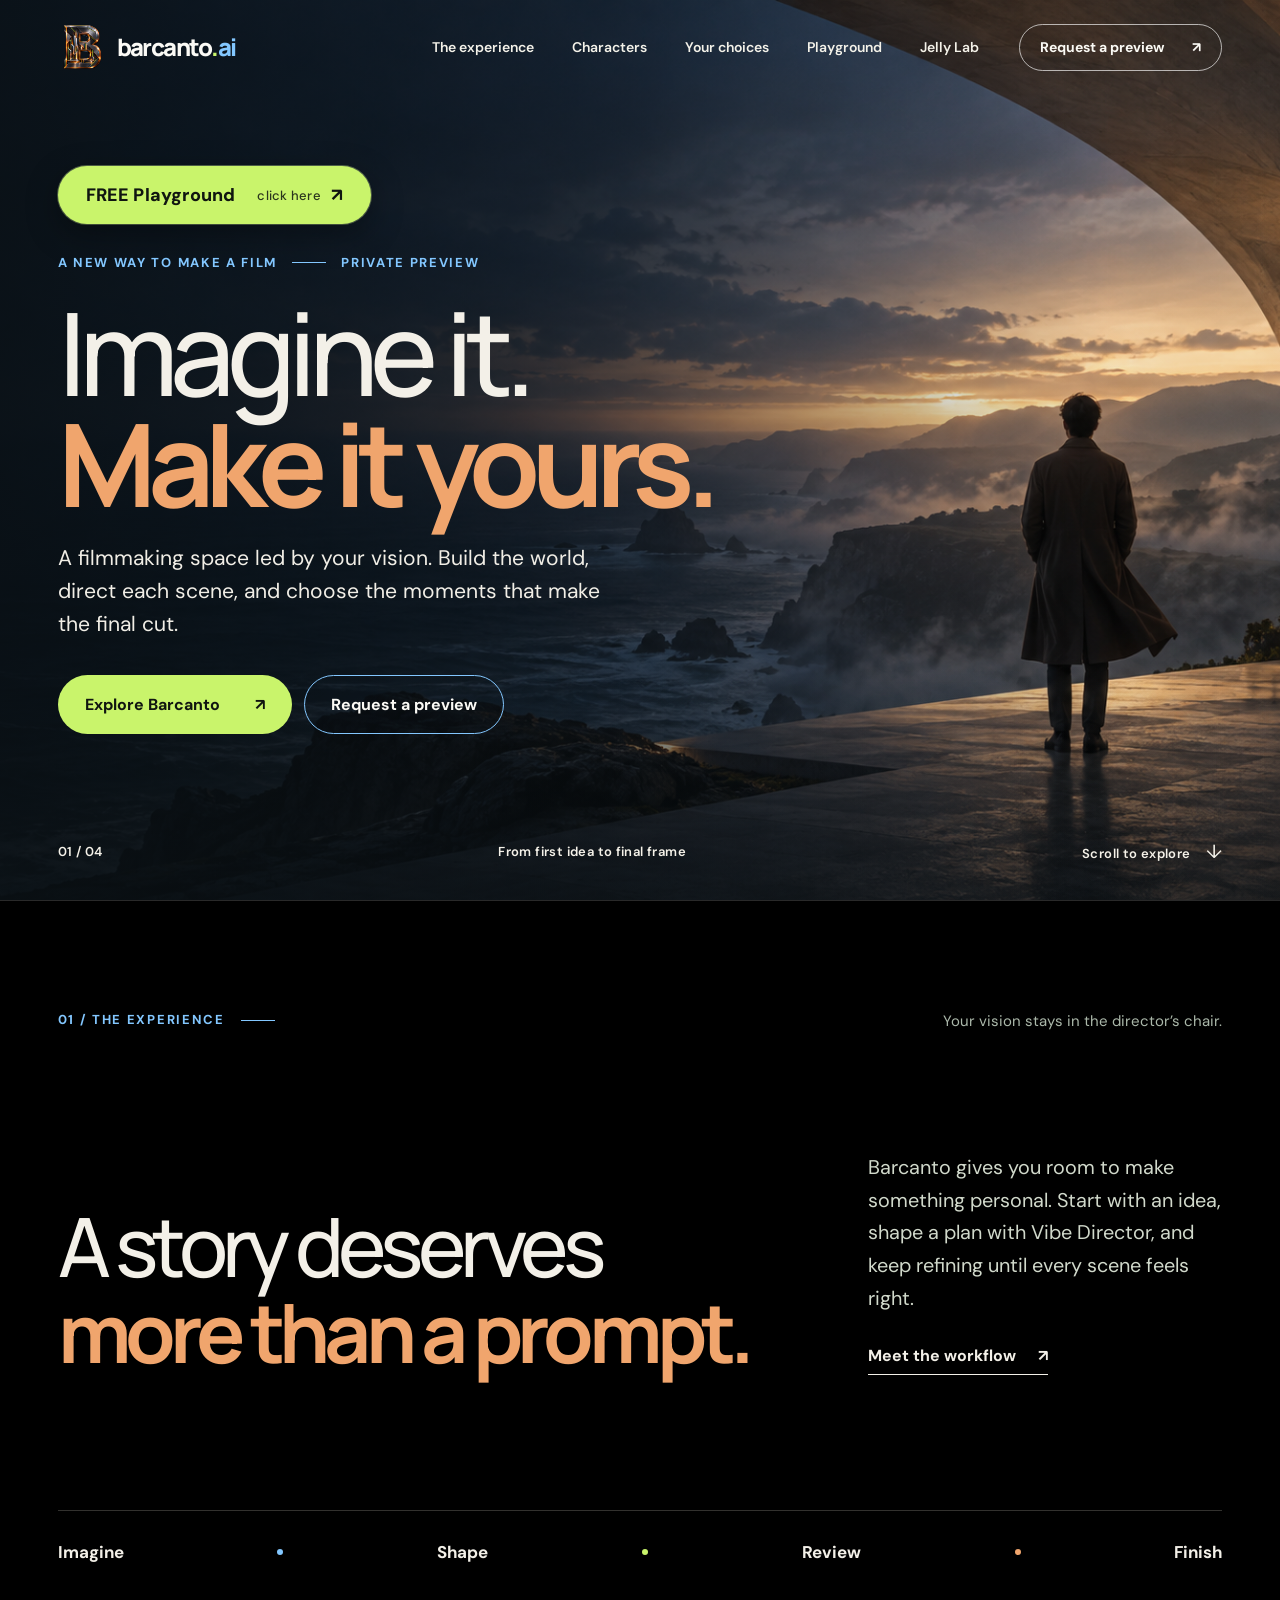
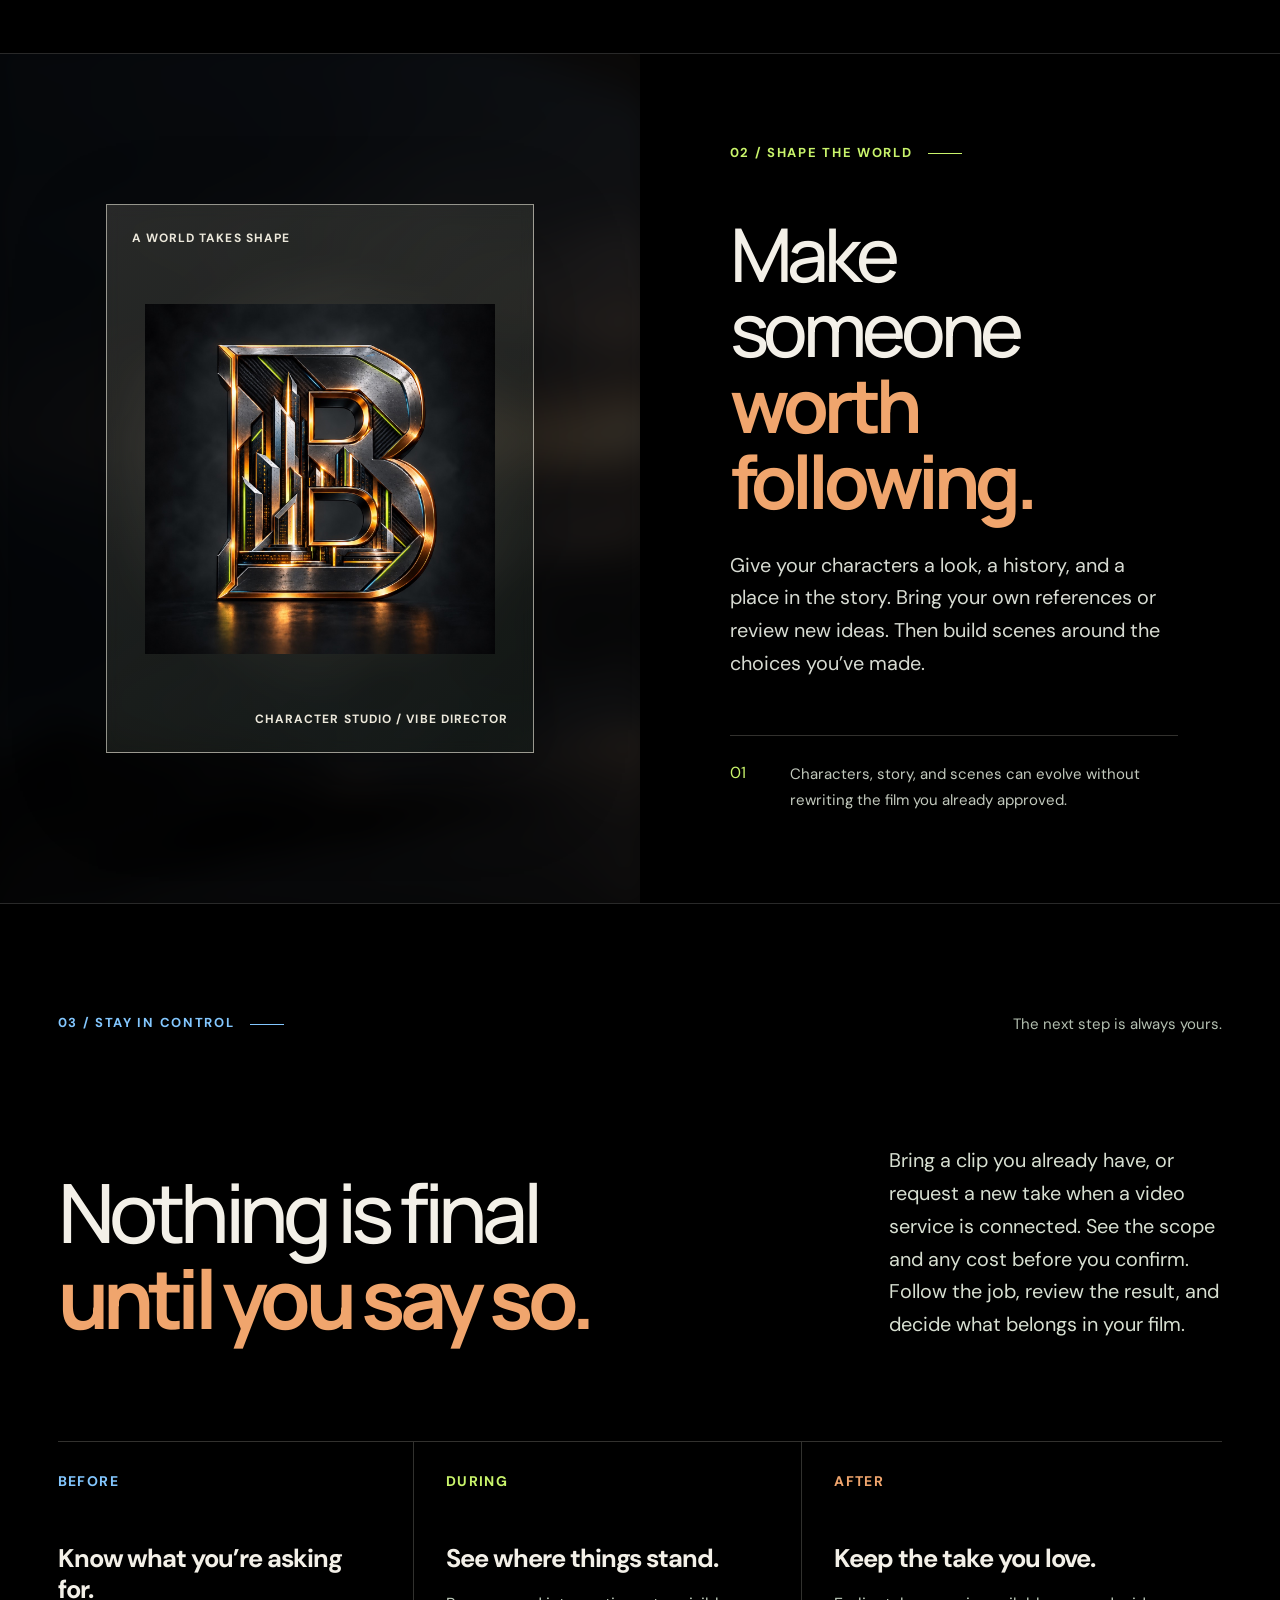
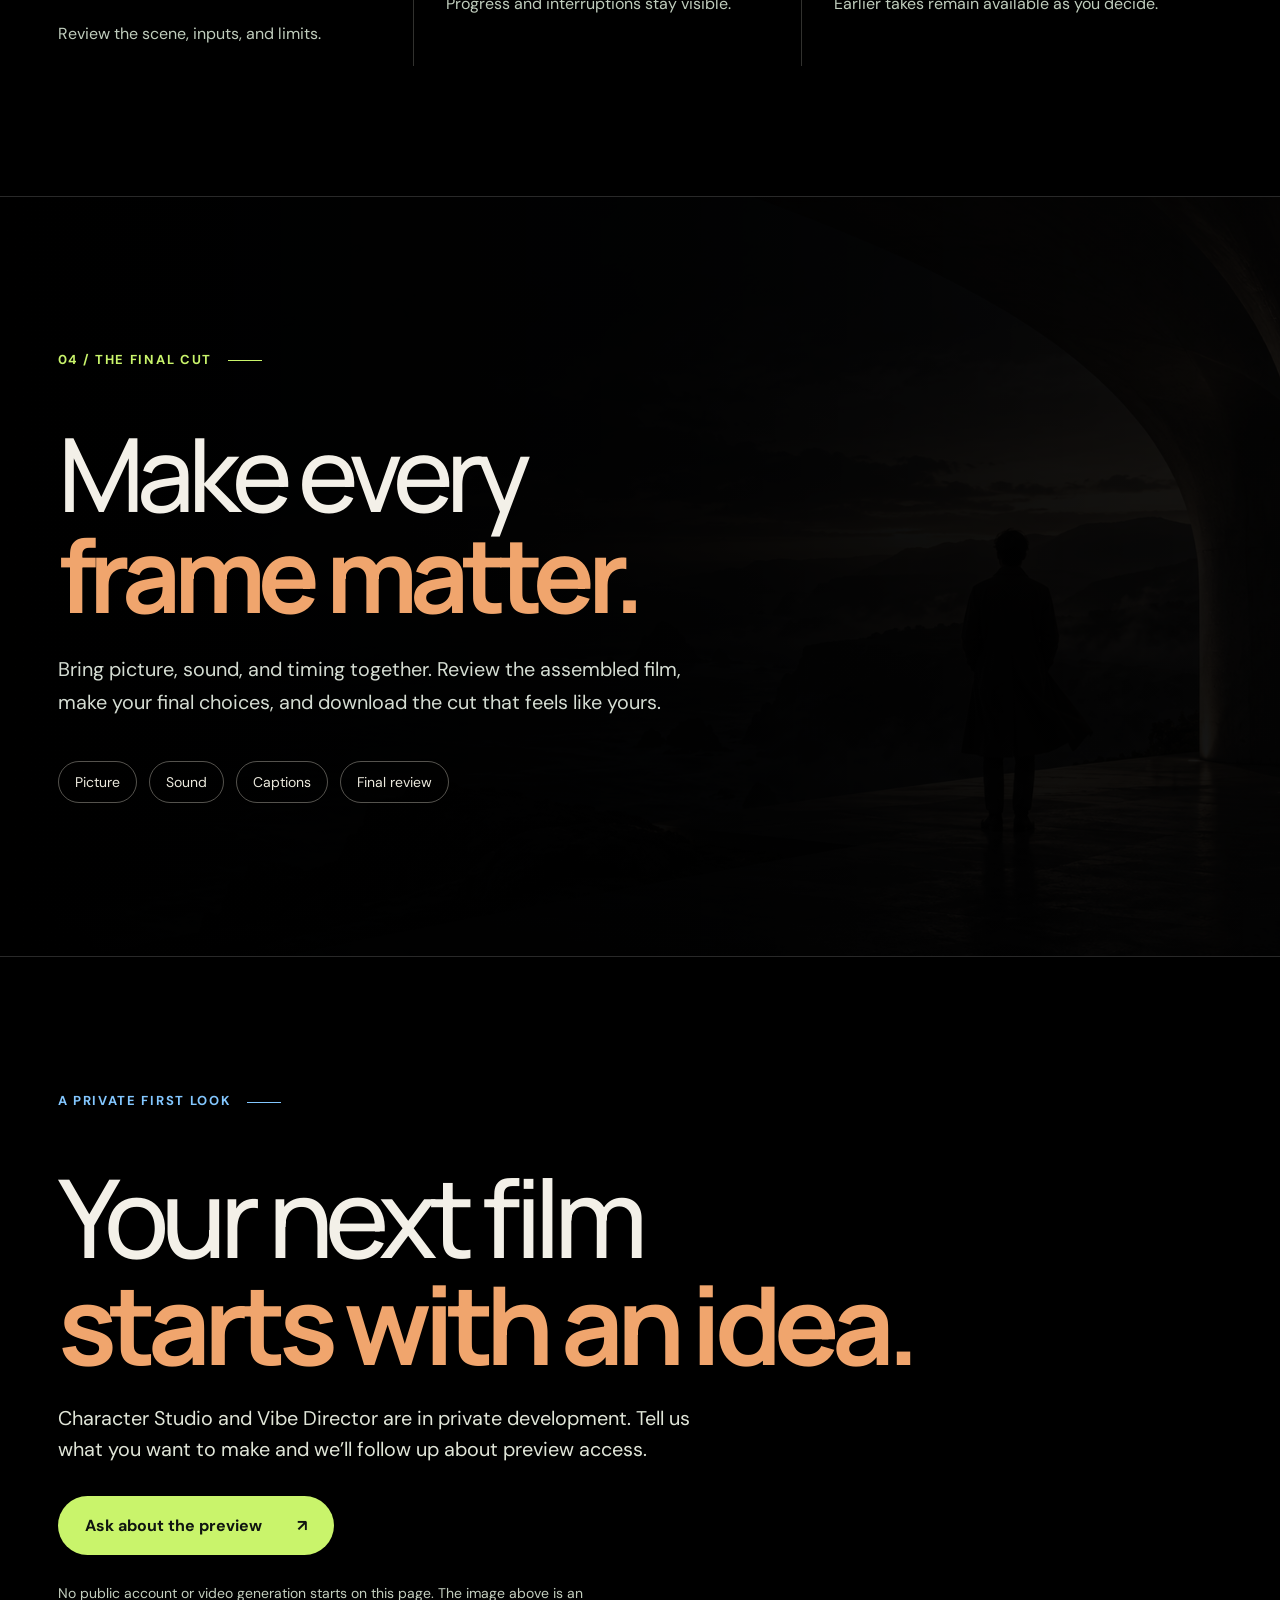
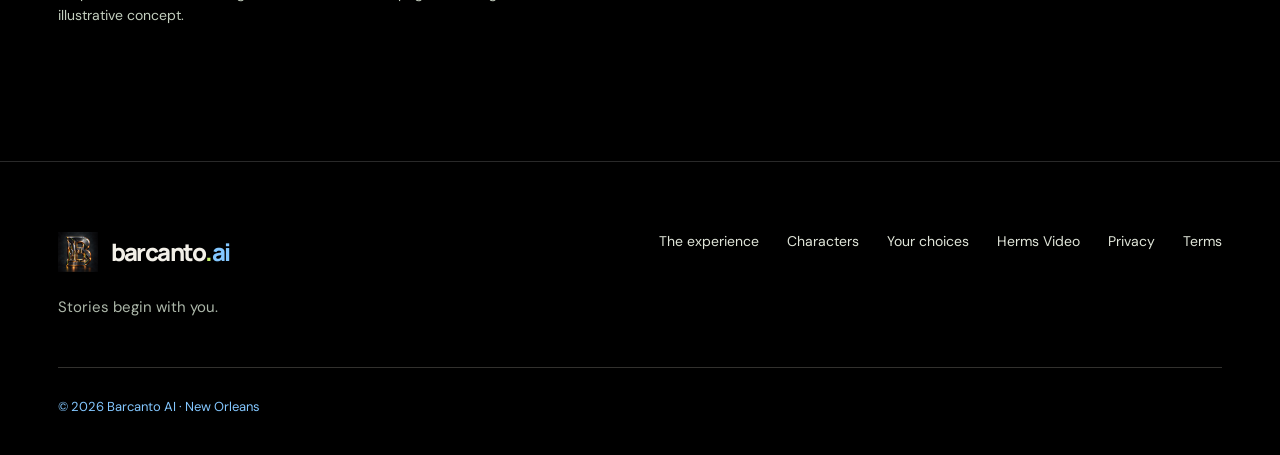
<file: index.html>
<!doctype html>
<html lang="en">
<head>
  <meta charset="utf-8">
  <meta name="viewport" content="width=device-width, initial-scale=1">
  <meta name="theme-color" content="#101310">
  <title>Barcanto — Make the film only you can imagine</title>
  <meta name="description" content="Barcanto brings your story, characters, scenes, takes, and final cut into one thoughtful filmmaking experience. Private preview in development.">
  <meta property="og:title" content="Barcanto — Make the film only you can imagine">
  <meta property="og:description" content="Your story leads. Shape characters and scenes with Vibe Director, review every choice, and make a film that feels like yours.">
  <meta property="og:type" content="website">
  <meta property="og:url" content="https://barcanto.ai/">
  <link rel="canonical" href="https://barcanto.ai/">
  <link rel="icon" type="image/jpeg" href="/assets/images/barcanto-b-metal-city-20260929.jpg">
  <link rel="preconnect" href="https://fonts.googleapis.com">
  <link rel="preconnect" href="https://fonts.gstatic.com" crossorigin>
  <link href="https://fonts.googleapis.com/css2?family=DM+Sans:wght@400;500;600;700&family=Manrope:wght@400;500;600;700;800&display=swap" rel="stylesheet">
  <link rel="stylesheet" href="/director.css?v=free-playground-20261004-6">
  <script src="/app.js?v=cinematic-20260927-1" defer></script>
  <script data-goatcounter="https://barcanto.goatcounter.com/count" async src="//gc.zgo.at/count.js"></script>
</head>
<body>
  <a class="skip-link" href="#main">Skip to content</a>
  <header class="site-header" id="top">
    <a class="brand" href="#top" aria-label="Barcanto AI home"><span class="brand-mark" aria-hidden="true"><img src="/assets/images/barcanto-b-header-cutout-20260929.png" alt=""></span><span>barcanto<span class="brand-period">.</span><span class="brand-ai">ai</span></span></a>
    <button class="menu-button" type="button" aria-label="Open menu" aria-expanded="false" aria-controls="site-nav"><span></span><span></span></button>
    <nav id="site-nav" aria-label="Primary navigation">
      <a href="#experience">The experience</a>
      <a href="#characters">Characters</a>
      <a href="#control">Your choices</a>
      <a href="/playground/">Playground</a>
      <a href="/jelly-lab/">Jelly Lab</a>
    </nav>
    <a class="header-cta" href="#preview">Request a preview <span aria-hidden="true">↗</span></a>
  </header>

  <main id="main">
    <section class="hero" aria-labelledby="hero-title">
      <img class="hero-image" src="/assets/images/barcanto-cinematic-coast-2026.png" alt="Illustrative film still: a person faces a misty coastline beneath a sculptural stone canopy" fetchpriority="high">
      <div class="hero-veil" aria-hidden="true"></div>
      <div class="hero-content">
        <a class="free-playground-btn" href="/playground/"><span class="fp-label">FREE Playground</span><span class="fp-trail"><span class="fp-click">click here</span> <span aria-hidden="true">↗</span></span></a>
        <p class="eyebrow">A new way to make a film <span class="eyebrow-rule" aria-hidden="true"></span> Private preview</p>
        <h1 id="hero-title">Imagine it.<br><em>Make it yours.</em></h1>
        <p class="hero-lead">A filmmaking space led by your vision. Build the world, direct each scene, and choose the moments that make the final cut.</p>
        <div class="hero-actions">
          <a class="button button-light" href="#experience">Explore Barcanto <span aria-hidden="true">↗</span></a>
          <a class="button button-outline" href="#preview">Request a preview</a>
        </div>
      </div>
      <div class="hero-caption"><span>01 / 04</span><span>From first idea to final frame</span><span>Scroll to explore <b aria-hidden="true">↓</b></span></div>
    </section>

    <section class="intro section" id="experience" aria-labelledby="experience-title">
      <div class="section-head"><p class="section-label">01 / The experience</p><p class="section-side">Your vision stays in the director’s chair.</p></div>
      <div class="intro-layout">
        <h2 id="experience-title">A story deserves<br><em>more than a prompt.</em></h2>
        <div class="intro-copy"><p>Barcanto gives you room to make something personal. Start with an idea, shape a plan with Vibe Director, and keep refining until every scene feels right.</p><a class="text-link" href="#characters">Meet the workflow <span aria-hidden="true">↗</span></a></div>
      </div>
      <div class="chapter-line" aria-label="Filmmaking stages"><span>Imagine</span><i aria-hidden="true"></i><span>Shape</span><i aria-hidden="true"></i><span>Review</span><i aria-hidden="true"></i><span>Finish</span></div>
    </section>

    <section class="characters section" id="characters" aria-labelledby="characters-title">
      <div class="chapter-visual" aria-hidden="true"><div class="chapter-visual-glow"></div><div class="chapter-visual-frame"><span class="frame-top">A WORLD TAKES SHAPE</span><img class="frame-mark" src="/assets/images/barcanto-b-metal-city-20260929.jpg" alt=""><span class="frame-bottom">CHARACTER STUDIO / VIBE DIRECTOR</span></div></div>
      <div class="chapter-copy"><p class="section-label">02 / Shape the world</p><h2 id="characters-title">Make someone<br><em>worth following.</em></h2><p>Give your characters a look, a history, and a place in the story. Bring your own references or review new ideas. Then build scenes around the choices you’ve made.</p><div class="chapter-note"><span>01</span><p>Characters, story, and scenes can evolve without rewriting the film you already approved.</p></div></div>
    </section>

    <section class="control section" id="control" aria-labelledby="control-title">
      <div class="section-head"><p class="section-label">03 / Stay in control</p><p class="section-side">The next step is always yours.</p></div>
      <div class="control-layout"><h2 id="control-title">Nothing is final<br><em>until you say so.</em></h2><p>Bring a clip you already have, or request a new take when a video service is connected. See the scope and any cost before you confirm. Follow the job, review the result, and decide what belongs in your film.</p></div>
      <div class="choice-list">
        <div><span>Before</span><strong>Know what you’re asking for.</strong><p>Review the scene, inputs, and limits.</p></div>
        <div><span>During</span><strong>See where things stand.</strong><p>Progress and interruptions stay visible.</p></div>
        <div><span>After</span><strong>Keep the take you love.</strong><p>Earlier takes remain available as you decide.</p></div>
      </div>
    </section>

    <section class="finish section" id="finish" aria-labelledby="finish-title"><div class="finish-inner"><p class="section-label">04 / The final cut</p><h2 id="finish-title">Make every<br><em>frame matter.</em></h2><p>Bring picture, sound, and timing together. Review the assembled film, make your final choices, and download the cut that feels like yours.</p><div class="finish-details"><span>Picture</span><span>Sound</span><span>Captions</span><span>Final review</span></div></div></section>

    <section class="preview section" id="preview" aria-labelledby="preview-title"><div class="preview-inner"><p class="section-label">A private first look</p><h2 id="preview-title">Your next film<br><em>starts with an idea.</em></h2><p>Character Studio and Vibe Director are in private development. Tell us what you want to make and we’ll follow up about preview access.</p><a class="button button-dark" href="mailto:hello@barcanto.ai?subject=Barcanto%20Vibe%20Director%20preview&body=My%20film%20idea%3A%0A">Ask about the preview <span aria-hidden="true">↗</span></a><small>No public account or video generation starts on this page. The image above is an illustrative concept.</small></div></section>
  </main>

  <footer class="site-footer"><div><a class="brand" href="#top" aria-label="Barcanto AI home"><span class="brand-mark" aria-hidden="true"><img src="/assets/images/barcanto-b-metal-city-20260929.jpg" alt=""></span><span>barcanto<span class="brand-period">.</span><span class="brand-ai">ai</span></span></a><p>Stories begin with you.</p></div><nav aria-label="Footer navigation"><a href="#experience">The experience</a><a href="#characters">Characters</a><a href="#control">Your choices</a><a href="/herms-video.html">Herms Video</a><a href="/privacy.html">Privacy</a><a href="/terms.html">Terms</a></nav><small>© 2026 Barcanto AI · New Orleans</small></footer>
</body>
</html>
</file>
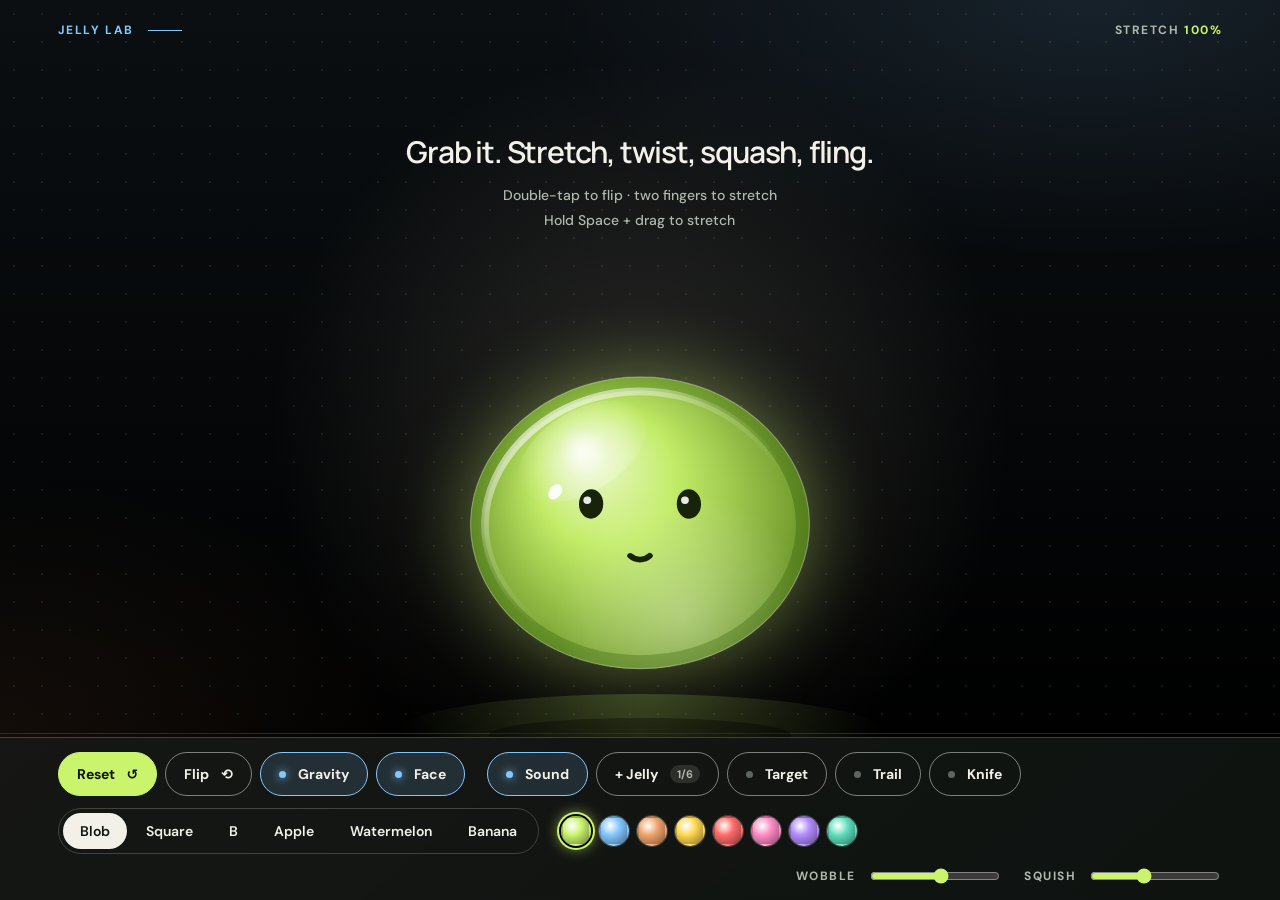
<file: jelly-lab/index.html>
<!doctype html>
<html lang="en">
<head>
  <meta charset="utf-8">
  <meta name="viewport" content="width=device-width, initial-scale=1, viewport-fit=cover, maximum-scale=1, user-scalable=no">
  <meta name="theme-color" content="#000000">
  <meta name="apple-mobile-web-app-capable" content="yes">
  <meta name="mobile-web-app-capable" content="yes">
  <meta name="apple-mobile-web-app-status-bar-style" content="black-translucent">
  <title>Jelly Lab</title>
  <meta name="description" content="Grab it, stretch it, twist it, fling it. A soft-body toy that always wobbles back.">
  <meta property="og:title" content="Jelly Lab">
  <meta property="og:description" content="Grab it, stretch it, twist it, fling it. A soft-body jelly toy.">
  <link rel="icon" type="image/png" href="/jelly-lab/icon.png">
  <link rel="apple-touch-icon" href="/jelly-lab/icon.png">
  <link rel="preconnect" href="https://fonts.googleapis.com">
  <link rel="preconnect" href="https://fonts.gstatic.com" crossorigin>
  <link href="https://fonts.googleapis.com/css2?family=DM+Sans:wght@400;500;600;700&family=Manrope:wght@400;500;600;700;800&display=swap" rel="stylesheet">
  <script type="module" crossorigin src="/jelly-lab/assets/index-Ic5uyQEL.js"></script>
  <link rel="stylesheet" crossorigin href="/jelly-lab/assets/index-E_13_BQb.css">
  <script data-goatcounter="https://barcanto.goatcounter.com/count" async src="//gc.zgo.at/count.js"></script>
</head>
<body>
  <main id="app"></main>
</body>
</html>
</file>
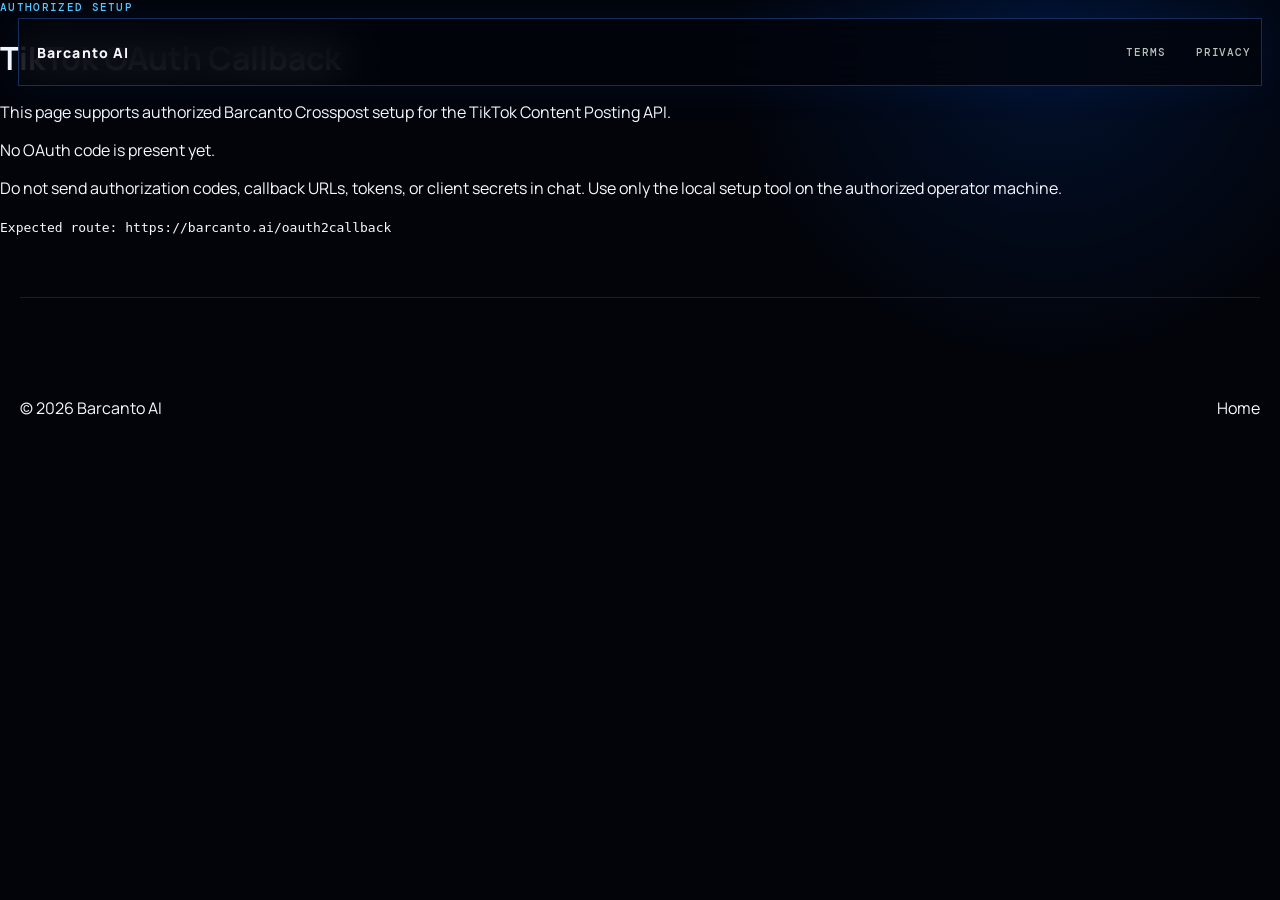
<file: oauth2callback/index.html>
<!doctype html>
<html lang="en">
<head>
  <meta charset="utf-8">
  <meta name="viewport" content="width=device-width, initial-scale=1">
  <title>TikTok OAuth Callback - Barcanto AI</title>
  <meta name="robots" content="noindex,nofollow">
  <link rel="stylesheet" href="/styles.css">
</head>
<body>
  <header class="site-header">
    <a class="brand" href="/">Barcanto AI</a>
    <nav aria-label="Primary navigation">
      <a href="/terms.html">Terms</a>
      <a href="/privacy.html">Privacy</a>
    </nav>
  </header>
  <main class="panel">
    <p class="eyebrow">Authorized setup</p>
    <h1>TikTok OAuth Callback</h1>
    <p>This page supports authorized Barcanto Crosspost setup for the TikTok Content Posting API.</p>
    <p id="status">Waiting for TikTok callback parameters.</p>
    <p class="small">Do not send authorization codes, callback URLs, tokens, or client secrets in chat. Use only the local setup tool on the authorized operator machine.</p>
    <code id="output" class="callback-output"></code>
  </main>
  <footer><span>© 2026 Barcanto AI</span><span><a href="/">Home</a></span></footer>
  <script>
    const params = new URLSearchParams(window.location.search);
    const status = document.getElementById("status");
    const output = document.getElementById("output");
    const code = params.get("code");
    const error = params.get("error");
    if (code) {
      status.textContent = "Authorization code received. Return to the local setup tool on the authorized operator machine.";
      output.textContent = "Code present in URL query. Do not share it in chat.";
    } else if (error) {
      status.textContent = "TikTok returned an OAuth error.";
      output.textContent = error;
    } else {
      status.textContent = "No OAuth code is present yet.";
      output.textContent = "Expected route: https://barcanto.ai/oauth2callback";
    }
  </script>
</body>
</html>
</file>
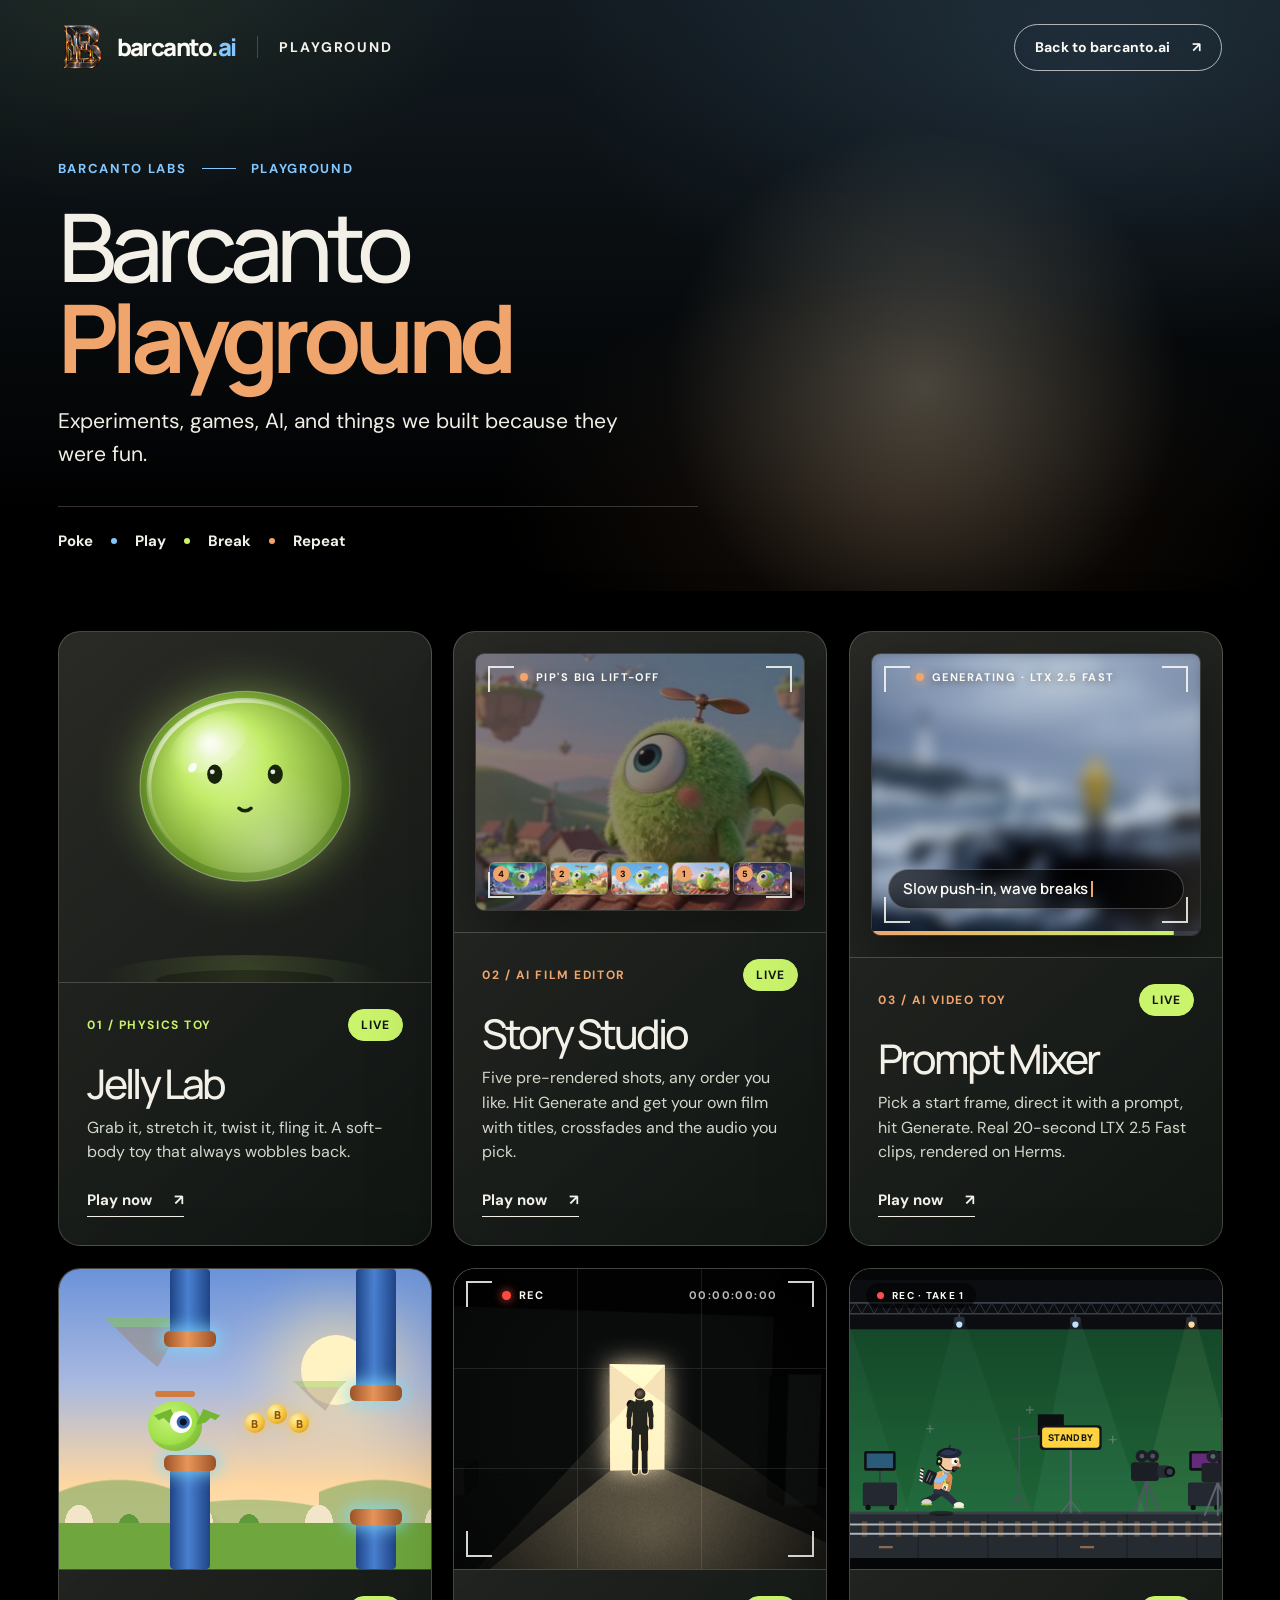
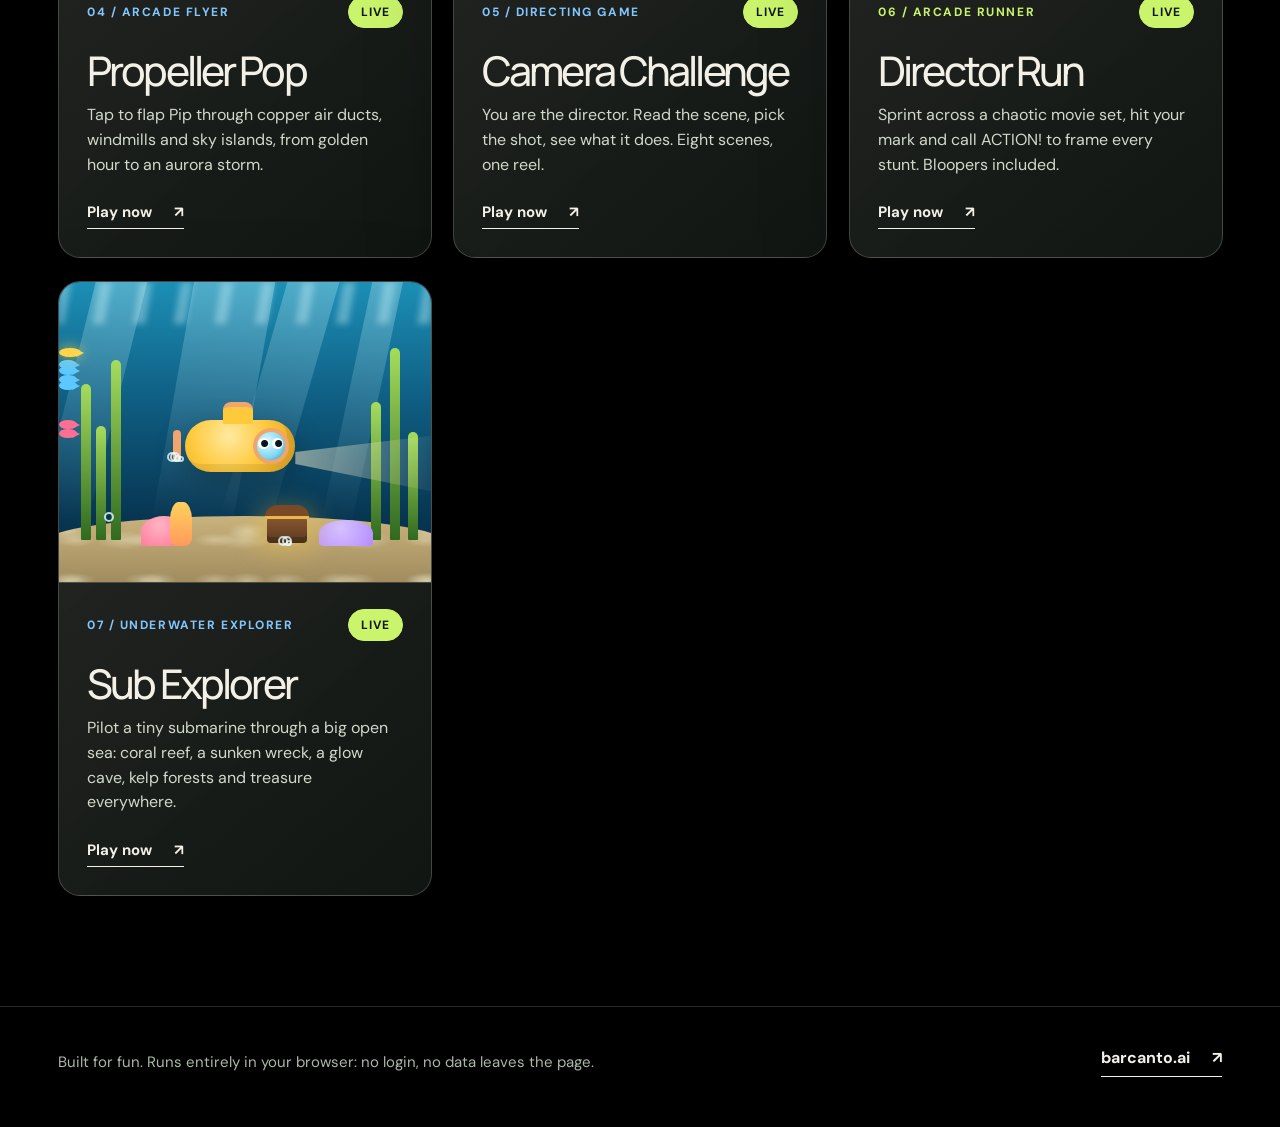
<file: playground/index.html>
<!doctype html>
<html lang="en">
<head>
  <meta charset="utf-8">
  <meta name="viewport" content="width=device-width, initial-scale=1, viewport-fit=cover">
  <meta name="theme-color" content="#101310">
  <title>Barcanto Playground</title>
  <meta name="description" content="Experiments, games, AI, and things we built because they were fun.">
  <link rel="icon" type="image/png" href="/brand/barcanto-b.png">
  <link rel="preconnect" href="https://fonts.googleapis.com">
  <link rel="preconnect" href="https://fonts.gstatic.com" crossorigin>
  <link href="https://fonts.googleapis.com/css2?family=DM+Sans:wght@400;500;600;700&family=Manrope:wght@400;500;600;700;800&display=swap" rel="stylesheet">
  <script data-goatcounter="https://barcanto.goatcounter.com/count" async src="//gc.zgo.at/count.js"></script>
  <script type="module" crossorigin src="/playground-assets/index-BddMAHoF.js"></script>
  <link rel="stylesheet" crossorigin href="/playground-assets/index-Cl1xWfwL.css">
</head>
<body>
  <a class="skip-link" href="#app">Skip to content</a>
  <div id="app"></div>
</body>
</html>
</file>
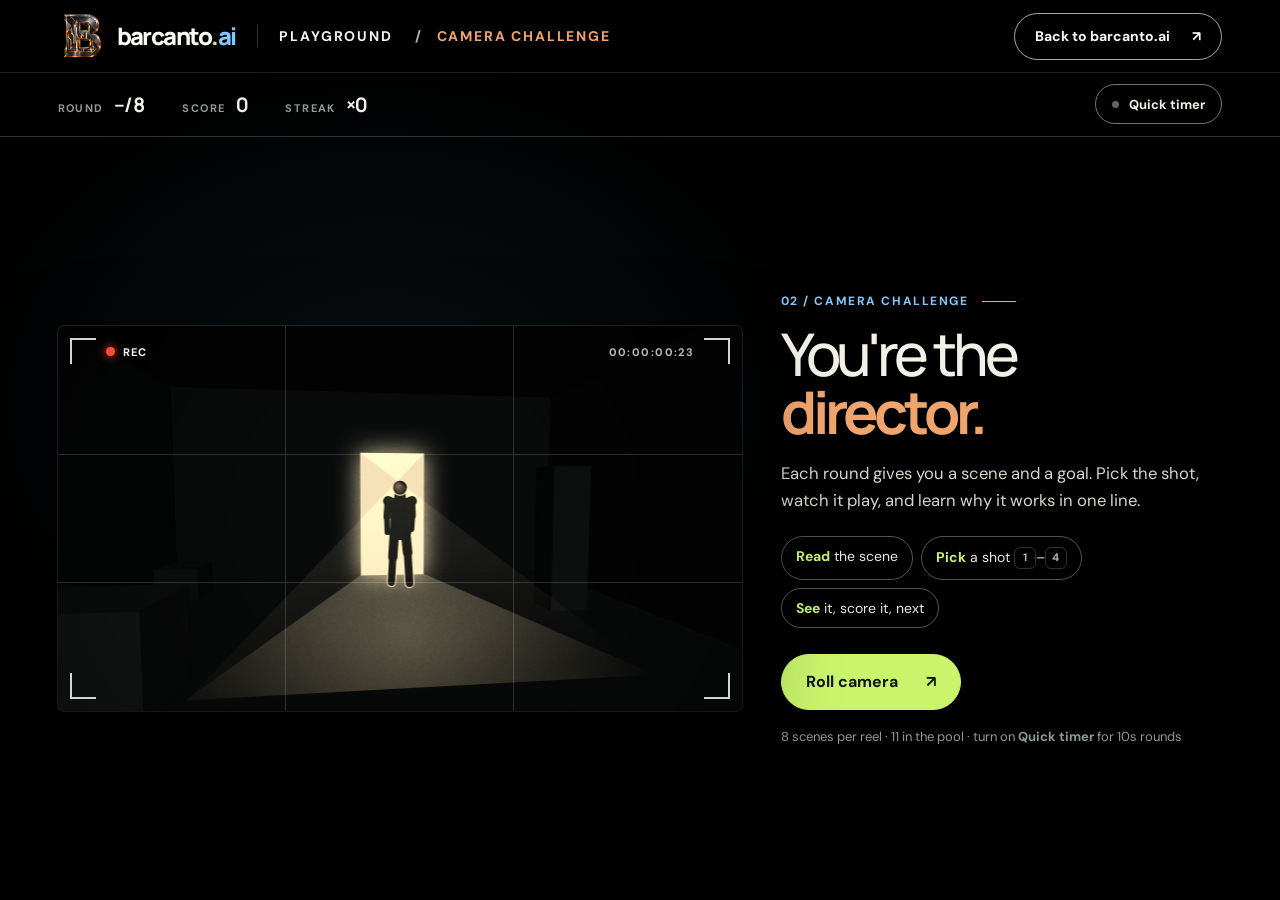
<file: playground/camera-challenge/index.html>
<!doctype html>
<html lang="en">
<head>
  <meta charset="utf-8">
  <meta name="viewport" content="width=device-width, initial-scale=1, viewport-fit=cover">
  <meta name="theme-color" content="#101310">
  <title>Barcanto Playground</title>
  <meta name="description" content="Experiments, games, AI, and things we built because they were fun.">
  <link rel="icon" type="image/png" href="/brand/barcanto-b.png">
  <link rel="preconnect" href="https://fonts.googleapis.com">
  <link rel="preconnect" href="https://fonts.gstatic.com" crossorigin>
  <link href="https://fonts.googleapis.com/css2?family=DM+Sans:wght@400;500;600;700&family=Manrope:wght@400;500;600;700;800&display=swap" rel="stylesheet">
  <script data-goatcounter="https://barcanto.goatcounter.com/count" async src="//gc.zgo.at/count.js"></script>
  <script type="module" crossorigin src="/playground-assets/index-C5_UWQkX.js"></script>
  <link rel="stylesheet" crossorigin href="/playground-assets/index-thoZXIUL.css">
</head>
<body>
  <a class="skip-link" href="#app">Skip to content</a>
  <div id="app"></div>
</body>
</html>
</file>
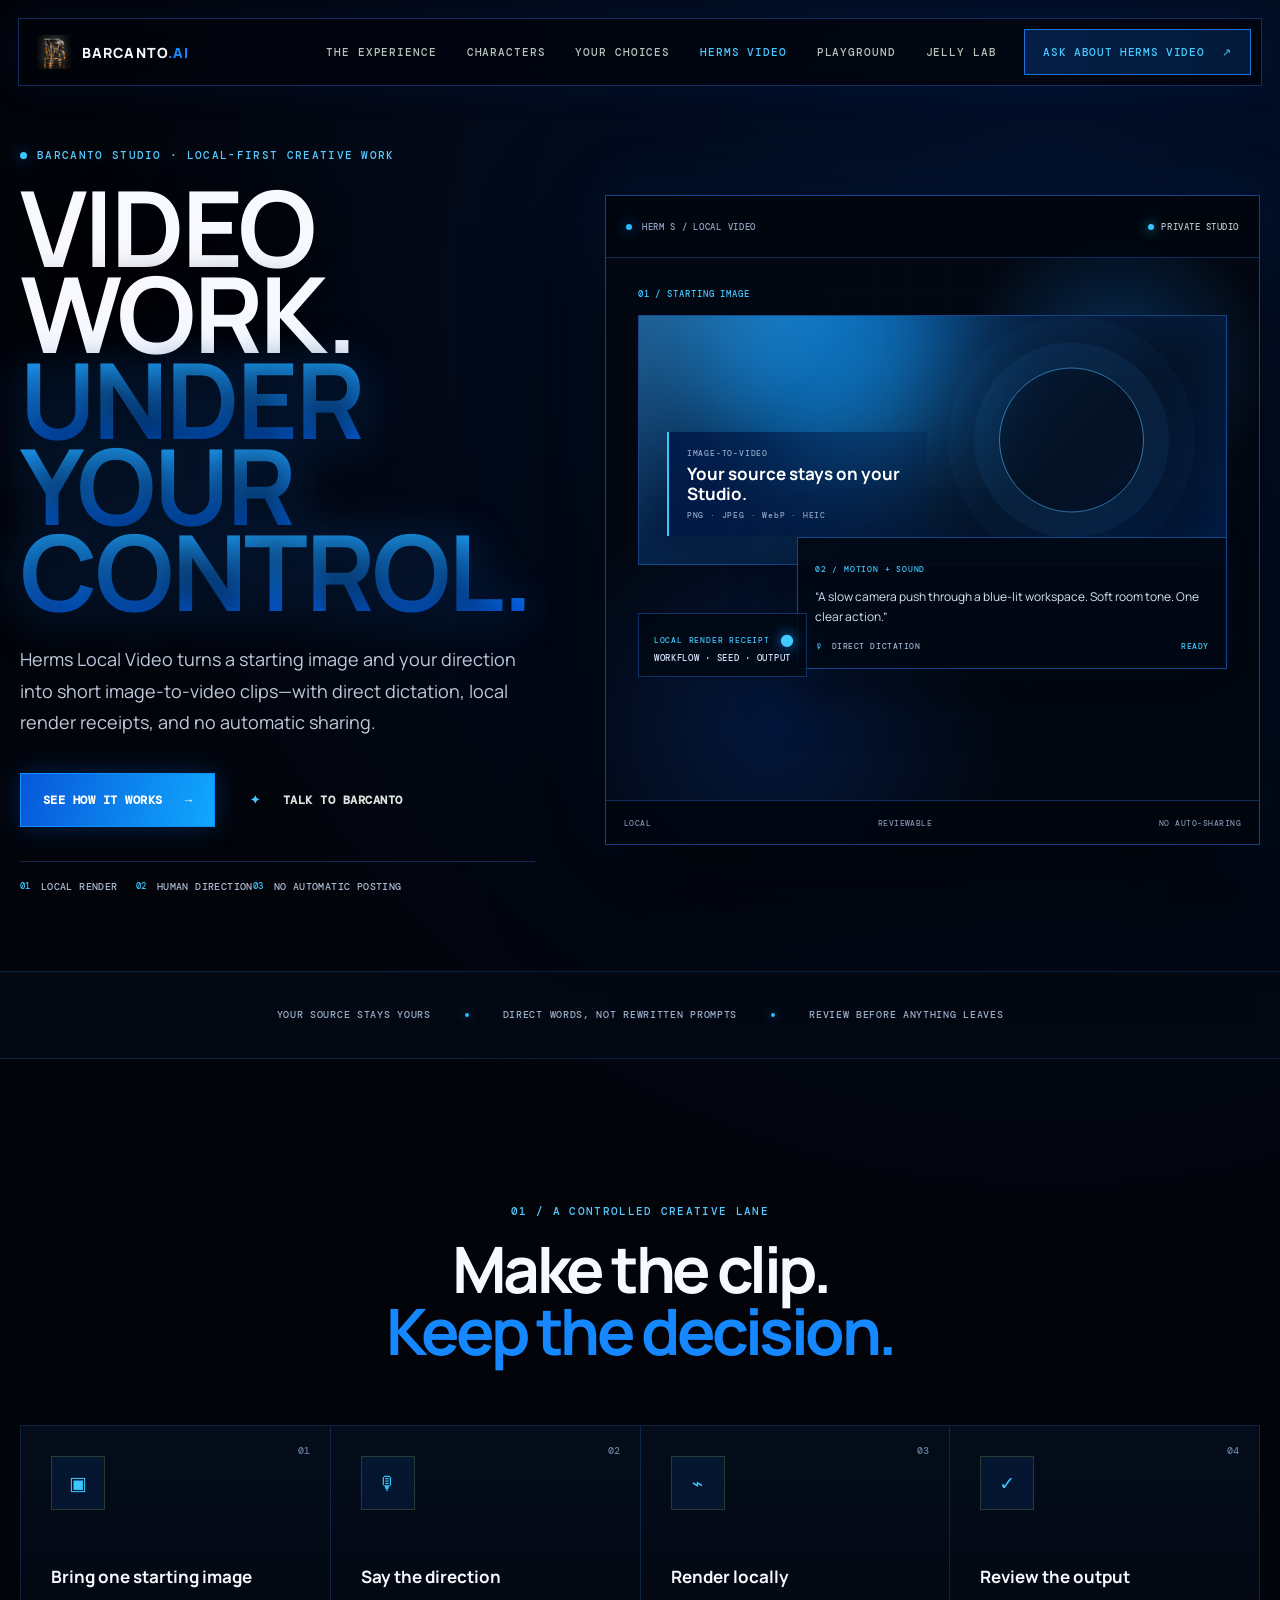
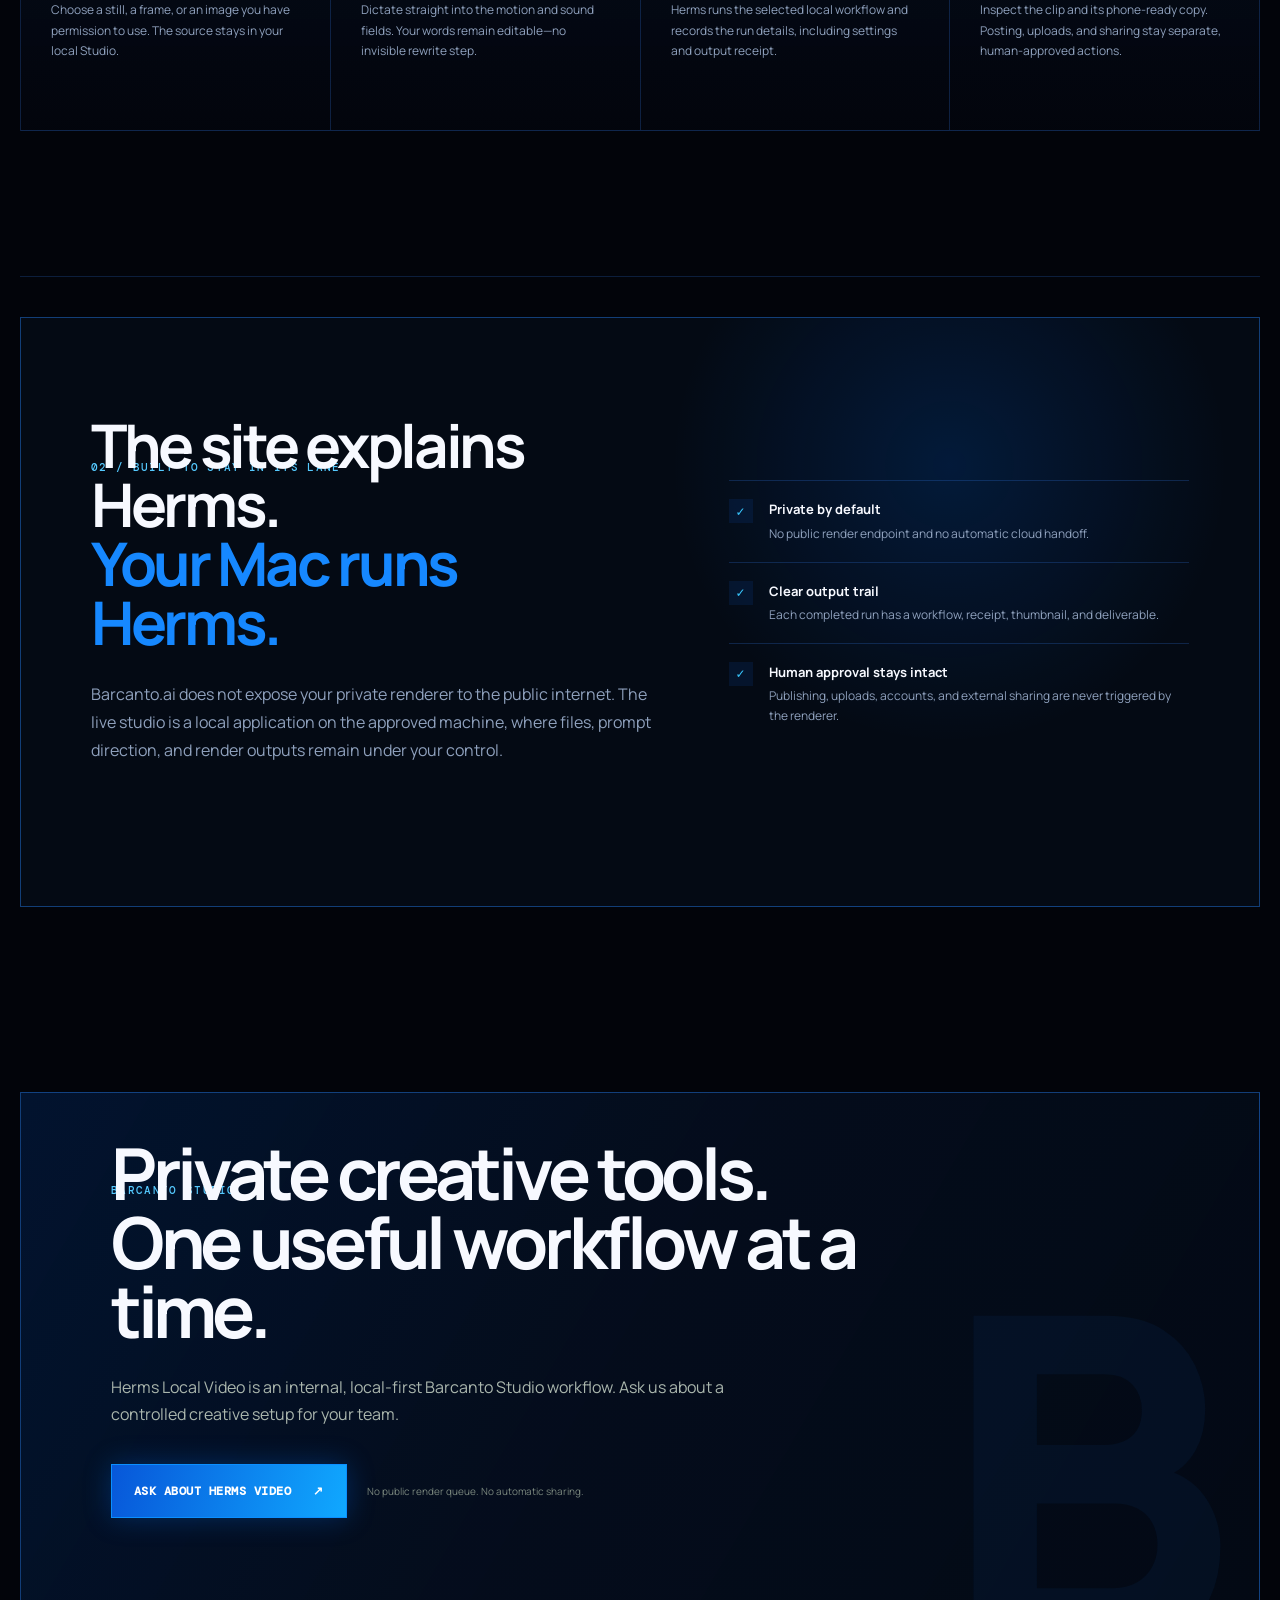
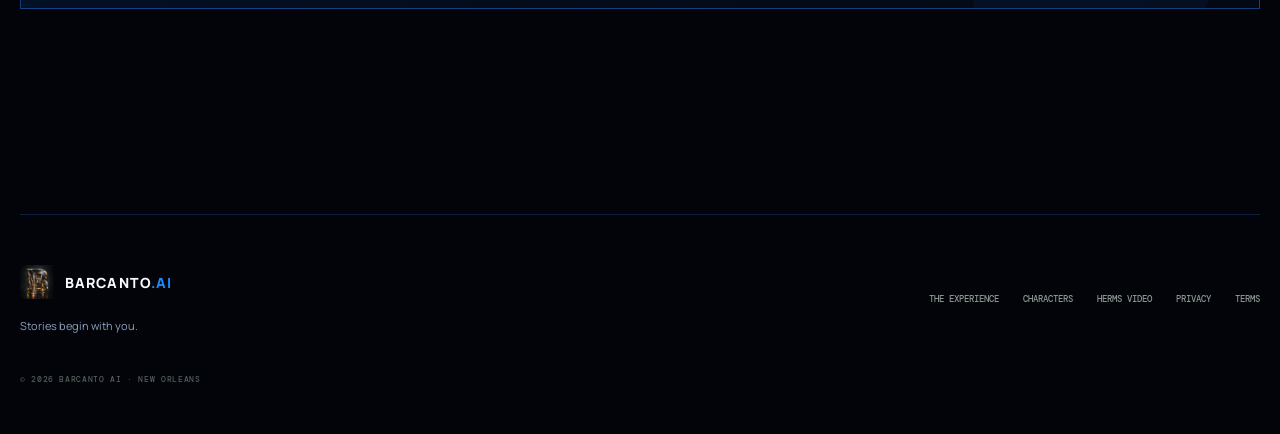
<file: herms-video.html>
<!doctype html>
<html lang="en">
<head>
  <meta charset="utf-8">
  <meta name="viewport" content="width=device-width, initial-scale=1">
  <title>Herms Local Video — Barcanto AI</title>
  <meta name="description" content="Herms Local Video is Barcanto's private, local-first image-to-video studio for controlled creative work on your own Mac.">
  <meta property="og:title" content="Herms Local Video — Barcanto AI">
  <meta property="og:description" content="A private, local-first image-to-video studio with direct dictation, visible render receipts, and no automatic sharing.">
  <meta property="og:type" content="website">
  <meta property="og:url" content="https://barcanto.ai/herms-video.html">
  <meta name="theme-color" content="#02040a">
  <link rel="icon" type="image/jpeg" href="/assets/images/barcanto-b-metal-city-20260929.jpg">
  <link rel="canonical" href="https://barcanto.ai/herms-video.html">
  <link rel="stylesheet" href="/styles.css?v=metal-city-logo-20260929-1">
  <link rel="stylesheet" href="/herms-video.css?v=herms-video-20260812-1">
  <script src="/app.js?v=blue-platform-integration-20260715-1" defer></script>
  <script data-goatcounter="https://barcanto.goatcounter.com/count" async src="//gc.zgo.at/count.js"></script>
</head>
<body class="herms-page">
  <div class="page-glow" aria-hidden="true"></div>
  <header class="site-header">
    <a class="brand" href="/" aria-label="Barcanto AI home"><span class="brand-mark brand-mark-image" aria-hidden="true"><img src="/assets/images/barcanto-b-metal-city-20260929.jpg" alt=""></span><span>BARCANTO<em>.AI</em></span></a>
    <button class="menu-button" type="button" aria-expanded="false" aria-controls="site-nav"><span></span><span></span></button>
    <nav id="site-nav" aria-label="Primary navigation">
      <a href="/#experience">The experience</a><a href="/#characters">Characters</a><a href="/#control">Your choices</a><a href="/herms-video.html" aria-current="page">Herms Video</a><a href="/playground/">Playground</a><a href="/jelly-lab/">Jelly Lab</a>
    </nav>
    <a class="header-cta" href="mailto:hello@barcanto.ai?subject=Herms%20Local%20Video"><span>Ask about Herms Video</span> <span>↗</span></a>
  </header>

  <main>
    <section class="herms-hero">
      <div class="hero-grid" aria-hidden="true"></div>
      <div class="herms-copy">
        <p class="eyebrow"><span></span> BARCANTO STUDIO · LOCAL-FIRST CREATIVE WORK</p>
        <h1>Video work.<br><strong>Under your control.</strong></h1>
        <p class="hero-lead">Herms Local Video turns a starting image and your direction into short image-to-video clips—with direct dictation, local render receipts, and no automatic sharing.</p>
        <div class="hero-actions"><a class="button button-primary" href="#how-herms-works">See how it works <span>→</span></a><a class="button button-quiet" href="mailto:hello@barcanto.ai?subject=Herms%20Local%20Video"><span>✦</span> Talk to Barcanto</a></div>
        <ul class="trust-list"><li><i>01</i> Local render</li><li><i>02</i> Human direction</li><li><i>03</i> No automatic posting</li></ul>
      </div>
      <div class="herms-console" aria-label="Herms Local Video product preview">
        <div class="console-top"><div><span class="preview-dot"></span><b>HERM S / LOCAL VIDEO</b></div><span class="preview-status"><i></i> PRIVATE STUDIO</span></div>
        <div class="console-body">
          <div class="console-label">01 / STARTING IMAGE</div>
          <div class="source-frame"><div class="source-light"></div><div class="source-card"><span>IMAGE-TO-VIDEO</span><b>Your source stays on your Studio.</b><small>PNG · JPEG · WebP · HEIC</small></div><div class="camera-rings" aria-hidden="true"></div></div>
          <div class="prompt-preview"><span>02 / MOTION + SOUND</span><p>“A slow camera push through a blue-lit workspace. Soft room tone. One clear action.”</p><div><i>🎙</i> DIRECT DICTATION <em>READY</em></div></div>
          <div class="render-meter"><span>LOCAL RENDER RECEIPT</span><b>WORKFLOW · SEED · OUTPUT</b><i>●</i></div>
        </div>
        <div class="console-foot"><span>LOCAL</span><span>REVIEWABLE</span><span>NO AUTO-SHARING</span></div>
      </div>
    </section>

    <section class="principles" aria-label="Herms Video principles"><p>Your source stays yours</p><span></span><p>Direct words, not rewritten prompts</p><span></span><p>Review before anything leaves</p></section>

    <section class="herms-work section" id="how-herms-works">
      <div class="section-intro centered"><p class="section-kicker">01 / A controlled creative lane</p><h2>Make the clip.<br><span>Keep the decision.</span></h2></div>
      <div class="herms-steps">
        <article><span>01</span><div class="journey-icon">▣</div><h3>Bring one starting image</h3><p>Choose a still, a frame, or an image you have permission to use. The source stays in your local Studio.</p></article>
        <article><span>02</span><div class="journey-icon">🎙</div><h3>Say the direction</h3><p>Dictate straight into the motion and sound fields. Your words remain editable—no invisible rewrite step.</p></article>
        <article><span>03</span><div class="journey-icon">⌁</div><h3>Render locally</h3><p>Herms runs the selected local workflow and records the run details, including settings and output receipt.</p></article>
        <article><span>04</span><div class="journey-icon">✓</div><h3>Review the output</h3><p>Inspect the clip and its phone-ready copy. Posting, uploads, and sharing stay separate, human-approved actions.</p></article>
      </div>
    </section>

    <section class="herms-boundary section">
      <div class="boundary-panel">
        <div><p class="section-kicker">02 / Built to stay in its lane</p><h2>The site explains Herms.<br><span>Your Mac runs Herms.</span></h2><p>Barcanto.ai does not expose your private renderer to the public internet. The live studio is a local application on the approved machine, where files, prompt direction, and render outputs remain under your control.</p></div>
        <ul><li><i>✓</i><span><b>Private by default</b> No public render endpoint and no automatic cloud handoff.</span></li><li><i>✓</i><span><b>Clear output trail</b> Each completed run has a workflow, receipt, thumbnail, and deliverable.</span></li><li><i>✓</i><span><b>Human approval stays intact</b> Publishing, uploads, accounts, and external sharing are never triggered by the renderer.</span></li></ul>
      </div>
    </section>

    <section class="early-access section"><div class="early-card"><p class="section-kicker">Barcanto Studio</p><h2>Private creative tools.<br>One useful workflow at a time.</h2><p>Herms Local Video is an internal, local-first Barcanto Studio workflow. Ask us about a controlled creative setup for your team.</p><div class="early-actions"><a class="button button-primary" href="mailto:hello@barcanto.ai?subject=Herms%20Local%20Video"><span>Ask about Herms Video</span> <span>↗</span></a><span>No public render queue. No automatic sharing.</span></div></div></section>
  </main>
  <footer><div><a class="brand" href="/"><span class="brand-mark brand-mark-image" aria-hidden="true"><img src="/assets/images/barcanto-b-metal-city-20260929.jpg" alt=""></span><span>BARCANTO<em>.AI</em></span></a><p>Stories begin with you.</p></div><div class="footer-links"><a href="/#experience">The experience</a><a href="/#characters">Characters</a><a href="/herms-video.html">Herms Video</a><a href="/privacy.html">Privacy</a><a href="/terms.html">Terms</a></div><small>© 2026 BARCANTO AI · NEW ORLEANS</small></footer>
</body>
</html>
</file>
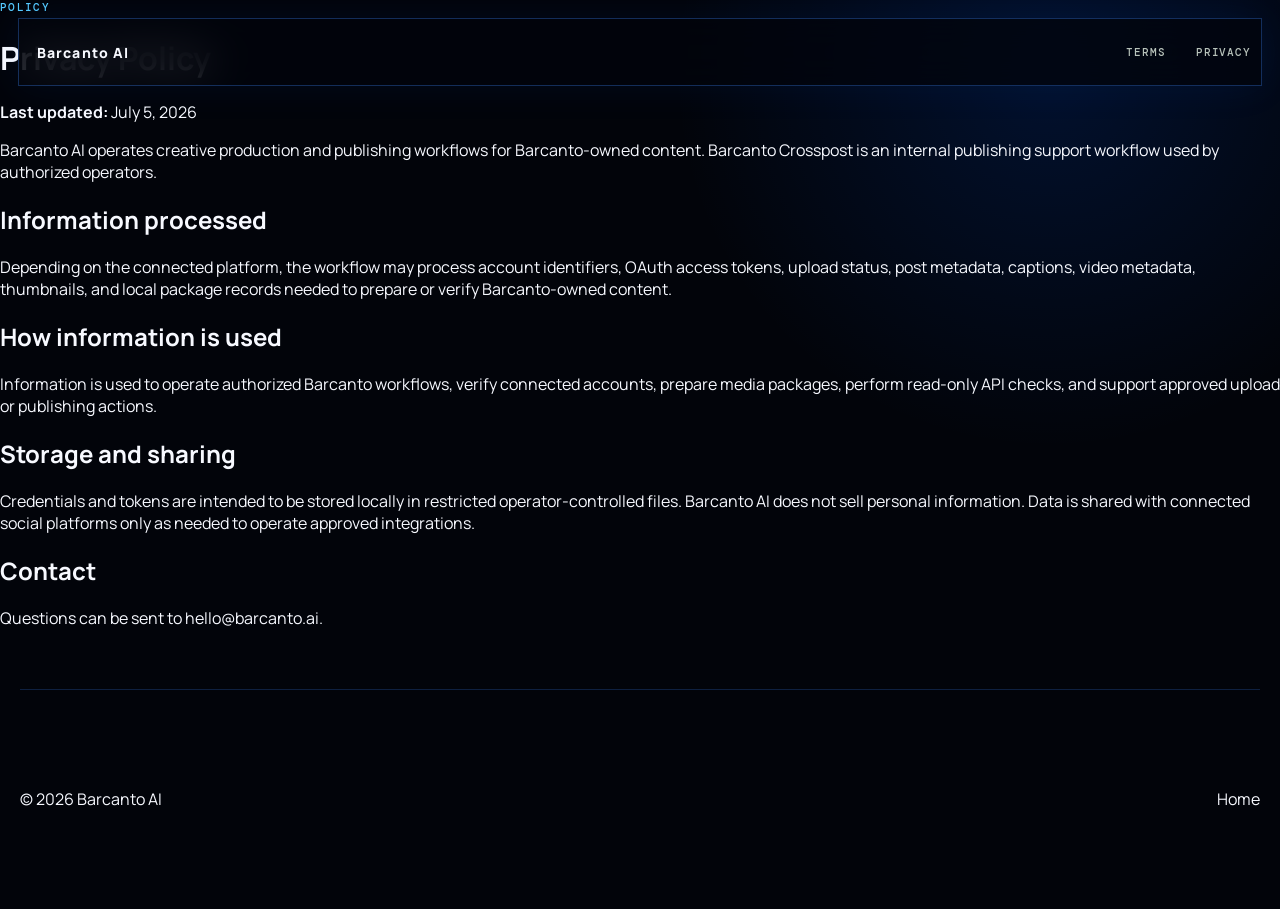
<file: privacy.html>
<!doctype html>
<html lang="en">
<head><meta charset="utf-8"><meta name="viewport" content="width=device-width, initial-scale=1"><title>Privacy Policy — Barcanto AI</title><meta name="description" content="Privacy policy for Barcanto AI and Barcanto Crosspost workflows."><link rel="canonical" href="https://barcanto.ai/privacy.html"><link rel="stylesheet" href="/styles.css"><script data-goatcounter="https://barcanto.goatcounter.com/count" async src="//gc.zgo.at/count.js"></script></head>
<body>
<header class="site-header"><a class="brand" href="/">Barcanto AI</a><nav><a href="/terms.html">Terms</a><a href="/privacy.html">Privacy</a></nav></header>
<main class="panel">
<p class="eyebrow">Policy</p><h1>Privacy Policy</h1><p><strong>Last updated:</strong> July 5, 2026</p>
<p>Barcanto AI operates creative production and publishing workflows for Barcanto-owned content. Barcanto Crosspost is an internal publishing support workflow used by authorized operators.</p>
<h2>Information processed</h2><p>Depending on the connected platform, the workflow may process account identifiers, OAuth access tokens, upload status, post metadata, captions, video metadata, thumbnails, and local package records needed to prepare or verify Barcanto-owned content.</p>
<h2>How information is used</h2><p>Information is used to operate authorized Barcanto workflows, verify connected accounts, prepare media packages, perform read-only API checks, and support approved upload or publishing actions.</p>
<h2>Storage and sharing</h2><p>Credentials and tokens are intended to be stored locally in restricted operator-controlled files. Barcanto AI does not sell personal information. Data is shared with connected social platforms only as needed to operate approved integrations.</p>
<h2>Contact</h2><p>Questions can be sent to <a href="mailto:hello@barcanto.ai">hello@barcanto.ai</a>.</p>
</main><footer><span>© 2026 Barcanto AI</span><span><a href="/">Home</a></span></footer>
</body></html>
</file>
<file: director.css>
:root {
  color-scheme: dark;
  --ink: #121612;
  --ink-soft: #1b211c;
  --cream: #f3f0e8;
  --white: #fbfaf5;
  --muted: #aeb8ad;
  --line-dark: rgba(247, 244, 231, .2);
  --accent: #c9f46b;
  --accent-blue: #83c7ff;
  --accent-copper: #f0a56d;
  --max: 1440px;
  font-family: 'DM Sans', system-ui, -apple-system, BlinkMacSystemFont, 'Segoe UI', sans-serif;
}
* { box-sizing: border-box; }
html { scroll-behavior: smooth; }
body { margin: 0; color: var(--cream); background: #000; overflow-x: hidden; }
a { color: inherit; text-decoration: none; }
button { color: inherit; font: inherit; }
img { max-width: 100%; }
::selection { background: var(--accent-blue); color: #07121a; }
.skip-link { position: fixed; z-index: 100; top: -80px; left: 16px; padding: 12px 16px; color: var(--ink); background: var(--white); }
.skip-link:focus { top: 16px; }
:focus-visible { outline: 2px solid var(--accent-blue); outline-offset: 5px; }

.site-header { position: absolute; z-index: 30; top: 0; left: 0; width: 100%; min-height: 94px; display: flex; align-items: center; gap: 40px; padding: 20px max(4.5vw, calc((100vw - var(--max)) / 2)); color: var(--white); transition: background .25s ease, box-shadow .25s ease; }
.site-header.scrolled { position: fixed; min-height: 76px; background: rgba(0, 0, 0, .95); box-shadow: 0 1px 0 rgba(255, 255, 255, .12); backdrop-filter: blur(16px); }
.brand { display: inline-flex; align-items: center; gap: 13px; white-space: nowrap; font-family: Manrope, sans-serif; font-size: 24px; font-weight: 800; letter-spacing: -.065em; line-height: 1; }
.brand-mark { width: 40px; height: 40px; display: grid; place-items: center; }
.brand-mark img { width: 100%; height: 100%; display: block; object-fit: contain; }
.site-header .brand-mark { width: 46px; height: 46px; flex-shrink: 0; }
.brand-period { color: var(--accent); }
.brand-ai { color: var(--accent-blue); }
.site-header nav { display: flex; align-items: center; gap: 38px; margin-left: auto; }
.site-header nav a { color: #f4f2e9; font-size: 14px; font-weight: 600; transition: color .2s ease; }
.site-header nav a:hover { color: var(--accent); }
.header-cta { min-height: 47px; display: inline-flex; align-items: center; justify-content: center; gap: 28px; padding: 0 20px; border: 1px solid rgba(255, 255, 255, .65); border-radius: 999px; font-size: 14px; font-weight: 700; transition: background .2s ease, color .2s ease; }
.header-cta:hover { color: var(--ink); background: var(--white); }
.menu-button { display: none; }
.free-playground-btn { display: inline-flex; align-items: center; gap: 22px; min-height: 58px; margin-bottom: 30px; padding: 0 28px; border-radius: 999px; color: #101510; background: var(--accent); font-size: 18px; font-weight: 800; letter-spacing: .01em; box-shadow: 0 10px 32px rgba(0,0,0,.35), 0 0 0 1px rgba(220,255,160,.35); transition: transform .2s ease, background .2s ease; }
.free-playground-btn:hover { transform: translateY(-3px); background: #dcffa0; }
.fp-label { white-space: nowrap; }
.fp-trail { display: inline-flex; align-items: center; gap: 10px; margin-left: auto; flex-shrink: 0; }
.fp-click { font-size: 13px; font-weight: 500; letter-spacing: .02em; opacity: .85; white-space: nowrap; }

.hero { position: relative; min-height: min(940px, 100svh); min-height: max(780px, 100svh); display: flex; align-items: center; isolation: isolate; background: #121a20; }
.hero-image, .hero-veil { position: absolute; z-index: -1; inset: 0; width: 100%; height: 100%; }
.hero-image { object-fit: cover; object-position: center 45%; }
.hero-veil { background: linear-gradient(90deg, rgba(9, 15, 19, .84) 0%, rgba(9, 15, 19, .52) 43%, rgba(9, 15, 19, .04) 86%), linear-gradient(0deg, rgba(9, 15, 19, .53) 0%, transparent 26%); }
.hero-content { width: min(var(--max), 91%); margin: 0 auto; padding: 150px 0 150px; }
.eyebrow, .section-label { font-size: 13px; font-weight: 700; letter-spacing: .13em; text-transform: uppercase; }
.eyebrow { display: flex; align-items: center; gap: 15px; color: var(--accent-blue); }
.eyebrow-rule { width: 34px; height: 1px; background: currentColor; }
h1, h2, p { margin-top: 0; }
h1, h2 { font-family: Manrope, sans-serif; font-weight: 500; letter-spacing: -.07em; }
h1 em, h2 em { font-style: normal; font-weight: 700; }
.hero h1 { max-width: 920px; margin: 26px 0 24px; font-size: clamp(76px, 9vw, 152px); line-height: .96; }
.hero h1 em { color: var(--accent-copper); }
.hero-lead { max-width: 570px; margin-bottom: 34px; color: #f1eee6; font-size: clamp(18px, 1.65vw, 23px); line-height: 1.55; }
.hero-actions { display: flex; flex-wrap: wrap; gap: 12px; }
.button { min-height: 59px; display: inline-flex; align-items: center; justify-content: center; gap: 35px; padding: 0 26px; border: 1px solid transparent; border-radius: 999px; font-size: 16px; font-weight: 700; transition: transform .2s ease, background .2s ease, color .2s ease; }
.button:hover { transform: translateY(-3px); }
.button-light { color: #101510; background: var(--accent); }
.button-light:hover { background: #dcffa0; }
.button-outline { color: var(--white); border-color: var(--accent-blue); background: rgba(14, 21, 25, .13); }
.button-outline:hover { background: rgba(131, 199, 255, .14); }
.hero-caption { position: absolute; right: 4.5%; bottom: 36px; left: 4.5%; display: flex; align-items: center; justify-content: space-between; gap: 20px; color: #f5f2e9; font-size: 13px; font-weight: 600; letter-spacing: .03em; }
.hero-caption b { margin-left: 12px; font-size: 19px; font-weight: 400; }

.section { scroll-margin-top: 76px; border-top: 1px solid #292929; }
.section-head { display: flex; align-items: start; justify-content: space-between; gap: 30px; }
.section-label { margin-bottom: 0; color: var(--accent-blue); }
.section-label::after { content: ''; display: inline-block; width: 34px; height: 1px; margin-left: 16px; vertical-align: middle; background: currentColor; }
.section-side { margin-bottom: 0; color: #8f9a91; font-size: 15px; }
.intro { padding: 110px max(4.5vw, calc((100vw - var(--max)) / 2)) 90px; background: #000; color: var(--cream); }
.intro .section-side { color: #abb8aa; }
.intro-layout { display: grid; grid-template-columns: 1.3fr .65fr; gap: 8vw; align-items: end; padding: 120px 0 135px; }
.intro h2, .control h2 { margin: 0; font-size: clamp(58px, 6.4vw, 108px); line-height: 1.05; }
.intro h2 em { color: var(--accent-copper); }
.intro-copy p { max-width: 500px; margin-bottom: 30px; color: #d1d9cb; font-size: clamp(19px, 1.55vw, 22px); line-height: 1.65; }
.text-link { display: inline-flex; align-items: center; gap: 22px; padding-bottom: 8px; border-bottom: 1px solid currentColor; font-size: 16px; font-weight: 700; }
.text-link:hover { gap: 29px; }
.chapter-line { display: flex; align-items: center; justify-content: space-between; gap: 16px; padding-top: 30px; border-top: 1px solid var(--line-dark); font-size: 17px; font-weight: 700; }
.chapter-line i { width: 6px; height: 6px; flex: 0 0 auto; border-radius: 50%; background: var(--accent-blue); }
.chapter-line i:nth-of-type(2) { background: var(--accent); }
.chapter-line i:nth-of-type(3) { background: var(--accent-copper); }

.characters { min-height: 780px; display: grid; grid-template-columns: 1fr 1fr; background: #000; }
.chapter-visual { position: relative; min-height: 780px; display: grid; place-items: center; overflow: hidden; background: #000; }
.chapter-visual::before { content: ''; position: absolute; inset: 0; background: url('/assets/images/barcanto-cinematic-coast-2026.png') center / cover; opacity: .21; filter: blur(18px) saturate(.65); transform: scale(1.07); }
.chapter-visual-glow { position: absolute; width: min(75%, 540px); aspect-ratio: 1; border-radius: 50%; background: radial-gradient(circle, rgba(224, 210, 180, .28), transparent 65%); }
.chapter-visual-frame { position: relative; width: min(67%, 450px); aspect-ratio: .78; display: flex; flex-direction: column; align-items: center; justify-content: space-between; padding: 25px; border: 1px solid rgba(242, 238, 224, .58); background: linear-gradient(140deg, rgba(236, 229, 206, .15), rgba(24, 33, 28, .5)); box-shadow: 0 30px 90px rgba(0, 0, 0, .23); backdrop-filter: blur(8px); }
.frame-top, .frame-bottom { align-self: stretch; color: #ece8db; font-size: 12px; font-weight: 700; letter-spacing: .09em; }
.frame-bottom { text-align: right; }
.frame-mark { width: min(94%, 350px); height: auto; display: block; }
.chapter-copy { max-width: 740px; align-self: center; padding: 90px clamp(45px, 8vw, 150px) 90px clamp(45px, 7vw, 120px); }
.chapter-copy .section-label { color: var(--accent); }
.chapter-copy h2 { margin: 55px 0 30px; font-size: clamp(56px, 5.8vw, 100px); line-height: 1.02; }
.chapter-copy h2 em { color: var(--accent-copper); }
.chapter-copy > p:not(.section-label) { max-width: 620px; color: #d7dbd2; font-size: clamp(19px, 1.55vw, 22px); line-height: 1.65; }
.chapter-note { display: grid; grid-template-columns: 42px 1fr; gap: 18px; margin-top: 56px; padding-top: 26px; border-top: 1px solid var(--line-dark); }
.chapter-note span { color: var(--accent); font-size: 16px; }
.chapter-note p { max-width: 500px; margin: 0; color: #c1c8bc; font-size: 15px; line-height: 1.7; }

.control { padding: 110px max(4.5vw, calc((100vw - var(--max)) / 2)) 130px; color: var(--cream); background: #000; }
.control .section-side { color: #b3bfb0; }
.control-layout { display: grid; grid-template-columns: 1.2fr .55fr; gap: 8vw; align-items: end; margin: 110px 0 100px; }
.control h2 em { color: var(--accent-copper); }
.control-layout > p { margin-bottom: 0; color: #d7dfd1; font-size: clamp(19px, 1.55vw, 22px); line-height: 1.65; }
.choice-list { display: grid; grid-template-columns: repeat(3, 1fr); border-top: 1px solid var(--line-dark); }
.choice-list > div { padding: 30px 32px 20px 0; }
.choice-list > div:not(:last-child) { margin-right: 32px; border-right: 1px solid var(--line-dark); }
.choice-list span, .choice-list strong { display: block; }
.choice-list span { margin-bottom: 54px; color: var(--accent-blue); font-size: 14px; font-weight: 700; text-transform: uppercase; letter-spacing: .1em; }
.choice-list > div:nth-child(2) span { color: var(--accent); }
.choice-list > div:nth-child(3) span { color: var(--accent-copper); }
.choice-list strong { font-size: clamp(21px, 2vw, 30px); line-height: 1.2; letter-spacing: -.04em; }
.choice-list p { margin: 17px 0 0; color: #bfccbc; font-size: 16px; line-height: 1.5; }

.finish { position: relative; min-height: 760px; display: flex; align-items: center; overflow: hidden; background: #000; }
.finish::before { content: ''; position: absolute; inset: 0; background: url('/assets/images/barcanto-cinematic-coast-2026.png') center 65% / cover; opacity: .14; filter: saturate(.5); }
.finish::after { content: ''; position: absolute; inset: 0; background: linear-gradient(90deg, #000, rgba(0, 0, 0, .75) 55%, rgba(0, 0, 0, .35)); }
.finish-inner { position: relative; z-index: 1; width: min(var(--max), 91%); margin: 0 auto; padding: 120px 0; }
.finish .section-label { color: var(--accent); }
.finish h2 { margin: 55px 0 28px; font-size: clamp(70px, 8vw, 126px); line-height: .99; }
.finish h2 em { color: var(--accent-copper); }
.finish-inner > p:not(.section-label) { max-width: 650px; color: #d4dcd2; font-size: clamp(19px, 1.55vw, 22px); line-height: 1.65; }
.finish-details { max-width: 700px; display: flex; flex-wrap: wrap; gap: 12px; margin-top: 42px; }
.finish-details span { padding: 11px 16px; border: 1px solid rgba(239, 236, 220, .35); border-radius: 999px; color: #ebe9dd; font-size: 14px; }

.preview { padding: 135px 4.5vw; color: var(--cream); background: #000; }
.preview-inner { max-width: var(--max); margin: auto; }
.preview .section-label { color: var(--accent-blue); }
.preview h2 { margin: 55px 0 25px; font-size: clamp(70px, 8.5vw, 134px); line-height: .98; }
.preview h2 em { color: var(--accent-copper); }
.preview-inner > p:not(.section-label) { max-width: 650px; margin-bottom: 30px; color: #e0e5d8; font-size: clamp(19px, 1.55vw, 22px); line-height: 1.6; }
.button-dark { color: #101510; background: var(--accent); }
.button-dark:hover { background: #dcffa0; }
.preview small { display: block; max-width: 560px; margin-top: 28px; color: #c3cebe; font-size: 14px; line-height: 1.55; }
.site-footer { display: grid; grid-template-columns: 1fr auto; gap: 50px; padding: 70px 4.5vw 40px; border-top: 1px solid #292929; background: #000; }
.site-footer p { margin: 20px 0 0; color: #acb7a9; font-size: 15px; }
.site-footer nav { display: flex; flex-wrap: wrap; justify-content: flex-end; gap: 18px 28px; max-width: 650px; }
.site-footer nav a { color: #e0e5d9; font-size: 14px; }
.site-footer nav a:hover { color: var(--accent); }
.site-footer > small { grid-column: 1 / -1; padding-top: 30px; border-top: 1px solid var(--line-dark); color: var(--accent-blue); font-size: 13px; }

@media (max-width: 1050px) {
  .site-header { gap: 20px; }
  .site-header nav { gap: 18px; }
  .hero h1 { font-size: clamp(72px, 9vw, 118px); }
  .intro-layout, .control-layout { gap: 5vw; }
  .chapter-copy { padding-left: 45px; padding-right: 45px; }
}
@media (max-width: 760px) {
  .site-header { min-height: 72px; padding: 14px 5vw; }
  .site-header.scrolled { min-height: 70px; }
  .brand { font-size: 22px; }
  .brand-mark { width: 34px; height: 34px; }
  .site-header .brand-mark { width: 40px; height: 40px; }
  .menu-button { order: 3; width: 46px; height: 46px; display: grid; align-content: center; gap: 6px; margin-left: auto; padding: 11px; border: 1px solid rgba(255, 255, 255, .65); border-radius: 50%; background: transparent; cursor: pointer; }
  .menu-button span { display: block; height: 1px; background: var(--white); }
  .site-header nav { position: absolute; top: 72px; left: 0; right: 0; display: none; flex-direction: column; align-items: stretch; gap: 0; margin: 0; padding: 15px 5vw 25px; background: #000; box-shadow: 0 18px 40px rgba(0, 0, 0, .22); }
  .site-header nav.open { display: flex; }
  .site-header nav a { padding: 15px 0; border-bottom: 1px solid var(--line-dark); font-size: 17px; }
  .header-cta { display: none; }
  .hero { min-height: 850px; min-height: 100svh; }
  .hero-image { object-position: 63% center; }
  .hero-veil { background: linear-gradient(90deg, rgba(9, 15, 19, .86), rgba(9, 15, 19, .36)), linear-gradient(0deg, rgba(9, 15, 19, .8), transparent 40%); }
  .hero-content { width: 90%; padding: 130px 0 125px; }
  .hero h1 { font-size: clamp(60px, 12vw, 92px); }
  .hero-lead { max-width: 480px; }
  .hero-caption { left: 5%; right: 5%; }
  .intro, .control { padding: 85px 5vw; }
  .intro-layout, .control-layout { grid-template-columns: 1fr; gap: 40px; margin: 0; padding: 85px 0; }
  .intro h2, .control h2 { font-size: clamp(56px, 10vw, 85px); }
  .characters { grid-template-columns: 1fr; }
  .chapter-visual { min-height: 620px; }
  .chapter-copy { padding: 85px 5vw 100px; }
  .chapter-copy h2 { margin-top: 40px; font-size: clamp(56px, 10vw, 85px); }
  .control-layout { margin: 0; }
  .choice-list { grid-template-columns: 1fr; }
  .choice-list > div { padding: 26px 0; }
  .choice-list > div:not(:last-child) { margin-right: 0; border-right: 0; border-bottom: 1px solid var(--line-dark); }
  .choice-list span { margin-bottom: 22px; }
  .finish { min-height: 650px; }
  .finish h2 { font-size: clamp(64px, 11vw, 96px); }
  .preview { padding: 90px 5vw; }
  .preview h2 { font-size: clamp(64px, 11vw, 98px); }
  .site-footer { grid-template-columns: 1fr; padding: 65px 5vw 35px; }
  .site-footer nav { justify-content: flex-start; }
}
@media (max-width: 480px) {
  .eyebrow { flex-wrap: wrap; font-size: 11px; }
  .hero { min-height: 760px; min-height: 100svh; }
  .hero h1 { font-size: clamp(55px, 13.5vw, 76px); }
  .hero-lead { font-size: 18px; }
  .hero-actions { align-items: stretch; flex-direction: column; max-width: 340px; }
  .button { min-height: 57px; justify-content: space-between; font-size: 15px; }
  .hero-caption { bottom: 25px; font-size: 11px; }
  .hero-caption span:nth-child(2) { display: none; }
  .section-head { display: block; }
  .section-side { margin-top: 14px; }
  .intro-layout { padding: 70px 0 85px; }
  .intro h2, .control h2 { font-size: clamp(50px, 12vw, 68px); }
  .chapter-line { flex-wrap: wrap; font-size: 14px; }
  .chapter-visual { min-height: 480px; }
  .chapter-visual-frame { width: 65%; }
  .frame-mark { width: 100%; }
  .frame-top, .frame-bottom { font-size: 9px; }
  .chapter-copy h2 { font-size: clamp(51px, 12vw, 70px); }
  .finish h2, .preview h2 { font-size: clamp(60px, 13vw, 80px); }
}
@media (max-width: 760px) {
  .hero-content { padding-top: 100px; }
  .free-playground-btn { display: flex; align-items: center; justify-content: space-between; gap: 12px; width: 100%; flex-wrap: nowrap; min-height: 66px; margin-bottom: 28px; padding: 0 28px; border-radius: 999px; color: #101510; background: var(--accent); font-size: 20px; font-weight: 800; letter-spacing: .01em; box-shadow: 0 10px 32px rgba(0,0,0,.4), 0 0 0 1px rgba(220,255,160,.35); }
  .free-playground-btn:active { background: #dcffa0; }
  .fp-click { font-size: 14px; font-weight: 500; opacity: .9; }
}

@media (prefers-reduced-motion: reduce) {
  html { scroll-behavior: auto; }
  *, *::before, *::after { transition-duration: .01ms !important; animation-duration: .01ms !important; }
}
#site-nav a { white-space: nowrap }
</file>
<file: jelly-lab/assets/index-E_13_BQb.css>
:root{color-scheme:dark;--ink: #121612;--ink-soft: #1b211c;--cream: #f3f0e8;--white: #fbfaf5;--muted: #aeb8ad;--line-dark: rgba(247, 244, 231, .2);--line-section: #292929;--accent: #c9f46b;--accent-hover: #dcffa0;--accent-blue: #83c7ff;--accent-copper: #f0a56d;--button-ink: #101510;--bg: #000;--bg-hero: #121a20;--max: 1440px;--gutter: max(4.5vw, calc((100vw - var(--max)) / 2));--font-body: "DM Sans", system-ui, -apple-system, BlinkMacSystemFont, "Segoe UI", sans-serif;--font-display: Manrope, "DM Sans", sans-serif;--tracking-display: -.07em;--tracking-label: .13em;--radius-pill: 999px;--radius-card: 22px;--glow-cream: radial-gradient(circle, rgba(224, 210, 180, .28), transparent 65%);--glass: linear-gradient(140deg, rgba(236, 229, 206, .15), rgba(24, 33, 28, .5));--glass-border: rgba(242, 238, 224, .58);--shadow-frame: 0 30px 90px rgba(0, 0, 0, .23);--ease: ease;--t-fast: .2s;--t-header: .25s;font-family:var(--font-body)}*{box-sizing:border-box}html{scroll-behavior:smooth}body{margin:0;color:var(--cream);background:var(--bg);overflow-x:hidden;-webkit-font-smoothing:antialiased}a{color:inherit;text-decoration:none}button{color:inherit;font:inherit}img{max-width:100%}::selection{background:var(--accent-blue);color:#07121a}:focus-visible{outline:2px solid var(--accent-blue);outline-offset:5px}.skip-link{position:fixed;z-index:100;top:-80px;left:16px;padding:12px 16px;color:var(--ink);background:var(--white)}.skip-link:focus{top:16px}h1,h2,h3{margin-top:0;font-family:var(--font-display);font-weight:500;letter-spacing:var(--tracking-display)}h1 em,h2 em,h3 em{font-style:normal;font-weight:700;color:var(--accent-copper)}p{margin-top:0}.eyebrow{display:flex;align-items:center;gap:15px;margin:0;color:var(--accent-blue);font-size:13px;font-weight:700;letter-spacing:var(--tracking-label);text-transform:uppercase}.eyebrow-rule{width:34px;height:1px;background:currentColor}.button{min-height:59px;display:inline-flex;align-items:center;justify-content:center;gap:35px;padding:0 26px;border:1px solid transparent;border-radius:var(--radius-pill);font-size:16px;font-weight:700;cursor:pointer;transition:transform var(--t-fast) var(--ease),background var(--t-fast) var(--ease),color var(--t-fast) var(--ease),border-color var(--t-fast) var(--ease)}.button:hover{transform:translateY(-3px)}.button-light{color:var(--button-ink);background:var(--accent)}.button-light:hover{background:var(--accent-hover)}.button-outline{color:var(--white);border-color:var(--accent-blue);background:#0e151921}.button-outline:hover{background:#83c7ff24}.button-ghost{color:var(--white);border-color:#ffffffa6;background:transparent}.button-ghost:hover{color:var(--ink);background:var(--white)}.button-sm{min-height:44px;gap:14px;padding:0 18px;font-size:14px}.chip{display:inline-flex;align-items:center;gap:8px;padding:11px 16px;border:1px solid rgba(239,236,220,.35);border-radius:var(--radius-pill);color:#ebe9dd;font-size:14px}@media (prefers-reduced-motion: reduce){html{scroll-behavior:auto}*,*:before,*:after{transition-duration:.01ms!important;animation-duration:.01ms!important}}html,body{height:100%;margin:0;background:#000;overflow:hidden;overscroll-behavior:none}body{position:fixed;inset:0;-webkit-touch-callout:none}#app{position:fixed;inset:0;width:100%;height:100vh;height:100dvh;padding-top:env(safe-area-inset-top)}.jl-root{--jl-accent: var(--accent, #c9f46b);--jl-blue: var(--accent-blue, #83c7ff);--jl-copper: var(--accent-copper, #f0a56d);--jl-line: var(--line-dark, rgba(247,244,231,.2));--jl-cream: var(--cream, #f3f0e8);position:relative;width:100%;height:100%;display:flex;flex-direction:column;color:var(--jl-cream);font-family:var(--font-body, "DM Sans", system-ui, sans-serif);background:#000}.jl-stage{position:relative;flex:1;min-height:0;overflow:hidden;isolation:isolate;background:radial-gradient(circle at 50% 58%,rgba(224,210,180,.16),transparent 48%),radial-gradient(60% 50% at 85% 0%,rgba(131,199,255,.1),transparent 70%),radial-gradient(50% 50% at 0% 100%,rgba(240,165,109,.08),transparent 70%),radial-gradient(rgba(247,244,231,.085) 1px,transparent 1.4px) 0 0 / 28px 28px,linear-gradient(180deg,#0b0f12,#000)}.jl-canvas{position:absolute;inset:0;width:100%;height:100%;display:block;touch-action:none;user-select:none;-webkit-user-select:none;-webkit-tap-highlight-color:transparent}.jl-root.is-grabbing .jl-canvas{cursor:grabbing!important}.jl-hud{position:absolute;z-index:2;top:22px;left:max(4.5vw,20px);right:max(4.5vw,20px);display:flex;justify-content:space-between;align-items:center;pointer-events:none}.jl-label,.jl-meter{margin:0;font-size:12px;font-weight:700;letter-spacing:.13em;text-transform:uppercase}.jl-label{color:var(--jl-blue)}.jl-label:after{content:"";display:inline-block;width:34px;height:1px;margin-left:14px;vertical-align:middle;background:currentColor}.jl-meter{color:#aeb8ad}.jl-meter b{display:inline-block;min-width:4.2ch;color:var(--jl-accent);text-align:right;font-variant-numeric:tabular-nums}.jl-hint{position:absolute;z-index:2;left:50%;top:18%;width:max-content;max-width:90%;margin:0;transform:translate(-50%);color:var(--jl-cream);font-family:var(--font-display, Manrope, sans-serif);font-size:clamp(20px,2.4vw,30px);font-weight:600;letter-spacing:-.04em;line-height:1.25;text-align:center;pointer-events:none;transition:opacity .5s ease,transform .5s ease}.jl-hint span{display:inline-block;margin-top:8px;color:#aeb8ad;font-family:var(--font-body, "DM Sans", sans-serif);font-size:14px;font-weight:500;letter-spacing:0}.jl-hint.is-hidden{opacity:0;transform:translate(-50%,-10px)}.jl-controls{display:flex;flex-wrap:wrap;align-items:center;gap:12px 22px;padding:14px max(4.5vw,16px) calc(14px + env(safe-area-inset-bottom));border-top:1px solid var(--jl-line);background:linear-gradient(140deg,#ece5ce12,#18211c73),#050706}.jl-group{display:flex;align-items:center;gap:8px}.jl-btn,.jl-chip{min-height:44px;display:inline-flex;align-items:center;justify-content:center;gap:12px;padding:0 18px;border:1px solid rgba(255,255,255,.45);border-radius:999px;background:transparent;color:var(--jl-cream);font:inherit;font-size:14px;font-weight:700;cursor:pointer;white-space:nowrap;transition:transform .2s ease,background .2s ease,color .2s ease,border-color .2s ease;touch-action:manipulation}.jl-btn:hover,.jl-chip:hover{transform:translateY(-2px);border-color:var(--jl-blue)}.jl-btn:active,.jl-chip:active{transform:translateY(0) scale(.97)}.jl-btn-primary{color:#101510;border-color:var(--jl-accent);background:var(--jl-accent)}.jl-btn-primary:hover{background:var(--accent-hover, #dcffa0);border-color:var(--accent-hover, #dcffa0)}.jl-toggle[aria-pressed=true]{border-color:var(--jl-blue);background:#83c7ff24}.jl-toggle:before{content:"";width:7px;height:7px;border-radius:50%;background:#5d665e;transition:background .2s ease,box-shadow .2s ease}.jl-toggle[aria-pressed=true]:before{background:var(--jl-blue);box-shadow:0 0 10px var(--jl-blue)}.jl-seg{padding:4px;gap:2px;border:1px solid var(--jl-line);border-radius:999px}.jl-chip{min-height:36px;padding:0 16px;border-color:transparent;font-weight:600}.jl-chip[aria-checked=true]{color:#101510;background:var(--jl-cream)}.jl-chip[aria-checked=true]:hover{border-color:transparent}.jl-swatch{width:30px;height:30px;padding:0;border:2px solid transparent;border-radius:50%;background:radial-gradient(circle at 35% 30%,#fff 0,var(--sw) 38%,color-mix(in srgb,var(--sw) 55%,#000) 100%);box-shadow:0 0 0 1px #fff3;cursor:pointer;transition:transform .2s ease,box-shadow .2s ease}.jl-swatch:hover{transform:scale(1.1)}.jl-swatch[aria-checked=true]{box-shadow:0 0 0 2px #000,0 0 0 4px var(--sw),0 0 16px var(--sw)}.jl-sliders{gap:22px;margin-left:auto}.jl-slider{display:flex;align-items:center;gap:12px;color:#aeb8ad;font-size:12px;font-weight:700;letter-spacing:.13em;text-transform:uppercase}.jl-slider input{width:130px;accent-color:var(--jl-accent)}.jl-slider input:focus-visible{outline:2px solid var(--jl-blue);outline-offset:4px}.jl-preview,.jl-preview .jl-stage{background:transparent}.jl-preview .jl-canvas{pointer-events:none}@media (max-width: 760px){.jl-controls{gap:10px;padding:10px 12px calc(10px + env(safe-area-inset-bottom))}.jl-group{gap:6px}.jl-btn{min-height:40px;padding:0 14px;font-size:13px;gap:8px}.jl-chip{min-height:32px;padding:0 12px;font-size:13px}.jl-swatch{width:26px;height:26px}.jl-sliders{width:100%;margin-left:0;gap:14px}.jl-slider{flex:1;gap:8px;font-size:11px;letter-spacing:.08em}.jl-slider input{width:100%;min-width:0}.jl-hud{top:14px}.jl-hint{top:12%}}.jl-swatches{flex-wrap:wrap}@media (max-width: 760px){.jl-seg{max-width:100%;overflow-x:auto;scrollbar-width:none}.jl-seg .jl-chip{padding:0 7px;font-size:12px}}.jl-modes{flex-wrap:wrap}.jl-count{min-width:3ch;padding:2px 7px;border-radius:999px;background:#f3f0e81f;color:#aeb8ad;font-size:11px;font-weight:700;font-variant-numeric:tabular-nums}.jl-add[aria-disabled=true]{opacity:.5}.jl-root.is-knife .jl-canvas{cursor:crosshair}.jl-root.is-space .jl-canvas{cursor:grab}.jl-score{margin:0;color:#aeb8ad;font-size:12px;font-weight:700;letter-spacing:.13em;text-transform:uppercase}.jl-score b{display:inline-block;min-width:2ch;margin-left:6px;color:var(--jl-accent);font-size:18px;letter-spacing:0;font-variant-numeric:tabular-nums}.jl-score.is-pop b{animation:jl-pop .45s cubic-bezier(.2,1.6,.4,1)}@keyframes jl-pop{0%{transform:scale(1)}40%{transform:scale(1.6);color:#fff}to{transform:scale(1)}}.jl-toast{position:absolute;z-index:3;left:50%;top:58px;margin:0;padding:8px 14px;border:1px solid var(--jl-line);border-radius:999px;background:#050706b8;color:var(--jl-cream);font-size:13px;font-weight:600;white-space:nowrap;pointer-events:none;opacity:0;transform:translate(-50%,-6px);transition:opacity .25s ease,transform .25s ease;backdrop-filter:blur(6px)}.jl-toast.is-on{opacity:1;transform:translate(-50%)}.jl-hint-desk{display:none!important}@media (hover: hover) and (pointer: fine){.jl-hint-desk{display:block!important;margin-top:4px!important}}@media (max-width: 760px){.jl-modes{width:100%;flex-wrap:nowrap;gap:5px}.jl-modes .jl-btn{flex:1 1 auto;min-height:36px;padding:0 8px;gap:5px;font-size:12px}.jl-modes .jl-toggle:before{width:6px;height:6px}.jl-count{padding:1px 5px;font-size:10px}.jl-score b{font-size:16px}.jl-label:after{width:18px;margin-left:8px}.jl-toast{top:44px;font-size:12px}}
</file>
<file: styles.css>
@import url('https://fonts.googleapis.com/css2?family=DM+Mono:wght@400;500&family=Manrope:wght@400;500;600;700;800&display=swap');

:root {
  color-scheme: dark;
  --bg: #07100e;
  --bg-deep: #030806;
  --panel: #0d1815;
  --panel-2: #111f1b;
  --ink: #f3f6ee;
  --muted: #9eaaa2;
  --soft: #cad2ca;
  --line: rgba(213, 234, 219, .14);
  --line-strong: rgba(213, 234, 219, .24);
  --lime: #b8f43d;
  --lime-soft: #d4ff78;
  --mint: #5de0b4;
  --orange: #ffb45d;
  --max: 1380px;
  font-family: Manrope, system-ui, -apple-system, BlinkMacSystemFont, "Segoe UI", sans-serif;
}

* { box-sizing: border-box; }
html { scroll-behavior: smooth; background: var(--bg); }
body { margin: 0; color: var(--ink); background: var(--bg); overflow-x: hidden; }
a { color: inherit; text-decoration: none; }
button, input { font: inherit; }
button { color: inherit; }

.page-glow { position: fixed; inset: 0; pointer-events: none; z-index: -1; background: radial-gradient(circle at 78% 7%, rgba(117, 221, 96, .09), transparent 25%), radial-gradient(circle at 10% 42%, rgba(61, 180, 142, .06), transparent 26%); }
.page-glow::after { content: ""; position: absolute; inset: 0; opacity: .035; background-image: url("data:image/svg+xml,%3Csvg viewBox='0 0 180 180' xmlns='http://www.w3.org/2000/svg'%3E%3Cfilter id='n'%3E%3CfeTurbulence type='fractalNoise' baseFrequency='.8' numOctaves='4' stitchTiles='stitch'/%3E%3C/filter%3E%3Crect width='100%25' height='100%25' filter='url(%23n)'/%3E%3C/svg%3E"); }

.site-header { position: fixed; z-index: 30; top: 18px; left: 50%; transform: translateX(-50%); width: min(var(--max), calc(100% - 36px)); height: 68px; display: flex; align-items: center; justify-content: space-between; gap: 28px; padding: 0 10px 0 18px; border: 1px solid var(--line); background: rgba(6, 14, 12, .72); backdrop-filter: blur(20px); transition: .28s ease; }
.site-header.scrolled { top: 8px; background: rgba(5, 12, 10, .94); box-shadow: 0 22px 70px rgba(0, 0, 0, .38); }
.brand { display: inline-flex; align-items: center; gap: 11px; font-size: 14px; font-weight: 800; letter-spacing: .08em; white-space: nowrap; }
.brand em { color: var(--lime); font-style: normal; }
.brand-mark { width: 34px; height: 34px; display: grid; place-items: center; border-radius: 10px; color: #07100e; background: var(--lime); box-shadow: 0 0 24px rgba(184, 244, 61, .16); font-size: 18px; font-weight: 800; }
.site-header nav { display: flex; align-items: center; gap: 30px; margin-left: auto; }
.site-header nav a { color: #b8c3bb; font: 500 11px DM Mono, monospace; text-transform: uppercase; letter-spacing: .08em; transition: .2s; }
.site-header nav a:hover { color: var(--lime); }
.header-cta { height: 46px; display: flex; align-items: center; gap: 18px; padding: 0 18px; border: 1px solid rgba(184, 244, 61, .48); background: rgba(184, 244, 61, .06); color: #efffd0; font: 500 11px DM Mono, monospace; text-transform: uppercase; letter-spacing: .06em; }
.header-cta span { color: var(--lime); }
.menu-button { display: none; width: 42px; height: 42px; border: 1px solid var(--line); background: transparent; cursor: pointer; }
.menu-button span { display: block; width: 18px; height: 1px; margin: 5px auto; background: var(--ink); }

main { width: 100%; }
.hero { position: relative; width: min(var(--max), calc(100% - 40px)); min-height: 100svh; margin: 0 auto; padding: 148px 0 78px; display: grid; grid-template-columns: .9fr 1.1fr; gap: 70px; align-items: center; }
.hero-copy, .workspace-preview { min-width: 0; }
.hero::before { content: ""; position: absolute; left: -8vw; top: 14%; width: 42vw; height: 42vw; border-radius: 50%; border: 1px solid rgba(184, 244, 61, .08); box-shadow: 0 0 0 80px rgba(184, 244, 61, .015), 0 0 0 160px rgba(184, 244, 61, .01); pointer-events: none; }
.hero-copy { position: relative; z-index: 2; }
.eyebrow, .section-kicker { margin: 0 0 22px; color: var(--lime); font: 500 11px DM Mono, monospace; text-transform: uppercase; letter-spacing: .12em; }
.eyebrow { display: flex; align-items: center; gap: 10px; }
.eyebrow span { width: 7px; height: 7px; border-radius: 50%; background: var(--lime); box-shadow: 0 0 16px var(--lime); }
.hero h1 { max-width: 720px; margin: 0; font-size: clamp(58px, 6.2vw, 102px); line-height: .92; letter-spacing: -.065em; }
.hero h1 strong { color: var(--lime-soft); font-weight: 700; }
.hero-lead { max-width: 655px; margin: 30px 0 0; color: var(--soft); font-size: 18px; line-height: 1.75; }
.hero-actions { display: flex; flex-wrap: wrap; align-items: center; gap: 12px; margin-top: 34px; }
.button { min-height: 54px; display: inline-flex; align-items: center; justify-content: center; gap: 22px; padding: 0 22px; border: 1px solid var(--line-strong); font: 600 12px DM Mono, monospace; text-transform: uppercase; letter-spacing: .04em; transition: .22s ease; }
.button-primary { color: #09100a; background: var(--lime); border-color: var(--lime); }
.button-primary:hover { background: var(--lime-soft); transform: translateY(-2px); box-shadow: 0 16px 40px rgba(184, 244, 61, .12); }
.button-quiet { color: #dce4dd; background: rgba(255, 255, 255, .025); }
.button-quiet:hover { border-color: rgba(184, 244, 61, .4); color: var(--lime-soft); }
.trust-list { display: flex; flex-wrap: wrap; gap: 22px; margin: 28px 0 0; padding: 0; list-style: none; color: #9eaaa2; font: 500 10px DM Mono, monospace; text-transform: uppercase; letter-spacing: .04em; }
.trust-list li { display: flex; align-items: center; gap: 7px; }
.trust-list i { width: 18px; height: 18px; display: grid; place-items: center; border-radius: 50%; color: var(--lime); background: rgba(184, 244, 61, .08); font-style: normal; }

.workspace-preview { position: relative; opacity: 0; transform: translateY(18px); border: 1px solid var(--line-strong); background: #08110f; box-shadow: 0 40px 100px rgba(0, 0, 0, .42); transition: .7s ease; }
.workspace-preview.revealed { opacity: 1; transform: translateY(0); }
.workspace-preview::before { content: ""; position: absolute; inset: -1px; pointer-events: none; background: linear-gradient(130deg, rgba(184, 244, 61, .15), transparent 23%, transparent 70%, rgba(93, 224, 180, .08)); mask: linear-gradient(#000 0 0) content-box, linear-gradient(#000 0 0); -webkit-mask-composite: xor; mask-composite: exclude; padding: 1px; }
.preview-topbar { min-height: 62px; display: flex; align-items: center; justify-content: space-between; padding: 0 20px; border-bottom: 1px solid var(--line); background: #0a1512; }
.preview-topbar > div { display: flex; align-items: center; gap: 10px; font-size: 12px; }
.preview-logo { width: 28px; height: 28px; display: grid; place-items: center; border-radius: 8px; color: #07100e; background: var(--lime); font-weight: 800; }
.preview-status { display: flex; align-items: center; gap: 7px; color: #b9c5bc; font: 500 9px DM Mono, monospace; text-transform: uppercase; letter-spacing: .06em; }
.preview-status i { width: 6px; height: 6px; border-radius: 50%; background: var(--mint); box-shadow: 0 0 12px var(--mint); }
.preview-layout { min-height: 508px; display: grid; grid-template-columns: 150px 1fr; }
.preview-layout aside { padding: 24px 12px; border-right: 1px solid var(--line); background: #07100e; }
.aside-label { display: block; padding: 0 10px 12px; color: #65736a; font: 500 8px DM Mono, monospace; text-transform: uppercase; letter-spacing: .12em; }
.preview-layout aside button { width: 100%; height: 42px; display: flex; align-items: center; gap: 10px; margin-bottom: 5px; padding: 0 10px; border: 0; border-radius: 6px; color: #849289; background: transparent; text-align: left; font-size: 10px; cursor: default; }
.preview-layout aside button i { width: 16px; color: #77857c; font-style: normal; }
.preview-layout aside button b { margin-left: auto; color: #07100e; background: var(--lime); border-radius: 6px; padding: 2px 5px; font-size: 8px; }
.preview-layout aside button.active { color: #eef4ef; background: rgba(184, 244, 61, .08); }
.preview-layout aside button.active i { color: var(--lime); }
.preview-main { min-width: 0; padding: 27px; background: radial-gradient(circle at 90% 0, rgba(184, 244, 61, .04), transparent 35%); }
.preview-heading { display: flex; align-items: center; justify-content: space-between; margin-bottom: 22px; }
.preview-heading span { color: #65736a; font: 500 8px DM Mono, monospace; letter-spacing: .1em; }
.preview-heading h2 { margin: 4px 0 0; font-size: 24px; }
.preview-heading button { height: 34px; padding: 0 12px; border: 1px solid rgba(184, 244, 61, .32); color: var(--lime); background: rgba(184, 244, 61, .05); font: 500 8px DM Mono, monospace; text-transform: uppercase; }
.active-skill { display: grid; grid-template-columns: auto 1fr auto; gap: 16px; align-items: center; padding: 20px; border: 1px solid rgba(184, 244, 61, .24); background: linear-gradient(100deg, rgba(184, 244, 61, .075), rgba(184, 244, 61, .015)); }
.skill-icon { width: 48px; height: 48px; display: grid; place-items: center; border: 1px solid rgba(184, 244, 61, .28); border-radius: 12px; color: var(--lime); background: #101e18; font-size: 20px; }
.live-pill { color: var(--lime); font: 500 7px DM Mono, monospace; letter-spacing: .09em; }
.active-skill h3 { margin: 3px 0; font-size: 15px; }
.active-skill p { margin: 0; color: #87948b; font-size: 10px; }
.skill-score { text-align: right; }
.skill-score strong, .skill-score span { display: block; }
.skill-score strong { color: var(--mint); font: 500 10px DM Mono, monospace; text-transform: uppercase; }
.skill-score span { margin-top: 6px; color: #68756d; font-size: 8px; }
.preview-section-title { display: flex; justify-content: space-between; margin: 28px 0 11px; color: #77857c; font: 500 8px DM Mono, monospace; text-transform: uppercase; letter-spacing: .08em; }
.preview-section-title b { color: #9ba89f; font-weight: 500; }
.mini-skills { display: grid; gap: 8px; }
.mini-skills article { display: grid; grid-template-columns: 34px 1fr auto; gap: 12px; align-items: center; min-height: 65px; padding: 10px 13px; border: 1px solid var(--line); background: rgba(255, 255, 255, .015); }
.mini-skills article > span { width: 34px; height: 34px; display: grid; place-items: center; border-radius: 9px; color: #94a098; background: #111e1a; }
.mini-skills b, .mini-skills small { display: block; }
.mini-skills b { font-size: 10px; }
.mini-skills small { margin-top: 3px; color: #68756d; font-size: 8px; }
.mini-skills article > i { color: #667269; font: 500 7px DM Mono, monospace; font-style: normal; }
.preview-note { position: absolute; right: 14px; bottom: -64px; width: 245px; padding: 14px 17px; border: 1px solid var(--line-strong); background: #111d19; box-shadow: 0 20px 50px rgba(0, 0, 0, .32); }
.preview-note span { color: var(--lime); font: 500 8px DM Mono, monospace; text-transform: uppercase; }
.preview-note p { margin: 5px 0 0; color: #9aa79e; font-size: 9px; line-height: 1.5; }

.principles { width: 100%; min-height: 88px; display: flex; align-items: center; justify-content: center; gap: 34px; padding: 20px; border-top: 1px solid var(--line); border-bottom: 1px solid var(--line); color: #9aa69e; background: #09120f; font: 500 10px DM Mono, monospace; text-transform: uppercase; letter-spacing: .07em; }
.principles span { width: 4px; height: 4px; border-radius: 50%; background: var(--lime); }
.section { width: min(var(--max), calc(100% - 40px)); margin: 0 auto; padding: 145px 0; opacity: 0; transform: translateY(22px); transition: opacity .65s ease, transform .65s ease; }
.section.revealed { opacity: 1; transform: translateY(0); }
.section-intro { display: grid; grid-template-columns: .95fr .65fr; gap: 90px; align-items: end; margin-bottom: 62px; }
.section-intro h2 { margin: 0; font-size: clamp(48px, 5vw, 78px); line-height: .98; letter-spacing: -.055em; }
.section-intro h2 span { color: var(--lime-soft); }
.section-intro > p:last-child { max-width: 530px; margin: 0; color: var(--muted); font-size: 17px; line-height: 1.75; }
.section-kicker { grid-column: 1 / -1; margin-bottom: -58px; }

.starting-skill { border-bottom: 1px solid var(--line); }
.inbox-demo { display: grid; grid-template-columns: 1.3fr .7fr; gap: 36px; }
.inbox-window { border: 1px solid var(--line-strong); background: #0a1512; box-shadow: 0 28px 80px rgba(0, 0, 0, .25); }
.window-bar { height: 56px; display: flex; align-items: center; gap: 18px; padding: 0 18px; border-bottom: 1px solid var(--line); }
.window-bar > span { display: flex; gap: 5px; }
.window-bar > span i { width: 7px; height: 7px; border-radius: 50%; background: #415048; }
.window-bar b { font: 500 10px DM Mono, monospace; text-transform: uppercase; letter-spacing: .06em; }
.window-bar small { margin-left: auto; color: var(--mint); font: 500 8px DM Mono, monospace; text-transform: uppercase; }
.before-after { display: grid; grid-template-columns: 1fr 80px 1fr; min-height: 395px; }
.mail-column { padding: 26px; }
.mail-column.before { border-right: 1px solid var(--line); }
.column-title { margin-bottom: 20px; }
.column-title span { display: block; color: #68766d; font: 500 8px DM Mono, monospace; letter-spacing: .1em; }
.column-title b { display: block; margin-top: 5px; font-size: 13px; }
.mail-line { display: flex; gap: 11px; padding: 14px 0; border-bottom: 1px solid var(--line); }
.mail-line > i { width: 8px; height: 8px; flex: 0 0 auto; margin-top: 3px; border-radius: 50%; background: var(--orange); }
.mail-line.noisy { opacity: .42; }
.mail-line.noisy > i { background: #617069; }
.mail-line b, .mail-line small, .priority-card b, .priority-card small { display: block; }
.mail-line b { font-size: 10px; }
.mail-line small { margin-top: 4px; color: #728078; font-size: 8px; }
.flow-arrow { display: flex; flex-direction: column; align-items: center; justify-content: center; border-right: 1px solid var(--line); color: var(--lime); }
.flow-arrow span { font-size: 26px; }
.flow-arrow small { margin-top: 7px; color: #66746b; text-align: center; font: 500 7px DM Mono, monospace; line-height: 1.5; }
.priority-card { margin-bottom: 12px; padding: 15px; border: 1px solid rgba(184, 244, 61, .18); background: rgba(184, 244, 61, .04); }
.priority-card > span { color: var(--lime); font: 500 7px DM Mono, monospace; letter-spacing: .08em; }
.priority-card b { margin-top: 6px; font-size: 10px; }
.priority-card small { margin-top: 5px; color: #75827a; font-size: 8px; }
.sorted-note { display: flex; align-items: center; gap: 10px; margin-top: 18px; color: #98a69c; }
.sorted-note > i { width: 28px; height: 28px; display: grid; place-items: center; border-radius: 50%; color: var(--mint); background: rgba(93, 224, 180, .08); font-style: normal; }
.sorted-note b, .sorted-note small { display: block; }
.sorted-note b { color: #aab6ad; font-size: 9px; }
.sorted-note small { margin-top: 4px; color: #647168; font-size: 8px; }
.starting-points { display: grid; align-content: stretch; border-top: 1px solid var(--line); }
.starting-points article { display: grid; grid-template-columns: 42px 1fr; gap: 15px; padding: 28px 22px; border: 1px solid var(--line); border-top: 0; background: #0a1512; }
.starting-points article > span { color: var(--lime); font: 500 10px DM Mono, monospace; }
.starting-points h3 { margin: 0 0 8px; font-size: 15px; }
.starting-points p { margin: 0; color: var(--muted); font-size: 12px; line-height: 1.6; }

.skills { border-bottom: 1px solid var(--line); }
.split-intro { grid-template-columns: 1.2fr .5fr; }
.split-intro .section-kicker { grid-column: auto; margin-bottom: 18px; }
.split-intro > div { max-width: 860px; }
.skill-picker { display: grid; grid-template-columns: 1fr 300px; gap: 30px; align-items: start; }
.skill-grid { display: grid; grid-template-columns: repeat(3, 1fr); border-top: 1px solid var(--line); border-left: 1px solid var(--line); }
.skill-card { position: relative; min-height: 310px; padding: 30px; border: 0; border-right: 1px solid var(--line); border-bottom: 1px solid var(--line); background: rgba(255, 255, 255, .01); text-align: left; cursor: pointer; transition: .23s ease; }
.skill-card::after { content: ""; position: absolute; inset: 0; opacity: 0; border: 1px solid var(--lime); pointer-events: none; transition: .2s; }
.skill-card:hover { background: rgba(255, 255, 255, .025); }
.skill-card.selected { background: linear-gradient(145deg, rgba(184, 244, 61, .09), rgba(184, 244, 61, .015)); }
.skill-card.selected::after { opacity: .38; }
.skill-number { position: absolute; top: 24px; right: 24px; color: #65736a; font: 500 9px DM Mono, monospace; }
.skill-card > i { width: 50px; height: 50px; display: grid; place-items: center; margin-bottom: 40px; border: 1px solid var(--line-strong); border-radius: 13px; color: var(--lime); background: #0d1915; font-size: 19px; font-style: normal; }
.skill-card h3 { margin: 0; font-size: 19px; }
.skill-card p { min-height: 58px; margin: 12px 0 24px; color: var(--muted); font-size: 12px; line-height: 1.65; }
.skill-card > b { color: #77847b; font: 500 8px DM Mono, monospace; letter-spacing: .08em; }
.skill-card.selected > b { color: var(--lime); }
.custom-card > i { color: var(--mint); }
.toolkit-summary { position: sticky; top: 96px; padding: 25px; border: 1px solid rgba(184, 244, 61, .24); background: #0d1815; }
.toolkit-summary > p { margin: 0 0 20px; color: var(--lime); font: 500 9px DM Mono, monospace; letter-spacing: .1em; }
#selectedSkills { display: grid; gap: 7px; min-height: 120px; align-content: start; }
#selectedSkills span { display: flex; align-items: center; gap: 10px; padding: 9px 10px; border: 1px solid var(--line); color: #c7d0c9; font-size: 10px; }
#selectedSkills i { width: 24px; height: 24px; display: grid; place-items: center; color: var(--lime); background: rgba(184, 244, 61, .07); font-style: normal; }
.toolkit-total { display: flex; align-items: center; justify-content: space-between; margin: 24px 0 18px; padding-top: 18px; border-top: 1px solid var(--line); color: var(--muted); font-size: 10px; }
.toolkit-total strong { color: var(--ink); font-size: 28px; }
.toolkit-summary > a { min-height: 48px; display: flex; align-items: center; justify-content: space-between; padding: 0 15px; color: #07100e; background: var(--lime); font: 600 9px DM Mono, monospace; text-transform: uppercase; }
.toolkit-summary > small { display: block; margin-top: 12px; color: #647168; text-align: center; font-size: 8px; }

.centered { display: block; max-width: 900px; margin-left: auto; margin-right: auto; text-align: center; }
.centered .section-kicker { margin-bottom: 20px; }
.journey { display: grid; grid-template-columns: repeat(4, 1fr); border-top: 1px solid var(--line); border-left: 1px solid var(--line); }
.journey article { position: relative; min-height: 305px; padding: 30px; border-right: 1px solid var(--line); border-bottom: 1px solid var(--line); }
.journey article > span { position: absolute; right: 20px; top: 18px; color: #66736b; font: 500 10px DM Mono, monospace; }
.journey-icon { width: 54px; height: 54px; display: grid; place-items: center; margin-bottom: 55px; border-radius: 50%; color: var(--lime); background: rgba(184, 244, 61, .07); box-shadow: inset 0 0 0 1px rgba(184, 244, 61, .18); font-size: 19px; }
.journey h3 { margin: 0; font-size: 17px; }
.journey p { margin: 12px 0 0; color: var(--muted); font-size: 12px; line-height: 1.7; }

.agent { padding-top: 40px; }
.agent-panel { min-height: 680px; display: grid; grid-template-columns: 1fr 1fr; align-items: center; gap: 80px; padding: 70px; border: 1px solid var(--line-strong); background: radial-gradient(circle at 20% 50%, rgba(184, 244, 61, .07), transparent 28%), #091310; overflow: hidden; }
.agent-visual { position: relative; height: 520px; }
.agent-orbit { position: absolute; top: 50%; left: 50%; border: 1px solid rgba(184, 244, 61, .12); border-radius: 50%; transform: translate(-50%, -50%); }
.orbit-one { width: 320px; height: 320px; }
.orbit-two { width: 470px; height: 470px; border-style: dashed; animation: rotate 38s linear infinite; }
@keyframes rotate { to { transform: translate(-50%, -50%) rotate(360deg); } }
.agent-core { position: absolute; top: 50%; left: 50%; width: 142px; height: 142px; display: grid; place-items: center; transform: translate(-50%, -50%); border: 1px solid rgba(184, 244, 61, .4); border-radius: 38px; color: #07100e; background: var(--lime); box-shadow: 0 0 80px rgba(184, 244, 61, .13); font-size: 56px; font-weight: 800; }
.agent-core i { position: absolute; right: 11px; top: 11px; width: 10px; height: 10px; border: 2px solid #07100e; border-radius: 50%; background: var(--mint); }
.agent-chip { position: absolute; min-width: 150px; display: flex; align-items: center; gap: 10px; padding: 12px; border: 1px solid rgba(184, 244, 61, .22); background: #101d19; box-shadow: 0 18px 40px rgba(0, 0, 0, .28); }
.agent-chip > i { width: 34px; height: 34px; display: grid; place-items: center; color: var(--lime); background: rgba(184, 244, 61, .08); font-style: normal; }
.agent-chip span, .agent-chip small { display: block; }
.agent-chip span { font-size: 10px; font-weight: 700; }
.agent-chip small { margin-top: 4px; color: var(--mint); font: 500 7px DM Mono, monospace; text-transform: uppercase; }
.chip-one { left: 0; top: 92px; }
.chip-two { right: -10px; top: 195px; }
.chip-three { left: 35px; bottom: 72px; }
.agent-chip.muted { opacity: .55; border-color: var(--line); }
.agent-chip.muted small { color: #839087; }
.agent-copy h2 { margin: 0; font-size: clamp(48px, 4.7vw, 75px); line-height: .98; letter-spacing: -.055em; }
.agent-copy h2 span { color: var(--lime-soft); }
.agent-copy > p:not(.section-kicker) { max-width: 600px; margin: 28px 0; color: var(--muted); font-size: 16px; line-height: 1.75; }
.agent-copy ul { margin: 32px 0 0; padding: 0; list-style: none; }
.agent-copy li { display: grid; grid-template-columns: 28px 1fr; gap: 12px; padding: 15px 0; border-top: 1px solid var(--line); color: var(--muted); font-size: 11px; line-height: 1.6; }
.agent-copy li > i { width: 24px; height: 24px; display: grid; place-items: center; border-radius: 50%; color: var(--lime); background: rgba(184, 244, 61, .07); font-style: normal; }
.agent-copy li b { display: block; margin-bottom: 2px; color: var(--ink); font-size: 12px; }

.early-access { padding-top: 40px; }
.early-card { position: relative; padding: 90px; border: 1px solid rgba(184, 244, 61, .28); background: linear-gradient(120deg, rgba(184, 244, 61, .1), rgba(10, 24, 20, .5) 44%, #0a1512); overflow: hidden; }
.early-card::after { content: "B"; position: absolute; right: 2%; bottom: -18%; color: rgba(184, 244, 61, .035); font-size: 460px; line-height: 1; font-weight: 800; pointer-events: none; }
.early-card h2 { position: relative; z-index: 1; max-width: 900px; margin: 0; font-size: clamp(50px, 5.6vw, 88px); line-height: .96; letter-spacing: -.06em; }
.early-card > p:not(.section-kicker) { position: relative; z-index: 1; max-width: 650px; margin: 28px 0; color: #aab6ad; font-size: 16px; line-height: 1.7; }
.early-actions { position: relative; z-index: 1; display: flex; align-items: center; flex-wrap: wrap; gap: 20px; margin-top: 36px; }
.early-actions > span { color: #79867d; font-size: 10px; }

footer { width: min(var(--max), calc(100% - 40px)); min-height: 220px; display: grid; grid-template-columns: 1fr auto; gap: 40px; align-items: center; margin: 60px auto 0; padding: 50px 0; border-top: 1px solid var(--line); }
footer p { margin: 14px 0 0; color: var(--muted); font-size: 11px; }
.footer-links { display: flex; flex-wrap: wrap; justify-content: flex-end; gap: 24px; color: #89968d; font: 500 9px DM Mono, monospace; text-transform: uppercase; }
.footer-links a:hover { color: var(--lime); }
footer > small { grid-column: 1 / -1; color: #526058; font: 500 8px DM Mono, monospace; letter-spacing: .08em; }

@media (max-width: 1180px) {
  .site-header nav { gap: 18px; }
  .hero { grid-template-columns: 1fr; padding-top: 150px; }
  .hero-copy { max-width: 900px; }
  .workspace-preview { max-width: 860px; width: 100%; margin-left: auto; }
  .inbox-demo { grid-template-columns: 1fr; }
  .starting-points { grid-template-columns: repeat(3, 1fr); }
  .starting-points article { grid-template-columns: 1fr; }
  .skill-grid { grid-template-columns: repeat(2, 1fr); }
  .journey { grid-template-columns: repeat(2, 1fr); }
  .agent-panel { grid-template-columns: .8fr 1.2fr; gap: 40px; padding: 50px 36px; }
}

@media (max-width: 860px) {
  .site-header { height: 62px; }
  .site-header nav { position: absolute; top: 70px; left: 0; right: 0; display: none; padding: 18px; border: 1px solid var(--line); background: #08120f; flex-direction: column; align-items: stretch; }
  .site-header nav.open { display: flex; }
  .site-header nav a { padding: 12px 4px; }
  .header-cta { margin-left: auto; }
  .menu-button { display: block; }
  .hero { width: min(100% - 28px, var(--max)); gap: 42px; }
  .section { width: min(100% - 28px, var(--max)); padding: 100px 0; }
  .section-intro, .split-intro { grid-template-columns: 1fr; gap: 25px; align-items: start; }
  .section-kicker { margin-bottom: 0; }
  .split-intro .section-kicker { margin-bottom: 18px; }
  .principles { justify-content: flex-start; overflow-x: auto; white-space: nowrap; }
  .skill-picker { grid-template-columns: 1fr; }
  .toolkit-summary { position: static; }
  .agent-panel { grid-template-columns: 1fr; }
  .agent-visual { height: 430px; }
  .early-card { padding: 60px 36px; }
}

@media (max-width: 620px) {
  .site-header { width: calc(100% - 20px); top: 10px; padding-left: 12px; }
  .brand { font-size: 12px; }
  .brand-mark { width: 31px; height: 31px; }
  .header-cta { width: 42px; padding: 0; justify-content: center; }
  .header-cta { font-size: 0; }
  .header-cta span { font-size: 15px; }
  .hero { padding-top: 120px; padding-bottom: 68px; }
  .hero h1 { font-size: clamp(43px, 12.6vw, 57px); letter-spacing: -.055em; }
  .hero-lead { font-size: 15px; line-height: 1.65; }
  .hero-actions { align-items: stretch; flex-direction: column; }
  .button { width: 100%; }
  .trust-list { display: grid; gap: 10px; }
  .workspace-preview { overflow: hidden; }
  .preview-layout { grid-template-columns: 1fr; }
  .preview-layout aside { display: none; }
  .preview-main { padding: 17px; }
  .preview-heading button { display: none; }
  .active-skill { grid-template-columns: auto 1fr; }
  .skill-score { display: none; }
  .preview-note { display: none; }
  .principles { min-height: 72px; padding-left: 18px; }
  .section-intro h2, .agent-copy h2 { font-size: 44px; }
  .before-after { grid-template-columns: 1fr; }
  .mail-column.before { border-right: 0; border-bottom: 1px solid var(--line); }
  .flow-arrow { min-height: 68px; border-right: 0; border-bottom: 1px solid var(--line); }
  .flow-arrow span { transform: rotate(90deg); }
  .starting-points { grid-template-columns: 1fr; }
  .skill-grid { grid-template-columns: 1fr; }
  .skill-card { min-height: 270px; }
  .journey { grid-template-columns: 1fr; }
  .journey article { min-height: 245px; }
  .journey-icon { margin-bottom: 35px; }
  .agent-panel { padding: 38px 20px; }
  .agent-visual { height: 355px; transform: scale(.85); margin: -20px; }
  .orbit-two { width: 390px; height: 390px; }
  .orbit-one { width: 270px; height: 270px; }
  .agent-core { width: 115px; height: 115px; border-radius: 30px; font-size: 46px; }
  .agent-chip { min-width: 132px; }
  .chip-two { right: -22px; }
  .early-card { padding: 46px 22px; }
  .early-card h2 { font-size: 44px; }
  .early-actions { align-items: stretch; flex-direction: column; }
  footer { grid-template-columns: 1fr; }
  .footer-links { justify-content: flex-start; }
}

/* Barcanto live-style integration — modular platform draft */
:root {
  --bg: #02040a;
  --bg-deep: #010207;
  --panel: #050b16;
  --panel-2: #071223;
  --ink: #f7f9ff;
  --muted: #8fa1bd;
  --soft: #c0cadb;
  --line: rgba(56, 133, 255, .22);
  --line-strong: rgba(56, 133, 255, .42);
  --lime: #1688ff;
  --lime-soft: #39c8ff;
  --mint: #33c8ff;
}
body { background: radial-gradient(circle at 82% 8%, rgba(0, 91, 255, .15), transparent 28%), #02040a; }
.page-glow { background: radial-gradient(circle at 80% 8%, rgba(0, 91, 255, .14), transparent 28%), radial-gradient(circle at 10% 48%, rgba(0, 164, 255, .06), transparent 30%); }
.page-glow::after { opacity: .02; }
.site-header { border-color: rgba(56, 133, 255, .32); border-radius: 0; background: rgba(2, 5, 13, .76); box-shadow: 0 0 42px rgba(0, 98, 255, .08); }
.site-header.scrolled { background: rgba(2, 5, 13, .95); box-shadow: 0 18px 70px #000, 0 0 30px rgba(0, 110, 255, .12); }
.brand em { color: #188dff; }
.brand-mark { border-radius: 0; color: #fff; background: linear-gradient(145deg, #12b7ff 0%, #126aff 52%, #05347f 100%); text-shadow: 0 0 12px #fff; box-shadow: 0 0 22px rgba(26, 133, 255, .45); clip-path: polygon(0 0, 78% 0, 100% 22%, 100% 100%, 22% 100%, 0 78%); }
.site-header nav a:hover { color: #48c7ff; }
.header-cta { border-color: #1d72db; color: #d9edff; background: linear-gradient(90deg, rgba(8, 65, 145, .42), rgba(10, 117, 239, .18)); }
.header-cta span { color: #47caff; }
.menu-button { border-color: rgba(56, 133, 255, .38); }

.hero { position: relative; width: min(var(--max), calc(100% - 40px)); grid-template-columns: .88fr 1.12fr; gap: 70px; overflow: visible; }
.hero::before { border-color: rgba(22, 136, 255, .08); box-shadow: 0 0 0 80px rgba(22, 136, 255, .012), 0 0 0 160px rgba(22, 136, 255, .008); }
.hero-grid { position: absolute; z-index: -1; inset: 86px calc(50% - 50vw) 0; opacity: .18; pointer-events: none; background-size: 58px 58px; background-image: linear-gradient(rgba(42, 120, 255, .15) 1px, transparent 1px), linear-gradient(90deg, rgba(42, 120, 255, .15) 1px, transparent 1px); mask-image: linear-gradient(90deg, #000, transparent 78%); }
.eyebrow, .section-kicker { color: #55caff; }
.eyebrow span { background: #39c8ff; box-shadow: 0 0 18px #1688ff; }
.hero h1 { max-width: 800px; font-family: Impact, Haettenschweiler, 'Arial Narrow Bold', Manrope, sans-serif; font-size: clamp(74px, 8.2vw, 136px); line-height: .82; letter-spacing: -.025em; text-transform: uppercase; text-shadow: 0 8px 36px #000; }
.hero h1 strong { color: #1688ff; background: linear-gradient(180deg, #29baff 0%, #0566ed 75%); -webkit-background-clip: text; background-clip: text; -webkit-text-fill-color: transparent; filter: drop-shadow(0 0 18px rgba(14, 119, 255, .32)); }
.hero-lead { color: #c0cadb; }
.button { border-radius: 0; }
.button-primary { color: #fff; border-color: #0b8fff; background: linear-gradient(105deg, #0757d9, #10a8ff); box-shadow: 0 0 28px rgba(0, 120, 255, .28); }
.button-primary:hover { color: #fff; background: linear-gradient(105deg, #0963ee, #1ab5ff); box-shadow: 0 0 44px rgba(0, 150, 255, .48); }
.button-quiet { border-color: transparent; background: transparent; }
.button-quiet span { color: #45caff; }
.button-quiet:hover { border-color: rgba(56, 133, 255, .3); color: #fff; }
.trust-list { width: 100%; gap: 0; margin-top: 34px; padding-top: 18px; border-top: 1px solid rgba(56, 133, 255, .28); }
.trust-list li { min-width: 116px; gap: 10px; color: #aab8ce; }
.trust-list i { width: auto; height: auto; color: #3ac5ff; background: transparent; border-radius: 0; font: 500 9px DM Mono, monospace; }

.integration-console { position: relative; min-height: 690px; overflow: hidden; border-color: rgba(38, 129, 255, .48); border-radius: 0; background: #020711; box-shadow: 0 30px 100px #000, 0 0 60px rgba(0, 103, 255, .16); }
.integration-robot { position: absolute; inset: 0; width: 100%; height: 100%; object-fit: cover; object-position: 62% center; filter: saturate(1.12) contrast(1.05); }
.integration-shade { position: absolute; inset: 0; background: linear-gradient(180deg, rgba(0, 3, 10, .08), transparent 38%, rgba(0, 3, 10, .9)), linear-gradient(90deg, rgba(0, 3, 10, .38), transparent 58%); }
.integration-console .preview-topbar, .integration-console .console-foot { position: absolute; z-index: 4; left: 0; right: 0; border-color: rgba(56, 133, 255, .3); background: rgba(1, 5, 14, .78); backdrop-filter: blur(10px); }
.integration-console .preview-topbar { top: 0; }
.preview-dot { width: 6px; height: 6px; border-radius: 50%; background: #29baff; box-shadow: 0 0 14px #1688ff; }
.integration-console .preview-topbar b { color: #8fa4c4; font: 500 9px DM Mono, monospace; letter-spacing: .08em; }
.integration-console .preview-status { color: #c6d5ec; }
.integration-console .console-foot { bottom: 0; min-height: 44px; display: flex; align-items: center; justify-content: space-between; padding: 0 18px; color: #8192ac; font: 500 8px DM Mono, monospace; letter-spacing: .06em; }
.robot-readout { position: absolute; z-index: 3; left: 26px; bottom: 64px; padding: 16px 18px; border-left: 2px solid #29baff; background: linear-gradient(90deg, rgba(0, 25, 70, .86), transparent); font: 500 9px DM Mono, monospace; letter-spacing: .1em; }
.robot-readout span, .robot-readout small { display: block; color: #91a8c9; }
.robot-readout strong { display: block; margin: 5px 0; color: #fff; font-size: 28px; line-height: 1.1; text-shadow: 0 0 14px #1688ff; }
.toolkit-float { position: absolute; z-index: 4; right: 18px; bottom: 70px; width: min(390px, calc(100% - 36px)); padding: 18px; border: 1px solid rgba(38, 129, 255, .5); background: rgba(2, 8, 20, .9); box-shadow: 0 18px 55px rgba(0, 0, 0, .5), 0 0 30px rgba(0, 105, 255, .08); backdrop-filter: blur(12px); }
.toolkit-float > p { margin: 0 0 12px; color: #42c7ff; font: 500 8px DM Mono, monospace; letter-spacing: .1em; }
.toolkit-float-active { display: grid; grid-template-columns: 38px 1fr auto; gap: 11px; align-items: center; padding: 11px; border: 1px solid rgba(38, 129, 255, .34); background: rgba(10, 75, 164, .13); }
.toolkit-float-active > i { width: 38px; height: 38px; display: grid; place-items: center; color: #43c9ff; background: rgba(12, 92, 200, .22); font-style: normal; }
.toolkit-float-active b, .toolkit-float-active small { display: block; }
.toolkit-float-active b { font-size: 11px; }
.toolkit-float-active small { margin-top: 4px; color: #7f91ab; font-size: 8px; }
.toolkit-float-active em { color: #41cbff; font: 500 7px DM Mono, monospace; font-style: normal; }
.toolkit-float-next { display: flex; justify-content: space-between; gap: 20px; margin-top: 12px; color: #73849c; font: 500 7px DM Mono, monospace; }
.toolkit-float-next b { color: #a8b6ca; font-weight: 500; text-align: right; }

.principles { border-color: rgba(47, 125, 237, .22); color: #9badc7; background: #030812; }
.principles span { background: #29baff; box-shadow: 0 0 12px #1688ff; }
.section { border-color: rgba(47, 125, 237, .22); }
.section-intro h2, .agent-copy h2, .early-card h2 { text-transform: none; }
.section-intro h2 span, .agent-copy h2 span { color: #1688ff; }
.inbox-window, .starting-points article, .skill-card, .toolkit-summary, .agent-panel, .early-card { border-radius: 0; border-color: rgba(47, 125, 237, .28); background-color: #050b16; }
.window-bar { border-color: rgba(47, 125, 237, .24); }
.window-bar small, .priority-card > span, .sorted-note > i { color: #41cbff; }
.priority-card { border-color: rgba(40, 133, 255, .24); background: rgba(0, 110, 255, .06); }
.starting-points article > span, .skill-card > i, .skill-card.selected > b, .journey-icon, .agent-copy li > i { color: #38c7ff; }
.starting-points article, .skill-card, .journey article { background: linear-gradient(180deg, rgba(7, 23, 48, .46), rgba(2, 5, 13, .72)); }
.skill-card::after { border-color: #1688ff; }
.skill-card.selected { background: linear-gradient(145deg, rgba(0, 112, 255, .15), rgba(0, 80, 190, .025)); }
.skill-card > i, #selectedSkills i, .journey-icon, .agent-copy li > i { border-radius: 0; background: rgba(13, 94, 210, .12); }
.toolkit-summary { border-color: rgba(40, 133, 255, .46); background: #061020; }
.toolkit-summary > p { color: #3ebfff; }
.toolkit-summary > a { color: #fff; background: linear-gradient(105deg, #0757d9, #10a8ff); }
.agent-panel { background: radial-gradient(circle at 20% 50%, rgba(0, 110, 255, .12), transparent 30%), #040a14; }
.agent-orbit { border-color: rgba(45, 147, 255, .18); }
.agent-core { border-radius: 0; color: #fff; border-color: rgba(45, 165, 255, .55); background: linear-gradient(145deg, #12b7ff, #126aff 55%, #05347f); box-shadow: 0 0 80px rgba(0, 116, 255, .22); clip-path: polygon(0 0, 78% 0, 100% 22%, 100% 100%, 22% 100%, 0 78%); }
.agent-core i { border-color: #031027; background: #43d1ff; }
.agent-chip { border-color: rgba(40, 133, 255, .3); background: #071426; }
.agent-chip > i { color: #43c9ff; background: rgba(12, 92, 200, .2); }
.agent-chip small { color: #41cbff; }
.early-card { border-color: rgba(40, 133, 255, .42); background: linear-gradient(120deg, rgba(0, 99, 238, .16), rgba(5, 18, 40, .62) 44%, #030914); }
.early-card::after { color: rgba(22, 136, 255, .055); }
.footer-links a:hover { color: #48c7ff; }

@media (max-width: 1180px) {
  .hero { grid-template-columns: 1fr; }
  .integration-console { min-height: 640px; }
}
@media (max-width: 860px) {
  .site-header nav { background: #030914; border-color: rgba(56, 133, 255, .34); }
  .hero { gap: 42px; }
}
@media (max-width: 620px) {
  .hero h1 { font-size: clamp(58px, 18vw, 82px); line-height: .83; letter-spacing: -.02em; }
  .integration-console { min-height: 570px; }
  .integration-robot { object-position: 66% center; }
  .toolkit-float { right: 12px; bottom: 62px; width: calc(100% - 24px); padding: 12px; }
  .toolkit-float-next { display: none; }
  .robot-readout { left: 14px; bottom: 174px; }
  .integration-console .console-foot span:nth-child(2) { display: none; }
  .integration-console .console-foot { padding: 0 12px; }
}

@media (prefers-reduced-motion: reduce) {
  html { scroll-behavior: auto; }
  *, *::before, *::after { animation-duration: .01ms !important; animation-iteration-count: 1 !important; transition-duration: .01ms !important; }
}

/* Vibe Director public homepage. Scoped so the Herms Video page retains its layout. */
.director-page .hero { gap: clamp(36px, 5vw, 76px); }
.director-page .hero h1 { font-size: clamp(72px, 8.2vw, 132px); }
.director-page .hero-lead { max-width: 560px; }
.director-page .director-console { min-height: 620px; }
.director-console-card { position: absolute; z-index: 3; left: 24px; right: 24px; bottom: 68px; max-width: 510px; padding: 30px; border: 1px solid rgba(65, 174, 255, .45); background: linear-gradient(130deg, rgba(3, 13, 31, .94), rgba(3, 13, 31, .78)); box-shadow: 0 22px 68px rgba(0, 0, 0, .44); backdrop-filter: blur(12px); }
.console-kicker, .scene-strip span { color: #55caff; font: 500 9px DM Mono, monospace; letter-spacing: .12em; }
.director-console-card h2 { margin: 14px 0 24px; font-size: clamp(28px, 3vw, 42px); line-height: 1.08; letter-spacing: -.04em; }
.scene-strip { display: grid; grid-template-columns: repeat(3, 1fr); gap: 8px; }
.scene-strip div { min-width: 0; padding: 13px 10px; border: 1px solid rgba(64, 151, 255, .3); background: rgba(7, 42, 91, .55); }
.scene-strip span, .scene-strip strong { display: block; }
.scene-strip strong { margin-top: 8px; font-size: 10px; line-height: 1.4; }
.director-console-card small { display: block; margin-top: 18px; color: #adc0d9; font-size: 10px; line-height: 1.5; }
.director-page .section { scroll-margin-top: 92px; border-bottom: 1px solid var(--line); }
.director-page .section-intro { align-items: center; }
.director-page .section-kicker { margin-bottom: 20px; }
.director-steps, .review-grid { display: grid; grid-template-columns: repeat(3, minmax(0, 1fr)); border-top: 1px solid var(--line); border-left: 1px solid var(--line); }
.director-steps article, .review-grid article { min-height: 230px; padding: 32px; border-right: 1px solid var(--line); border-bottom: 1px solid var(--line); background: linear-gradient(180deg, rgba(7, 23, 48, .5), rgba(2, 5, 13, .7)); }
.director-steps article > span, .review-grid article > span { color: #55caff; font: 500 10px DM Mono, monospace; letter-spacing: .1em; }
.director-steps h3, .review-grid h3 { margin: 42px 0 12px; font-size: 21px; letter-spacing: -.025em; }
.director-steps p, .review-grid p { max-width: 350px; margin: 0; color: #aebed4; font-size: 13px; line-height: 1.7; }
.character-layout { display: grid; grid-template-columns: 1fr 1fr; gap: clamp(36px, 7vw, 120px); align-items: center; }
.character-copy h2 { margin: 0; font-size: clamp(48px, 5vw, 78px); line-height: .98; letter-spacing: -.055em; }
.character-copy h2 span { color: #1688ff; }
.character-copy > p:not(.section-kicker) { max-width: 600px; margin: 30px 0; color: #aebed4; font-size: 16px; line-height: 1.8; }
.text-link { display: inline-flex; align-items: center; gap: 16px; color: #6ed5ff; font: 500 11px DM Mono, monospace; text-transform: uppercase; letter-spacing: .06em; }
.text-link:hover { color: #fff; }
.character-visual { min-height: 480px; display: flex; flex-direction: column; border: 1px solid rgba(50, 145, 255, .4); background: radial-gradient(circle at 50% 42%, rgba(14, 112, 229, .24), transparent 38%), #061020; box-shadow: 0 30px 90px rgba(0, 0, 0, .28); }
.character-visual-top { display: flex; justify-content: space-between; gap: 16px; padding: 20px; border-bottom: 1px solid var(--line); color: #88a9ce; font: 500 9px DM Mono, monospace; letter-spacing: .08em; }
.character-visual-image { flex: 1; display: grid; place-items: center; overflow: hidden; }
.character-visual-image span { width: 170px; height: 170px; display: grid; place-items: center; border: 1px solid rgba(81, 179, 255, .7); color: #d4f2ff; background: linear-gradient(145deg, #12b7ff, #126aff 55%, #05347f); box-shadow: 0 0 0 30px rgba(37, 142, 255, .06), 0 0 0 90px rgba(37, 142, 255, .025), 0 0 80px rgba(18, 113, 255, .3); clip-path: polygon(0 0, 78% 0, 100% 22%, 100% 100%, 22% 100%, 0 78%); font-size: 88px; font-weight: 800; }
.character-visual-bottom { padding: 22px; border-top: 1px solid var(--line); background: rgba(2, 7, 17, .78); }
.character-visual-bottom strong, .character-visual-bottom small { display: block; }
.character-visual-bottom strong { font-size: 14px; }
.character-visual-bottom small { margin-top: 8px; color: #8fa1bd; font-size: 10px; }
.preview-boundary { margin: 28px 0 0; padding: 18px 20px; border-left: 2px solid #48c7ff; color: #b8c9df; background: rgba(15, 87, 170, .1); font-size: 12px; line-height: 1.7; }
.finish-list { display: grid; grid-template-columns: repeat(3, minmax(0, 1fr)); border-top: 1px solid var(--line); }
.finish-list div { display: grid; gap: 14px; min-height: 132px; align-content: center; padding: 26px; border-right: 1px solid var(--line); border-bottom: 1px solid var(--line); }
.finish-list div:first-child { border-left: 1px solid var(--line); }
.finish-list b { font-size: 18px; }
.finish-list span { color: #aebed4; font-size: 12px; line-height: 1.6; }
.director-page .early-card > p:not(.section-kicker) { position: relative; z-index: 1; max-width: 680px; margin: 28px 0 0; color: #b9c8dd; font-size: 16px; line-height: 1.75; }
.director-page .early-actions { position: relative; z-index: 1; }
.director-page .early-actions > span { color: #92a8c5; font-size: 11px; }
.director-page a:focus-visible, .director-page button:focus-visible { outline: 2px solid #62d0ff; outline-offset: 4px; }
@media (max-width: 860px) {
  .director-page .hero { grid-template-columns: 1fr; }
  .director-page .director-console { min-height: 540px; }
  .character-layout { grid-template-columns: 1fr; }
}
@media (max-width: 620px) {
  .director-page .hero h1 { font-size: clamp(58px, 17vw, 78px); }
  .director-page .hero { padding-top: 145px; }
  .director-page .hero-lead { font-size: 16px; }
  .director-page .director-console { min-height: 500px; }
  .director-console-card { left: 12px; right: 12px; bottom: 58px; padding: 18px; }
  .director-console-card h2 { font-size: 27px; }
  .scene-strip { gap: 5px; }
  .scene-strip div { padding: 9px 6px; }
  .scene-strip span { font-size: 7px; }
  .scene-strip strong { font-size: 9px; }
  .director-page .section { padding: 88px 0; }
  .director-page .section-intro { gap: 24px; }
  .director-steps, .review-grid, .finish-list { grid-template-columns: 1fr; }
  .director-steps article, .review-grid article { min-height: 0; padding: 24px; }
  .director-steps h3, .review-grid h3 { margin-top: 24px; }
  .finish-list div { min-height: 100px; border-left: 1px solid var(--line); }
  .character-visual { min-height: 400px; }
  .character-visual-image span { width: 130px; height: 130px; font-size: 68px; }
  .director-page .early-card { padding: 46px 22px; }
}

/* Preserve the supplied Barcanto mark without the legacy text badge. */
.brand-mark-image { flex-shrink: 0; background: transparent; border-radius: 0; box-shadow: none; clip-path: none; }
.brand-mark-image img { display: block; width: 100%; height: 100%; object-fit: contain; }
</file>
<file: playground-assets/index-Cl1xWfwL.css>
:root{color-scheme:dark;--ink: #121612;--ink-soft: #1b211c;--cream: #f3f0e8;--white: #fbfaf5;--muted: #aeb8ad;--line-dark: rgba(247, 244, 231, .2);--line-section: #292929;--accent: #c9f46b;--accent-hover: #dcffa0;--accent-blue: #83c7ff;--accent-copper: #f0a56d;--button-ink: #101510;--bg: #000;--bg-hero: #121a20;--max: 1440px;--gutter: max(4.5vw, calc((100vw - var(--max)) / 2));--font-body: "DM Sans", system-ui, -apple-system, BlinkMacSystemFont, "Segoe UI", sans-serif;--font-display: Manrope, "DM Sans", sans-serif;--tracking-display: -.07em;--tracking-label: .13em;--radius-pill: 999px;--radius-card: 22px;--glow-cream: radial-gradient(circle, rgba(224, 210, 180, .28), transparent 65%);--glass: linear-gradient(140deg, rgba(236, 229, 206, .15), rgba(24, 33, 28, .5));--glass-border: rgba(242, 238, 224, .58);--shadow-frame: 0 30px 90px rgba(0, 0, 0, .23);--ease: ease;--t-fast: .2s;--t-header: .25s;font-family:var(--font-body)}*{box-sizing:border-box}html{scroll-behavior:smooth}body{margin:0;color:var(--cream);background:var(--bg);overflow-x:hidden;-webkit-font-smoothing:antialiased}a{color:inherit;text-decoration:none}button{color:inherit;font:inherit}img{max-width:100%}::selection{background:var(--accent-blue);color:#07121a}:focus-visible{outline:2px solid var(--accent-blue);outline-offset:5px}.skip-link{position:fixed;z-index:100;top:-80px;left:16px;padding:12px 16px;color:var(--ink);background:var(--white)}.skip-link:focus{top:16px}h1,h2,h3{margin-top:0;font-family:var(--font-display);font-weight:500;letter-spacing:var(--tracking-display)}h1 em,h2 em,h3 em{font-style:normal;font-weight:700;color:var(--accent-copper)}p{margin-top:0}.eyebrow{display:flex;align-items:center;gap:15px;margin:0;color:var(--accent-blue);font-size:13px;font-weight:700;letter-spacing:var(--tracking-label);text-transform:uppercase}.eyebrow-rule{width:34px;height:1px;background:currentColor}.button{min-height:59px;display:inline-flex;align-items:center;justify-content:center;gap:35px;padding:0 26px;border:1px solid transparent;border-radius:var(--radius-pill);font-size:16px;font-weight:700;cursor:pointer;transition:transform var(--t-fast) var(--ease),background var(--t-fast) var(--ease),color var(--t-fast) var(--ease),border-color var(--t-fast) var(--ease)}.button:hover{transform:translateY(-3px)}.button-light{color:var(--button-ink);background:var(--accent)}.button-light:hover{background:var(--accent-hover)}.button-outline{color:var(--white);border-color:var(--accent-blue);background:#0e151921}.button-outline:hover{background:#83c7ff24}.button-ghost{color:var(--white);border-color:#ffffffa6;background:transparent}.button-ghost:hover{color:var(--ink);background:var(--white)}.button-sm{min-height:44px;gap:14px;padding:0 18px;font-size:14px}.chip{display:inline-flex;align-items:center;gap:8px;padding:11px 16px;border:1px solid rgba(239,236,220,.35);border-radius:var(--radius-pill);color:#ebe9dd;font-size:14px}@media (prefers-reduced-motion: reduce){html{scroll-behavior:auto}*,*:before,*:after{transition-duration:.01ms!important;animation-duration:.01ms!important}}.pg-header{position:absolute;z-index:30;top:0;left:0;width:100%;min-height:94px;display:flex;align-items:center;gap:22px;padding:20px var(--gutter);color:var(--white);transition:background var(--t-header) var(--ease),box-shadow var(--t-header) var(--ease),min-height var(--t-header) var(--ease)}.pg-header.scrolled{position:fixed;min-height:76px;background:#000000f2;box-shadow:0 1px #ffffff1f;backdrop-filter:blur(16px)}body[data-view=experience] .pg-header{position:fixed;min-height:72px;padding-top:12px;padding-bottom:12px;background:#000000f2;box-shadow:0 1px #ffffff1f;backdrop-filter:blur(16px)}.brand{display:inline-flex;align-items:center;gap:13px;white-space:nowrap;font-family:var(--font-display);font-size:24px;font-weight:800;letter-spacing:-.065em;line-height:1}.brand-mark{width:46px;height:46px;flex-shrink:0;display:grid;place-items:center}.brand-mark img{width:100%;height:100%;display:block;object-fit:contain}.brand-period{color:var(--accent)}.brand-ai{color:var(--accent-blue)}.pg-home-link{position:relative;padding-left:22px;color:#f4f2e9;font-size:14px;font-weight:700;letter-spacing:var(--tracking-label);text-transform:uppercase;transition:color var(--t-fast) var(--ease)}.pg-home-link:before{content:"";position:absolute;left:0;top:50%;width:1px;height:22px;transform:translateY(-50%);background:var(--line-dark)}.pg-home-link:hover{color:var(--accent)}.crumb{color:var(--accent-copper);font-size:14px;font-weight:700;letter-spacing:var(--tracking-label);text-transform:uppercase;white-space:nowrap}.crumb:not(:empty):before{content:"/";margin-right:14px;color:var(--muted)}.pg-nav{margin-left:auto;display:flex;align-items:center;gap:14px}.header-cta{min-height:47px;display:inline-flex;align-items:center;justify-content:center;gap:22px;padding:0 20px;border:1px solid rgba(255,255,255,.65);border-radius:var(--radius-pill);font-size:14px;font-weight:700;white-space:nowrap;transition:background var(--t-fast) var(--ease),color var(--t-fast) var(--ease)}.header-cta:hover{color:var(--ink);background:var(--white)}.cta-short{display:none}.pg-home{background:var(--bg)}.pg-hero{position:relative;isolation:isolate;overflow:hidden;padding:160px var(--gutter) 40px}.pg-hero:before{content:"";position:absolute;z-index:-2;inset:0;background:radial-gradient(60% 70% at 85% 10%,rgba(131,199,255,.13),transparent 70%),radial-gradient(45% 55% at 70% 85%,rgba(240,165,109,.1),transparent 70%),radial-gradient(40% 50% at 10% 0%,rgba(201,244,107,.07),transparent 70%),linear-gradient(180deg,var(--bg-hero),#000 88%)}.pg-hero-glow{position:absolute;z-index:-1;right:6%;top:18%;width:min(46vw,560px);aspect-ratio:1;border-radius:50%;background:var(--glow-cream);animation:pg-breathe 7s ease-in-out infinite}@keyframes pg-breathe{50%{transform:scale(1.08) translate(-2%,3%);opacity:.8}}.pg-hero h1{max-width:1100px;margin:24px 0 22px;font-size:clamp(60px,7.4vw,128px);line-height:.96}.pg-lead{max-width:600px;margin-bottom:36px;color:#f1eee6;font-size:clamp(18px,1.65vw,23px);line-height:1.55}.pg-stage-line{display:flex;align-items:center;gap:18px;max-width:640px;padding-top:24px;border-top:1px solid var(--line-dark);font-size:15px;font-weight:700}.pg-stage-line i{width:6px;height:6px;border-radius:50%;background:var(--accent-blue);animation:pg-dot 2.4s ease-in-out infinite}.pg-stage-line i:nth-of-type(2){background:var(--accent);animation-delay:.3s}.pg-stage-line i:nth-of-type(3){background:var(--accent-copper);animation-delay:.6s}@keyframes pg-dot{50%{transform:scale(1.9)}}.pg-cards{display:grid;grid-template-columns:repeat(3,minmax(0,1fr));gap:22px;padding:40px var(--gutter) 110px}.pg-card{--c: var(--accent);--mx: 50%;--my: 30%;position:relative;isolation:isolate;min-height:560px;display:flex;flex-direction:column;overflow:hidden;border:1px solid var(--line-dark);border-radius:var(--radius-card);background:var(--glass),#070908;box-shadow:var(--shadow-frame);transform-style:preserve-3d;transition:transform .35s cubic-bezier(.2,.8,.2,1),border-color var(--t-fast) var(--ease),opacity .6s ease,translate .6s ease;will-change:transform}.pg-card.accent-blue{--c: var(--accent-blue)}.pg-card.accent-copper{--c: var(--accent-copper)}.pg-card:hover{border-color:color-mix(in srgb,var(--c) 70%,transparent)}.pg-card-glow{position:absolute;z-index:-1;inset:0;opacity:0;background:radial-gradient(420px circle at var(--mx) var(--my),color-mix(in srgb,var(--c) 22%,transparent),transparent 60%);transition:opacity var(--t-fast) var(--ease)}.pg-card:hover .pg-card-glow{opacity:1}.pg-card-visual{position:relative;flex:1;min-height:300px}.pg-card-body{padding:26px 28px 28px;border-top:1px solid var(--line-dark)}.pg-card-meta{display:flex;justify-content:space-between;align-items:center;gap:12px;margin-bottom:22px;color:var(--c);font-size:12px;font-weight:700;letter-spacing:var(--tracking-label);text-transform:uppercase}.pg-badge{padding:7px 12px;border:1px solid currentColor;border-radius:var(--radius-pill);letter-spacing:.08em}.is-live .pg-badge{color:var(--button-ink);background:var(--accent);border-color:var(--accent)}.pg-card h2{margin:0 0 12px;font-size:clamp(36px,3.2vw,54px);line-height:1}.pg-card p{max-width:440px;margin:0 0 24px;color:#d1d9cb;font-size:16px;line-height:1.55}.pg-card-cta{display:inline-flex;align-items:center;gap:22px;padding-bottom:6px;border-bottom:1px solid currentColor;font-size:15px;font-weight:700;transition:gap var(--t-fast) var(--ease),color var(--t-fast) var(--ease)}.pg-card:hover .pg-card-cta{gap:29px;color:var(--c)}[data-reveal]{opacity:0;translate:0 26px}[data-reveal].revealed{opacity:1;translate:0 0}.pg-cards>:nth-child(2){transition-delay:0s,0s,0s,.08s,.08s}.pg-cards>:nth-child(3){transition-delay:0s,0s,0s,.16s,.16s}.pg-footer{display:flex;justify-content:space-between;align-items:center;gap:30px;padding:40px var(--gutter) 50px;border-top:1px solid var(--line-section);color:#acb7a9;font-size:15px}.pg-footer p{margin:0}.text-link{display:inline-flex;align-items:center;gap:22px;padding-bottom:8px;border-bottom:1px solid currentColor;color:var(--cream);font-size:16px;font-weight:700;transition:gap var(--t-fast) var(--ease)}.text-link:hover{gap:29px}.pg-experience{position:relative;height:100vh;height:100dvh;padding-top:72px}body[data-view=experience]{overflow:hidden;overscroll-behavior:none}@media (max-width: 1050px){.pg-cards{grid-template-columns:repeat(2,minmax(0,1fr))}.pg-card{min-height:480px}}@media (max-width: 760px){.pg-header,body[data-view=experience] .pg-header{min-height:64px;gap:14px;padding:10px 5vw}.brand{font-size:21px;gap:9px}.brand-mark{width:38px;height:38px}.brand-word{display:none}.pg-home-link{padding-left:14px;font-size:12px}.crumb{font-size:12px;overflow:hidden;text-overflow:ellipsis}.crumb:not(:empty):before{margin-right:10px}.header-cta{min-height:40px;gap:10px;padding:0 14px;font-size:13px}.cta-long{display:none}.cta-short{display:inline}body[data-view=experience] .pg-nav{display:none}.pg-experience{padding-top:64px}.pg-hero{padding:130px 5vw 50px}.pg-hero h1{font-size:clamp(56px,15vw,92px)}.pg-hero-glow{width:90vw;right:-30vw;top:8%}.pg-cards{grid-template-columns:1fr;gap:16px;padding:24px 5vw 80px}.pg-card,.pg-cards>.is-live{min-height:0}.pg-card-visual{min-height:240px}.pg-card-body{padding:22px 22px 24px}.pg-footer{flex-direction:column;align-items:flex-start;padding:36px 5vw 44px}}@media (max-width: 480px){.eyebrow{flex-wrap:wrap;font-size:11px}.pg-stage-line{font-size:13px;gap:12px;justify-content:space-between}}.jl-root{--jl-accent: var(--accent, #c9f46b);--jl-blue: var(--accent-blue, #83c7ff);--jl-copper: var(--accent-copper, #f0a56d);--jl-line: var(--line-dark, rgba(247,244,231,.2));--jl-cream: var(--cream, #f3f0e8);position:relative;width:100%;height:100%;display:flex;flex-direction:column;color:var(--jl-cream);font-family:var(--font-body, "DM Sans", system-ui, sans-serif);background:#000}.jl-stage{position:relative;flex:1;min-height:0;overflow:hidden;isolation:isolate;background:radial-gradient(circle at 50% 58%,rgba(224,210,180,.16),transparent 48%),radial-gradient(60% 50% at 85% 0%,rgba(131,199,255,.1),transparent 70%),radial-gradient(50% 50% at 0% 100%,rgba(240,165,109,.08),transparent 70%),radial-gradient(rgba(247,244,231,.085) 1px,transparent 1.4px) 0 0 / 28px 28px,linear-gradient(180deg,#0b0f12,#000)}.jl-canvas{position:absolute;inset:0;width:100%;height:100%;display:block;touch-action:none;user-select:none;-webkit-user-select:none;-webkit-tap-highlight-color:transparent}.jl-root.is-grabbing .jl-canvas{cursor:grabbing!important}.jl-hud{position:absolute;z-index:2;top:22px;left:max(4.5vw,20px);right:max(4.5vw,20px);display:flex;justify-content:space-between;align-items:center;pointer-events:none}.jl-label,.jl-meter{margin:0;font-size:12px;font-weight:700;letter-spacing:.13em;text-transform:uppercase}.jl-label{color:var(--jl-blue)}.jl-label:after{content:"";display:inline-block;width:34px;height:1px;margin-left:14px;vertical-align:middle;background:currentColor}.jl-meter{color:#aeb8ad}.jl-meter b{display:inline-block;min-width:4.2ch;color:var(--jl-accent);text-align:right;font-variant-numeric:tabular-nums}.jl-hint{position:absolute;z-index:2;left:50%;top:18%;width:max-content;max-width:90%;margin:0;transform:translate(-50%);color:var(--jl-cream);font-family:var(--font-display, Manrope, sans-serif);font-size:clamp(20px,2.4vw,30px);font-weight:600;letter-spacing:-.04em;line-height:1.25;text-align:center;pointer-events:none;transition:opacity .5s ease,transform .5s ease}.jl-hint span{display:inline-block;margin-top:8px;color:#aeb8ad;font-family:var(--font-body, "DM Sans", sans-serif);font-size:14px;font-weight:500;letter-spacing:0}.jl-hint.is-hidden{opacity:0;transform:translate(-50%,-10px)}.jl-controls{display:flex;flex-wrap:wrap;align-items:center;gap:12px 22px;padding:14px max(4.5vw,16px) calc(14px + env(safe-area-inset-bottom));border-top:1px solid var(--jl-line);background:linear-gradient(140deg,#ece5ce12,#18211c73),#050706}.jl-group{display:flex;align-items:center;gap:8px}.jl-btn,.jl-chip{min-height:44px;display:inline-flex;align-items:center;justify-content:center;gap:12px;padding:0 18px;border:1px solid rgba(255,255,255,.45);border-radius:999px;background:transparent;color:var(--jl-cream);font:inherit;font-size:14px;font-weight:700;cursor:pointer;white-space:nowrap;transition:transform .2s ease,background .2s ease,color .2s ease,border-color .2s ease;touch-action:manipulation}.jl-btn:hover,.jl-chip:hover{transform:translateY(-2px);border-color:var(--jl-blue)}.jl-btn:active,.jl-chip:active{transform:translateY(0) scale(.97)}.jl-btn-primary{color:#101510;border-color:var(--jl-accent);background:var(--jl-accent)}.jl-btn-primary:hover{background:var(--accent-hover, #dcffa0);border-color:var(--accent-hover, #dcffa0)}.jl-toggle[aria-pressed=true]{border-color:var(--jl-blue);background:#83c7ff24}.jl-toggle:before{content:"";width:7px;height:7px;border-radius:50%;background:#5d665e;transition:background .2s ease,box-shadow .2s ease}.jl-toggle[aria-pressed=true]:before{background:var(--jl-blue);box-shadow:0 0 10px var(--jl-blue)}.jl-seg{padding:4px;gap:2px;border:1px solid var(--jl-line);border-radius:999px}.jl-chip{min-height:36px;padding:0 16px;border-color:transparent;font-weight:600}.jl-chip[aria-checked=true]{color:#101510;background:var(--jl-cream)}.jl-chip[aria-checked=true]:hover{border-color:transparent}.jl-swatch{width:30px;height:30px;padding:0;border:2px solid transparent;border-radius:50%;background:radial-gradient(circle at 35% 30%,#fff 0,var(--sw) 38%,color-mix(in srgb,var(--sw) 55%,#000) 100%);box-shadow:0 0 0 1px #fff3;cursor:pointer;transition:transform .2s ease,box-shadow .2s ease}.jl-swatch:hover{transform:scale(1.1)}.jl-swatch[aria-checked=true]{box-shadow:0 0 0 2px #000,0 0 0 4px var(--sw),0 0 16px var(--sw)}.jl-sliders{gap:22px;margin-left:auto}.jl-slider{display:flex;align-items:center;gap:12px;color:#aeb8ad;font-size:12px;font-weight:700;letter-spacing:.13em;text-transform:uppercase}.jl-slider input{width:130px;accent-color:var(--jl-accent)}.jl-slider input:focus-visible{outline:2px solid var(--jl-blue);outline-offset:4px}.jl-preview,.jl-preview .jl-stage{background:transparent}.jl-preview .jl-canvas{pointer-events:none}@media (max-width: 760px){.jl-controls{gap:10px;padding:10px 12px calc(10px + env(safe-area-inset-bottom))}.jl-group{gap:6px}.jl-btn{min-height:40px;padding:0 14px;font-size:13px;gap:8px}.jl-chip{min-height:32px;padding:0 12px;font-size:13px}.jl-swatch{width:26px;height:26px}.jl-sliders{width:100%;margin-left:0;gap:14px}.jl-slider{flex:1;gap:8px;font-size:11px;letter-spacing:.08em}.jl-slider input{width:100%;min-width:0}.jl-hud{top:14px}.jl-hint{top:12%}}.jl-swatches{flex-wrap:wrap}@media (max-width: 760px){.jl-seg{max-width:100%;overflow-x:auto;scrollbar-width:none}.jl-seg .jl-chip{padding:0 7px;font-size:12px}}.jl-modes{flex-wrap:wrap}.jl-count{min-width:3ch;padding:2px 7px;border-radius:999px;background:#f3f0e81f;color:#aeb8ad;font-size:11px;font-weight:700;font-variant-numeric:tabular-nums}.jl-add[aria-disabled=true]{opacity:.5}.jl-root.is-knife .jl-canvas{cursor:crosshair}.jl-root.is-space .jl-canvas{cursor:grab}.jl-score{margin:0;color:#aeb8ad;font-size:12px;font-weight:700;letter-spacing:.13em;text-transform:uppercase}.jl-score b{display:inline-block;min-width:2ch;margin-left:6px;color:var(--jl-accent);font-size:18px;letter-spacing:0;font-variant-numeric:tabular-nums}.jl-score.is-pop b{animation:jl-pop .45s cubic-bezier(.2,1.6,.4,1)}@keyframes jl-pop{0%{transform:scale(1)}40%{transform:scale(1.6);color:#fff}to{transform:scale(1)}}.jl-toast{position:absolute;z-index:3;left:50%;top:58px;margin:0;padding:8px 14px;border:1px solid var(--jl-line);border-radius:999px;background:#050706b8;color:var(--jl-cream);font-size:13px;font-weight:600;white-space:nowrap;pointer-events:none;opacity:0;transform:translate(-50%,-6px);transition:opacity .25s ease,transform .25s ease;backdrop-filter:blur(6px)}.jl-toast.is-on{opacity:1;transform:translate(-50%)}.jl-hint-desk{display:none!important}@media (hover: hover) and (pointer: fine){.jl-hint-desk{display:block!important;margin-top:4px!important}}@media (max-width: 760px){.jl-modes{width:100%;flex-wrap:nowrap;gap:5px}.jl-modes .jl-btn{flex:1 1 auto;min-height:36px;padding:0 8px;gap:5px;font-size:12px}.jl-modes .jl-toggle:before{width:6px;height:6px}.jl-count{padding:1px 5px;font-size:10px}.jl-score b{font-size:16px}.jl-label:after{width:18px;margin-left:8px}.jl-toast{top:44px;font-size:12px}}.cc-app{--cc-lime: var(--accent, #c9f46b);--cc-blue: var(--accent-blue, #83c7ff);--cc-copper: var(--accent-copper, #f0a56d);--cc-cream: var(--cream, #f3f0e8);--cc-line: var(--line-dark, rgba(247,244,231,.2));position:relative;height:100%;display:flex;flex-direction:column;overflow-y:auto;overscroll-behavior:contain;color:var(--cc-cream);font-family:var(--font-body, "DM Sans", system-ui, sans-serif);background:radial-gradient(50% 60% at 30% 40%,rgba(131,199,255,.08),transparent 70%),#000}.cc-app kbd{display:inline-grid;place-items:center;min-width:22px;height:22px;padding:0 5px;border:1px solid var(--cc-line);border-radius:6px;color:#aeb8ad;font:700 11px/1 var(--font-body, sans-serif)}.cc-bar{display:flex;align-items:center;gap:clamp(14px,3vw,40px);padding:12px max(4.5vw,16px);border-bottom:1px solid var(--cc-line)}.cc-stat{display:flex;align-items:baseline;gap:10px}.cc-stat span{color:#8f9a91;font-size:11px;font-weight:700;letter-spacing:.13em;text-transform:uppercase}.cc-stat b{font-family:var(--font-display, Manrope, sans-serif);font-size:20px;font-weight:700;letter-spacing:-.03em;font-variant-numeric:tabular-nums}.cc-stat b.hot{color:var(--cc-copper)}.cc-toggle{margin-left:auto;min-height:40px;display:inline-flex;align-items:center;gap:10px;padding:0 16px;border:1px solid rgba(255,255,255,.45);border-radius:999px;background:transparent;color:var(--cc-cream);font:inherit;font-size:13px;font-weight:700;cursor:pointer;transition:background .2s ease,border-color .2s ease}.cc-toggle:before{content:"";width:7px;height:7px;border-radius:50%;background:#5d665e}.cc-toggle[aria-pressed=true]{border-color:var(--cc-blue);background:#83c7ff24}.cc-toggle[aria-pressed=true]:before{background:var(--cc-blue);box-shadow:0 0 10px var(--cc-blue)}.cc-main{flex:1;min-height:0;display:grid;grid-template-columns:minmax(0,1.55fr) minmax(340px,1fr);gap:clamp(20px,3vw,48px);align-items:center;padding:clamp(16px,2.6vw,36px) max(4.5vw,16px)}.cc-screen{position:relative;width:100%;aspect-ratio:16 / 9;max-height:calc(100dvh - 210px);margin:auto;overflow:hidden;border-radius:6px;background:#050606;box-shadow:0 30px 90px #0006,0 0 0 1px #f7f4e71f}.cc-canvas{position:absolute;inset:0;width:100%;height:100%;display:block}.cc-app.shake .cc-vf{animation:cc-jitter .32s steps(3) infinite}@keyframes cc-jitter{33%{transform:translate(1px,-1px)}66%{transform:translate(-1px,1px)}}.cc-vf{position:absolute;inset:0;pointer-events:none;font-size:11px;font-weight:700;letter-spacing:.13em;text-transform:uppercase}.cc-corner{position:absolute;width:26px;height:26px;border:0 solid rgba(251,250,245,.85)}.cc-corner.tl{top:12px;left:12px;border-top-width:2px;border-left-width:2px}.cc-corner.tr{top:12px;right:12px;border-top-width:2px;border-right-width:2px}.cc-corner.bl{bottom:12px;left:12px;border-bottom-width:2px;border-left-width:2px}.cc-corner.br{bottom:12px;right:12px;border-bottom-width:2px;border-right-width:2px}.cc-rec{position:absolute;top:19px;left:48px;display:flex;align-items:center;gap:8px;color:#fbfaf5}.cc-rec b{width:9px;height:9px;border-radius:50%;background:#ff4b3e;box-shadow:0 0 10px #ff4b3e;animation:cc-blink 1.2s steps(2,start) infinite}@keyframes cc-blink{to{visibility:hidden}}.cc-tc{position:absolute;top:19px;right:48px;color:#fbfaf5bf;font-variant-numeric:tabular-nums}.cc-thirds{position:absolute;inset:0;opacity:.16;background:linear-gradient(90deg,transparent calc(33.33% - .5px),#fff calc(33.33% - .5px),#fff calc(33.33% + .5px),transparent calc(33.33% + .5px),transparent calc(66.66% - .5px),#fff calc(66.66% - .5px),#fff calc(66.66% + .5px),transparent calc(66.66% + .5px)),linear-gradient(180deg,transparent calc(33.33% - .5px),#fff calc(33.33% - .5px),#fff calc(33.33% + .5px),transparent calc(33.33% + .5px),transparent calc(66.66% - .5px),#fff calc(66.66% - .5px),#fff calc(66.66% + .5px),transparent calc(66.66% + .5px))}.cc-shot{position:absolute;left:50%;bottom:18px;padding:7px 14px;border-radius:999px;background:#0000008c;color:#fbfaf5;white-space:nowrap;opacity:0;transform:translate(-50%,8px);backdrop-filter:blur(6px)}.cc-shot em{margin-left:8px;color:var(--cc-blue);font-style:normal}.cc-shot strong{margin-left:8px;color:var(--cc-lime)}.cc-shot.on{opacity:1;transform:translate(-50%);transition:opacity .25s ease,transform .25s ease}.cc-stamp{position:absolute;top:24%;left:50%;padding:10px 22px;border:3px solid currentColor;border-radius:10px;font-family:var(--font-display, Manrope, sans-serif);font-size:clamp(22px,3vw,40px);font-weight:800;letter-spacing:-.02em;opacity:0;transform:translate(-50%,-50%) rotate(-8deg) scale(1.6)}.cc-stamp.best{color:var(--cc-lime)}.cc-stamp.ok{color:var(--cc-blue)}.cc-stamp.miss{color:var(--cc-copper)}.cc-stamp.on{animation:cc-stamp 1.6s cubic-bezier(.2,1.4,.4,1) forwards}@keyframes cc-stamp{0%{opacity:0;transform:translate(-50%,-50%) rotate(-8deg) scale(1.6)}18%{opacity:1;transform:translate(-50%,-50%) rotate(-8deg) scale(1)}70%{opacity:1}to{opacity:0;transform:translate(-50%,-50%) rotate(-8deg) scale(.96)}}.cc-timer{position:absolute;left:0;right:0;bottom:0;height:4px;background:#ffffff14;opacity:0;transition:opacity .2s ease}.cc-timer i{display:block;height:100%;background:var(--cc-blue);transform-origin:left}.cc-timer.low i{background:var(--cc-copper)}.timer-on[data-screen=round] .cc-timer{opacity:1}.cc-panel{align-self:center;min-width:0}.cc-panel.enter>*{animation:cc-in .35s cubic-bezier(.2,.8,.2,1) both}.cc-panel.enter>:nth-child(2){animation-delay:.04s}.cc-panel.enter>:nth-child(3){animation-delay:.08s}.cc-panel.enter>:nth-child(4){animation-delay:.12s}@keyframes cc-in{0%{opacity:0;transform:translateY(10px)}}.cc-label{margin:0 0 16px;color:var(--cc-blue);font-size:12px;font-weight:700;letter-spacing:.13em;text-transform:uppercase}.cc-label:after{content:"";display:inline-block;width:34px;height:1px;margin-left:14px;vertical-align:middle;background:currentColor}.cc-title{margin:0 0 18px;font-size:clamp(44px,4.6vw,80px);line-height:1}.cc-lead{max-width:480px;margin:0 0 22px;color:#d1d9cb;font-size:clamp(16px,1.3vw,19px);line-height:1.6}.cc-situation{margin:0 0 10px;color:#d1d9cb;font-size:clamp(16px,1.3vw,19px);line-height:1.5}.cc-goal{margin:0 0 22px;font-size:clamp(30px,2.8vw,46px);line-height:1.05}.cc-goal-sm{font-size:clamp(24px,2vw,32px);margin-bottom:16px}.cc-steps{display:flex;flex-wrap:wrap;gap:8px;margin:0 0 26px;padding:0;list-style:none}.cc-steps li{padding:10px 14px;border:1px solid rgba(239,236,220,.35);border-radius:999px;color:#ebe9dd;font-size:14px}.cc-steps b{color:var(--cc-lime)}.cc-fine{margin:18px 0 0;color:#8f9a91;font-size:13px}.cc-choices{display:grid;grid-template-columns:1fr 1fr;gap:10px}.cc-choice{position:relative;min-height:76px;display:grid;grid-template-columns:54px 1fr;align-items:center;gap:12px;padding:12px 14px;border:1px solid var(--cc-line);border-radius:16px;background:linear-gradient(140deg,#ece5ce14,#18211c66);color:var(--cc-cream);font:inherit;text-align:left;cursor:pointer;transition:transform .18s ease,border-color .18s ease,background .18s ease;touch-action:manipulation;-webkit-tap-highlight-color:transparent}.cc-choice:hover{transform:translateY(-3px);border-color:var(--cc-blue);background:linear-gradient(140deg,#83c7ff24,#18211c66)}.cc-choice:active{transform:scale(.98)}.cc-choice kbd{position:absolute;top:8px;right:8px}.cc-ico{color:var(--cc-blue)}.cc-ico svg{width:54px;height:36px;display:block}.cc-cl b{display:block;font-family:var(--font-display, Manrope, sans-serif);font-size:17px;font-weight:700;letter-spacing:-.02em}.cc-cl small{display:block;margin-top:3px;color:#8f9a91;font-size:11px;font-weight:700;letter-spacing:.1em;text-transform:uppercase}.cc-result{--g: var(--cc-lime);padding:18px 20px;border:1px solid color-mix(in srgb,var(--g) 55%,transparent);border-radius:16px;background:color-mix(in srgb,var(--g) 8%,transparent);animation:cc-in .35s cubic-bezier(.2,.8,.2,1) both}.cc-result.ok{--g: var(--cc-blue)}.cc-result.miss{--g: var(--cc-copper)}.cc-grade{display:flex;align-items:center;flex-wrap:wrap;gap:12px;margin-bottom:10px}.cc-badge{padding:6px 12px;border-radius:999px;background:var(--g);color:#101510;font-size:12px;font-weight:800;letter-spacing:.1em;text-transform:uppercase}.cc-pts{font-family:var(--font-display, Manrope, sans-serif);font-size:28px;font-weight:800;letter-spacing:-.03em;color:var(--g)}.cc-grade small{color:#aeb8ad;font-size:12px;font-weight:700}.cc-note{margin:0;font-size:17px;line-height:1.5}.cc-link{display:inline-flex;align-items:center;gap:8px;margin-top:14px;padding:0 0 4px;border:0;border-bottom:1px solid currentColor;background:none;color:var(--cc-cream);font:inherit;font-size:14px;cursor:pointer}.cc-link b{color:var(--cc-lime)}.cc-why{margin:8px 0 0;color:#aeb8ad;font-size:14px;line-height:1.5}.cc-recap-row{display:flex;flex-wrap:wrap;gap:6px;margin:14px 0 0}.cc-chip{padding:6px 11px;border:1px solid var(--cc-line);border-radius:999px;color:#8f9a91;font-size:12px;font-weight:600}.cc-chip:before{content:"";display:inline-block;width:6px;height:6px;margin-right:7px;border-radius:50%;vertical-align:1px;background:currentColor}.cc-chip.best{color:var(--cc-lime)}.cc-chip.ok{color:var(--cc-blue)}.cc-chip.miss{color:#8f9a91}.cc-chip.picked{border-color:currentColor;color:var(--cc-cream)}.cc-actions{display:flex;flex-wrap:wrap;align-items:center;gap:12px;margin-top:20px}.cc-btn{min-height:56px;display:inline-flex;align-items:center;justify-content:center;gap:28px;padding:0 24px;border:1px solid rgba(255,255,255,.55);border-radius:999px;background:transparent;color:var(--cc-cream);font:inherit;font-size:16px;font-weight:700;cursor:pointer;transition:transform .2s ease,background .2s ease,color .2s ease;touch-action:manipulation}.cc-btn:hover{transform:translateY(-3px)}.cc-btn-primary{border-color:var(--cc-lime);background:var(--cc-lime);color:#101510}.cc-btn-primary:hover{background:var(--accent-hover, #dcffa0)}.cc-hint{color:#8f9a91;font-size:12px}.cc-final-stats{display:grid;grid-template-columns:repeat(3,1fr);margin:4px 0 18px;border-top:1px solid var(--cc-line)}.cc-final-stats div{padding:14px 12px 0 0}.cc-final-stats span{display:block;color:#8f9a91;font-size:11px;font-weight:700;letter-spacing:.13em;text-transform:uppercase}.cc-final-stats b{font-family:var(--font-display, Manrope, sans-serif);font-size:30px;font-weight:700;letter-spacing:-.03em}.cc-recap{display:grid;gap:4px;margin:0;padding:0;list-style:none;font-size:14px}.cc-recap li{display:grid;grid-template-columns:10px 1fr auto 52px;align-items:center;gap:10px;padding:6px 0;border-bottom:1px solid rgba(247,244,231,.08)}.cc-recap i{width:8px;height:8px;border-radius:50%;background:#5d665e}.cc-recap .best i{background:var(--cc-lime)}.cc-recap .ok i{background:var(--cc-blue)}.cc-recap .miss i{background:var(--cc-copper)}.cc-recap span{color:#d1d9cb}.cc-recap b{font-weight:600}.cc-recap em{color:#aeb8ad;font-style:normal;text-align:right;font-variant-numeric:tabular-nums}.cc-preview{overflow:hidden;background:transparent}.cc-preview .cc-main{display:block;padding:0;height:100%}.cc-preview .cc-screen{position:absolute;inset:0;aspect-ratio:auto;max-height:none;border-radius:0;box-shadow:none}.cc-preview .cc-thirds{opacity:.1}.cc-preview .cc-shot{bottom:14px;font-size:10px}@media (max-width: 960px){.cc-main{grid-template-columns:1fr;align-items:start;gap:18px}.cc-screen{max-height:none}}@media (max-width: 760px){.cc-bar{gap:14px;padding:8px 12px}.cc-stat{flex-direction:column;gap:0}.cc-stat span{font-size:9px}.cc-stat b{font-size:17px}.cc-toggle{min-height:36px;padding:0 12px;font-size:12px}.cc-main{padding:10px 12px calc(16px + env(safe-area-inset-bottom));gap:14px}.cc-screen{aspect-ratio:4 / 3;border-radius:4px}.cc-rec{left:40px;top:16px}.cc-tc{right:40px;top:16px;font-size:10px}.cc-corner{width:20px;height:20px}.cc-label{margin-bottom:8px;font-size:11px}.cc-situation{font-size:15px;margin-bottom:6px}.cc-goal{font-size:27px;margin-bottom:14px}.cc-choices{gap:8px}.cc-choice{min-height:74px;grid-template-columns:1fr;gap:4px;padding:10px 12px;border-radius:14px}.cc-ico svg{width:42px;height:28px}.cc-choice kbd{display:none}.cc-cl b{font-size:16px}.cc-hint{display:none}.cc-btn{min-height:54px;flex:1}.cc-title{font-size:46px}.cc-note{font-size:16px}}.pm-app{--pm-lime: var(--accent, #c9f46b);--pm-blue: var(--accent-blue, #83c7ff);--pm-copper: var(--accent-copper, #f0a56d);--pm-cream: var(--cream, #f3f0e8);--pm-line: var(--line-dark, rgba(247,244,231,.2));position:relative;height:100%;display:flex;flex-direction:column;overflow-y:auto;overscroll-behavior:contain;color:var(--pm-cream);font-family:var(--font-body, "DM Sans", system-ui, sans-serif);background:radial-gradient(50% 60% at 30% 45%,rgba(240,165,109,.1),transparent 70%),#000}.pm-app kbd{display:inline-grid;place-items:center;min-width:22px;height:22px;padding:0 5px;border:1px solid var(--pm-line);border-radius:6px;color:#aeb8ad;font:700 11px/1 var(--font-body, sans-serif)}.pm-bar{display:flex;align-items:center;gap:20px;padding:12px max(4.5vw,16px);border-bottom:1px solid var(--pm-line)}.pm-track{display:flex;gap:6px;margin:0;padding:0;list-style:none}.pm-track li{display:flex;align-items:center;gap:8px;padding:7px 14px 7px 7px;border:1px solid transparent;border-radius:999px;color:#8f9a91;font-size:13px;font-weight:700;transition:color .2s ease,border-color .2s ease,background .2s ease}.pm-track b{display:grid;place-items:center;width:24px;height:24px;border:1px solid currentColor;border-radius:50%;font-size:11px}.pm-track li.is-on{color:var(--pm-cream);border-color:var(--pm-copper);background:#f0a56d1a}.pm-track li.is-on b{color:#160d06;background:var(--pm-copper);border-color:var(--pm-copper)}.pm-track li.is-done{color:var(--pm-lime)}.pm-bar-note{display:none;margin-left:auto;color:#6f7a71;font-size:12px;font-weight:700;letter-spacing:.08em;text-transform:uppercase}.pm-main{flex:1;min-height:0;display:grid;grid-template-columns:minmax(0,1.55fr) minmax(340px,1fr);gap:clamp(20px,3vw,48px);align-items:center;padding:clamp(16px,2.6vw,36px) max(4.5vw,16px)}.pm-media{min-width:0}.pm-grid{display:grid;grid-template-columns:repeat(4,1fr);gap:10px}.pm-pick:nth-child(n+7){animation-delay:.18s}.pm-pick{position:relative;display:block;aspect-ratio:16 / 9;padding:0;overflow:hidden;border:1px solid var(--pm-line);border-radius:14px;background:#0b0d0c;cursor:pointer;transition:transform .2s ease,border-color .2s ease,box-shadow .2s ease;touch-action:manipulation;-webkit-tap-highlight-color:transparent;animation:pm-in .4s cubic-bezier(.2,.8,.2,1) both}.pm-pick:nth-child(2){animation-delay:.03s}.pm-pick:nth-child(3){animation-delay:.06s}.pm-pick:nth-child(4){animation-delay:.09s}.pm-pick:nth-child(5){animation-delay:.12s}.pm-pick:nth-child(6){animation-delay:.15s}.pm-pick img{width:100%;height:100%;display:block;object-fit:cover;transition:transform .5s ease}.pm-pick:hover{transform:translateY(-3px);border-color:var(--pm-copper);box-shadow:0 18px 50px #00000073}.pm-pick:hover img{transform:scale(1.05)}.pm-pick:active{transform:scale(.98)}.pm-pick.is-last{border-color:#f0a56d99}.pm-pick-cap{position:absolute;left:0;right:0;bottom:0;display:flex;align-items:center;justify-content:space-between;gap:8px;padding:26px 12px 10px;background:linear-gradient(transparent,#000000c7);text-align:left}.pm-pick-cap b{font-family:var(--font-display, Manrope, sans-serif);font-size:16px;letter-spacing:-.02em}.pm-pick-cap kbd{background:#0006}.pm-stage{position:relative;width:100%;aspect-ratio:16 / 9;max-height:calc(100dvh - 190px);margin:auto;overflow:hidden;border-radius:6px;background:#050606;box-shadow:0 30px 90px #0006,0 0 0 1px #f7f4e71f;animation:pm-fade .35s ease both}.pm-still,.pm-video{position:absolute;inset:0;width:100%;height:100%;display:block;object-fit:cover}.pm-stage.is-source .pm-still{animation:pm-breathe 9s ease-in-out infinite alternate}@keyframes pm-breathe{to{transform:scale(1.04)}}.pm-rendering{will-change:filter,transform}.pm-stage.is-result .pm-video{animation:pm-develop .6s ease both}@keyframes pm-develop{0%{opacity:0;filter:blur(8px) brightness(1.4)}}.pm-noise{position:absolute;inset:-20%;opacity:.55;mix-blend-mode:screen;pointer-events:none;background-image:url("data:image/svg+xml,%3Csvg xmlns='http://www.w3.org/2000/svg' width='160' height='160'%3E%3Cfilter id='n'%3E%3CfeTurbulence type='fractalNoise' baseFrequency='.9' numOctaves='2' stitchTiles='stitch'/%3E%3CfeColorMatrix values='0 0 0 0 .95 0 0 0 0 .8 0 0 0 0 .65 0 0 0 .55 0'/%3E%3C/filter%3E%3Crect width='100%25' height='100%25' filter='url(%23n)'/%3E%3C/svg%3E");animation:pm-noise .25s steps(4) infinite}@keyframes pm-noise{25%{transform:translate(-3%,2%)}50%{transform:translate(2%,-3%)}75%{transform:translate(-2%,-1%)}}.pm-shimmer{position:absolute;inset:0;pointer-events:none;background:linear-gradient(105deg,transparent 30%,rgba(255,236,214,.16) 45%,rgba(201,244,107,.12) 50%,transparent 65%);background-size:260% 100%;animation:pm-shimmer 1.4s linear infinite}@keyframes pm-shimmer{0%{background-position:130% 0}to{background-position:-130% 0}}.pm-stage:not(.is-render) .pm-shimmer{display:none}.pm-scan{position:absolute;left:0;right:0;top:0;height:2px;background:var(--pm-lime);box-shadow:0 0 18px 4px #c9f46b73;opacity:.75}.pm-stage.is-render .pm-scan{top:auto;bottom:100%;animation:pm-scan2 1.7s cubic-bezier(.5,0,.5,1) infinite}@keyframes pm-scan2{0%{bottom:100%}to{bottom:0}}.pm-hud{position:absolute;top:50%;left:50%;transform:translate(-50%,-50%);font-family:var(--font-display, Manrope, sans-serif);font-size:clamp(34px,5vw,72px);font-weight:700;letter-spacing:-.04em;color:#fbfaf5e6;text-shadow:0 4px 30px rgba(0,0,0,.6);font-variant-numeric:tabular-nums}.pm-flash{position:absolute;inset:0;background:#fff;opacity:0;pointer-events:none}.pm-flash.on{animation:pm-flash .4s ease-out}@keyframes pm-flash{0%{opacity:.35}}.pm-vf{position:absolute;inset:0;pointer-events:none}.pm-corner{position:absolute;width:26px;height:26px;border:0 solid rgba(251,250,245,.85)}.pm-corner.tl{top:12px;left:12px;border-top-width:2px;border-left-width:2px}.pm-corner.tr{top:12px;right:12px;border-top-width:2px;border-right-width:2px}.pm-corner.bl{bottom:12px;left:12px;border-bottom-width:2px;border-left-width:2px}.pm-corner.br{bottom:12px;right:12px;border-bottom-width:2px;border-right-width:2px}.pm-tag{position:absolute;top:18px;left:48px;display:flex;align-items:center;gap:8px;color:#fbfaf5;font-size:11px;font-weight:700;letter-spacing:.13em;text-transform:uppercase;text-shadow:0 1px 8px rgba(0,0,0,.6)}.pm-tag i{width:8px;height:8px;border-radius:50%;background:var(--pm-blue);box-shadow:0 0 10px var(--pm-blue)}.pm-tag em{font-style:normal}.pm-tag.is-busy i{background:var(--pm-copper);box-shadow:0 0 10px var(--pm-copper);animation:pm-blink 1s steps(2,start) infinite}.pm-tag.is-live i{background:var(--pm-lime);box-shadow:0 0 10px var(--pm-lime)}@keyframes pm-blink{to{visibility:hidden}}.pm-pill{position:absolute;left:50%;bottom:18px;max-width:calc(100% - 140px);overflow:hidden;text-overflow:ellipsis;padding:7px 14px;border-radius:999px;background:#0000008c;color:#fbfaf5;font-size:12px;font-weight:700;letter-spacing:.04em;white-space:nowrap;transform:translate(-50%);backdrop-filter:blur(6px);-webkit-backdrop-filter:blur(6px)}.pm-replay{position:absolute;right:16px;bottom:14px;width:48px;height:48px;display:grid;place-items:center;padding:0;border:1px solid rgba(251,250,245,.5);border-radius:50%;background:#00000080;color:#fbfaf5;cursor:pointer;backdrop-filter:blur(6px);-webkit-backdrop-filter:blur(6px);transition:transform .2s ease,border-color .2s ease;touch-action:manipulation}.pm-replay:hover{transform:rotate(-30deg);border-color:var(--pm-lime)}.pm-replay svg{width:22px;height:22px}.pm-play{position:absolute;top:50%;left:50%;transform:translate(-50%,-50%);min-height:56px;padding:0 24px;border:0;border-radius:999px;background:var(--pm-lime);color:#101510;font-weight:700;cursor:pointer}.look-golden{filter:sepia(.38) saturate(1.35) hue-rotate(-12deg) brightness(1.1)}.look-rain{filter:saturate(.55) hue-rotate(12deg) brightness(.82) contrast(1.12)}.look-drone{filter:saturate(1.18) contrast(1.08)}.look-noir{filter:grayscale(1) contrast(1.45) brightness(.95)}.pm-rendering{filter:none}.pm-fallback{animation:pm-kb 3.5s ease-in-out infinite alternate}@keyframes pm-kb{0%{transform:scale(1)}to{transform:scale(1.14) translate(-1.5%,-1%)}}.pm-panel{align-self:center;min-width:0}.pm-panel.enter>*{animation:pm-in .35s cubic-bezier(.2,.8,.2,1) both}.pm-panel.enter>:nth-child(2){animation-delay:.04s}.pm-panel.enter>:nth-child(3){animation-delay:.08s}.pm-panel.enter>:nth-child(4){animation-delay:.12s}.pm-panel.enter>:nth-child(n+5){animation-delay:.16s}@keyframes pm-in{0%{opacity:0;transform:translateY(10px)}}@keyframes pm-fade{0%{opacity:0}}.pm-label{margin:0 0 16px;color:var(--pm-copper);font-size:12px;font-weight:700;letter-spacing:.13em;text-transform:uppercase}.pm-label:after{content:"";display:inline-block;width:34px;height:1px;margin-left:14px;vertical-align:middle;background:currentColor}.pm-title{margin:0 0 18px;font-size:clamp(42px,4.4vw,76px);line-height:1}.pm-title-sm{font-size:clamp(28px,2.6vw,42px);line-height:1.05;margin-bottom:12px}.pm-lead{max-width:480px;margin:0 0 18px;color:#d1d9cb;font-size:clamp(16px,1.3vw,19px);line-height:1.6}.pm-caption{margin:0 0 20px;color:#aeb8ad;font-size:15px;line-height:1.5}.pm-fine{margin:0;color:#8f9a91;font-size:13px}.pm-prompts{display:grid;gap:10px}.pm-prompt{position:relative;min-height:78px;display:grid;grid-template-columns:30px 1fr;align-items:center;gap:14px;padding:14px 18px;border:1px solid var(--pm-line);border-radius:16px;background:linear-gradient(140deg,#ece5ce14,#18211c66);color:var(--pm-cream);font:inherit;text-align:left;cursor:pointer;transition:transform .18s ease,border-color .18s ease,background .18s ease;touch-action:manipulation;-webkit-tap-highlight-color:transparent}.pm-prompt:hover{transform:translateY(-3px);border-color:var(--pm-copper);background:linear-gradient(140deg,#f0a56d29,#18211c66)}.pm-prompt:active{transform:scale(.98)}.pm-prompt b{display:block;font-family:var(--font-display, Manrope, sans-serif);font-size:19px;font-weight:700;letter-spacing:-.02em}.pm-prompt small{display:block;margin-top:4px;color:#8f9a91;font-size:13px}.pm-seen{position:absolute;top:10px;right:12px;color:var(--pm-lime);font-size:10px;font-style:normal;font-weight:700;letter-spacing:.12em;text-transform:uppercase}.pm-back,.pm-skip{min-height:48px;display:inline-flex;align-items:center;gap:12px;margin-top:16px;padding:0 18px;border:1px solid rgba(255,255,255,.3);border-radius:999px;background:transparent;color:var(--pm-cream);font:inherit;font-size:14px;font-weight:700;cursor:pointer;transition:border-color .2s ease,background .2s ease;touch-action:manipulation}.pm-back:hover,.pm-skip:hover{border-color:var(--pm-blue);background:#83c7ff1a}.pm-steps{display:grid;gap:8px;margin:18px 0 20px;padding:0;list-style:none}.pm-steps li{display:flex;align-items:center;gap:12px;color:#5d665e;font-size:16px;font-weight:700;transition:color .2s ease}.pm-steps li i{width:18px;height:18px;border:1.5px solid currentColor;border-radius:50%;flex:none;position:relative}.pm-steps li.is-on{color:var(--pm-cream)}.pm-steps li.is-on i{border-color:var(--pm-copper);border-top-color:transparent;animation:pm-spin .7s linear infinite}.pm-steps li.is-done{color:var(--pm-lime)}.pm-steps li.is-done i{background:var(--pm-lime);border-color:var(--pm-lime)}.pm-steps li.is-done i:after{content:"";position:absolute;left:5px;top:1.5px;width:4px;height:8px;border:solid #101510;border-width:0 2px 2px 0;transform:rotate(45deg)}@keyframes pm-spin{to{transform:rotate(360deg)}}.pm-progress{position:relative;height:6px;overflow:hidden;border-radius:999px;background:#ffffff14}.pm-progress i{position:absolute;inset:0;transform:scaleX(0);transform-origin:left;border-radius:inherit;background:linear-gradient(90deg,var(--pm-copper),var(--pm-lime));box-shadow:0 0 16px #c9f46b80}.pm-progress:after{content:"";position:absolute;inset:0;background:linear-gradient(90deg,transparent,rgba(255,255,255,.5),transparent);background-size:40% 100%;background-repeat:no-repeat;animation:pm-bar 1.1s linear infinite;mix-blend-mode:overlay}@keyframes pm-bar{0%{background-position:-40% 0}to{background-position:140% 0}}.pm-meta{display:flex;flex-wrap:wrap;gap:6px 16px;margin:12px 0 0;color:#8f9a91;font-size:12px;font-weight:700;letter-spacing:.06em;text-transform:uppercase;font-variant-numeric:tabular-nums}.pm-meta span:first-child{color:var(--pm-cream)}.pm-sub{margin:4px 0 10px;color:var(--pm-blue);font-family:var(--font-body, sans-serif);font-size:12px;font-weight:700;letter-spacing:.13em;text-transform:uppercase}.pm-changes{display:flex;flex-wrap:wrap;gap:8px;margin:0 0 16px;padding:0;list-style:none}.pm-changes li{display:flex;flex-direction:column;gap:2px;padding:9px 14px;border:1px solid rgba(239,236,220,.28);border-radius:14px;background:#ffffff08;font-size:14px;line-height:1.3;animation:pm-in .4s cubic-bezier(.2,.8,.2,1) both}.pm-changes li:nth-child(2){animation-delay:.08s}.pm-changes li:nth-child(3){animation-delay:.16s}.pm-changes li:nth-child(4){animation-delay:.24s}.pm-changes li span{color:var(--pm-copper);font-size:10px;font-weight:700;letter-spacing:.12em;text-transform:uppercase}.pm-note{margin:0 0 20px;color:#d1d9cb;font-size:16px;line-height:1.5}.pm-actions{display:flex;flex-wrap:wrap;gap:10px}.pm-btn{min-height:56px;display:inline-flex;align-items:center;justify-content:center;gap:14px;padding:0 24px;border:1px solid transparent;border-radius:999px;font:inherit;font-size:16px;font-weight:700;cursor:pointer;transition:transform .2s ease,background .2s ease,border-color .2s ease;touch-action:manipulation}.pm-btn:hover{transform:translateY(-3px)}.pm-btn-primary{color:#101510;background:var(--pm-lime)}.pm-btn-primary:hover{background:var(--accent-hover, #dcffa0)}.pm-btn-primary kbd{color:#101510;border-color:#1015104d}.pm-btn-outline{color:#fbfaf5;border-color:var(--pm-blue);background:#0e151921}.pm-btn-outline:hover{background:#83c7ff24}.pm-soft{display:inline-block;margin-top:22px;color:#6f7a71;font-size:13px;border-bottom:1px solid transparent;transition:color .2s ease,border-color .2s ease}.pm-soft:hover{color:var(--pm-cream);border-color:currentColor}.pm-preview{height:100%;display:block;overflow:hidden;padding:22px;background:radial-gradient(60% 70% at 50% 50%,rgba(240,165,109,.14),transparent 70%)}.pm-pv-frame{position:relative;width:100%;height:100%;min-height:200px;overflow:hidden;border-radius:8px;background:#050606;box-shadow:0 0 0 1px #f7f4e724,0 20px 60px #0006}.pm-pv-imgs img{position:absolute;inset:0;width:100%;height:100%;object-fit:cover;filter:none;transform:scale(1.06);animation:pm-fade .5s ease both;transition:filter .6s ease,transform 4s ease}.pm-pv-frame.is-busy .pm-pv-imgs img:last-child{filter:blur(7px) saturate(.7) brightness(.9)}.pm-pv-frame.is-done .pm-pv-imgs img:last-child{filter:var(--f, none);transform:scale(1)}.pm-pv-frame.is-done .look-golden{--f: sepia(.38) saturate(1.35) hue-rotate(-12deg) brightness(1.1)}.pm-pv-frame.is-done .look-rain{--f: saturate(.55) hue-rotate(12deg) brightness(.82) contrast(1.12)}.pm-pv-frame.is-done .look-drone{--f: saturate(1.18) contrast(1.08)}.pm-pv-frame.is-done .look-noir{--f: grayscale(1) contrast(1.45) brightness(.95)}.pm-preview .pm-shimmer{opacity:0;transition:opacity .3s ease}.pm-pv-frame.is-busy .pm-shimmer{opacity:1;display:block}.pm-preview .pm-tag{top:16px;left:44px}.pm-pv-frame.is-done .pm-tag i{background:var(--pm-lime);box-shadow:0 0 10px var(--pm-lime);animation:none}.pm-pv-prompt{position:absolute;left:16px;right:16px;bottom:26px;display:flex;align-items:center;min-height:40px;padding:8px 14px;border:1px solid rgba(251,250,245,.25);border-radius:999px;background:#0009;color:#fbfaf5;font-family:var(--font-display, Manrope, sans-serif);font-size:15px;font-weight:600;letter-spacing:-.01em;backdrop-filter:blur(6px);-webkit-backdrop-filter:blur(6px)}.pm-caret{width:2px;height:16px;margin-left:3px;background:var(--pm-copper);animation:pm-blink 1s steps(2,start) infinite}.pm-pv-bar{position:absolute;left:0;right:0;bottom:0;height:4px;background:#ffffff14}.pm-pv-bar i{display:block;height:100%;transform:scaleX(0);transform-origin:left;background:linear-gradient(90deg,var(--pm-copper),var(--pm-lime))}.pm-pv-frame.is-busy .pm-pv-bar i{transform:scaleX(.92);transition:transform 1.7s cubic-bezier(.3,.6,.4,1)}.pm-pv-frame.is-done .pm-pv-bar i{transform:scaleX(1);transition:transform .2s ease}@media (max-width: 960px){.pm-main{grid-template-columns:1fr;align-items:start;align-content:start}.pm-stage{max-height:none}.pm-engine,.pm-brand span{display:none}}@media (max-width: 760px){.pm-bar{padding:10px 12px}.pm-brand{display:none}.pm-track{width:100%;justify-content:space-between;gap:2px}.pm-track li{padding:5px 9px 5px 5px;font-size:12px;gap:6px}.pm-track b{width:22px;height:22px}.pm-main{gap:16px;padding:14px 12px 28px}.pm-app[data-screen=image] .pm-panel{order:-1}.pm-grid{grid-template-columns:1fr 1fr;gap:8px}.pm-pick{border-radius:12px}.pm-pick-cap{padding:22px 10px 8px}.pm-pick-cap b{font-size:14px}.pm-title{font-size:40px;margin-bottom:10px}.pm-title-sm{font-size:26px}.pm-lead{font-size:15px;margin-bottom:8px}.pm-caption{margin-bottom:14px;font-size:14px}.pm-prompt{min-height:72px;padding:12px 14px}.pm-prompt kbd{display:none}.pm-prompt{grid-template-columns:1fr}.pm-prompt b{font-size:18px}.pm-back kbd,.pm-skip kbd,.pm-btn kbd,.pm-fine{display:none}.pm-back,.pm-skip{min-height:52px;width:100%;justify-content:center}.pm-actions{flex-direction:column}.pm-btn{width:100%}.pm-steps{grid-template-columns:1fr 1fr;margin:12px 0 14px}.pm-steps li{font-size:14px}.pm-tag{top:14px;left:40px;font-size:10px}.pm-corner{width:20px;height:20px}.pm-pill{bottom:12px;font-size:11px;max-width:calc(100% - 110px)}.pm-replay{width:44px;height:44px;right:10px;bottom:8px}}@media (prefers-reduced-motion: reduce){.pm-noise,.pm-shimmer,.pm-scan,.pm-stage.is-source .pm-still,.pm-fallback{animation:none}}.pm-brand{display:flex;flex-direction:column;line-height:1.1;margin-right:8px}.pm-brand b{font-family:var(--font-display, Manrope, sans-serif);font-size:16px;letter-spacing:-.03em}.pm-brand span{color:#6f7a71;font-size:10px;font-weight:700;letter-spacing:.13em;text-transform:uppercase}.pm-engine{margin-left:auto;display:inline-flex;align-items:center;gap:8px;padding:7px 12px;border:1px solid var(--pm-line);border-radius:999px;color:#aeb8ad;font-size:12px;font-weight:700;letter-spacing:.04em;white-space:nowrap}.pm-engine i{width:7px;height:7px;border-radius:50%;background:#5d665e}.pm-engine.is-idle i{background:var(--pm-lime);box-shadow:0 0 8px var(--pm-lime)}.pm-engine.is-busy i{background:var(--pm-copper);box-shadow:0 0 8px var(--pm-copper);animation:pm-blink 1.2s steps(2,start) infinite}.pm-pick-n{position:absolute;top:8px;right:8px;padding:4px 8px;border-radius:999px;background:#0009;color:var(--pm-copper);font-size:10px;font-weight:700;letter-spacing:.08em;text-transform:uppercase;backdrop-filter:blur(4px);-webkit-backdrop-filter:blur(4px)}.pm-pick-n.is-full{color:var(--pm-lime)}.pm-presets{display:grid;grid-template-columns:1fr 1fr;gap:8px;margin-bottom:12px}.pm-preset{position:relative;min-height:64px;display:flex;align-items:center;gap:10px;padding:10px 14px;border:1px solid var(--pm-line);border-radius:14px;background:linear-gradient(140deg,#ece5ce12,#18211c66);color:var(--pm-cream);font:inherit;text-align:left;cursor:pointer;transition:transform .18s ease,border-color .18s ease,background .18s ease;touch-action:manipulation;-webkit-tap-highlight-color:transparent}.pm-preset:hover{transform:translateY(-2px);border-color:var(--pm-copper)}.pm-preset.is-on{border-color:var(--pm-copper);background:linear-gradient(140deg,#f0a56d33,#18211c66);box-shadow:0 0 0 1px var(--pm-copper) inset}.pm-preset b{font-family:var(--font-display, Manrope, sans-serif);font-size:15px;font-weight:700;letter-spacing:-.02em;line-height:1.2}.pm-preset .pm-seen,.pm-preset .pm-wait{top:6px;right:9px}.pm-wait{position:absolute;color:var(--pm-copper);font-size:9px;font-style:normal;font-weight:700;letter-spacing:.12em;text-transform:uppercase}.pm-promptbox{position:relative;margin-bottom:12px;padding:12px 14px;border:1px solid rgba(239,236,220,.22);border-radius:14px;background:#070908;box-shadow:inset 0 1px #ffffff08}.pm-pb-head{display:flex;align-items:center;justify-content:space-between;margin-bottom:6px;color:#8f9a91;font-size:11px;font-weight:700;letter-spacing:.13em;text-transform:uppercase}.pm-linkbtn{display:inline-flex;align-items:center;gap:6px;min-height:32px;padding:0 2px;border:0;background:none;color:var(--pm-blue);font:inherit;font-size:11px;font-weight:700;letter-spacing:.1em;text-transform:uppercase;cursor:pointer}.pm-pb-text{position:relative;max-height:4.6em;margin:0;overflow:hidden;color:#e8e6dc;font-family:ui-monospace,SF Mono,Menlo,monospace;font-size:15.5px;line-height:1.6;overflow-wrap:anywhere;transition:max-height .35s ease}.pm-pb-text:after{content:"";position:absolute;left:0;right:0;bottom:0;height:1.6em;background:linear-gradient(transparent,#070908);pointer-events:none}.pm-promptbox.is-open .pm-pb-text{max-height:120em}.pm-promptbox.is-open .pm-pb-text:after{display:none}.pm-pb-text.is-typing:before{content:""}.pm-pb-text.is-typing{border-right:0}.pm-ph{color:#5d665e;font-family:var(--font-body, sans-serif)}.pm-pb-neg{display:none;margin-top:10px;padding-top:10px;border-top:1px dashed rgba(239,236,220,.15);color:#8f9a91;font-family:ui-monospace,SF Mono,Menlo,monospace;font-size:14px;line-height:1.55;overflow-wrap:anywhere}.pm-pb-neg:empty{display:none!important}.pm-promptbox.is-open .pm-pb-neg{display:block}.pm-pb-neg span,.pm-negp span{display:block;margin-bottom:3px;color:var(--pm-copper);font-family:var(--font-body, sans-serif);font-size:10px;font-weight:700;letter-spacing:.13em;text-transform:uppercase}.pm-settings{display:grid;grid-template-columns:1fr 1fr;gap:8px;margin-bottom:12px}.pm-settings label{display:flex;flex-direction:column;gap:5px;color:#8f9a91;font-size:10px;font-weight:700;letter-spacing:.13em;text-transform:uppercase}.pm-settings select,.pm-settings input{width:100%;min-height:44px;padding:0 12px;border:1px solid var(--pm-line);border-radius:12px;background:#0b0e0c;color:var(--pm-cream);font:inherit;font-size:15px;font-weight:600;letter-spacing:0;text-transform:none;appearance:none;-webkit-appearance:none}.pm-settings select{background-image:linear-gradient(45deg,transparent 50%,#8f9a91 50%),linear-gradient(135deg,#8f9a91 50%,transparent 50%);background-position:calc(100% - 17px) 19px,calc(100% - 12px) 19px;background-size:5px 5px;background-repeat:no-repeat}.pm-seed{position:relative;display:block}.pm-seed input{padding-right:46px;font-variant-numeric:tabular-nums}.pm-seed button{position:absolute;right:4px;top:4px;width:36px;height:36px;display:grid;place-items:center;padding:0;border:0;border-radius:9px;background:#ffffff0f;color:var(--pm-cream);cursor:pointer}.pm-seed svg{width:20px;height:20px}.pm-generate{width:100%;min-height:66px;display:flex;flex-direction:column;align-items:center;justify-content:center;gap:2px;border:0;border-radius:999px;background:var(--pm-lime);color:#101510;font:inherit;cursor:pointer;box-shadow:0 10px 40px #c9f46b40;transition:transform .2s ease,background .2s ease,box-shadow .2s ease,opacity .2s ease;touch-action:manipulation}.pm-generate span{font-family:var(--font-display, Manrope, sans-serif);font-size:21px;font-weight:800;letter-spacing:-.02em}.pm-generate small{font-size:11px;font-weight:700;letter-spacing:.08em;text-transform:uppercase;opacity:.7}.pm-generate:hover:not(:disabled){transform:translateY(-3px);background:var(--accent-hover, #dcffa0);box-shadow:0 14px 50px #c9f46b59}.pm-generate:disabled{opacity:.35;cursor:not-allowed;box-shadow:none}.pm-generate.is-pending{background:var(--pm-copper);box-shadow:0 10px 40px #f0a56d33}.pm-honest{margin:10px 0 0;color:#6f7a71;font-size:12px;line-height:1.45}.pm-panel .pm-back{margin-top:10px}.pm-steps li{display:grid;grid-template-columns:18px 1fr auto}.pm-steps li em{color:#8f9a91;font-size:12px;font-style:normal;font-weight:700;letter-spacing:.03em;font-variant-numeric:tabular-nums}.pm-steps li.is-on em{color:var(--pm-copper)}.pm-latent{position:absolute;inset:0;width:100%;height:100%;display:block;image-rendering:auto;transition:opacity .25s linear}.pm-video.pm-under{opacity:0}.pm-video.on{opacity:1;transition:opacity .3s ease}.pm-stage.is-result .pm-video{animation:none}.pm-ctrls{position:absolute;right:14px;bottom:12px;display:flex;gap:8px}.pm-round{width:48px;height:48px;display:grid;place-items:center;padding:0;border:1px solid rgba(251,250,245,.5);border-radius:50%;background:#00000080;color:#fbfaf5;cursor:pointer;backdrop-filter:blur(6px);-webkit-backdrop-filter:blur(6px);transition:transform .2s ease,border-color .2s ease,background .2s ease;touch-action:manipulation}.pm-round:hover{border-color:var(--pm-lime)}.pm-round svg{width:22px;height:22px}.pm-sound .pm-wave{display:none}.pm-sound[aria-pressed=true]{background:var(--pm-lime);color:#101510;border-color:var(--pm-lime)}.pm-sound[aria-pressed=true] .pm-wave{display:inline}.pm-sound[aria-pressed=true] .pm-mute{display:none}.pm-stage.is-result .pm-pill{max-width:calc(100% - 190px)}.pm-pending-still{filter:saturate(.5) brightness(.6) blur(1px)}.pm-stage.is-pending .pm-shimmer{display:block}.pm-details{margin:0 0 18px;border:1px solid rgba(239,236,220,.18);border-radius:12px;background:#ffffff05}.pm-details summary{min-height:44px;display:flex;align-items:center;padding:0 14px;color:var(--pm-blue);font-size:12px;font-weight:700;letter-spacing:.1em;text-transform:uppercase;cursor:pointer;list-style:none}.pm-details summary::-webkit-details-marker{display:none}.pm-details summary:after{content:"+";margin-left:auto;font-size:18px}.pm-details[open] summary:after{content:"−"}.pm-details p{margin:0;padding:0 14px 12px;color:#d1d9cb;font-family:ui-monospace,SF Mono,Menlo,monospace;font-size:12.5px;line-height:1.55}.pm-details .pm-negp{color:#8f9a91;font-size:12px}.pm-lead b{color:var(--pm-cream)}@media (max-width: 1180px) and (min-width: 961px){.pm-presets{grid-template-columns:1fr}}@media (max-width: 760px){.pm-presets{grid-template-columns:1fr 1fr}.pm-preset{min-height:68px;padding:10px 12px}.pm-preset kbd{display:none}.pm-preset b{font-size:14px}.pm-settings{grid-template-columns:1fr 1fr}.pm-pb-text{font-size:14.5px}.pm-pick-n{top:6px;right:6px;font-size:9px}.pm-stage.is-result .pm-tag{max-width:calc(100% - 80px)}.pm-round{width:44px;height:44px}.pm-ctrls{right:8px;bottom:8px}.pm-stage.is-result .pm-pill,.pm-linkbtn kbd{display:none}}.pm-tapsound{position:absolute;top:12px;right:14px;z-index:3;display:inline-flex;align-items:center;gap:8px;min-height:44px;padding:0 18px 0 14px;border:0;border-radius:999px;background:var(--pm-lime);color:#101510;font:inherit;font-size:14px;font-weight:700;cursor:pointer;box-shadow:0 6px 28px #00000073,0 0 #c9f46b99;animation:pm-tapsound 1.6s ease-out infinite;touch-action:manipulation}.pm-tapsound svg{width:20px;height:20px}.pm-tapsound .pm-wave{display:none}@keyframes pm-tapsound{0%{box-shadow:0 6px 28px #00000073,0 0 #c9f46b99}to{box-shadow:0 6px 28px #00000073,0 0 0 14px #c9f46b00}}@media (prefers-reduced-motion: reduce){.pm-tapsound{animation:none}}@media (max-width: 760px){.pm-tapsound{top:8px;right:8px;min-height:40px;font-size:13px}}.pm-generate{position:sticky;bottom:calc(10px + env(safe-area-inset-bottom,0px));z-index:4}.pm-generate:disabled{position:relative}@media (max-width: 960px){.pm-engine{display:none}}@media (max-width: 760px){.pm-brand{display:none}}.dr-app{--dr-lime: var(--accent, #c9f46b);--dr-blue: var(--accent-blue, #83c7ff);--dr-copper: var(--accent-copper, #f0a56d);--dr-cream: var(--cream, #f3f0e8);--dr-line: var(--line-dark, rgba(247,244,231,.2));--dr-red: #ff6b6b;position:relative;height:100%;overflow:hidden;color:var(--dr-cream);background:#000;font-family:var(--font-body, "DM Sans", system-ui, sans-serif);touch-action:none;overscroll-behavior:none;user-select:none;-webkit-user-select:none;-webkit-touch-callout:none;-webkit-tap-highlight-color:transparent;outline:none}.dr-stage{position:absolute;inset:0;overflow:hidden}.dr-canvas{position:absolute;inset:0;display:block;width:100%;height:100%}.dr-app kbd{display:inline-grid;place-items:center;min-width:22px;height:22px;padding:0 6px;border:1px solid var(--dr-line);border-radius:6px;color:#aeb8ad;font:700 11px/1 var(--font-body, sans-serif)}.dr-hud{position:absolute;z-index:3;left:var(--vx);top:var(--vy);width:var(--vw);display:flex;align-items:flex-start;justify-content:space-between;gap:10px;padding:10px 12px;pointer-events:none;transition:opacity .25s ease}.dr-app:is([data-screen=title],[data-screen=loading],[data-screen=end]) .dr-hud{opacity:0}.dr-hud-group{display:flex;align-items:center;gap:8px}.dr-stat{display:flex;align-items:baseline;gap:8px;min-height:40px;padding:7px 14px;border:1px solid var(--dr-line);border-radius:999px;background:#06080a9e;backdrop-filter:blur(6px)}.dr-stat span{color:#8f9a91;font-size:10px;font-weight:700;letter-spacing:.13em;text-transform:uppercase}.dr-stat b{font-family:var(--font-display, Manrope, sans-serif);font-size:19px;font-weight:800;letter-spacing:-.03em;font-variant-numeric:tabular-nums}.dr-mult.hot{border-color:color-mix(in srgb,var(--dr-copper) 70%,transparent)}.dr-mult.hot b{color:var(--dr-copper)}.dr-reels{align-items:center}.dr-reels svg{width:18px;height:18px;animation:dr-spin 3s linear infinite}.dr-icon{pointer-events:auto;width:40px;height:40px;display:grid;place-items:center;padding:0;border:1px solid rgba(255,255,255,.45);border-radius:50%;background:#06080a9e;color:var(--dr-cream);cursor:pointer;transition:background .2s ease,transform .2s ease;touch-action:manipulation}.dr-icon:hover{background:#83c7ff2e;transform:translateY(-2px)}.dr-icon svg{width:19px;height:19px}.dr-icon[aria-pressed=true]{color:var(--dr-copper);border-color:var(--dr-copper)}.dr-hud-mid{flex:1;max-width:340px;display:grid;gap:6px;padding-top:2px}.dr-shots{display:flex;justify-content:space-between;gap:10px;font-size:11px;font-weight:700;letter-spacing:.13em;text-transform:uppercase;text-shadow:0 1px 2px #000}.dr-shots span{color:var(--dr-blue);white-space:nowrap;overflow:hidden;text-overflow:ellipsis}.dr-shots b{white-space:nowrap}.dr-shots i{font-style:normal;color:var(--dr-lime)}.dr-prog{position:relative;height:6px;border-radius:999px;background:#ffffff24}.dr-prog>i{position:absolute;inset:0 auto 0 0;border-radius:inherit;background:linear-gradient(90deg,var(--dr-blue),var(--dr-lime))}.dr-prog-marks i{position:absolute;top:50%;width:6px;height:6px;margin-left:-3px;border-radius:50%;background:var(--dr-cream);transform:translateY(-50%)}.dr-prog-marks i.major{width:10px;height:10px;margin-left:-5px;background:var(--dr-copper);box-shadow:0 0 0 2px #000}.dr-stamp{position:absolute;z-index:4;left:calc(var(--vx) + var(--vw) / 2);top:calc(var(--vy) + var(--vh) * .25);display:grid;justify-items:center;gap:6px;padding:10px 22px 12px;border:3px solid currentColor;border-radius:14px;background:#06080a8c;color:var(--dr-lime);white-space:nowrap;pointer-events:none;opacity:0;transform:translate(-50%,-50%) rotate(-6deg) scale(1.5)}.dr-stamp b{font-family:var(--font-display, Manrope, sans-serif);font-size:clamp(22px,calc(var(--vs, 1) * 46px),52px);font-weight:800;letter-spacing:-.03em;line-height:1}.dr-stamp span{color:var(--dr-cream);font-size:12px;font-weight:700;letter-spacing:.12em;text-transform:uppercase}.dr-stamp em{color:currentColor;font-style:normal}.dr-stamp.great{color:var(--dr-blue)}.dr-stamp.good{color:var(--dr-copper)}.dr-stamp.miss{color:var(--dr-red)}.dr-stamp .dr-blooper{color:#ffd23f}.dr-stamp.on{animation:dr-stamp 1.5s cubic-bezier(.2,1.4,.4,1) forwards}@keyframes dr-stamp{0%{opacity:0;transform:translate(-50%,-50%) rotate(-6deg) scale(1.6)}16%{opacity:1;transform:translate(-50%,-50%) rotate(-6deg) scale(1)}75%{opacity:1}to{opacity:0;transform:translate(-50%,-60%) rotate(-6deg) scale(.96)}}.dr-polaroids{position:absolute;z-index:4;top:calc(var(--vy) + 62px);right:calc(100% - var(--vx) - var(--vw) + 14px);width:clamp(104px,15vw,168px);pointer-events:none}.dr-polaroid{position:absolute;top:0;right:0;width:100%;margin:0;padding:6px 6px 20px;border-radius:3px;background:#fbfaf5;box-shadow:0 14px 40px #00000080;opacity:0;transform:translateY(-14px) rotate(var(--rot)) scale(1.3);transition:opacity .3s ease,transform .45s cubic-bezier(.2,1.3,.4,1)}.dr-polaroid.on{opacity:1;transform:rotate(var(--rot)) scale(1)}.dr-polaroid.out{opacity:0;transform:translate(50px) rotate(calc(var(--rot) + 8deg)) scale(.9);transition:opacity .4s ease,transform .5s ease}.dr-polaroid canvas{display:block;width:100%;height:auto;background:#111;filter:saturate(1.1) contrast(1.05)}.dr-polaroid figcaption{position:absolute;left:8px;right:8px;bottom:3px;color:#121612;font:700 10px/16px var(--font-body, sans-serif);letter-spacing:.06em;text-transform:uppercase}.dr-polaroid figcaption b{color:#6b7a2a}.dr-polaroid.miss figcaption b{color:#b33a3a}.dr-controls{position:absolute;z-index:3;left:var(--vx);width:var(--vw);bottom:calc(100% - var(--vy) - var(--vh));display:flex;align-items:flex-end;justify-content:space-between;padding:0 14px 14px;pointer-events:none;transition:opacity .25s ease}.dr-app:not([data-screen=play]):not([data-screen=countdown]) .dr-controls{opacity:0}.dr-app:not([data-screen=play]) .dr-controls .dr-pad{pointer-events:none}.dr-pad{display:flex;gap:10px;align-items:flex-end;pointer-events:auto}.dr-ctl{position:relative;width:78px;height:78px;display:grid;place-content:center;justify-items:center;gap:2px;padding:0;border:1px solid rgba(243,240,232,.38);border-radius:24px;background:#06080a80;color:var(--dr-cream);font:800 12px/1 var(--font-display, Manrope, sans-serif);letter-spacing:.06em;text-transform:uppercase;cursor:pointer;backdrop-filter:blur(6px);touch-action:none;transition:transform .12s ease,background .15s ease,border-color .15s ease}.dr-ctl .dr-arrow{font-size:20px;line-height:1;color:var(--dr-blue)}.dr-ctl kbd{position:absolute;top:-26px;left:50%;transform:translate(-50%);white-space:nowrap;opacity:.85;background:#00000080}.dr-ctl:hover{border-color:var(--dr-blue)}.dr-ctl.down{transform:scale(.92);background:#83c7ff40}.dr-ctl-action{width:116px;height:116px;border-radius:50%;border-color:var(--dr-lime);background:var(--dr-lime);color:var(--button-ink, #101510);font-size:17px;letter-spacing:-.01em;box-shadow:0 10px 30px #0006}.dr-ctl-action.down{background:var(--accent-hover, #dcffa0)}.dr-clap{width:30px;height:20px;margin-bottom:4px;border-radius:3px;background:#101510;position:relative}.dr-clap:before{content:"";position:absolute;left:0;right:0;top:-7px;height:6px;border-radius:2px;background:repeating-linear-gradient(115deg,#101510 0 5px,#f3f0e8 5px 9px);transform-origin:left bottom;transform:rotate(-14deg);transition:transform .08s ease}.dr-ctl-action.down .dr-clap:before{transform:rotate(0)}.is-armed .dr-ctl-action{animation:dr-armed .6s ease-in-out infinite}@keyframes dr-armed{50%{box-shadow:0 0 0 10px #c9f46b40,0 0 36px #c9f46b99;transform:scale(1.05)}}@media (pointer: fine){.dr-ctl{width:66px;height:66px;border-radius:20px;opacity:.85}.dr-ctl-action{width:96px;height:96px;font-size:15px}.dr-ctl:hover{opacity:1}}@media (pointer: coarse){.dr-ctl kbd{display:none}}.is-portrait .dr-controls{top:calc(var(--vy) + var(--vh));bottom:auto;height:150px;align-items:center;padding:8px 18px calc(8px + env(safe-area-inset-bottom))}.is-portrait .dr-ctl{width:84px;height:84px}.is-portrait .dr-ctl-action{width:126px;height:126px}.dr-overlay{position:absolute;z-index:6;inset:0;display:grid;place-items:center;padding:16px;overflow:auto;background:radial-gradient(60% 60% at 50% 40%,#121a208c,#000000d1);backdrop-filter:blur(5px);opacity:0;visibility:hidden;transition:opacity .3s ease,visibility 0s linear .3s;touch-action:pan-y}.dr-overlay.is-on{opacity:1;visibility:visible;transition:opacity .3s ease}.dr-overlay-clear{background:transparent;backdrop-filter:none;pointer-events:none}.dr-card{position:relative;width:min(100%,580px);max-height:100%;overflow:auto;padding:clamp(22px,3vw,38px);border:1px solid var(--dr-line);border-radius:var(--radius-card, 22px);background:var(--glass, linear-gradient(140deg, rgba(236,229,206,.15), rgba(24,33,28,.5))),#050706db;box-shadow:var(--shadow-frame, 0 30px 90px rgba(0,0,0,.23));touch-action:pan-y;user-select:text;transform:translateY(14px);transition:transform .4s cubic-bezier(.2,.8,.2,1)}.dr-overlay.is-on .dr-card{transform:none}.dr-card-sm{width:min(100%,420px)}.dr-card-end{width:min(100%,720px)}.dr-title{margin:16px 0 18px;font-size:clamp(48px,6.4vw,92px);line-height:.95}.dr-title-sm{font-size:clamp(38px,4.4vw,64px)}.dr-howto{display:grid;gap:10px;margin:0 0 6px;padding:0;list-style:none;counter-reset:dr}.dr-howto li{counter-increment:dr;display:flex;align-items:center;flex-wrap:wrap;gap:6px;color:#d1d9cb;font-size:16px;line-height:1.45}.dr-howto li:before{content:counter(dr,decimal-leading-zero);flex:0 0 auto;margin-right:8px;color:var(--dr-blue);font-size:12px;font-weight:700;letter-spacing:.13em}.dr-howto b{color:var(--dr-cream)}.dr-lime{color:var(--dr-lime)!important}.dr-standby{padding:2px 8px;border-radius:5px;background:#ffd23f;color:#121612;font-size:11px;font-weight:800;letter-spacing:.08em}.dr-actions{display:flex;flex-wrap:wrap;align-items:center;gap:12px;margin-top:24px}.dr-actions-col{flex-direction:column;align-items:stretch}.dr-actions-col .button{justify-content:space-between}.dr-best b{color:var(--dr-lime);font-family:var(--font-display, Manrope, sans-serif)}.dr-big{min-height:64px;padding:0 32px;font-size:18px}.dr-newbest{display:none;vertical-align:middle;margin-left:10px;padding:7px 12px;border-radius:999px;background:var(--dr-lime);color:#101510;font:800 12px/1 var(--font-body, sans-serif);letter-spacing:.12em;text-transform:uppercase;transform:rotate(-5deg)}.dr-newbest.on{display:inline-block;animation:dr-pop .6s cubic-bezier(.2,1.6,.4,1) both .2s}@keyframes dr-pop{0%{opacity:0;transform:rotate(-5deg) scale(2)}}.dr-results{display:grid;grid-template-columns:repeat(4,1fr);border-top:1px solid var(--dr-line)}.dr-results>div{padding:14px 12px 12px 0;border-bottom:1px solid var(--dr-line)}.dr-results span{display:block;color:#8f9a91;font-size:11px;font-weight:700;letter-spacing:.13em;text-transform:uppercase}.dr-results b{font-family:var(--font-display, Manrope, sans-serif);font-size:30px;font-weight:700;letter-spacing:-.03em;font-variant-numeric:tabular-nums}.dr-results b small{color:#8f9a91;font-size:16px}.dr-results .dr-final{grid-column:1 / -1;display:flex;align-items:baseline;flex-wrap:wrap;gap:4px 18px}.dr-results .dr-final b{color:var(--dr-lime);font-size:clamp(44px,5vw,64px);font-weight:800}.dr-results .dr-final small{color:var(--dr-copper);font-size:13px;font-weight:700}.dr-sheet{display:flex;gap:8px;margin-top:16px;overflow-x:auto;padding:4px 2px 6px}.dr-thumb{flex:0 0 auto;width:74px;margin:0;padding:4px 4px 0;border-radius:3px;background:#fbfaf5}.dr-thumb canvas,.dr-thumb i{display:block;width:100%;aspect-ratio:230 / 185;height:auto;background:#1a1d22}.dr-thumb figcaption{padding:3px 0 4px;color:#121612;font:700 9px/1 var(--font-body, sans-serif);letter-spacing:.06em;text-transform:uppercase;text-align:center}.dr-thumb.perfect{box-shadow:0 0 0 2px var(--dr-lime)}.dr-thumb.great{box-shadow:0 0 0 2px var(--dr-blue)}.dr-thumb.good{box-shadow:0 0 0 2px var(--dr-copper)}.dr-thumb.miss figcaption{color:#b33a3a}.dr-count{display:grid;place-items:center}.dr-slate{position:relative;width:230px;padding:30px 20px 16px;border-radius:10px;background:#14161a;box-shadow:0 30px 80px #0009,0 0 0 1px #ffffff14;text-align:center}.dr-slate-top{position:absolute;left:0;right:0;top:-22px;height:22px;border-radius:6px 6px 0 0;background:repeating-linear-gradient(115deg,#14161a 0 16px,#f3f0e8 16px 30px);transform-origin:0 100%;transform:rotate(-18deg)}.dr-slate.clap .dr-slate-top{animation:dr-clap .7s ease both}@keyframes dr-clap{0%{transform:rotate(-24deg)}55%{transform:rotate(-24deg)}70%{transform:rotate(0)}to{transform:rotate(-12deg)}}.dr-slate b{display:block;font-family:var(--font-display, Manrope, sans-serif);font-size:92px;font-weight:800;letter-spacing:-.05em;line-height:1;color:var(--dr-cream)}.dr-slate.clap b{animation:dr-beat .7s cubic-bezier(.2,1.4,.4,1) both}.dr-slate.is-action b{color:var(--dr-lime);font-size:52px;padding:20px 0}.dr-slate.is-action .dr-slate-top{transform:rotate(0)}@keyframes dr-beat{0%{transform:scale(1.6);opacity:0}30%{opacity:1}}.dr-slate small{display:block;margin-top:8px;color:var(--dr-blue);font-size:11px;font-weight:700;letter-spacing:.13em;text-transform:uppercase}.dr-loading{display:grid;justify-items:center;gap:18px}.dr-spinner{width:54px;height:54px;border-radius:50%;background:radial-gradient(circle,var(--dr-lime) 0 4px,transparent 5px),radial-gradient(circle at 50% 22%,#000 0 5px,transparent 6px),radial-gradient(circle at 78% 60%,#000 0 5px,transparent 6px),radial-gradient(circle at 22% 60%,#000 0 5px,transparent 6px),#c4ccd6;animation:dr-spin 1.1s linear infinite}@keyframes dr-spin{to{transform:rotate(360deg)}}.dr-preview{position:absolute;inset:0;background:#050607}.dr-preview-tag{position:absolute;z-index:2;left:16px;top:14px;display:inline-flex;align-items:center;gap:8px;padding:6px 11px;border-radius:999px;background:#0000008c;color:#fbfaf5;font-size:10px;font-weight:700;letter-spacing:.13em;text-transform:uppercase}.dr-preview-tag b{width:7px;height:7px;border-radius:50%;background:#ff4d4d;animation:dr-blink 1s steps(2) infinite}@keyframes dr-blink{50%{opacity:.2}}@media (max-width: 760px){.dr-stat{min-height:34px;padding:5px 10px;gap:6px}.dr-stat span{display:none}.dr-stat b{font-size:16px}.dr-icon{width:34px;height:34px}.dr-hud{padding:8px;gap:6px}.dr-hud-group{gap:5px}.dr-shots{font-size:9px}.dr-results{grid-template-columns:repeat(2,1fr)}.dr-howto li{font-size:15px}}@media (max-height: 480px){.dr-overlay{padding:8px}.dr-card{padding:16px 20px}.dr-title{margin:8px 0 10px;font-size:40px}.dr-title-sm{font-size:32px}.dr-howto{gap:4px}.dr-howto li{font-size:13px}.dr-actions{margin-top:12px}.dr-app .button{min-height:46px}.dr-big{min-height:50px;font-size:16px}.dr-results{grid-template-columns:repeat(4,1fr)}.dr-results>div{padding:8px 8px 6px 0}.dr-results b{font-size:22px}.dr-results .dr-final b{font-size:34px}.dr-sheet{margin-top:8px}.dr-thumb{width:58px}.dr-stat span,.dr-shots span{display:none}.dr-stat{min-height:32px;padding:4px 10px}.dr-stat b{font-size:15px}.dr-icon{width:32px;height:32px}.dr-ctl{width:64px;height:64px;border-radius:18px}.dr-ctl-action{width:92px;height:92px;font-size:14px}.dr-slate{transform:scale(.75)}.dr-polaroids{top:calc(var(--vy) + 48px);width:104px}}.is-portrait .dr-mult,.is-portrait .dr-shots span{display:none}.is-portrait .dr-hud{padding:8px;gap:6px}.is-portrait .dr-hud-group{gap:5px}.is-portrait .dr-stat{padding:5px 10px;min-height:34px}.is-portrait .dr-icon{width:34px;height:34px}.is-portrait .dr-stamp{padding:8px 14px 10px}.is-portrait .dr-stamp span{font-size:10px}.is-portrait .dr-polaroids{top:calc(var(--vy) + 52px);width:96px}@media (max-height: 480px){.dr-results{grid-template-columns:repeat(5,auto);gap:0 10px}.dr-results .dr-final{grid-column:auto;display:block}.dr-results .dr-final b{font-size:26px}.dr-results .dr-final small{display:none}.dr-results span{font-size:9px;letter-spacing:.1em}.dr-card-end .dr-title{margin:6px 0 8px}.dr-card-end .dr-actions{margin-top:10px}.dr-thumb{width:52px}}@media (prefers-reduced-motion: reduce){.is-armed .dr-ctl-action{animation:none;box-shadow:0 0 0 6px #c9f46b59}}.dr-sound{min-height:44px;display:inline-flex;align-items:center;gap:10px;padding:0 16px 0 12px;border:1px solid var(--dr-blue);border-radius:999px;background:#83c7ff1a;color:var(--dr-cream);font:700 14px/1 var(--font-body, sans-serif);cursor:pointer;transition:background .2s ease,transform .2s ease,border-color .2s ease;touch-action:manipulation}.dr-sound:hover{transform:translateY(-2px);background:#83c7ff33}.dr-sound-ico svg{width:20px;height:20px;display:block;color:var(--dr-blue)}.dr-sound[aria-pressed=true]{border-color:var(--dr-copper);background:#f0a56d1f}.dr-sound[aria-pressed=true] .dr-sound-ico svg{color:var(--dr-copper)}.dr-sound kbd{height:20px;min-width:20px;font-size:10px}.dr-card-foot{display:flex;flex-wrap:wrap;align-items:center;gap:10px 14px;margin-top:18px;padding-top:14px;border-top:1px solid var(--dr-line);color:#8f9a91;font-size:12px}.dr-hud .dr-icon[data-act=mute]{border-color:var(--dr-blue);color:var(--dr-blue)}.is-muted .dr-hud .dr-icon[data-act=mute]{border-color:var(--dr-copper);color:var(--dr-copper);background:#f0a56d29}.dr-results{grid-template-columns:repeat(5,1fr)}@media (max-width: 760px){.dr-results{grid-template-columns:repeat(2,1fr)}}@media (max-height: 480px){.dr-card-foot{margin-top:10px;padding-top:8px}.dr-card-foot>span{display:none}.dr-sound{min-height:38px}.dr-results{grid-template-columns:repeat(6,auto)}}@media (pointer: coarse){.dr-sound kbd{display:none}}.ttf-app{--t-lime: var(--accent, #c9f46b);--t-blue: var(--accent-blue, #83c7ff);--t-copper: var(--accent-copper, #f0a56d);--t-cream: var(--cream, #f3f0e8);--t-line: var(--line-dark, rgba(247,244,231,.2));position:relative;height:100%;overflow:hidden;color:var(--t-cream);background:#0b0f14;font-family:var(--font-body, "DM Sans", system-ui, sans-serif);touch-action:none;overscroll-behavior:none;user-select:none;-webkit-user-select:none;-webkit-touch-callout:none;-webkit-tap-highlight-color:transparent}.ttf-app [hidden]{display:none!important}.ttf-stage{position:absolute;inset:0;overflow:hidden;touch-action:none}.ttf-canvas{position:absolute;inset:0;display:block;width:100%;height:100%;touch-action:none}.ttf-app kbd{display:inline-grid;place-items:center;min-width:22px;height:22px;padding:0 6px;border:1px solid var(--t-line);border-radius:6px;color:#d1d9cb;background:#00000040;font:700 11px/1 var(--font-body, sans-serif)}.ttf-hud{position:absolute;z-index:3;left:0;right:0;top:0;display:flex;align-items:flex-start;justify-content:space-between;gap:10px;padding:12px max(12px,env(safe-area-inset-right)) 0 max(12px,env(safe-area-inset-left));pointer-events:none;transition:opacity .25s ease}.ttf-app:is([data-screen=menu],[data-screen=loading],[data-screen=complete]) .ttf-hud{opacity:0}.ttf-app:is([data-screen=menu],[data-screen=loading]) .ttf-hud *{pointer-events:none!important}.ttf-hud-group{display:flex;align-items:center;gap:8px}.ttf-stat{display:flex;align-items:center;gap:8px;min-height:40px;padding:6px 14px;border:1px solid var(--t-line);border-radius:999px;background:#06080a8c;backdrop-filter:blur(6px);-webkit-backdrop-filter:blur(6px)}.ttf-stat span{color:#aeb8ad;font-size:10px;font-weight:700;letter-spacing:.13em;text-transform:uppercase}.ttf-stat b{font-family:var(--font-display, Manrope, sans-serif);font-size:20px;font-weight:800;letter-spacing:-.03em;font-variant-numeric:tabular-nums}.ttf-coin-ico,.ttf-coin-inline{display:inline-grid;place-items:center;width:20px;height:20px;border-radius:50%;background:radial-gradient(circle at 35% 30%,#fff2a8,#f6c23a 55%,#c98a14);color:#8a5408;font:800 11px/1 var(--font-display, Manrope, sans-serif);font-style:normal;box-shadow:0 0 10px #ffc83c73}.ttf-coin-inline{width:18px;height:18px;font-size:10px;vertical-align:-3px}.ttf-coins.bump b{animation:ttf-bump .25s ease}@keyframes ttf-bump{40%{transform:scale(1.3);color:#ffd36a}}.ttf-hud-mid{flex:1;max-width:360px;display:grid;gap:6px;padding-top:3px}.ttf-lvl{display:flex;justify-content:space-between;gap:10px;font-size:11px;font-weight:700;letter-spacing:.13em;text-transform:uppercase;text-shadow:0 1px 3px rgba(0,0,0,.6)}.ttf-lvl span{color:var(--t-cream);white-space:nowrap;overflow:hidden;text-overflow:ellipsis}.ttf-lvl b{color:var(--t-lime);white-space:nowrap}.ttf-prog{position:relative;height:6px;border-radius:999px;background:#00000059;box-shadow:inset 0 0 0 1px #ffffff24}.ttf-prog>i{position:absolute;inset:0 auto 0 0;border-radius:inherit;background:linear-gradient(90deg,var(--t-blue),var(--t-lime))}.ttf-prog span i{position:absolute;top:50%;width:6px;height:6px;margin-left:-3px;border-radius:50%;background:var(--t-cream);transform:translateY(-50%)}.ttf-prog span i.cp{width:10px;height:10px;margin-left:-5px;background:var(--t-copper);box-shadow:0 0 0 2px #00000080}.ttf-icon{pointer-events:auto;width:42px;height:42px;display:grid;place-items:center;padding:0;border:1px solid rgba(255,255,255,.5);border-radius:50%;background:#06080a8c;color:var(--t-cream);cursor:pointer;transition:background .2s ease,transform .2s ease;touch-action:manipulation}.ttf-icon:hover{background:#83c7ff2e;transform:translateY(-2px)}.ttf-icon svg{width:20px;height:20px}.ttf-hud .ttf-icon[data-act=mute]{border-color:var(--t-blue);color:var(--t-blue)}.is-muted .ttf-hud .ttf-icon[data-act=mute]{border-color:var(--t-copper);color:var(--t-copper);background:#f0a56d2e}.ttf-hint{position:absolute;z-index:3;left:50%;top:58%;display:grid;justify-items:center;gap:8px;padding:14px 26px;border-radius:22px;background:#06080a73;backdrop-filter:blur(4px);-webkit-backdrop-filter:blur(4px);transform:translate(-50%,-50%);pointer-events:none;opacity:0;transition:opacity .25s ease}.ttf-app[data-screen=ready] .ttf-hint{opacity:1;animation:ttf-hint 1.1s ease-in-out infinite}.ttf-hint b{font-family:var(--font-display, Manrope, sans-serif);font-size:clamp(30px,5vw,50px);font-weight:800;letter-spacing:-.05em;line-height:1;color:var(--t-lime);text-shadow:0 2px 14px rgba(0,0,0,.35)}.ttf-hint span{color:var(--t-cream);font-size:12px;font-weight:700;letter-spacing:.1em;text-transform:uppercase}@keyframes ttf-hint{50%{transform:translate(-50%,-50%) scale(1.05)}}.ttf-toast{position:absolute;z-index:3;left:50%;top:22%;display:grid;justify-items:center;gap:2px;color:var(--t-cream);font-family:var(--font-display, Manrope, sans-serif);font-size:clamp(26px,4vw,44px);font-weight:700;letter-spacing:-.05em;text-shadow:0 2px 16px rgba(0,0,0,.45);transform:translate(-50%,-50%);opacity:0;pointer-events:none;white-space:nowrap}.ttf-toast small{color:var(--t-blue);font:700 12px/1 var(--font-body, sans-serif);letter-spacing:.14em;text-transform:uppercase}.ttf-toast.on{animation:ttf-toast 1.9s ease forwards}@keyframes ttf-toast{0%{opacity:0;transform:translate(-50%,-30%)}15%,75%{opacity:1;transform:translate(-50%,-50%)}to{opacity:0;transform:translate(-50%,-62%)}}.ttf-popups{position:absolute;z-index:4;inset:0;pointer-events:none}.ttf-pop{position:absolute;display:grid;justify-items:center;transform:translate(-50%,-100%);animation:ttf-pop .95s cubic-bezier(.2,1.3,.4,1) forwards;white-space:nowrap}.ttf-pop b{font-family:var(--font-display, Manrope, sans-serif);font-size:28px;font-weight:800;letter-spacing:-.04em;line-height:1;color:var(--t-lime);text-shadow:0 2px 0 #101510,0 0 14px rgba(201,244,107,.5)}.ttf-pop span{color:#fff;font-size:11px;font-weight:800;letter-spacing:.14em;text-transform:uppercase;text-shadow:0 1px 3px #000}.ttf-pop.gem b,.ttf-pop.shield b{color:var(--t-blue);text-shadow:0 2px 0 #07121a,0 0 14px rgba(131,199,255,.6)}.ttf-pop.cp b{color:var(--t-copper)}@keyframes ttf-pop{0%{opacity:0;transform:translate(-50%,-60%) scale(.6)}20%{opacity:1;transform:translate(-50%,-110%) scale(1.15)}70%{opacity:1}to{opacity:0;transform:translate(-50%,-190%) scale(1)}}.ttf-overlay{position:absolute;z-index:6;inset:0;display:grid;place-items:center;padding:16px;overflow:auto;background:radial-gradient(60% 60% at 50% 40%,#121a2059,#000000b3);opacity:0;visibility:hidden;transition:opacity .25s ease,visibility 0s linear .25s;touch-action:pan-y}.ttf-overlay.is-on{opacity:1;visibility:visible;transition:opacity .25s ease}.ttf-overlay-menu{background:linear-gradient(90deg,#05080ab8,#05080a59 55%,#05080a0d);justify-items:start;padding-left:max(16px,4.5vw)}.ttf-overlay-quick{background:radial-gradient(60% 60% at 50% 50%,#121a2033,#00000080);transition-duration:.15s}.ttf-card{position:relative;width:min(100%,560px);max-height:100%;overflow:auto;padding:clamp(20px,3vw,34px);border:1px solid var(--t-line);border-radius:var(--radius-card, 22px);background:var(--glass, linear-gradient(140deg, rgba(236,229,206,.15), rgba(24,33,28,.5))),#050706cc;box-shadow:var(--shadow-frame, 0 30px 90px rgba(0,0,0,.23));backdrop-filter:blur(8px);-webkit-backdrop-filter:blur(8px);touch-action:pan-y;transform:translateY(12px);transition:transform .35s cubic-bezier(.2,.8,.2,1)}.ttf-overlay.is-on .ttf-card{transform:none}.ttf-card-sm{width:min(100%,420px)}.ttf-card-end{width:min(100%,680px)}.ttf-card-dead{width:min(100%,400px);text-align:center;display:grid;justify-items:center;gap:14px}.ttf-card-dead .eyebrow{justify-content:center;color:var(--t-copper)}.ttf-title{margin:14px 0 16px;font-size:clamp(46px,6vw,88px);line-height:.95}.ttf-title-sm{font-size:clamp(36px,4.2vw,60px)}.ttf-howto{display:grid;gap:8px;margin:0 0 18px;padding:0;list-style:none;counter-reset:t}.ttf-howto li{counter-increment:t;display:block;color:#d1d9cb;font-size:15px;line-height:1.45}.ttf-howto li:before{content:counter(t,decimal-leading-zero);margin-right:10px;color:var(--t-blue);font-size:12px;font-weight:700;letter-spacing:.13em}.ttf-howto b{color:var(--t-cream)}.ttf-lime{color:var(--t-lime)!important}.ttf-blue{color:var(--t-blue)!important}.ttf-actions{display:flex;flex-wrap:wrap;align-items:center;gap:12px;margin-top:20px}.ttf-actions-col{flex-direction:column;align-items:stretch}.ttf-actions-col .button{justify-content:space-between}.ttf-actions-row{margin-top:0;justify-content:center}.ttf-big{min-height:64px;padding:0 34px;font-size:18px}.ttf-foot{margin:16px 0 0;color:#8f9a91;font-size:12px}.ttf-card-foot{display:flex;flex-wrap:wrap;align-items:center;justify-content:space-between;gap:10px 14px;margin-top:18px;padding-top:14px;border-top:1px solid var(--t-line)}.ttf-link{padding:6px 0;border:0;border-bottom:1px solid currentColor;background:none;color:var(--t-cream);font-size:14px;font-weight:700;cursor:pointer}.ttf-levels{display:grid;grid-template-columns:repeat(3,1fr);gap:10px}.ttf-level{position:relative;display:grid;align-content:start;gap:4px;min-height:128px;padding:12px;border:1px solid var(--t-line);border-radius:16px;background:#ffffff0a;color:var(--t-cream);text-align:left;cursor:pointer;overflow:hidden;isolation:isolate;transition:transform .2s ease,border-color .2s ease,background .2s ease;touch-action:manipulation}.ttf-level:before{content:"";position:absolute;z-index:-1;inset:0;opacity:.5;transition:opacity .2s ease}.lv-town:before{background:linear-gradient(160deg,#6fa8e68c,#ffcf9659 60%,#7aaa4673)}.lv-islands:before{background:linear-gradient(160deg,#4a4fa399,#ff8f6a66 60%,#f6e4dc40)}.lv-night:before{background:linear-gradient(160deg,#0b1236cc,#208c6e59 55%,#3c508c66)}.ttf-level:hover{transform:translateY(-3px);border-color:#fff6}.ttf-level:hover:before,.ttf-level.is-sel:before{opacity:.9}.ttf-level.is-sel{border-color:var(--t-lime);box-shadow:0 0 0 1px var(--t-lime),0 10px 30px #0000004d}.ttf-level b{font-family:var(--font-display, Manrope, sans-serif);font-size:19px;font-weight:700;letter-spacing:-.03em;line-height:1.05}.ttf-level small{color:#e6e9df;font-size:12px;line-height:1.3}.ttf-level-n{display:flex;align-items:center;justify-content:space-between;color:var(--t-blue);font-size:12px;font-weight:800;letter-spacing:.13em}.ttf-level.is-sel .ttf-level-n{color:var(--t-lime)}.ttf-level-n svg{width:15px;height:15px;color:#cfd6cc}.ttf-check{width:18px;height:18px;display:grid;place-items:center;border-radius:50%;background:var(--t-lime);color:#101510;font-style:normal;font-size:11px}.ttf-level-best{margin-top:auto;padding-top:6px;color:#ffd36a;font-size:12px;font-weight:700}.ttf-level.is-locked{cursor:not-allowed;filter:saturate(.25);opacity:.65}.ttf-level.is-locked:hover{transform:none}.ttf-level.shake{animation:ttf-shake .35s ease}@keyframes ttf-shake{25%{transform:translate(-5px)}75%{transform:translate(5px)}}.ttf-dead-score{display:grid;justify-items:center;gap:2px}.ttf-dead-score span{color:#8f9a91;font-size:11px;font-weight:700;letter-spacing:.13em;text-transform:uppercase}.ttf-dead-score b{font-family:var(--font-display, Manrope, sans-serif);font-size:52px;font-weight:800;letter-spacing:-.04em;line-height:1;font-variant-numeric:tabular-nums}.ttf-dead-score small{color:#aeb8ad;font-size:13px;font-weight:700}.ttf-dead-score small.is-new{color:var(--t-lime)}.ttf-again{width:100%;min-height:76px;justify-content:center;gap:18px;font-size:22px;box-shadow:0 12px 40px #c9f46b40}.ttf-again small{font-size:12px;font-weight:700;opacity:.7}.ttf-results{display:grid;grid-template-columns:repeat(4,1fr);border-top:1px solid var(--t-line)}.ttf-results>div{padding:12px 10px 10px 0;border-bottom:1px solid var(--t-line)}.ttf-results span{display:block;color:#8f9a91;font-size:11px;font-weight:700;letter-spacing:.13em;text-transform:uppercase}.ttf-results b{font-family:var(--font-display, Manrope, sans-serif);font-size:28px;font-weight:700;letter-spacing:-.03em;font-variant-numeric:tabular-nums}.ttf-results b small{color:#8f9a91;font-size:15px}.ttf-results .ttf-final{grid-column:1 / -1;display:flex;align-items:baseline;flex-wrap:wrap;gap:4px 18px}.ttf-results .ttf-final b{color:var(--t-lime);font-size:clamp(40px,5vw,60px);font-weight:800}.ttf-results .ttf-final small{color:var(--t-copper);font-size:13px;font-weight:700}.ttf-unlock{margin:14px 0 0;color:var(--t-cream);font-size:15px}.ttf-unlock:empty{display:none}.ttf-unlock b{color:var(--t-lime)}.ttf-newbest{display:inline-block;vertical-align:middle;margin-left:8px;padding:7px 12px;border-radius:999px;background:var(--t-lime);color:#101510;font:800 12px/1 var(--font-body, sans-serif);letter-spacing:.12em;text-transform:uppercase;transform:rotate(-5deg);animation:ttf-newbest .6s cubic-bezier(.2,1.6,.4,1) both .2s}@keyframes ttf-newbest{0%{opacity:0;transform:rotate(-5deg) scale(2)}}.ttf-sound{min-height:44px;display:inline-flex;align-items:center;gap:10px;padding:0 16px 0 12px;border:1px solid var(--t-blue);border-radius:999px;background:#83c7ff1a;color:var(--t-cream);font:700 14px/1 var(--font-body, sans-serif);cursor:pointer;transition:background .2s ease,transform .2s ease,border-color .2s ease;touch-action:manipulation}.ttf-sound:hover{transform:translateY(-2px);background:#83c7ff33}.ttf-sound-ico svg{width:20px;height:20px;display:block;color:var(--t-blue)}.ttf-sound[aria-pressed=true]{border-color:var(--t-copper);background:#f0a56d1f}.ttf-sound[aria-pressed=true] .ttf-sound-ico svg{color:var(--t-copper)}.ttf-sound kbd{height:20px;min-width:20px;font-size:10px}@media (pointer: coarse){.ttf-sound kbd,.ttf-hint kbd{display:none}}.ttf-loading{display:grid;justify-items:center;gap:18px}.ttf-spinner{position:relative;width:56px;height:56px;border-radius:50%;background:radial-gradient(circle at 60% 40%,#fff 0 5px,#2f63b2 6px 9px,transparent 10px),#9fe04a;box-shadow:inset -6px -8px #0000001f;animation:ttf-bob 1s ease-in-out infinite}.ttf-spinner:before{content:"";position:absolute;left:50%;top:-12px;width:40px;height:6px;margin-left:-20px;border-radius:6px;background:#d27b3e;animation:ttf-prop .25s linear infinite}@keyframes ttf-bob{50%{transform:translateY(-8px)}}@keyframes ttf-prop{50%{transform:scaleX(.15)}}@media (max-width: 760px){.ttf-stat{min-height:34px;padding:5px 10px;gap:6px}.ttf-stat span{display:none}.ttf-stat b{font-size:17px}.ttf-icon{width:36px;height:36px}.ttf-hud{padding-top:8px;gap:6px}.ttf-hud-group{gap:5px}.ttf-lvl{font-size:9px}.ttf-lvl b{display:none}.ttf-overlay-menu{justify-items:center;padding-left:16px;background:#05080a8c}.ttf-levels{grid-template-columns:1fr}.ttf-level{min-height:0;grid-template-columns:auto 1fr auto;align-items:center;gap:2px 12px;padding:10px 12px}.ttf-level-n{grid-row:span 2}.ttf-level small{grid-column:2}.ttf-level-best{grid-column:3;grid-row:1 / span 2;margin:0;padding:0}.ttf-results{grid-template-columns:repeat(2,1fr)}.ttf-howto li{font-size:14px}}@media (max-height: 520px){.ttf-overlay{padding:8px}.ttf-card{padding:14px 18px}.ttf-title{margin:6px 0 8px;font-size:38px}.ttf-title-sm{font-size:30px}.ttf-howto{display:none}.ttf-levels{grid-template-columns:repeat(3,1fr)}.ttf-level{display:grid;grid-template-columns:1fr;min-height:0;padding:8px 10px;gap:2px}.ttf-level small{display:none}.ttf-level b{font-size:15px}.ttf-level-best{grid-column:auto;grid-row:auto;padding-top:2px}.ttf-actions{margin-top:10px}.ttf-app .button{min-height:46px}.ttf-big{min-height:50px;font-size:16px}.ttf-foot{display:none}.ttf-card-dead{gap:8px}.ttf-dead-score b{font-size:38px}.ttf-again{min-height:58px;font-size:19px}.ttf-results{grid-template-columns:repeat(5,auto);gap:0 10px}.ttf-results .ttf-final{grid-column:auto;display:block}.ttf-results b{font-size:20px}.ttf-results .ttf-final b{font-size:26px}.ttf-results .ttf-final small{display:none}.ttf-results span{font-size:9px;letter-spacing:.1em}.ttf-unlock{margin-top:8px;font-size:13px}.ttf-card-foot{margin-top:10px;padding-top:8px}.ttf-hint{top:62%;padding:10px 18px}.ttf-sound{min-height:40px}}@media (prefers-reduced-motion: reduce){.ttf-app[data-screen=ready] .ttf-hint{animation:none}}.ttf-preview{position:absolute;inset:0;background:#0b0f14}.ttf-pv{position:absolute;inset:0;overflow:hidden;background:linear-gradient(180deg,#6b93d9,#a9b9e0 38%,#ffd7a0 72%,#ffe9c8)}.ttf-pv-sun{position:absolute;right:16%;top:22%;width:70px;height:70px;border-radius:50%;background:#fff3c4;box-shadow:0 0 60px 30px #ffe2a099}.ttf-pv-isle{position:absolute;width:90px;height:50px;background:linear-gradient(#86c24a 0 10px,#9a8a78 10px);clip-path:polygon(0 0,100% 0,85% 25%,60% 100%,40% 70%,15% 25%);opacity:.55;animation:ttf-pv-float 6s ease-in-out infinite}.ttf-pv-isle.a{left:12%;top:16%}.ttf-pv-isle.b{left:58%;top:34%;transform:scale(.6);animation-delay:-3s;opacity:.4}@keyframes ttf-pv-float{50%{translate:0 -8px}}.ttf-pv-hills{position:absolute;left:0;width:200%;bottom:0;background-repeat:repeat-x;animation:ttf-pv-scroll linear infinite}.ttf-pv-hills.far{height:42%;opacity:.7;background-image:radial-gradient(120px 90px at 60px 100%,#8fb06a 98%,transparent 100%),radial-gradient(160px 70px at 190px 100%,#9ab872 98%,transparent 100%);background-size:260px 100%;animation-duration:26s}.ttf-pv-hills.near{height:22%;background-image:linear-gradient(transparent 30%,#6fa73e 30%),radial-gradient(14px 18px at 20px 30%,#f3e6c8 98%,transparent 100%),radial-gradient(10px 10px at 70px 32%,#5f9a3a 98%,transparent 100%);background-size:120px 100%;animation-duration:9s}@keyframes ttf-pv-scroll{to{transform:translate(-50%)}}.ttf-pv-track{position:absolute;inset:0;width:200%;animation:ttf-pv-scroll 6s linear infinite}.ttf-pv-gate{position:absolute;width:40px;top:0;bottom:0}.ttf-pv-gate i{position:absolute;left:0;right:0;background:linear-gradient(90deg,#1f4486,#4a80d0 45%,#1f4486);border-radius:4px}.ttf-pv-gate i:after{content:"";position:absolute;left:-6px;right:-6px;height:16px;border-radius:6px;background:linear-gradient(90deg,#9c5226,#e8955a 45%,#9c5226);box-shadow:0 0 16px 4px #7fdcffbf}.ttf-pv-gate .top{top:0}.ttf-pv-gate .top:after{bottom:0}.ttf-pv-gate .bot{bottom:0}.ttf-pv-gate .bot:after{top:0}.ttf-pv-gate.g0,.ttf-pv-gate.g2{--t: 26%;--b: 38%}.ttf-pv-gate.g1,.ttf-pv-gate.g3{--t: 44%;--b: 20%}.ttf-pv-gate .top{height:var(--t)}.ttf-pv-gate .bot{height:var(--b)}.ttf-pv-gate.g0{left:15%}.ttf-pv-gate.g1{left:40%}.ttf-pv-gate.g2{left:65%}.ttf-pv-gate.g3{left:90%}.ttf-pv-coin{position:absolute;width:20px;height:20px;display:grid;place-items:center;border-radius:50%;background:radial-gradient(circle at 35% 30%,#fff2a8,#f6c23a 55%,#c98a14);color:#8a5408;font:800 11px/1 Manrope,sans-serif;box-shadow:0 0 12px #ffc83c99;animation:ttf-pv-spin 1.2s ease-in-out infinite}.ttf-pv-coin.c0{left:25%;top:48%}.ttf-pv-coin.c1{left:28%;top:45%}.ttf-pv-coin.c2{left:31%;top:48%}.ttf-pv-coin.c3{left:75%;top:48%}.ttf-pv-coin.c4{left:78%;top:45%}.ttf-pv-coin.c5{left:81%;top:48%}@keyframes ttf-pv-spin{50%{transform:scaleX(.3)}}.ttf-pv-pip{position:absolute;left:24%;top:44%;width:54px;height:50px;border-radius:50%;background:radial-gradient(circle at 40% 35%,#c8f27a,#9fe04a 55%,#74b832);box-shadow:inset -5px -6px #00000014;animation:ttf-pv-fly 1.3s ease-in-out infinite}.ttf-pv-pip .eye{position:absolute;left:22px;top:10px;width:22px;height:22px;border-radius:50%;background:radial-gradient(circle at 60% 50%,#0d1220 0 3px,#2f63b2 4px 6px,#fff 7px)}.ttf-pv-pip .prop{position:absolute;left:7px;top:-10px;width:40px;height:6px;border-radius:6px;background:#d27b3e;animation:ttf-prop .2s linear infinite}.ttf-pv-pip .w{position:absolute;top:8px;width:24px;height:16px;background:#74b832;clip-path:polygon(0 100%,30% 0,100% 40%,80% 70%,60% 55%,40% 85%)}.ttf-pv-pip .w.l{left:-18px;transform:scaleX(-1);transform-origin:right;animation:ttf-pv-wing .4s ease-in-out infinite}.ttf-pv-pip .w.r{right:-18px;transform-origin:left;animation:ttf-pv-wing .4s ease-in-out infinite}@keyframes ttf-pv-wing{50%{rotate:-25deg}}@keyframes ttf-pv-fly{0%,to{transform:translateY(0) rotate(-6deg)}50%{transform:translateY(-26px) rotate(8deg)}}@media (prefers-reduced-motion: reduce){.ttf-pv *{animation:none!important}}.ss-app{background:radial-gradient(50% 60% at 30% 45%,rgba(131,199,255,.09),transparent 70%),#000}.ss-app .pm-main{grid-template-columns:minmax(0,1.45fr) minmax(340px,1fr)}.ss-loading{display:grid;place-items:center;min-height:40vh;color:#8f9a91;font-weight:700;letter-spacing:.08em;text-transform:uppercase;font-size:13px}.ss-inline-ico{display:inline-grid;place-items:center;width:20px;height:20px;margin:0 2px;vertical-align:-5px;border:1px solid var(--pm-line);border-radius:6px}.ss-inline-ico svg{width:14px;height:14px}.ss-sets{display:grid;grid-template-columns:1fr 1fr;gap:14px}.ss-set{position:relative;display:flex;flex-direction:column;padding:0;overflow:hidden;border:1px solid var(--pm-line);border-radius:16px;background:#0b0d0c;color:var(--pm-cream);font:inherit;text-align:left;cursor:pointer;transition:transform .2s ease,border-color .2s ease,box-shadow .2s ease;touch-action:manipulation;-webkit-tap-highlight-color:transparent;animation:pm-in .4s cubic-bezier(.2,.8,.2,1) both}.ss-set:nth-child(2){animation-delay:.04s}.ss-set:nth-child(3){animation-delay:.08s}.ss-set:nth-child(4){animation-delay:.12s}.ss-set:hover{transform:translateY(-3px);border-color:var(--ss-accent);box-shadow:0 18px 50px #00000073}.ss-set:active{transform:scale(.985)}.ss-set.is-last{border-color:color-mix(in srgb,var(--ss-accent) 60%,transparent)}.ss-set-img{display:block;aspect-ratio:16 / 9;overflow:hidden}.ss-set-img img{width:100%;height:100%;display:block;object-fit:cover;transition:transform .6s ease}.ss-set:hover .ss-set-img img{transform:scale(1.05)}.ss-set-strip{display:grid;grid-template-columns:repeat(4,1fr);gap:2px;padding:2px 0 0;background:#000}.ss-set-strip img{width:100%;aspect-ratio:16 / 9;object-fit:cover;display:block;opacity:.85}.ss-set-cap{display:flex;flex-direction:column;gap:4px;padding:12px 14px 14px}.ss-set-cap b{font-family:var(--font-display, Manrope, sans-serif);font-size:19px;letter-spacing:-.02em;line-height:1.15}.ss-set-cap small{color:#aeb8ad;font-size:13px;line-height:1.4}.ss-set kbd{position:absolute;top:10px;right:10px;background:#00000073}.ss-set:before{content:"";position:absolute;left:0;top:0;bottom:0;width:3px;background:var(--ss-accent);opacity:.9;z-index:1}.ss-cut-head{display:flex;align-items:baseline;justify-content:space-between;margin:0 0 10px;color:#8f9a91;font-size:12px;font-weight:700;letter-spacing:.13em;text-transform:uppercase}.ss-cut-head em{color:var(--ss-accent);font-style:normal;letter-spacing:.08em;font-variant-numeric:tabular-nums}.ss-list{display:grid;gap:8px;margin:0;padding:0;list-style:none}.ss-row{position:relative;display:grid;grid-template-columns:22px 26px clamp(118px,22%,190px) 1fr auto;align-items:center;gap:12px;min-height:86px;padding:8px 10px 8px 6px;border:1px solid var(--pm-line);border-radius:14px;background:linear-gradient(140deg,#ece5ce0f,#18211c6b);user-select:none;-webkit-user-select:none;transition:transform .22s cubic-bezier(.2,.8,.2,1),border-color .2s ease,box-shadow .2s ease,background .2s ease;cursor:grab;animation:pm-in .35s cubic-bezier(.2,.8,.2,1) both}.ss-row:nth-child(2){animation-delay:.03s}.ss-row:nth-child(3){animation-delay:.06s}.ss-row:nth-child(4){animation-delay:.09s}.ss-row:nth-child(5){animation-delay:.12s}.ss-row:hover{border-color:#f7f4e761}.ss-row.is-drag{z-index:5;transition:none;cursor:grabbing;border-color:var(--ss-accent);background:linear-gradient(140deg,#f0a56d2e,#18211cbf);box-shadow:0 18px 50px #0009}.ss-list.is-dragging .ss-row{animation:none}.ss-grip{display:grid;place-items:center;color:#6f7a71;touch-action:none}.ss-grip svg{width:20px;height:20px}.ss-pos{display:grid;place-items:center;width:26px;height:26px;border-radius:50%;background:var(--ss-accent, var(--pm-copper));color:#160d06;font-size:13px;font-weight:800}.ss-thumb{position:relative;display:block;aspect-ratio:16 / 9;overflow:hidden;border-radius:9px;background:#050606;touch-action:none}.ss-thumb img{width:100%;height:100%;display:block;object-fit:cover;pointer-events:none}.ss-thumb i{position:absolute;left:5px;bottom:4px;padding:2px 6px;border-radius:999px;background:#0009;color:#fbfaf5;font-size:10px;font-style:normal;font-weight:700;letter-spacing:.06em}.ss-txt{min-width:0;display:flex;flex-direction:column;gap:3px}.ss-txt b{font-family:var(--font-display, Manrope, sans-serif);font-size:17px;letter-spacing:-.02em;line-height:1.2}.ss-txt small{color:#aeb8ad;font-size:13.5px;line-height:1.4}.ss-move{display:flex;flex-direction:column;gap:6px}.ss-mv{width:44px;height:36px;display:grid;place-items:center;padding:0;border:1px solid var(--pm-line);border-radius:10px;background:#ffffff0a;color:var(--pm-cream);cursor:pointer;touch-action:manipulation;transition:border-color .15s ease,background .15s ease}.ss-mv svg{width:20px;height:20px}.ss-mv:hover:not(:disabled){border-color:var(--ss-accent, var(--pm-copper));background:#f0a56d1f}.ss-mv:active:not(:disabled){transform:scale(.94)}.ss-mv:disabled{opacity:.25;cursor:default}.ss-tools{display:flex;flex-wrap:wrap;gap:8px;margin:0 0 16px}.ss-btn-sm{min-height:44px;padding:0 16px;font-size:14px;gap:8px}.ss-btn-sm svg{width:18px;height:18px}.ss-btn-sm:disabled{opacity:.35;cursor:default;transform:none}.ss-tracks{display:grid;grid-template-columns:repeat(auto-fit,minmax(120px,1fr));gap:8px;margin:0 0 14px}.ss-track{position:relative;min-height:58px;display:flex;flex-direction:column;justify-content:center;gap:2px;padding:8px 12px;border:1px solid var(--pm-line);border-radius:14px;background:linear-gradient(140deg,#ece5ce12,#18211c66);color:var(--pm-cream);font:inherit;text-align:left;cursor:pointer;touch-action:manipulation;transition:border-color .18s ease,background .18s ease,transform .18s ease}.ss-track b{font-family:var(--font-display, Manrope, sans-serif);font-size:14.5px;letter-spacing:-.01em}.ss-track small{color:#8f9a91;font-size:11px;font-weight:700;letter-spacing:.08em;text-transform:uppercase}.ss-track:hover{transform:translateY(-2px);border-color:var(--pm-copper)}.ss-track.is-on{border-color:var(--pm-lime);background:linear-gradient(140deg,#c9f46b29,#18211c66);box-shadow:0 0 0 1px var(--pm-lime) inset}.ss-track.is-on small{color:var(--pm-lime)}.ss-gen li span{overflow:hidden;text-overflow:ellipsis;white-space:nowrap}.ss-app .pm-steps.ss-gen{grid-template-columns:1fr;gap:7px}.ss-canvas{position:absolute;inset:0;width:100%;height:100%;display:block;background:#000}.ss-film .pm-tag{z-index:2}.ss-scrub{position:absolute;left:0;right:0;bottom:0;height:3px;background:#ffffff1a;z-index:2}.ss-scrub i{display:block;height:100%;transform:scaleX(0);transform-origin:left;background:linear-gradient(90deg,var(--pm-copper),var(--pm-lime))}.ss-film .pm-ctrls,.ss-film .pm-play{z-index:3}.ss-order-chips{display:grid;grid-template-columns:repeat(5,1fr);gap:6px;margin:0 0 16px;padding:0;list-style:none}.ss-order-chips li{position:relative;display:flex;flex-direction:column;gap:4px;min-width:0}.ss-order-chips img{width:100%;aspect-ratio:16 / 9;object-fit:cover;border-radius:7px;display:block;border:1px solid var(--pm-line)}.ss-order-chips span{position:absolute;top:3px;left:3px;display:grid;place-items:center;width:18px;height:18px;border-radius:50%;background:var(--pm-copper);color:#160d06;font-size:10px;font-weight:800}.ss-order-chips b{overflow:hidden;text-overflow:ellipsis;white-space:nowrap;color:#aeb8ad;font-size:11px;font-weight:700}.ss-app .pm-btn svg{width:20px;height:20px}.ss-app .pm-btn:disabled{opacity:.6;cursor:progress;transform:none}.ss-save-msg{margin:12px 0 0;padding:10px 14px;border:1px solid rgba(239,236,220,.18);border-radius:12px;background:#ffffff08;color:#d1d9cb;font-size:14px;line-height:1.5}.ss-dl{display:inline-flex;align-items:center;min-height:36px;margin:4px 6px 0 0;padding:0 14px;border:1px solid var(--pm-lime);border-radius:999px;background:#c9f46b1f;color:var(--pm-cream);font:inherit;font-size:14px;font-weight:700;cursor:pointer}.ss-preview{height:100%;display:block;overflow:hidden;padding:22px;background:radial-gradient(60% 70% at 50% 50%,rgba(131,199,255,.14),transparent 70%)}.ss-pv-frame{position:relative;width:100%;height:100%;min-height:200px;overflow:hidden;border-radius:8px;background:#050606;box-shadow:0 0 0 1px #f7f4e724,0 20px 60px #0006}.ss-pv-hero img{position:absolute;inset:0;width:100%;height:100%;object-fit:cover;opacity:.55;filter:saturate(.8);transform:scale(1.04);animation:pm-fade .5s ease both;transition:opacity .6s ease,filter .6s ease,transform 3s ease}.ss-pv-frame.is-busy .ss-pv-hero img{filter:blur(6px) saturate(.6)}.ss-pv-frame.is-done .ss-pv-hero img{opacity:1;filter:none;transform:scale(1)}.ss-preview .pm-tag{top:16px;left:44px}.ss-pv-frame.is-done .pm-tag i{background:var(--pm-lime);box-shadow:0 0 10px var(--pm-lime);animation:none}.ss-pv-strip{position:absolute;left:14px;right:14px;bottom:16px;display:grid;grid-template-columns:repeat(5,1fr);gap:5px;margin:0;padding:0;list-style:none;transition:opacity .4s ease,transform .4s ease}.ss-pv-strip li{position:relative}.ss-pv-strip img{width:100%;aspect-ratio:16 / 9;object-fit:cover;display:block;border-radius:5px;box-shadow:0 0 0 1px #fbfaf559}.ss-pv-strip b{position:absolute;top:3px;left:3px;display:grid;place-items:center;width:16px;height:16px;border-radius:50%;background:var(--pm-copper);color:#160d06;font-size:9px;font-weight:800}.ss-pv-frame.is-done .ss-pv-strip{opacity:0;transform:translateY(10px)}.ss-pv-dir{position:absolute;left:50%;top:50%;transform:translate(-50%,-40%);opacity:0;color:#fbfaf5;font-family:var(--font-display, Manrope, sans-serif);font-size:clamp(20px,2.4vw,30px);font-weight:800;letter-spacing:-.03em;text-shadow:0 4px 24px rgba(0,0,0,.7);white-space:nowrap;transition:opacity .5s ease .25s,transform .5s ease .25s}.ss-pv-dir b{color:var(--pm-lime)}.ss-pv-frame.is-done .ss-pv-dir{opacity:1;transform:translate(-50%,-50%)}@media (max-width: 960px){.ss-app .pm-main{grid-template-columns:1fr}}@media (max-width: 760px){.ss-app[data-screen=sets] .pm-panel{order:-1}.ss-sets{grid-template-columns:1fr 1fr;gap:10px}.ss-set-cap{padding:9px 10px 11px}.ss-set-cap b{font-size:15px}.ss-set-cap small{font-size:12px;display:-webkit-box;-webkit-line-clamp:3;-webkit-box-orient:vertical;overflow:hidden}.ss-set kbd,.ss-set-strip{display:none}.ss-row{grid-template-columns:18px 104px 1fr 44px;gap:9px;min-height:76px;padding:7px 7px 7px 4px}.ss-pos{position:absolute;left:26px;top:3px;z-index:1;width:20px;height:20px;font-size:11px}.ss-txt b{font-size:15px}.ss-txt small{font-size:12.5px;display:-webkit-box;-webkit-line-clamp:2;-webkit-box-orient:vertical;overflow:hidden}.ss-mv{width:44px;height:34px}.ss-thumb i{display:none}.ss-tools .ss-btn-sm{flex:1;width:auto}.ss-order-chips b{display:none}.ss-app .pm-actions .pm-btn{width:100%}}.sx-app{--s-lime: var(--accent, #c9f46b);--s-blue: var(--accent-blue, #83c7ff);--s-copper: var(--accent-copper, #f0a56d);--s-cream: var(--cream, #f3f0e8);--s-line: var(--line-dark, rgba(247,244,231,.2));--s-gold: #ffcf3d;position:relative;height:100%;overflow:hidden;color:var(--s-cream);background:#05324a;font-family:var(--font-body, "DM Sans", system-ui, sans-serif);touch-action:none;overscroll-behavior:none;user-select:none;-webkit-user-select:none;-webkit-touch-callout:none;-webkit-tap-highlight-color:transparent}.sx-app [hidden]{display:none!important}.sx-stage{position:absolute;inset:0;overflow:hidden;touch-action:none}.sx-canvas{position:absolute;inset:0;display:block;width:100%;height:100%;touch-action:none}.sx-app kbd{display:inline-grid;place-items:center;min-width:22px;height:22px;padding:0 6px;border:1px solid var(--s-line);border-radius:6px;color:#e6eee6;background:#0000004d;font:700 11px/1 var(--font-body, sans-serif)}.sx-gold{color:var(--s-gold)!important}.sx-blue{color:var(--s-blue)!important}.sx-lime{color:var(--s-lime)!important}.sx-hud{position:absolute;z-index:3;left:0;right:0;top:0;display:flex;align-items:flex-start;justify-content:space-between;gap:10px;padding:12px max(12px,env(safe-area-inset-right)) 0 max(12px,env(safe-area-inset-left));pointer-events:none;transition:opacity .25s ease}.sx-app:not([data-screen=play]) .sx-hud{opacity:0}.sx-app:not([data-screen=play]) .sx-hud *{pointer-events:none!important}.sx-hud-left{display:flex;flex-wrap:wrap;gap:8px;max-width:46%}.sx-chip{pointer-events:auto;display:flex;align-items:center;gap:8px;min-height:40px;padding:6px 14px 6px 8px;border:1px solid var(--s-line);border-radius:999px;background:#0310188c;backdrop-filter:blur(6px);-webkit-backdrop-filter:blur(6px)}.sx-chip b{font-family:var(--font-display, Manrope, sans-serif);font-size:19px;font-weight:800;letter-spacing:-.03em;font-variant-numeric:tabular-nums}.sx-chip span{padding-left:6px;color:#aeb8ad;font-size:10px;font-weight:700;letter-spacing:.13em;text-transform:uppercase}.sx-chip small{margin-left:-6px;color:#9fb0b0;font-size:12px;font-weight:700}.sx-chip-found{cursor:pointer}.sx-chip.bump b{animation:sx-bump .3s ease}@keyframes sx-bump{40%{transform:scale(1.35);color:#ffe27a}}.sx-ico-coin{display:inline-grid;place-items:center;width:22px;height:22px;border-radius:50%;background:radial-gradient(circle at 35% 30%,#fff2a8,#f6c23a 55%,#c98a14);color:#8a5408;font:800 11px/1 var(--font-display, Manrope, sans-serif);font-style:normal;box-shadow:0 0 10px #ffc83c80}.sx-ico-pearl{width:20px;height:20px;margin:0 1px;border-radius:50%;background:radial-gradient(circle at 35% 30%,#fff,#f0e6f2 45%,#b8a8c8);box-shadow:0 0 10px #ffe6ff99}.sx-hud-right{display:grid;justify-items:end;gap:10px}.sx-btns{display:flex;gap:6px}.sx-icon{pointer-events:auto;position:relative;width:42px;height:42px;display:grid;place-items:center;padding:0;border:1px solid rgba(255,255,255,.45);border-radius:50%;background:#0310188c;color:var(--s-cream);cursor:pointer;transition:background .2s ease,transform .2s ease,color .2s ease,border-color .2s ease;touch-action:manipulation}.sx-icon:hover{background:#83c7ff2e;transform:translateY(-2px)}.sx-icon svg{width:20px;height:20px}.sx-icon[data-act=light].on{color:#1b1a10;background:#fff1cf;border-color:#fff1cf;box-shadow:0 0 18px #fff1cf99}.sx-icon[data-act=sonar]{color:#83f0ff;border-color:#83f0ffb3}.sx-icon[data-act=sonar].cool:after{content:"";position:absolute;inset:-2px;border-radius:50%;border:2px solid #83f0ff;animation:sx-ping 1s ease-out forwards}@keyframes sx-ping{to{inset:-18px;opacity:0}}.sx-icon[data-act=modes]{color:var(--s-lime);border-color:var(--s-lime)}.sx-icon[data-act=mute]{color:var(--s-blue);border-color:var(--s-blue)}.is-muted .sx-icon[data-act=mute]{color:var(--s-copper);border-color:var(--s-copper);background:#f0a56d2e}.sx-map{position:relative;pointer-events:none}.sx-map canvas{display:block;border-radius:50%;box-shadow:0 8px 30px #00000059}.sx-map-area{position:absolute;left:50%;bottom:-20px;transform:translate(-50%);white-space:nowrap;color:var(--s-cream);font-size:10px;font-weight:800;letter-spacing:.14em;text-transform:uppercase;text-shadow:0 1px 3px #000}.sx-modehud{position:absolute;left:50%;top:12px;transform:translate(-50%);display:flex;align-items:center;gap:8px;pointer-events:none}.sx-timer{display:grid;justify-items:center;min-width:74px;padding:6px 14px;border:1px solid var(--s-line);border-radius:16px;background:#0310189e;backdrop-filter:blur(6px);-webkit-backdrop-filter:blur(6px)}.sx-timer span{color:#aeb8ad;font-size:9px;font-weight:700;letter-spacing:.14em;text-transform:uppercase}.sx-timer b{font-family:var(--font-display, Manrope, sans-serif);font-size:24px;font-weight:800;letter-spacing:-.03em;line-height:1.05;font-variant-numeric:tabular-nums;color:var(--s-lime)}.sx-timer.low b{color:#ff7a6a;animation:sx-bump .5s ease infinite}.sx-timer.bump b{animation:sx-bump .25s ease}.sx-combo{min-width:64px;color:#cfe;font-size:12px;font-weight:800;letter-spacing:.06em;padding:12px}.sx-combo.hot{color:#1b1a10;background:var(--s-gold);border-color:var(--s-gold);font-size:16px}.sx-quit{pointer-events:auto;padding:10px 14px;border:1px solid rgba(255,255,255,.45);border-radius:999px;background:#0310188c;color:var(--s-cream);font-size:12px;font-weight:700;cursor:pointer}.sx-hints{position:absolute;z-index:3;left:50%;bottom:max(18px,env(safe-area-inset-bottom));transform:translate(-50%,10px);opacity:0;pointer-events:none;transition:opacity .4s ease,transform .4s ease}.sx-hints.on{opacity:1;transform:translate(-50%)}.sx-hints>div{display:flex;flex-wrap:wrap;justify-content:center;gap:8px 18px;padding:12px 20px;border:1px solid var(--s-line);border-radius:18px;background:#03101899;backdrop-filter:blur(6px);-webkit-backdrop-filter:blur(6px);font-size:13px;font-weight:600}.sx-hints span{display:inline-flex;align-items:center;gap:4px;white-space:nowrap}.sx-hints-touch,.is-touch .sx-hints-desk{display:none!important}.is-touch .sx-hints-touch{display:flex!important}.is-touch .sx-hints{bottom:auto;top:30%}.sx-toast{position:absolute;z-index:3;left:50%;top:24%;display:grid;justify-items:center;gap:4px;color:var(--s-cream);font-family:var(--font-display, Manrope, sans-serif);font-size:clamp(24px,3.6vw,40px);font-weight:700;letter-spacing:-.05em;text-align:center;text-shadow:0 2px 16px rgba(0,0,0,.5);transform:translate(-50%,-50%);opacity:0;pointer-events:none;max-width:90vw}.sx-toast small{color:var(--s-blue);font:700 12px/1.2 var(--font-body, sans-serif);letter-spacing:.14em;text-transform:uppercase}.sx-toast.on{animation:sx-toast 2.4s ease forwards}@keyframes sx-toast{0%{opacity:0;transform:translate(-50%,-30%)}12%,80%{opacity:1;transform:translate(-50%,-50%)}to{opacity:0;transform:translate(-50%,-62%)}}.sx-popups{position:absolute;z-index:4;inset:0;pointer-events:none}.sx-pop{position:absolute;display:grid;justify-items:center;transform:translate(-50%,-100%);animation:sx-pop 1.1s cubic-bezier(.2,1.3,.4,1) forwards;white-space:nowrap}.sx-pop b{font-family:var(--font-display, Manrope, sans-serif);font-size:26px;font-weight:800;letter-spacing:-.04em;line-height:1;color:var(--s-lime);text-shadow:0 2px 0 #06141c,0 0 14px rgba(201,244,107,.5)}.sx-pop span{color:#fff;font-size:10px;font-weight:800;letter-spacing:.14em;text-transform:uppercase;text-shadow:0 1px 3px #000}.sx-pop.gold b,.sx-pop.coin b{color:var(--s-gold);text-shadow:0 2px 0 #2a1a00,0 0 14px rgba(255,207,61,.6)}.sx-pop.pearl b{color:#fff4ff;text-shadow:0 2px 0 #2a1a2a,0 0 14px rgba(255,230,255,.7)}.sx-pop.blue b{color:var(--s-blue)}.sx-pop.copper b{color:var(--s-copper)}.sx-pop.pink b{color:#ff9ae0}@keyframes sx-pop{0%{opacity:0;transform:translate(-50%,-60%) scale(.6)}20%{opacity:1;transform:translate(-50%,-110%) scale(1.15)}70%{opacity:1}to{opacity:0;transform:translate(-50%,-200%) scale(1)}}.sx-zap{position:absolute;z-index:2;inset:0;pointer-events:none;opacity:0;background:radial-gradient(circle at 50% 55%,transparent 30%,rgba(255,122,217,.45))}.sx-zap.on{animation:sx-zap .5s ease}@keyframes sx-zap{10%,40%{opacity:1}25%{opacity:.3}}.sx-prompt{position:absolute;z-index:4;left:50%;bottom:max(22px,env(safe-area-inset-bottom));transform:translate(-50%);display:flex;align-items:center;gap:18px;padding:12px 12px 12px 22px;border:1px solid var(--mc, var(--s-lime));border-radius:999px;background:#031018c7;backdrop-filter:blur(8px);-webkit-backdrop-filter:blur(8px);box-shadow:0 0 30px color-mix(in srgb,var(--mc, #c9f46b) 35%,transparent);animation:sx-rise .35s cubic-bezier(.2,.9,.3,1.2);max-width:calc(100% - 24px)}.sx-prompt span{display:grid;gap:2px}.sx-prompt b{color:var(--mc);font-family:var(--font-display, Manrope, sans-serif);font-size:20px;font-weight:800;letter-spacing:-.03em}.sx-prompt small{color:#cfd8d0;font-size:12px}.sx-prompt .button kbd{margin-left:6px}.sx-soon{padding:10px 16px;border:1px dashed var(--mc);border-radius:999px;color:var(--mc);font-style:normal;font-size:12px;font-weight:800;letter-spacing:.1em;text-transform:uppercase;white-space:nowrap}@keyframes sx-rise{0%{opacity:0;transform:translate(-50%,20px)}}.sx-touch{display:none}.is-touch[data-screen=play] .sx-touch{display:block}.sx-joy-zone{position:absolute;z-index:3;left:0;bottom:0;width:48%;height:46%;touch-action:none}.sx-joy{position:absolute;left:90px;top:calc(100% - 110px);width:120px;height:120px;margin:-60px 0 0 -60px;border:2px solid rgba(243,240,232,.35);border-radius:50%;background:radial-gradient(circle,#83c7ff1f,#03101859);pointer-events:none;transition:opacity .2s ease;opacity:.7}.sx-joy.on{opacity:1;transition:none}.sx-joy i{position:absolute;left:50%;top:50%;width:54px;height:54px;margin:-27px 0 0 -27px;border-radius:50%;background:radial-gradient(circle at 40% 35%,#e9ffb8,var(--s-lime) 60%,#8fbf3a);box-shadow:0 4px 16px #00000059}.sx-vbtns{position:absolute;z-index:3;right:max(16px,env(safe-area-inset-right));bottom:max(28px,env(safe-area-inset-bottom));display:grid;gap:14px}.sx-vbtn{width:66px;height:66px;display:grid;place-items:center;padding:0;border:2px solid rgba(243,240,232,.45);border-radius:50%;background:#03101880;color:var(--s-cream);touch-action:none}.sx-vbtn svg{width:30px;height:30px}.sx-vbtn.on{background:var(--s-blue);color:#06141c;border-color:var(--s-blue);transform:scale(.94)}.is-touch .sx-prompt{bottom:auto;top:56%}.sx-overlay{position:absolute;z-index:6;inset:0;display:grid;place-items:center;padding:16px;overflow:auto;background:radial-gradient(60% 60% at 50% 40%,#051e2c59,#00080eb8);opacity:0;visibility:hidden;transition:opacity .25s ease,visibility 0s linear .25s;touch-action:pan-y}.sx-overlay.is-on{opacity:1;visibility:visible;transition:opacity .25s ease}.sx-overlay-menu{background:linear-gradient(90deg,#020c12c7,#020c1259 55%,#020c1200);justify-items:start;padding-left:max(16px,4.5vw)}.sx-card{position:relative;width:min(100%,560px);max-height:100%;overflow:auto;padding:clamp(20px,3vw,34px);border:1px solid var(--s-line);border-radius:var(--radius-card, 22px);background:var(--glass, linear-gradient(140deg, rgba(236,229,206,.15), rgba(24,33,28,.5))),#030c10c7;box-shadow:var(--shadow-frame, 0 30px 90px rgba(0,0,0,.23));backdrop-filter:blur(8px);-webkit-backdrop-filter:blur(8px);touch-action:pan-y;transform:translateY(12px);transition:transform .35s cubic-bezier(.2,.8,.2,1)}.sx-overlay.is-on .sx-card{transform:none}.sx-card-sm{width:min(100%,460px)}.sx-card-end{width:min(100%,620px)}.sx-title{margin:14px 0 16px;font-size:clamp(46px,6vw,88px);line-height:.95}.sx-title-sm{font-size:clamp(34px,4vw,56px)}.sx-howto{display:grid;gap:8px;margin:0 0 16px;padding:0;list-style:none;counter-reset:t}.sx-howto li{counter-increment:t;color:#d1d9cb;font-size:15px;line-height:1.45}.sx-howto li:before{content:counter(t,decimal-leading-zero);margin-right:10px;color:var(--s-blue);font-size:12px;font-weight:700;letter-spacing:.13em}.sx-howto b{color:var(--s-cream)}.sx-keys{color:#b9c6c0;font-size:13px;line-height:2}.sx-actions{display:flex;flex-wrap:wrap;align-items:center;gap:12px;margin-top:20px}.sx-big{min-height:64px;padding:0 34px;font-size:18px}.sx-foot{margin:16px 0 0;color:#8f9a91;font-size:12px}.sx-card-foot{display:flex;flex-wrap:wrap;align-items:center;justify-content:space-between;gap:10px 14px;margin-top:18px;padding-top:14px;border-top:1px solid var(--s-line)}.sx-link{padding:6px 0;border:0;border-bottom:1px solid currentColor;background:none;color:var(--s-cream);font-size:14px;font-weight:700;cursor:pointer}.sx-modes{display:grid;gap:10px}.sx-mode{--mc: var(--s-lime);display:grid;grid-template-columns:18px 1fr auto;align-items:center;gap:14px;width:100%;padding:14px 16px;border:1px solid color-mix(in srgb,var(--mc) 55%,transparent);border-radius:16px;background:#ffffff0a;color:var(--s-cream);text-align:left;cursor:pointer;transition:background .2s ease,transform .2s ease}.sx-mode:hover{background:color-mix(in srgb,var(--mc) 14%,transparent);transform:translateY(-2px)}.sx-mode>i{width:14px;height:14px;border-radius:50%;background:var(--mc);box-shadow:0 0 14px var(--mc)}.sx-mode span{display:grid;gap:2px}.sx-mode b{font-family:var(--font-display, Manrope, sans-serif);font-size:19px;font-weight:800;letter-spacing:-.03em}.sx-mode small{color:#b9c6c0;font-size:13px}.sx-mode em{padding:7px 12px;border-radius:999px;background:var(--mc);color:#0b1410;font-style:normal;font-size:11px;font-weight:800;letter-spacing:.1em;text-transform:uppercase}.sx-mode.is-soon{opacity:.7}.sx-mode.is-soon em{background:transparent;color:var(--mc);border:1px dashed var(--mc)}.sx-mode.shake{animation:sx-shake .35s ease}@keyframes sx-shake{25%{transform:translate(-6px)}75%{transform:translate(6px)}}.sx-log{display:grid;grid-template-columns:1fr 1fr;gap:6px 14px;margin:0;padding:0;list-style:none;font-size:13px;color:#8f9a91}.sx-log li{display:flex;align-items:center;gap:8px}.sx-log li.got{color:var(--s-cream)}.sx-log i{width:20px;height:20px;display:grid;place-items:center;flex-shrink:0;border-radius:50%;border:1px solid var(--s-line);font-style:normal;font-size:11px;font-weight:800}.sx-log li.got i{background:var(--s-lime);border-color:var(--s-lime);color:#0b1410}.sx-results{display:grid;grid-template-columns:repeat(auto-fit,minmax(110px,1fr));gap:10px}.sx-results>div{display:grid;gap:4px;padding:12px 14px;border:1px solid var(--s-line);border-radius:14px;background:#ffffff08}.sx-results span{color:#aeb8ad;font-size:10px;font-weight:700;letter-spacing:.13em;text-transform:uppercase}.sx-results b{font-family:var(--font-display, Manrope, sans-serif);font-size:28px;font-weight:800;letter-spacing:-.04em}.sx-results small{color:#8f9a91;font-size:14px}.sx-final{grid-column:1 / -1;border-color:var(--s-lime)!important}.sx-final b{color:var(--s-lime);font-size:44px}.sx-loading{display:grid;justify-items:center;gap:18px}.sx-spinner{width:44px;height:44px;border:3px solid rgba(255,255,255,.15);border-top-color:var(--s-lime);border-radius:50%;animation:sx-spin .9s linear infinite}@keyframes sx-spin{to{transform:rotate(360deg)}}@media (max-width: 700px){.sx-hud{padding-top:8px}.sx-hud-left{gap:5px;max-width:52%}.sx-chip{min-height:32px;padding:4px 10px 4px 5px;gap:5px}.sx-chip b{font-size:15px}.sx-chip span{display:none}.sx-ico-coin{width:18px;height:18px;font-size:9px}.sx-ico-pearl{width:16px;height:16px}.sx-btns{gap:4px;flex-wrap:wrap;justify-content:flex-end;max-width:190px}.sx-icon{width:36px;height:36px}.sx-icon svg{width:17px;height:17px}.sx-timer{min-width:58px;padding:4px 10px}.sx-timer b{font-size:19px}.sx-prompt{gap:10px;padding:10px 10px 10px 16px}.sx-prompt b{font-size:16px}.sx-prompt small{display:none}.sx-overlay-menu{justify-items:center;padding-left:16px;align-items:end}.sx-big{min-height:56px;padding:0 26px;font-size:16px}.sx-howto li{font-size:14px}.sx-log{grid-template-columns:1fr}}.sx-pv{position:absolute;inset:0;overflow:hidden;background:linear-gradient(180deg,#1c8fb5,#0f5d82 40%,#073652 78%,#052a40)}.sx-pv:before{content:"";position:absolute;inset:0 0 auto;height:14%;background:repeating-linear-gradient(100deg,#dcfaff59 0 12px,#dcfaff00 12px 40px);filter:blur(3px);animation:sx-pv-surf 6s linear infinite}@keyframes sx-pv-surf{to{background-position:160px 0}}.sx-pv-rays i{position:absolute;top:-10%;width:50px;height:110%;background:linear-gradient(180deg,#d2faff52,#d2faff00 85%);transform-origin:top;animation:sx-pv-ray 7s ease-in-out infinite}.sx-pv-rays .r0{left:12%;rotate:14deg}.sx-pv-rays .r1{left:38%;width:80px;rotate:10deg;animation-delay:-2s}.sx-pv-rays .r2{left:64%;rotate:16deg;animation-delay:-4s}.sx-pv-rays .r3{left:86%;width:30px;rotate:12deg;animation-delay:-5s}@keyframes sx-pv-ray{50%{opacity:.45;translate:18px 0}}.sx-pv-sand{position:absolute;left:-5%;right:-5%;bottom:-10%;height:32%;border-radius:50% 50% 0 0/30% 30% 0 0;background:radial-gradient(28px 12px at 30% 30%,rgba(255,255,230,.35),transparent 70%),radial-gradient(40px 14px at 70% 40%,rgba(255,255,230,.3),transparent 70%),radial-gradient(30px 10px at 50% 60%,rgba(255,255,230,.3),transparent 70%),linear-gradient(#c9b27c,#8f7b52);background-size:90px 50px,120px 60px,70px 40px,100% 100%;animation:sx-pv-caus 4s ease-in-out infinite alternate}@keyframes sx-pv-caus{to{background-position:30px 10px,-40px 6px,20px -8px,0 0}}.sx-pv-kelp i{position:absolute;bottom:14%;width:10px;border-radius:10px 10px 2px 2px;background:linear-gradient(#a6dc5c,#2f6a20);transform-origin:bottom;animation:sx-pv-sway 3.4s ease-in-out infinite}.sx-pv-kelp .k0{left:6%;height:52%}.sx-pv-kelp .k1{left:10%;height:38%;animation-delay:-1s}.sx-pv-kelp .k2{left:14%;height:60%;animation-delay:-2s}.sx-pv-kelp .k3{left:84%;height:46%;animation-delay:-.5s}.sx-pv-kelp .k4{left:89%;height:64%;animation-delay:-1.5s}.sx-pv-kelp .k5{left:94%;height:36%;animation-delay:-2.5s}@keyframes sx-pv-sway{0%,to{rotate:-6deg}50%{rotate:7deg}}.sx-pv-coral i{position:absolute;bottom:12%;border-radius:50% 50% 10% 10%}.sx-pv-coral .c0{left:22%;width:46px;height:30px;background:radial-gradient(circle at 40% 30%,#ffb3c4,#ff6f91)}.sx-pv-coral .c1{left:30%;width:22px;height:44px;background:linear-gradient(#ffd25c,#ff9a5c);border-radius:40% 40% 8px 8px}.sx-pv-coral .c2{left:70%;width:54px;height:26px;background:radial-gradient(circle at 40% 30%,#d6c2ff,#b58cff)}.sx-pv-chest{position:absolute;left:56%;bottom:13%;width:40px;height:26px;border-radius:4px;background:linear-gradient(#8a5630,#5a3a20);box-shadow:inset 0 -6px #0003,0 0 26px 8px #ffcf3d59}.sx-pv-chest i{position:absolute;left:-2px;right:-2px;top:-12px;height:14px;border-radius:12px 12px 2px 2px;background:#7a4a26;border-bottom:3px solid #e7b84a;transform-origin:0 100%;animation:sx-pv-lid 3s ease-in-out infinite}@keyframes sx-pv-lid{0%,40%,to{rotate:0deg}55%,85%{rotate:-38deg}}.sx-pv-fish i{position:absolute;width:18px;height:9px;border-radius:50%;background:#5cc8ff;animation:sx-pv-swim 9s linear infinite}.sx-pv-fish i:after{content:"";position:absolute;right:-7px;top:1px;border:4px solid transparent;border-left:8px solid currentColor;color:inherit}.sx-pv-fish i{color:#5cc8ff}.sx-pv-fish i:after{border-left-color:#5cc8ff}.sx-pv-fish .f0{top:28%;animation-delay:0s}.sx-pv-fish .f1{top:31%;animation-delay:-.4s}.sx-pv-fish .f2{top:26%;animation-delay:-.8s}.sx-pv-fish .f3{top:33%;animation-delay:-1.1s}.sx-pv-fish .f4{top:22%;width:22px;animation-delay:-5s;background:#ffd54a;box-shadow:0 0 14px #ffd54ae6}.sx-pv-fish .f4:after{border-left-color:#ffd54a}.sx-pv-fish .f5{top:46%;animation-delay:-6s;animation-duration:12s;background:#ff6f91}.sx-pv-fish .f5:after{border-left-color:#ff6f91}.sx-pv-fish .f6{top:49%;animation-delay:-6.5s;animation-duration:12s;background:#ff6f91}.sx-pv-fish .f6:after{border-left-color:#ff6f91}@keyframes sx-pv-swim{0%{left:110%;translate:0 0}50%{translate:0 -10px}to{left:-15%;translate:0 0}}.sx-pv-sub{position:absolute;left:34%;top:46%;width:110px;height:52px;border-radius:30px;background:radial-gradient(circle at 40% 30%,#ffe9a0,#ffc93c 50%,#e0a020);box-shadow:inset -8px -8px #00000014,0 10px 30px #00000040;animation:sx-pv-bob 3s ease-in-out infinite}.sx-pv-sub .tower{position:absolute;left:38px;top:-18px;width:30px;height:22px;border-radius:8px 8px 0 0;background:#ffc93c;border-top:5px solid #f0a56d}.sx-pv-sub .win{position:absolute;right:6px;top:8px;width:36px;height:36px;border-radius:50%;background:radial-gradient(circle at 35% 35%,#e6fbff,#7fd8f5 60%,#2d8fb5);border:4px solid #f0a56d}.sx-pv-sub .eye{position:absolute;top:18px;width:11px;height:11px;border-radius:50%;background:radial-gradient(circle at 60% 50%,#0d1220 0 3px,#fff 4px);animation:sx-pv-blink 4s infinite}.sx-pv-sub .eye.a{right:26px}.sx-pv-sub .eye.b{right:12px}@keyframes sx-pv-blink{0%,92%,to{transform:scaleY(1)}95%{transform:scaleY(.1)}}.sx-pv-sub .prop{position:absolute;left:-12px;top:10px;width:8px;height:32px;border-radius:4px;background:#f0a56d;animation:sx-pv-prop .25s linear infinite}@keyframes sx-pv-prop{50%{transform:scaleY(.2)}}.sx-pv-sub .beam{position:absolute;left:100%;top:14px;width:150px;height:60px;background:linear-gradient(90deg,#fff5d280,#fff5d200);clip-path:polygon(0 30%,100% 0,100% 100%,0 50%)}@keyframes sx-pv-bob{0%,to{translate:0 0;rotate:-2deg}50%{translate:8px -12px;rotate:2deg}}.sx-pv-bubbles i{position:absolute;left:30%;bottom:40%;width:10px;height:10px;border-radius:50%;border:2px solid rgba(230,250,255,.8);animation:sx-pv-bub 3s ease-in infinite}.sx-pv-bubbles .b1{left:31%;animation-delay:-.4s;width:7px;height:7px}.sx-pv-bubbles .b2{left:29%;animation-delay:-.9s}.sx-pv-bubbles .b3{left:32%;animation-delay:-1.5s;width:6px;height:6px}.sx-pv-bubbles .b4{left:60%;bottom:12%;animation-delay:-.2s;animation-duration:4s}.sx-pv-bubbles .b5{left:61%;bottom:12%;animation-delay:-1.3s;animation-duration:4s;width:6px;height:6px}.sx-pv-bubbles .b6{left:59%;bottom:12%;animation-delay:-2.4s;animation-duration:4s}.sx-pv-bubbles .b7{left:12%;bottom:20%;animation-delay:-1s;animation-duration:5s}@keyframes sx-pv-bub{0%{opacity:0;transform:translate(0)}15%{opacity:1}to{opacity:0;transform:translate(10px,-220px)}}@media (prefers-reduced-motion: reduce){.sx-pv *{animation:none!important}}.sx-hp{position:relative;flex-basis:100%;max-width:230px;height:12px;margin-top:2px;border:1px solid var(--s-line);border-radius:999px;background:#03101899;overflow:hidden}.sx-hp b{position:absolute;inset:0 auto 0 0;width:100%;border-radius:inherit;background:linear-gradient(90deg,#ff7a6a,var(--s-lime) 60%);transition:width .25s ease}.sx-hp i{position:absolute;inset:0;z-index:1;background:repeating-linear-gradient(90deg,transparent 0 22px,rgba(0,0,0,.35) 22px 23px)}.sx-hp.low b{animation:sx-hpflash .6s ease infinite}@keyframes sx-hpflash{50%{opacity:.45}}.sx-hp.shielded{border-color:#83f0ff;box-shadow:0 0 12px #83f0ff80}.sx-hp span{position:absolute;z-index:2;right:8px;top:50%;transform:translateY(-50%);color:#06141c;font-size:8px;font-weight:900;letter-spacing:.14em;text-transform:uppercase}.sx-hurt{position:absolute;z-index:2;inset:0;pointer-events:none;opacity:0;background:radial-gradient(circle at 50% 55%,transparent 40%,rgba(255,70,50,.45))}.sx-hurt.on{animation:sx-zap .45s ease}.sx-icon[data-act=night].on{color:#0b1430;background:#b9c8ff;border-color:#b9c8ff;box-shadow:0 0 18px #96aaffb3}.sx-shop-btn{color:var(--s-copper)!important;border-color:var(--s-copper)!important}.sx-dock{position:absolute;z-index:3;right:max(16px,env(safe-area-inset-right));bottom:max(22px,env(safe-area-inset-bottom));display:flex;gap:12px}.sx-app:not([data-screen=play]) .sx-dock{display:none}.sx-act{position:relative;width:62px;height:62px;display:grid;place-items:center;padding:0;border:2px solid var(--s-lime);border-radius:50%;background:#03101899;color:var(--s-lime);cursor:pointer;overflow:hidden;touch-action:none}.sx-act svg{position:relative;z-index:1;width:26px;height:26px}.sx-act kbd{position:absolute;z-index:1;bottom:2px;left:50%;transform:translate(-50%) scale(.8)}.sx-act[data-act=turbo]{color:#ffcf3d;border-color:#ffcf3d}.sx-act .sx-cd{position:absolute;inset:0;background:conic-gradient(rgba(0,0,0,.6) var(--cd, 0%),transparent 0)}.sx-act.active{background:#ffcf3d;color:#1b1a10;box-shadow:0 0 24px #ffcf3db3}.sx-act:active{transform:scale(.94)}.is-touch .sx-act kbd{display:none}.is-touch .sx-dock{right:calc(max(16px,env(safe-area-inset-right)) + 80px);bottom:max(34px,env(safe-area-inset-bottom));flex-direction:column}.is-touch .sx-dock .sx-act{width:56px;height:56px}.is-touch .sx-prompt{top:50%}.sx-card-shop{width:min(100%,860px)}.sx-shop-head{display:flex;justify-content:space-between;align-items:flex-start;gap:16px}.sx-wallet{display:flex;align-items:center;gap:10px;padding:10px 18px 10px 12px;border:1px solid var(--s-gold);border-radius:999px;background:#ffcf3d14}.sx-wallet b{font-family:var(--font-display, Manrope, sans-serif);font-size:26px;font-weight:800;color:var(--s-gold)}.sx-shop-h{margin:14px 0 8px;color:var(--s-blue);font:700 12px/1 var(--font-body, sans-serif);letter-spacing:.14em;text-transform:uppercase}.sx-shop-grid{display:grid;grid-template-columns:repeat(auto-fill,minmax(240px,1fr));gap:8px}.sx-item{display:grid;grid-template-columns:38px 1fr auto;align-items:center;gap:12px;padding:10px 12px;border:1px solid var(--s-line);border-radius:14px;background:#ffffff08}.sx-item.is-owned{border-color:#c9f46b59}.sx-item span{display:grid;gap:2px;min-width:0}.sx-item b{font-size:15px;font-weight:800}.sx-item small{color:#9fb0a8;font-size:12px;line-height:1.3}.sx-item.shake{animation:sx-shake .35s ease}.sx-buy{display:inline-flex;align-items:center;gap:6px;padding:8px 12px;border:0;border-radius:999px;background:var(--s-lime);color:#0b1410;font-weight:800;font-size:14px;cursor:pointer;white-space:nowrap}.sx-buy .sx-ico-coin{width:18px;height:18px;font-size:9px}.sx-buy.poor{background:#ffffff1f;color:#c9d2cc}.sx-own{color:var(--s-lime);font-style:normal;font-size:11px;font-weight:800;letter-spacing:.1em;text-transform:uppercase;white-space:nowrap}.sx-swatch{width:34px;height:34px;border-radius:50%;background:radial-gradient(circle at 35% 30%,#fff8,transparent 40%),var(--h);box-shadow:inset 0 0 0 4px var(--t),0 0 10px color-mix(in srgb,var(--h) 50%,transparent)}.sx-gearico{width:34px;height:34px;display:grid;place-items:center;border-radius:50%;background:#83c7ff26;color:var(--s-blue)}.sx-gearico svg{width:20px;height:20px}.sx-fishico{position:relative;width:34px;height:34px;border-radius:50%;background:#83c7ff1f}.sx-fishico:before{content:"";position:absolute;left:6px;top:11px;width:18px;height:12px;border-radius:50%;background:var(--fc, #5cc8ff);box-shadow:var(--fs, none)}.sx-fishico:after{content:"";position:absolute;left:22px;top:11px;border:6px solid transparent;border-left:7px solid var(--fc, #5cc8ff)}.sx-fishico.f-clownfish{--fc: #ff7a1a;--fs: inset 5px 0 0 -2px #fff, inset -6px 0 0 -3px #fff}.sx-fishico.f-angelfish{--fc: #ffe066}.sx-fishico.f-angelfish:before{height:18px;top:8px;border-radius:50%/60% 60% 40% 40%;box-shadow:inset 4px 0 #2a5fd0}.sx-fishico.f-seahorse{--fc: #ffa5c8}.sx-fishico.f-seahorse:before{left:12px;top:6px;width:10px;height:22px;border-radius:40% 60% 50% 50%}.sx-fishico.f-seahorse:after{display:none}.sx-fishico.f-manta{--fc: #34495e}.sx-fishico.f-manta:before{left:4px;width:26px;height:14px;border-radius:50% 50% 10% 10%;background:#5d7a96}.sx-fishico.f-manta:after{display:none}.sx-fishico.f-shark{--fc: #8a9aa8}.sx-fishico.f-shark:before{width:22px;left:4px}.sx-ico-coin.big{width:34px;height:34px;font-size:15px}.sx-ico-pearl.big{width:32px;height:32px}.sx-reveal{text-align:center}.sx-reveal .eyebrow{justify-content:center;color:var(--s-lime)}.sx-reel{position:relative;width:120px;height:120px;margin:18px auto 6px;overflow:hidden;border:2px solid var(--s-lime);border-radius:26px;background:radial-gradient(circle,#c9f46b26,#03101899);box-shadow:0 0 40px #c9f46b4d}.sx-reel-strip{position:absolute;left:0;right:0;top:0}.sx-reel-strip>div{height:120px;display:grid;place-items:center}.sx-reel-strip>div>i{transform:scale(2)}.sx-reveal.spin .sx-reel-strip{animation:sx-reel 1.1s cubic-bezier(.2,.7,.2,1) forwards}@keyframes sx-reel{0%{transform:translateY(0)}to{transform:translateY(-1680px)}}.sx-reveal.done .sx-reel{animation:sx-pop-reel .5s cubic-bezier(.2,1.6,.4,1);border-color:var(--s-gold);box-shadow:0 0 60px #ffcf3d99}@keyframes sx-pop-reel{40%{transform:scale(1.18) rotate(-4deg)}}.sx-reveal .sx-actions{justify-content:center}.sx-unlock{margin:14px 0 0;color:#b9c8ff;font-size:14px;font-weight:700}@media (max-width: 700px){.sx-hp{max-width:160px;height:10px}.sx-shop-grid{grid-template-columns:1fr}.sx-shop-head .sx-title{font-size:32px}.sx-wallet b{font-size:20px}.sx-card-shop{padding:18px}}@media (max-width: 1080px){.sx-modehud{top:10px;width:max-content;max-width:calc(100% - 24px);justify-content:center;gap:6px}.sx-quit{white-space:nowrap}.sx-app.in-mode .sx-hud{padding-top:70px}}@media (max-width: 700px){.sx-modehud{top:8px;gap:5px}.sx-timer{min-height:44px}.sx-combo{min-width:54px;padding:0 8px;display:grid;place-items:center;font-size:11px}.sx-combo.hot{font-size:13px}.sx-quit{padding:0 12px;min-height:44px}.sx-app.in-mode .sx-hud{padding-top:60px}}
</file>
<file: playground-assets/index-thoZXIUL.css>
:root{color-scheme:dark;--ink: #121612;--ink-soft: #1b211c;--cream: #f3f0e8;--white: #fbfaf5;--muted: #aeb8ad;--line-dark: rgba(247, 244, 231, .2);--line-section: #292929;--accent: #c9f46b;--accent-hover: #dcffa0;--accent-blue: #83c7ff;--accent-copper: #f0a56d;--button-ink: #101510;--bg: #000;--bg-hero: #121a20;--max: 1440px;--gutter: max(4.5vw, calc((100vw - var(--max)) / 2));--font-body: "DM Sans", system-ui, -apple-system, BlinkMacSystemFont, "Segoe UI", sans-serif;--font-display: Manrope, "DM Sans", sans-serif;--tracking-display: -.07em;--tracking-label: .13em;--radius-pill: 999px;--radius-card: 22px;--glow-cream: radial-gradient(circle, rgba(224, 210, 180, .28), transparent 65%);--glass: linear-gradient(140deg, rgba(236, 229, 206, .15), rgba(24, 33, 28, .5));--glass-border: rgba(242, 238, 224, .58);--shadow-frame: 0 30px 90px rgba(0, 0, 0, .23);--ease: ease;--t-fast: .2s;--t-header: .25s;font-family:var(--font-body)}*{box-sizing:border-box}html{scroll-behavior:smooth}body{margin:0;color:var(--cream);background:var(--bg);overflow-x:hidden;-webkit-font-smoothing:antialiased}a{color:inherit;text-decoration:none}button{color:inherit;font:inherit}img{max-width:100%}::selection{background:var(--accent-blue);color:#07121a}:focus-visible{outline:2px solid var(--accent-blue);outline-offset:5px}.skip-link{position:fixed;z-index:100;top:-80px;left:16px;padding:12px 16px;color:var(--ink);background:var(--white)}.skip-link:focus{top:16px}h1,h2,h3{margin-top:0;font-family:var(--font-display);font-weight:500;letter-spacing:var(--tracking-display)}h1 em,h2 em,h3 em{font-style:normal;font-weight:700;color:var(--accent-copper)}p{margin-top:0}.eyebrow{display:flex;align-items:center;gap:15px;margin:0;color:var(--accent-blue);font-size:13px;font-weight:700;letter-spacing:var(--tracking-label);text-transform:uppercase}.eyebrow-rule{width:34px;height:1px;background:currentColor}.button{min-height:59px;display:inline-flex;align-items:center;justify-content:center;gap:35px;padding:0 26px;border:1px solid transparent;border-radius:var(--radius-pill);font-size:16px;font-weight:700;cursor:pointer;transition:transform var(--t-fast) var(--ease),background var(--t-fast) var(--ease),color var(--t-fast) var(--ease),border-color var(--t-fast) var(--ease)}.button:hover{transform:translateY(-3px)}.button-light{color:var(--button-ink);background:var(--accent)}.button-light:hover{background:var(--accent-hover)}.button-outline{color:var(--white);border-color:var(--accent-blue);background:#0e151921}.button-outline:hover{background:#83c7ff24}.button-ghost{color:var(--white);border-color:#ffffffa6;background:transparent}.button-ghost:hover{color:var(--ink);background:var(--white)}.button-sm{min-height:44px;gap:14px;padding:0 18px;font-size:14px}.chip{display:inline-flex;align-items:center;gap:8px;padding:11px 16px;border:1px solid rgba(239,236,220,.35);border-radius:var(--radius-pill);color:#ebe9dd;font-size:14px}@media (prefers-reduced-motion: reduce){html{scroll-behavior:auto}*,*:before,*:after{transition-duration:.01ms!important;animation-duration:.01ms!important}}.pg-header{position:absolute;z-index:30;top:0;left:0;width:100%;min-height:94px;display:flex;align-items:center;gap:22px;padding:20px var(--gutter);color:var(--white);transition:background var(--t-header) var(--ease),box-shadow var(--t-header) var(--ease),min-height var(--t-header) var(--ease)}.pg-header.scrolled{position:fixed;min-height:76px;background:#000000f2;box-shadow:0 1px #ffffff1f;backdrop-filter:blur(16px)}body[data-view=experience] .pg-header{position:fixed;min-height:72px;padding-top:12px;padding-bottom:12px;background:#000000f2;box-shadow:0 1px #ffffff1f;backdrop-filter:blur(16px)}.brand{display:inline-flex;align-items:center;gap:13px;white-space:nowrap;font-family:var(--font-display);font-size:24px;font-weight:800;letter-spacing:-.065em;line-height:1}.brand-mark{width:46px;height:46px;flex-shrink:0;display:grid;place-items:center}.brand-mark img{width:100%;height:100%;display:block;object-fit:contain}.brand-period{color:var(--accent)}.brand-ai{color:var(--accent-blue)}.pg-home-link{position:relative;padding-left:22px;color:#f4f2e9;font-size:14px;font-weight:700;letter-spacing:var(--tracking-label);text-transform:uppercase;transition:color var(--t-fast) var(--ease)}.pg-home-link:before{content:"";position:absolute;left:0;top:50%;width:1px;height:22px;transform:translateY(-50%);background:var(--line-dark)}.pg-home-link:hover{color:var(--accent)}.crumb{color:var(--accent-copper);font-size:14px;font-weight:700;letter-spacing:var(--tracking-label);text-transform:uppercase;white-space:nowrap}.crumb:not(:empty):before{content:"/";margin-right:14px;color:var(--muted)}.pg-nav{margin-left:auto;display:flex;align-items:center;gap:14px}.header-cta{min-height:47px;display:inline-flex;align-items:center;justify-content:center;gap:22px;padding:0 20px;border:1px solid rgba(255,255,255,.65);border-radius:var(--radius-pill);font-size:14px;font-weight:700;white-space:nowrap;transition:background var(--t-fast) var(--ease),color var(--t-fast) var(--ease)}.header-cta:hover{color:var(--ink);background:var(--white)}.cta-short{display:none}.pg-home{background:var(--bg)}.pg-hero{position:relative;isolation:isolate;overflow:hidden;padding:160px var(--gutter) 40px}.pg-hero:before{content:"";position:absolute;z-index:-2;inset:0;background:radial-gradient(60% 70% at 85% 10%,rgba(131,199,255,.13),transparent 70%),radial-gradient(45% 55% at 70% 85%,rgba(240,165,109,.1),transparent 70%),radial-gradient(40% 50% at 10% 0%,rgba(201,244,107,.07),transparent 70%),linear-gradient(180deg,var(--bg-hero),#000 88%)}.pg-hero-glow{position:absolute;z-index:-1;right:6%;top:18%;width:min(46vw,560px);aspect-ratio:1;border-radius:50%;background:var(--glow-cream);animation:pg-breathe 7s ease-in-out infinite}@keyframes pg-breathe{50%{transform:scale(1.08) translate(-2%,3%);opacity:.8}}.pg-hero h1{max-width:1100px;margin:24px 0 22px;font-size:clamp(60px,7.4vw,128px);line-height:.96}.pg-lead{max-width:600px;margin-bottom:36px;color:#f1eee6;font-size:clamp(18px,1.65vw,23px);line-height:1.55}.pg-stage-line{display:flex;align-items:center;gap:18px;max-width:640px;padding-top:24px;border-top:1px solid var(--line-dark);font-size:15px;font-weight:700}.pg-stage-line i{width:6px;height:6px;border-radius:50%;background:var(--accent-blue);animation:pg-dot 2.4s ease-in-out infinite}.pg-stage-line i:nth-of-type(2){background:var(--accent);animation-delay:.3s}.pg-stage-line i:nth-of-type(3){background:var(--accent-copper);animation-delay:.6s}@keyframes pg-dot{50%{transform:scale(1.9)}}.pg-cards{display:grid;grid-template-columns:repeat(3,minmax(0,1fr));gap:22px;padding:40px var(--gutter) 110px}.pg-card{--c: var(--accent);--mx: 50%;--my: 30%;position:relative;isolation:isolate;min-height:560px;display:flex;flex-direction:column;overflow:hidden;border:1px solid var(--line-dark);border-radius:var(--radius-card);background:var(--glass),#070908;box-shadow:var(--shadow-frame);transform-style:preserve-3d;transition:transform .35s cubic-bezier(.2,.8,.2,1),border-color var(--t-fast) var(--ease),opacity .6s ease,translate .6s ease;will-change:transform}.pg-card.accent-blue{--c: var(--accent-blue)}.pg-card.accent-copper{--c: var(--accent-copper)}.pg-card:hover{border-color:color-mix(in srgb,var(--c) 70%,transparent)}.pg-card-glow{position:absolute;z-index:-1;inset:0;opacity:0;background:radial-gradient(420px circle at var(--mx) var(--my),color-mix(in srgb,var(--c) 22%,transparent),transparent 60%);transition:opacity var(--t-fast) var(--ease)}.pg-card:hover .pg-card-glow{opacity:1}.pg-card-visual{position:relative;flex:1;min-height:300px}.pg-card-body{padding:26px 28px 28px;border-top:1px solid var(--line-dark)}.pg-card-meta{display:flex;justify-content:space-between;align-items:center;gap:12px;margin-bottom:22px;color:var(--c);font-size:12px;font-weight:700;letter-spacing:var(--tracking-label);text-transform:uppercase}.pg-badge{padding:7px 12px;border:1px solid currentColor;border-radius:var(--radius-pill);letter-spacing:.08em}.is-live .pg-badge{color:var(--button-ink);background:var(--accent);border-color:var(--accent)}.pg-card h2{margin:0 0 12px;font-size:clamp(36px,3.2vw,54px);line-height:1}.pg-card p{max-width:440px;margin:0 0 24px;color:#d1d9cb;font-size:16px;line-height:1.55}.pg-card-cta{display:inline-flex;align-items:center;gap:22px;padding-bottom:6px;border-bottom:1px solid currentColor;font-size:15px;font-weight:700;transition:gap var(--t-fast) var(--ease),color var(--t-fast) var(--ease)}.pg-card:hover .pg-card-cta{gap:29px;color:var(--c)}[data-reveal]{opacity:0;translate:0 26px}[data-reveal].revealed{opacity:1;translate:0 0}.pg-cards>:nth-child(2){transition-delay:0s,0s,0s,.08s,.08s}.pg-cards>:nth-child(3){transition-delay:0s,0s,0s,.16s,.16s}.pg-footer{display:flex;justify-content:space-between;align-items:center;gap:30px;padding:40px var(--gutter) 50px;border-top:1px solid var(--line-section);color:#acb7a9;font-size:15px}.pg-footer p{margin:0}.text-link{display:inline-flex;align-items:center;gap:22px;padding-bottom:8px;border-bottom:1px solid currentColor;color:var(--cream);font-size:16px;font-weight:700;transition:gap var(--t-fast) var(--ease)}.text-link:hover{gap:29px}.pg-experience{position:relative;height:100vh;height:100dvh;padding-top:72px}body[data-view=experience]{overflow:hidden;overscroll-behavior:none}@media (max-width: 1050px){.pg-cards{grid-template-columns:repeat(2,minmax(0,1fr))}.pg-card{min-height:480px}}@media (max-width: 760px){.pg-header,body[data-view=experience] .pg-header{min-height:64px;gap:14px;padding:10px 5vw}.brand{font-size:21px;gap:9px}.brand-mark{width:38px;height:38px}.brand-word{display:none}.pg-home-link{padding-left:14px;font-size:12px}.crumb{font-size:12px;overflow:hidden;text-overflow:ellipsis}.crumb:not(:empty):before{margin-right:10px}.header-cta{min-height:40px;gap:10px;padding:0 14px;font-size:13px}.cta-long{display:none}.cta-short{display:inline}body[data-view=experience] .pg-nav{display:none}.pg-experience{padding-top:64px}.pg-hero{padding:130px 5vw 50px}.pg-hero h1{font-size:clamp(56px,15vw,92px)}.pg-hero-glow{width:90vw;right:-30vw;top:8%}.pg-cards{grid-template-columns:1fr;gap:16px;padding:24px 5vw 80px}.pg-card,.pg-cards>.is-live{min-height:0}.pg-card-visual{min-height:240px}.pg-card-body{padding:22px 22px 24px}.pg-footer{flex-direction:column;align-items:flex-start;padding:36px 5vw 44px}}@media (max-width: 480px){.eyebrow{flex-wrap:wrap;font-size:11px}.pg-stage-line{font-size:13px;gap:12px;justify-content:space-between}}.jl-root{--jl-accent: var(--accent, #c9f46b);--jl-blue: var(--accent-blue, #83c7ff);--jl-copper: var(--accent-copper, #f0a56d);--jl-line: var(--line-dark, rgba(247,244,231,.2));--jl-cream: var(--cream, #f3f0e8);position:relative;width:100%;height:100%;display:flex;flex-direction:column;color:var(--jl-cream);font-family:var(--font-body, "DM Sans", system-ui, sans-serif);background:#000}.jl-stage{position:relative;flex:1;min-height:0;overflow:hidden;isolation:isolate;background:radial-gradient(circle at 50% 58%,rgba(224,210,180,.16),transparent 48%),radial-gradient(60% 50% at 85% 0%,rgba(131,199,255,.1),transparent 70%),radial-gradient(50% 50% at 0% 100%,rgba(240,165,109,.08),transparent 70%),radial-gradient(rgba(247,244,231,.085) 1px,transparent 1.4px) 0 0 / 28px 28px,linear-gradient(180deg,#0b0f12,#000)}.jl-canvas{position:absolute;inset:0;width:100%;height:100%;display:block;touch-action:none;user-select:none;-webkit-user-select:none;-webkit-tap-highlight-color:transparent}.jl-root.is-grabbing .jl-canvas{cursor:grabbing!important}.jl-hud{position:absolute;z-index:2;top:22px;left:max(4.5vw,20px);right:max(4.5vw,20px);display:flex;justify-content:space-between;align-items:center;pointer-events:none}.jl-label,.jl-meter{margin:0;font-size:12px;font-weight:700;letter-spacing:.13em;text-transform:uppercase}.jl-label{color:var(--jl-blue)}.jl-label:after{content:"";display:inline-block;width:34px;height:1px;margin-left:14px;vertical-align:middle;background:currentColor}.jl-meter{color:#aeb8ad}.jl-meter b{display:inline-block;min-width:4.2ch;color:var(--jl-accent);text-align:right;font-variant-numeric:tabular-nums}.jl-hint{position:absolute;z-index:2;left:50%;top:18%;width:max-content;max-width:90%;margin:0;transform:translate(-50%);color:var(--jl-cream);font-family:var(--font-display, Manrope, sans-serif);font-size:clamp(20px,2.4vw,30px);font-weight:600;letter-spacing:-.04em;line-height:1.25;text-align:center;pointer-events:none;transition:opacity .5s ease,transform .5s ease}.jl-hint span{display:inline-block;margin-top:8px;color:#aeb8ad;font-family:var(--font-body, "DM Sans", sans-serif);font-size:14px;font-weight:500;letter-spacing:0}.jl-hint.is-hidden{opacity:0;transform:translate(-50%,-10px)}.jl-controls{display:flex;flex-wrap:wrap;align-items:center;gap:12px 22px;padding:14px max(4.5vw,16px) calc(14px + env(safe-area-inset-bottom));border-top:1px solid var(--jl-line);background:linear-gradient(140deg,#ece5ce12,#18211c73),#050706}.jl-group{display:flex;align-items:center;gap:8px}.jl-btn,.jl-chip{min-height:44px;display:inline-flex;align-items:center;justify-content:center;gap:12px;padding:0 18px;border:1px solid rgba(255,255,255,.45);border-radius:999px;background:transparent;color:var(--jl-cream);font:inherit;font-size:14px;font-weight:700;cursor:pointer;white-space:nowrap;transition:transform .2s ease,background .2s ease,color .2s ease,border-color .2s ease;touch-action:manipulation}.jl-btn:hover,.jl-chip:hover{transform:translateY(-2px);border-color:var(--jl-blue)}.jl-btn:active,.jl-chip:active{transform:translateY(0) scale(.97)}.jl-btn-primary{color:#101510;border-color:var(--jl-accent);background:var(--jl-accent)}.jl-btn-primary:hover{background:var(--accent-hover, #dcffa0);border-color:var(--accent-hover, #dcffa0)}.jl-toggle[aria-pressed=true]{border-color:var(--jl-blue);background:#83c7ff24}.jl-toggle:before{content:"";width:7px;height:7px;border-radius:50%;background:#5d665e;transition:background .2s ease,box-shadow .2s ease}.jl-toggle[aria-pressed=true]:before{background:var(--jl-blue);box-shadow:0 0 10px var(--jl-blue)}.jl-seg{padding:4px;gap:2px;border:1px solid var(--jl-line);border-radius:999px}.jl-chip{min-height:36px;padding:0 16px;border-color:transparent;font-weight:600}.jl-chip[aria-checked=true]{color:#101510;background:var(--jl-cream)}.jl-chip[aria-checked=true]:hover{border-color:transparent}.jl-swatch{width:30px;height:30px;padding:0;border:2px solid transparent;border-radius:50%;background:radial-gradient(circle at 35% 30%,#fff 0,var(--sw) 38%,color-mix(in srgb,var(--sw) 55%,#000) 100%);box-shadow:0 0 0 1px #fff3;cursor:pointer;transition:transform .2s ease,box-shadow .2s ease}.jl-swatch:hover{transform:scale(1.1)}.jl-swatch[aria-checked=true]{box-shadow:0 0 0 2px #000,0 0 0 4px var(--sw),0 0 16px var(--sw)}.jl-sliders{gap:22px;margin-left:auto}.jl-slider{display:flex;align-items:center;gap:12px;color:#aeb8ad;font-size:12px;font-weight:700;letter-spacing:.13em;text-transform:uppercase}.jl-slider input{width:130px;accent-color:var(--jl-accent)}.jl-slider input:focus-visible{outline:2px solid var(--jl-blue);outline-offset:4px}.jl-preview,.jl-preview .jl-stage{background:transparent}.jl-preview .jl-canvas{pointer-events:none}@media (max-width: 760px){.jl-controls{gap:10px;padding:10px 12px calc(10px + env(safe-area-inset-bottom))}.jl-group{gap:6px}.jl-btn{min-height:40px;padding:0 14px;font-size:13px;gap:8px}.jl-chip{min-height:32px;padding:0 12px;font-size:13px}.jl-swatch{width:26px;height:26px}.jl-sliders{width:100%;margin-left:0;gap:14px}.jl-slider{flex:1;gap:8px;font-size:11px;letter-spacing:.08em}.jl-slider input{width:100%;min-width:0}.jl-hud{top:14px}.jl-hint{top:12%}}.jl-swatches{flex-wrap:wrap}@media (max-width: 760px){.jl-seg{max-width:100%;overflow-x:auto;scrollbar-width:none}.jl-seg .jl-chip{padding:0 7px;font-size:12px}}.jl-modes{flex-wrap:wrap}.jl-count{min-width:3ch;padding:2px 7px;border-radius:999px;background:#f3f0e81f;color:#aeb8ad;font-size:11px;font-weight:700;font-variant-numeric:tabular-nums}.jl-add[aria-disabled=true]{opacity:.5}.jl-root.is-knife .jl-canvas{cursor:crosshair}.jl-root.is-space .jl-canvas{cursor:grab}.jl-score{margin:0;color:#aeb8ad;font-size:12px;font-weight:700;letter-spacing:.13em;text-transform:uppercase}.jl-score b{display:inline-block;min-width:2ch;margin-left:6px;color:var(--jl-accent);font-size:18px;letter-spacing:0;font-variant-numeric:tabular-nums}.jl-score.is-pop b{animation:jl-pop .45s cubic-bezier(.2,1.6,.4,1)}@keyframes jl-pop{0%{transform:scale(1)}40%{transform:scale(1.6);color:#fff}to{transform:scale(1)}}.jl-toast{position:absolute;z-index:3;left:50%;top:58px;margin:0;padding:8px 14px;border:1px solid var(--jl-line);border-radius:999px;background:#050706b8;color:var(--jl-cream);font-size:13px;font-weight:600;white-space:nowrap;pointer-events:none;opacity:0;transform:translate(-50%,-6px);transition:opacity .25s ease,transform .25s ease;backdrop-filter:blur(6px)}.jl-toast.is-on{opacity:1;transform:translate(-50%)}.jl-hint-desk{display:none!important}@media (hover: hover) and (pointer: fine){.jl-hint-desk{display:block!important;margin-top:4px!important}}@media (max-width: 760px){.jl-modes{width:100%;flex-wrap:nowrap;gap:5px}.jl-modes .jl-btn{flex:1 1 auto;min-height:36px;padding:0 8px;gap:5px;font-size:12px}.jl-modes .jl-toggle:before{width:6px;height:6px}.jl-count{padding:1px 5px;font-size:10px}.jl-score b{font-size:16px}.jl-label:after{width:18px;margin-left:8px}.jl-toast{top:44px;font-size:12px}}.cc-app{--cc-lime: var(--accent, #c9f46b);--cc-blue: var(--accent-blue, #83c7ff);--cc-copper: var(--accent-copper, #f0a56d);--cc-cream: var(--cream, #f3f0e8);--cc-line: var(--line-dark, rgba(247,244,231,.2));position:relative;height:100%;display:flex;flex-direction:column;overflow-y:auto;overscroll-behavior:contain;color:var(--cc-cream);font-family:var(--font-body, "DM Sans", system-ui, sans-serif);background:radial-gradient(50% 60% at 30% 40%,rgba(131,199,255,.08),transparent 70%),#000}.cc-app kbd{display:inline-grid;place-items:center;min-width:22px;height:22px;padding:0 5px;border:1px solid var(--cc-line);border-radius:6px;color:#aeb8ad;font:700 11px/1 var(--font-body, sans-serif)}.cc-bar{display:flex;align-items:center;gap:clamp(14px,3vw,40px);padding:12px max(4.5vw,16px);border-bottom:1px solid var(--cc-line)}.cc-stat{display:flex;align-items:baseline;gap:10px}.cc-stat span{color:#8f9a91;font-size:11px;font-weight:700;letter-spacing:.13em;text-transform:uppercase}.cc-stat b{font-family:var(--font-display, Manrope, sans-serif);font-size:20px;font-weight:700;letter-spacing:-.03em;font-variant-numeric:tabular-nums}.cc-stat b.hot{color:var(--cc-copper)}.cc-toggle{margin-left:auto;min-height:40px;display:inline-flex;align-items:center;gap:10px;padding:0 16px;border:1px solid rgba(255,255,255,.45);border-radius:999px;background:transparent;color:var(--cc-cream);font:inherit;font-size:13px;font-weight:700;cursor:pointer;transition:background .2s ease,border-color .2s ease}.cc-toggle:before{content:"";width:7px;height:7px;border-radius:50%;background:#5d665e}.cc-toggle[aria-pressed=true]{border-color:var(--cc-blue);background:#83c7ff24}.cc-toggle[aria-pressed=true]:before{background:var(--cc-blue);box-shadow:0 0 10px var(--cc-blue)}.cc-main{flex:1;min-height:0;display:grid;grid-template-columns:minmax(0,1.55fr) minmax(340px,1fr);gap:clamp(20px,3vw,48px);align-items:center;padding:clamp(16px,2.6vw,36px) max(4.5vw,16px)}.cc-screen{position:relative;width:100%;aspect-ratio:16 / 9;max-height:calc(100dvh - 210px);margin:auto;overflow:hidden;border-radius:6px;background:#050606;box-shadow:0 30px 90px #0006,0 0 0 1px #f7f4e71f}.cc-canvas{position:absolute;inset:0;width:100%;height:100%;display:block}.cc-app.shake .cc-vf{animation:cc-jitter .32s steps(3) infinite}@keyframes cc-jitter{33%{transform:translate(1px,-1px)}66%{transform:translate(-1px,1px)}}.cc-vf{position:absolute;inset:0;pointer-events:none;font-size:11px;font-weight:700;letter-spacing:.13em;text-transform:uppercase}.cc-corner{position:absolute;width:26px;height:26px;border:0 solid rgba(251,250,245,.85)}.cc-corner.tl{top:12px;left:12px;border-top-width:2px;border-left-width:2px}.cc-corner.tr{top:12px;right:12px;border-top-width:2px;border-right-width:2px}.cc-corner.bl{bottom:12px;left:12px;border-bottom-width:2px;border-left-width:2px}.cc-corner.br{bottom:12px;right:12px;border-bottom-width:2px;border-right-width:2px}.cc-rec{position:absolute;top:19px;left:48px;display:flex;align-items:center;gap:8px;color:#fbfaf5}.cc-rec b{width:9px;height:9px;border-radius:50%;background:#ff4b3e;box-shadow:0 0 10px #ff4b3e;animation:cc-blink 1.2s steps(2,start) infinite}@keyframes cc-blink{to{visibility:hidden}}.cc-tc{position:absolute;top:19px;right:48px;color:#fbfaf5bf;font-variant-numeric:tabular-nums}.cc-thirds{position:absolute;inset:0;opacity:.16;background:linear-gradient(90deg,transparent calc(33.33% - .5px),#fff calc(33.33% - .5px),#fff calc(33.33% + .5px),transparent calc(33.33% + .5px),transparent calc(66.66% - .5px),#fff calc(66.66% - .5px),#fff calc(66.66% + .5px),transparent calc(66.66% + .5px)),linear-gradient(180deg,transparent calc(33.33% - .5px),#fff calc(33.33% - .5px),#fff calc(33.33% + .5px),transparent calc(33.33% + .5px),transparent calc(66.66% - .5px),#fff calc(66.66% - .5px),#fff calc(66.66% + .5px),transparent calc(66.66% + .5px))}.cc-shot{position:absolute;left:50%;bottom:18px;padding:7px 14px;border-radius:999px;background:#0000008c;color:#fbfaf5;white-space:nowrap;opacity:0;transform:translate(-50%,8px);backdrop-filter:blur(6px)}.cc-shot em{margin-left:8px;color:var(--cc-blue);font-style:normal}.cc-shot strong{margin-left:8px;color:var(--cc-lime)}.cc-shot.on{opacity:1;transform:translate(-50%);transition:opacity .25s ease,transform .25s ease}.cc-stamp{position:absolute;top:24%;left:50%;padding:10px 22px;border:3px solid currentColor;border-radius:10px;font-family:var(--font-display, Manrope, sans-serif);font-size:clamp(22px,3vw,40px);font-weight:800;letter-spacing:-.02em;opacity:0;transform:translate(-50%,-50%) rotate(-8deg) scale(1.6)}.cc-stamp.best{color:var(--cc-lime)}.cc-stamp.ok{color:var(--cc-blue)}.cc-stamp.miss{color:var(--cc-copper)}.cc-stamp.on{animation:cc-stamp 1.6s cubic-bezier(.2,1.4,.4,1) forwards}@keyframes cc-stamp{0%{opacity:0;transform:translate(-50%,-50%) rotate(-8deg) scale(1.6)}18%{opacity:1;transform:translate(-50%,-50%) rotate(-8deg) scale(1)}70%{opacity:1}to{opacity:0;transform:translate(-50%,-50%) rotate(-8deg) scale(.96)}}.cc-timer{position:absolute;left:0;right:0;bottom:0;height:4px;background:#ffffff14;opacity:0;transition:opacity .2s ease}.cc-timer i{display:block;height:100%;background:var(--cc-blue);transform-origin:left}.cc-timer.low i{background:var(--cc-copper)}.timer-on[data-screen=round] .cc-timer{opacity:1}.cc-panel{align-self:center;min-width:0}.cc-panel.enter>*{animation:cc-in .35s cubic-bezier(.2,.8,.2,1) both}.cc-panel.enter>:nth-child(2){animation-delay:.04s}.cc-panel.enter>:nth-child(3){animation-delay:.08s}.cc-panel.enter>:nth-child(4){animation-delay:.12s}@keyframes cc-in{0%{opacity:0;transform:translateY(10px)}}.cc-label{margin:0 0 16px;color:var(--cc-blue);font-size:12px;font-weight:700;letter-spacing:.13em;text-transform:uppercase}.cc-label:after{content:"";display:inline-block;width:34px;height:1px;margin-left:14px;vertical-align:middle;background:currentColor}.cc-title{margin:0 0 18px;font-size:clamp(44px,4.6vw,80px);line-height:1}.cc-lead{max-width:480px;margin:0 0 22px;color:#d1d9cb;font-size:clamp(16px,1.3vw,19px);line-height:1.6}.cc-situation{margin:0 0 10px;color:#d1d9cb;font-size:clamp(16px,1.3vw,19px);line-height:1.5}.cc-goal{margin:0 0 22px;font-size:clamp(30px,2.8vw,46px);line-height:1.05}.cc-goal-sm{font-size:clamp(24px,2vw,32px);margin-bottom:16px}.cc-steps{display:flex;flex-wrap:wrap;gap:8px;margin:0 0 26px;padding:0;list-style:none}.cc-steps li{padding:10px 14px;border:1px solid rgba(239,236,220,.35);border-radius:999px;color:#ebe9dd;font-size:14px}.cc-steps b{color:var(--cc-lime)}.cc-fine{margin:18px 0 0;color:#8f9a91;font-size:13px}.cc-choices{display:grid;grid-template-columns:1fr 1fr;gap:10px}.cc-choice{position:relative;min-height:76px;display:grid;grid-template-columns:54px 1fr;align-items:center;gap:12px;padding:12px 14px;border:1px solid var(--cc-line);border-radius:16px;background:linear-gradient(140deg,#ece5ce14,#18211c66);color:var(--cc-cream);font:inherit;text-align:left;cursor:pointer;transition:transform .18s ease,border-color .18s ease,background .18s ease;touch-action:manipulation;-webkit-tap-highlight-color:transparent}.cc-choice:hover{transform:translateY(-3px);border-color:var(--cc-blue);background:linear-gradient(140deg,#83c7ff24,#18211c66)}.cc-choice:active{transform:scale(.98)}.cc-choice kbd{position:absolute;top:8px;right:8px}.cc-ico{color:var(--cc-blue)}.cc-ico svg{width:54px;height:36px;display:block}.cc-cl b{display:block;font-family:var(--font-display, Manrope, sans-serif);font-size:17px;font-weight:700;letter-spacing:-.02em}.cc-cl small{display:block;margin-top:3px;color:#8f9a91;font-size:11px;font-weight:700;letter-spacing:.1em;text-transform:uppercase}.cc-result{--g: var(--cc-lime);padding:18px 20px;border:1px solid color-mix(in srgb,var(--g) 55%,transparent);border-radius:16px;background:color-mix(in srgb,var(--g) 8%,transparent);animation:cc-in .35s cubic-bezier(.2,.8,.2,1) both}.cc-result.ok{--g: var(--cc-blue)}.cc-result.miss{--g: var(--cc-copper)}.cc-grade{display:flex;align-items:center;flex-wrap:wrap;gap:12px;margin-bottom:10px}.cc-badge{padding:6px 12px;border-radius:999px;background:var(--g);color:#101510;font-size:12px;font-weight:800;letter-spacing:.1em;text-transform:uppercase}.cc-pts{font-family:var(--font-display, Manrope, sans-serif);font-size:28px;font-weight:800;letter-spacing:-.03em;color:var(--g)}.cc-grade small{color:#aeb8ad;font-size:12px;font-weight:700}.cc-note{margin:0;font-size:17px;line-height:1.5}.cc-link{display:inline-flex;align-items:center;gap:8px;margin-top:14px;padding:0 0 4px;border:0;border-bottom:1px solid currentColor;background:none;color:var(--cc-cream);font:inherit;font-size:14px;cursor:pointer}.cc-link b{color:var(--cc-lime)}.cc-why{margin:8px 0 0;color:#aeb8ad;font-size:14px;line-height:1.5}.cc-recap-row{display:flex;flex-wrap:wrap;gap:6px;margin:14px 0 0}.cc-chip{padding:6px 11px;border:1px solid var(--cc-line);border-radius:999px;color:#8f9a91;font-size:12px;font-weight:600}.cc-chip:before{content:"";display:inline-block;width:6px;height:6px;margin-right:7px;border-radius:50%;vertical-align:1px;background:currentColor}.cc-chip.best{color:var(--cc-lime)}.cc-chip.ok{color:var(--cc-blue)}.cc-chip.miss{color:#8f9a91}.cc-chip.picked{border-color:currentColor;color:var(--cc-cream)}.cc-actions{display:flex;flex-wrap:wrap;align-items:center;gap:12px;margin-top:20px}.cc-btn{min-height:56px;display:inline-flex;align-items:center;justify-content:center;gap:28px;padding:0 24px;border:1px solid rgba(255,255,255,.55);border-radius:999px;background:transparent;color:var(--cc-cream);font:inherit;font-size:16px;font-weight:700;cursor:pointer;transition:transform .2s ease,background .2s ease,color .2s ease;touch-action:manipulation}.cc-btn:hover{transform:translateY(-3px)}.cc-btn-primary{border-color:var(--cc-lime);background:var(--cc-lime);color:#101510}.cc-btn-primary:hover{background:var(--accent-hover, #dcffa0)}.cc-hint{color:#8f9a91;font-size:12px}.cc-final-stats{display:grid;grid-template-columns:repeat(3,1fr);margin:4px 0 18px;border-top:1px solid var(--cc-line)}.cc-final-stats div{padding:14px 12px 0 0}.cc-final-stats span{display:block;color:#8f9a91;font-size:11px;font-weight:700;letter-spacing:.13em;text-transform:uppercase}.cc-final-stats b{font-family:var(--font-display, Manrope, sans-serif);font-size:30px;font-weight:700;letter-spacing:-.03em}.cc-recap{display:grid;gap:4px;margin:0;padding:0;list-style:none;font-size:14px}.cc-recap li{display:grid;grid-template-columns:10px 1fr auto 52px;align-items:center;gap:10px;padding:6px 0;border-bottom:1px solid rgba(247,244,231,.08)}.cc-recap i{width:8px;height:8px;border-radius:50%;background:#5d665e}.cc-recap .best i{background:var(--cc-lime)}.cc-recap .ok i{background:var(--cc-blue)}.cc-recap .miss i{background:var(--cc-copper)}.cc-recap span{color:#d1d9cb}.cc-recap b{font-weight:600}.cc-recap em{color:#aeb8ad;font-style:normal;text-align:right;font-variant-numeric:tabular-nums}.cc-preview{overflow:hidden;background:transparent}.cc-preview .cc-main{display:block;padding:0;height:100%}.cc-preview .cc-screen{position:absolute;inset:0;aspect-ratio:auto;max-height:none;border-radius:0;box-shadow:none}.cc-preview .cc-thirds{opacity:.1}.cc-preview .cc-shot{bottom:14px;font-size:10px}@media (max-width: 960px){.cc-main{grid-template-columns:1fr;align-items:start;gap:18px}.cc-screen{max-height:none}}@media (max-width: 760px){.cc-bar{gap:14px;padding:8px 12px}.cc-stat{flex-direction:column;gap:0}.cc-stat span{font-size:9px}.cc-stat b{font-size:17px}.cc-toggle{min-height:36px;padding:0 12px;font-size:12px}.cc-main{padding:10px 12px calc(16px + env(safe-area-inset-bottom));gap:14px}.cc-screen{aspect-ratio:4 / 3;border-radius:4px}.cc-rec{left:40px;top:16px}.cc-tc{right:40px;top:16px;font-size:10px}.cc-corner{width:20px;height:20px}.cc-label{margin-bottom:8px;font-size:11px}.cc-situation{font-size:15px;margin-bottom:6px}.cc-goal{font-size:27px;margin-bottom:14px}.cc-choices{gap:8px}.cc-choice{min-height:74px;grid-template-columns:1fr;gap:4px;padding:10px 12px;border-radius:14px}.cc-ico svg{width:42px;height:28px}.cc-choice kbd{display:none}.cc-cl b{font-size:16px}.cc-hint{display:none}.cc-btn{min-height:54px;flex:1}.cc-title{font-size:46px}.cc-note{font-size:16px}}.pm-app{--pm-lime: var(--accent, #c9f46b);--pm-blue: var(--accent-blue, #83c7ff);--pm-copper: var(--accent-copper, #f0a56d);--pm-cream: var(--cream, #f3f0e8);--pm-line: var(--line-dark, rgba(247,244,231,.2));position:relative;height:100%;display:flex;flex-direction:column;overflow-y:auto;overscroll-behavior:contain;color:var(--pm-cream);font-family:var(--font-body, "DM Sans", system-ui, sans-serif);background:radial-gradient(50% 60% at 30% 45%,rgba(240,165,109,.1),transparent 70%),#000}.pm-app kbd{display:inline-grid;place-items:center;min-width:22px;height:22px;padding:0 5px;border:1px solid var(--pm-line);border-radius:6px;color:#aeb8ad;font:700 11px/1 var(--font-body, sans-serif)}.pm-bar{display:flex;align-items:center;gap:20px;padding:12px max(4.5vw,16px);border-bottom:1px solid var(--pm-line)}.pm-track{display:flex;gap:6px;margin:0;padding:0;list-style:none}.pm-track li{display:flex;align-items:center;gap:8px;padding:7px 14px 7px 7px;border:1px solid transparent;border-radius:999px;color:#8f9a91;font-size:13px;font-weight:700;transition:color .2s ease,border-color .2s ease,background .2s ease}.pm-track b{display:grid;place-items:center;width:24px;height:24px;border:1px solid currentColor;border-radius:50%;font-size:11px}.pm-track li.is-on{color:var(--pm-cream);border-color:var(--pm-copper);background:#f0a56d1a}.pm-track li.is-on b{color:#160d06;background:var(--pm-copper);border-color:var(--pm-copper)}.pm-track li.is-done{color:var(--pm-lime)}.pm-bar-note{display:none;margin-left:auto;color:#6f7a71;font-size:12px;font-weight:700;letter-spacing:.08em;text-transform:uppercase}.pm-main{flex:1;min-height:0;display:grid;grid-template-columns:minmax(0,1.55fr) minmax(340px,1fr);gap:clamp(20px,3vw,48px);align-items:center;padding:clamp(16px,2.6vw,36px) max(4.5vw,16px)}.pm-media{min-width:0}.pm-grid{display:grid;grid-template-columns:repeat(4,1fr);gap:10px}.pm-pick:nth-child(n+7){animation-delay:.18s}.pm-pick{position:relative;display:block;aspect-ratio:16 / 9;padding:0;overflow:hidden;border:1px solid var(--pm-line);border-radius:14px;background:#0b0d0c;cursor:pointer;transition:transform .2s ease,border-color .2s ease,box-shadow .2s ease;touch-action:manipulation;-webkit-tap-highlight-color:transparent;animation:pm-in .4s cubic-bezier(.2,.8,.2,1) both}.pm-pick:nth-child(2){animation-delay:.03s}.pm-pick:nth-child(3){animation-delay:.06s}.pm-pick:nth-child(4){animation-delay:.09s}.pm-pick:nth-child(5){animation-delay:.12s}.pm-pick:nth-child(6){animation-delay:.15s}.pm-pick img{width:100%;height:100%;display:block;object-fit:cover;transition:transform .5s ease}.pm-pick:hover{transform:translateY(-3px);border-color:var(--pm-copper);box-shadow:0 18px 50px #00000073}.pm-pick:hover img{transform:scale(1.05)}.pm-pick:active{transform:scale(.98)}.pm-pick.is-last{border-color:#f0a56d99}.pm-pick-cap{position:absolute;left:0;right:0;bottom:0;display:flex;align-items:center;justify-content:space-between;gap:8px;padding:26px 12px 10px;background:linear-gradient(transparent,#000000c7);text-align:left}.pm-pick-cap b{font-family:var(--font-display, Manrope, sans-serif);font-size:16px;letter-spacing:-.02em}.pm-pick-cap kbd{background:#0006}.pm-stage{position:relative;width:100%;aspect-ratio:16 / 9;max-height:calc(100dvh - 190px);margin:auto;overflow:hidden;border-radius:6px;background:#050606;box-shadow:0 30px 90px #0006,0 0 0 1px #f7f4e71f;animation:pm-fade .35s ease both}.pm-still,.pm-video{position:absolute;inset:0;width:100%;height:100%;display:block;object-fit:cover}.pm-stage.is-source .pm-still{animation:pm-breathe 9s ease-in-out infinite alternate}@keyframes pm-breathe{to{transform:scale(1.04)}}.pm-rendering{will-change:filter,transform}.pm-stage.is-result .pm-video{animation:pm-develop .6s ease both}@keyframes pm-develop{0%{opacity:0;filter:blur(8px) brightness(1.4)}}.pm-noise{position:absolute;inset:-20%;opacity:.55;mix-blend-mode:screen;pointer-events:none;background-image:url("data:image/svg+xml,%3Csvg xmlns='http://www.w3.org/2000/svg' width='160' height='160'%3E%3Cfilter id='n'%3E%3CfeTurbulence type='fractalNoise' baseFrequency='.9' numOctaves='2' stitchTiles='stitch'/%3E%3CfeColorMatrix values='0 0 0 0 .95 0 0 0 0 .8 0 0 0 0 .65 0 0 0 .55 0'/%3E%3C/filter%3E%3Crect width='100%25' height='100%25' filter='url(%23n)'/%3E%3C/svg%3E");animation:pm-noise .25s steps(4) infinite}@keyframes pm-noise{25%{transform:translate(-3%,2%)}50%{transform:translate(2%,-3%)}75%{transform:translate(-2%,-1%)}}.pm-shimmer{position:absolute;inset:0;pointer-events:none;background:linear-gradient(105deg,transparent 30%,rgba(255,236,214,.16) 45%,rgba(201,244,107,.12) 50%,transparent 65%);background-size:260% 100%;animation:pm-shimmer 1.4s linear infinite}@keyframes pm-shimmer{0%{background-position:130% 0}to{background-position:-130% 0}}.pm-stage:not(.is-render) .pm-shimmer{display:none}.pm-scan{position:absolute;left:0;right:0;top:0;height:2px;background:var(--pm-lime);box-shadow:0 0 18px 4px #c9f46b73;opacity:.75}.pm-stage.is-render .pm-scan{top:auto;bottom:100%;animation:pm-scan2 1.7s cubic-bezier(.5,0,.5,1) infinite}@keyframes pm-scan2{0%{bottom:100%}to{bottom:0}}.pm-hud{position:absolute;top:50%;left:50%;transform:translate(-50%,-50%);font-family:var(--font-display, Manrope, sans-serif);font-size:clamp(34px,5vw,72px);font-weight:700;letter-spacing:-.04em;color:#fbfaf5e6;text-shadow:0 4px 30px rgba(0,0,0,.6);font-variant-numeric:tabular-nums}.pm-flash{position:absolute;inset:0;background:#fff;opacity:0;pointer-events:none}.pm-flash.on{animation:pm-flash .4s ease-out}@keyframes pm-flash{0%{opacity:.35}}.pm-vf{position:absolute;inset:0;pointer-events:none}.pm-corner{position:absolute;width:26px;height:26px;border:0 solid rgba(251,250,245,.85)}.pm-corner.tl{top:12px;left:12px;border-top-width:2px;border-left-width:2px}.pm-corner.tr{top:12px;right:12px;border-top-width:2px;border-right-width:2px}.pm-corner.bl{bottom:12px;left:12px;border-bottom-width:2px;border-left-width:2px}.pm-corner.br{bottom:12px;right:12px;border-bottom-width:2px;border-right-width:2px}.pm-tag{position:absolute;top:18px;left:48px;display:flex;align-items:center;gap:8px;color:#fbfaf5;font-size:11px;font-weight:700;letter-spacing:.13em;text-transform:uppercase;text-shadow:0 1px 8px rgba(0,0,0,.6)}.pm-tag i{width:8px;height:8px;border-radius:50%;background:var(--pm-blue);box-shadow:0 0 10px var(--pm-blue)}.pm-tag em{font-style:normal}.pm-tag.is-busy i{background:var(--pm-copper);box-shadow:0 0 10px var(--pm-copper);animation:pm-blink 1s steps(2,start) infinite}.pm-tag.is-live i{background:var(--pm-lime);box-shadow:0 0 10px var(--pm-lime)}@keyframes pm-blink{to{visibility:hidden}}.pm-pill{position:absolute;left:50%;bottom:18px;max-width:calc(100% - 140px);overflow:hidden;text-overflow:ellipsis;padding:7px 14px;border-radius:999px;background:#0000008c;color:#fbfaf5;font-size:12px;font-weight:700;letter-spacing:.04em;white-space:nowrap;transform:translate(-50%);backdrop-filter:blur(6px);-webkit-backdrop-filter:blur(6px)}.pm-replay{position:absolute;right:16px;bottom:14px;width:48px;height:48px;display:grid;place-items:center;padding:0;border:1px solid rgba(251,250,245,.5);border-radius:50%;background:#00000080;color:#fbfaf5;cursor:pointer;backdrop-filter:blur(6px);-webkit-backdrop-filter:blur(6px);transition:transform .2s ease,border-color .2s ease;touch-action:manipulation}.pm-replay:hover{transform:rotate(-30deg);border-color:var(--pm-lime)}.pm-replay svg{width:22px;height:22px}.pm-play{position:absolute;top:50%;left:50%;transform:translate(-50%,-50%);min-height:56px;padding:0 24px;border:0;border-radius:999px;background:var(--pm-lime);color:#101510;font-weight:700;cursor:pointer}.look-golden{filter:sepia(.38) saturate(1.35) hue-rotate(-12deg) brightness(1.1)}.look-rain{filter:saturate(.55) hue-rotate(12deg) brightness(.82) contrast(1.12)}.look-drone{filter:saturate(1.18) contrast(1.08)}.look-noir{filter:grayscale(1) contrast(1.45) brightness(.95)}.pm-rendering{filter:none}.pm-fallback{animation:pm-kb 3.5s ease-in-out infinite alternate}@keyframes pm-kb{0%{transform:scale(1)}to{transform:scale(1.14) translate(-1.5%,-1%)}}.pm-panel{align-self:center;min-width:0}.pm-panel.enter>*{animation:pm-in .35s cubic-bezier(.2,.8,.2,1) both}.pm-panel.enter>:nth-child(2){animation-delay:.04s}.pm-panel.enter>:nth-child(3){animation-delay:.08s}.pm-panel.enter>:nth-child(4){animation-delay:.12s}.pm-panel.enter>:nth-child(n+5){animation-delay:.16s}@keyframes pm-in{0%{opacity:0;transform:translateY(10px)}}@keyframes pm-fade{0%{opacity:0}}.pm-label{margin:0 0 16px;color:var(--pm-copper);font-size:12px;font-weight:700;letter-spacing:.13em;text-transform:uppercase}.pm-label:after{content:"";display:inline-block;width:34px;height:1px;margin-left:14px;vertical-align:middle;background:currentColor}.pm-title{margin:0 0 18px;font-size:clamp(42px,4.4vw,76px);line-height:1}.pm-title-sm{font-size:clamp(28px,2.6vw,42px);line-height:1.05;margin-bottom:12px}.pm-lead{max-width:480px;margin:0 0 18px;color:#d1d9cb;font-size:clamp(16px,1.3vw,19px);line-height:1.6}.pm-caption{margin:0 0 20px;color:#aeb8ad;font-size:15px;line-height:1.5}.pm-fine{margin:0;color:#8f9a91;font-size:13px}.pm-prompts{display:grid;gap:10px}.pm-prompt{position:relative;min-height:78px;display:grid;grid-template-columns:30px 1fr;align-items:center;gap:14px;padding:14px 18px;border:1px solid var(--pm-line);border-radius:16px;background:linear-gradient(140deg,#ece5ce14,#18211c66);color:var(--pm-cream);font:inherit;text-align:left;cursor:pointer;transition:transform .18s ease,border-color .18s ease,background .18s ease;touch-action:manipulation;-webkit-tap-highlight-color:transparent}.pm-prompt:hover{transform:translateY(-3px);border-color:var(--pm-copper);background:linear-gradient(140deg,#f0a56d29,#18211c66)}.pm-prompt:active{transform:scale(.98)}.pm-prompt b{display:block;font-family:var(--font-display, Manrope, sans-serif);font-size:19px;font-weight:700;letter-spacing:-.02em}.pm-prompt small{display:block;margin-top:4px;color:#8f9a91;font-size:13px}.pm-seen{position:absolute;top:10px;right:12px;color:var(--pm-lime);font-size:10px;font-style:normal;font-weight:700;letter-spacing:.12em;text-transform:uppercase}.pm-back,.pm-skip{min-height:48px;display:inline-flex;align-items:center;gap:12px;margin-top:16px;padding:0 18px;border:1px solid rgba(255,255,255,.3);border-radius:999px;background:transparent;color:var(--pm-cream);font:inherit;font-size:14px;font-weight:700;cursor:pointer;transition:border-color .2s ease,background .2s ease;touch-action:manipulation}.pm-back:hover,.pm-skip:hover{border-color:var(--pm-blue);background:#83c7ff1a}.pm-steps{display:grid;gap:8px;margin:18px 0 20px;padding:0;list-style:none}.pm-steps li{display:flex;align-items:center;gap:12px;color:#5d665e;font-size:16px;font-weight:700;transition:color .2s ease}.pm-steps li i{width:18px;height:18px;border:1.5px solid currentColor;border-radius:50%;flex:none;position:relative}.pm-steps li.is-on{color:var(--pm-cream)}.pm-steps li.is-on i{border-color:var(--pm-copper);border-top-color:transparent;animation:pm-spin .7s linear infinite}.pm-steps li.is-done{color:var(--pm-lime)}.pm-steps li.is-done i{background:var(--pm-lime);border-color:var(--pm-lime)}.pm-steps li.is-done i:after{content:"";position:absolute;left:5px;top:1.5px;width:4px;height:8px;border:solid #101510;border-width:0 2px 2px 0;transform:rotate(45deg)}@keyframes pm-spin{to{transform:rotate(360deg)}}.pm-progress{position:relative;height:6px;overflow:hidden;border-radius:999px;background:#ffffff14}.pm-progress i{position:absolute;inset:0;transform:scaleX(0);transform-origin:left;border-radius:inherit;background:linear-gradient(90deg,var(--pm-copper),var(--pm-lime));box-shadow:0 0 16px #c9f46b80}.pm-progress:after{content:"";position:absolute;inset:0;background:linear-gradient(90deg,transparent,rgba(255,255,255,.5),transparent);background-size:40% 100%;background-repeat:no-repeat;animation:pm-bar 1.1s linear infinite;mix-blend-mode:overlay}@keyframes pm-bar{0%{background-position:-40% 0}to{background-position:140% 0}}.pm-meta{display:flex;flex-wrap:wrap;gap:6px 16px;margin:12px 0 0;color:#8f9a91;font-size:12px;font-weight:700;letter-spacing:.06em;text-transform:uppercase;font-variant-numeric:tabular-nums}.pm-meta span:first-child{color:var(--pm-cream)}.pm-sub{margin:4px 0 10px;color:var(--pm-blue);font-family:var(--font-body, sans-serif);font-size:12px;font-weight:700;letter-spacing:.13em;text-transform:uppercase}.pm-changes{display:flex;flex-wrap:wrap;gap:8px;margin:0 0 16px;padding:0;list-style:none}.pm-changes li{display:flex;flex-direction:column;gap:2px;padding:9px 14px;border:1px solid rgba(239,236,220,.28);border-radius:14px;background:#ffffff08;font-size:14px;line-height:1.3;animation:pm-in .4s cubic-bezier(.2,.8,.2,1) both}.pm-changes li:nth-child(2){animation-delay:.08s}.pm-changes li:nth-child(3){animation-delay:.16s}.pm-changes li:nth-child(4){animation-delay:.24s}.pm-changes li span{color:var(--pm-copper);font-size:10px;font-weight:700;letter-spacing:.12em;text-transform:uppercase}.pm-note{margin:0 0 20px;color:#d1d9cb;font-size:16px;line-height:1.5}.pm-actions{display:flex;flex-wrap:wrap;gap:10px}.pm-btn{min-height:56px;display:inline-flex;align-items:center;justify-content:center;gap:14px;padding:0 24px;border:1px solid transparent;border-radius:999px;font:inherit;font-size:16px;font-weight:700;cursor:pointer;transition:transform .2s ease,background .2s ease,border-color .2s ease;touch-action:manipulation}.pm-btn:hover{transform:translateY(-3px)}.pm-btn-primary{color:#101510;background:var(--pm-lime)}.pm-btn-primary:hover{background:var(--accent-hover, #dcffa0)}.pm-btn-primary kbd{color:#101510;border-color:#1015104d}.pm-btn-outline{color:#fbfaf5;border-color:var(--pm-blue);background:#0e151921}.pm-btn-outline:hover{background:#83c7ff24}.pm-soft{display:inline-block;margin-top:22px;color:#6f7a71;font-size:13px;border-bottom:1px solid transparent;transition:color .2s ease,border-color .2s ease}.pm-soft:hover{color:var(--pm-cream);border-color:currentColor}.pm-preview{height:100%;display:block;overflow:hidden;padding:22px;background:radial-gradient(60% 70% at 50% 50%,rgba(240,165,109,.14),transparent 70%)}.pm-pv-frame{position:relative;width:100%;height:100%;min-height:200px;overflow:hidden;border-radius:8px;background:#050606;box-shadow:0 0 0 1px #f7f4e724,0 20px 60px #0006}.pm-pv-imgs img{position:absolute;inset:0;width:100%;height:100%;object-fit:cover;filter:none;transform:scale(1.06);animation:pm-fade .5s ease both;transition:filter .6s ease,transform 4s ease}.pm-pv-frame.is-busy .pm-pv-imgs img:last-child{filter:blur(7px) saturate(.7) brightness(.9)}.pm-pv-frame.is-done .pm-pv-imgs img:last-child{filter:var(--f, none);transform:scale(1)}.pm-pv-frame.is-done .look-golden{--f: sepia(.38) saturate(1.35) hue-rotate(-12deg) brightness(1.1)}.pm-pv-frame.is-done .look-rain{--f: saturate(.55) hue-rotate(12deg) brightness(.82) contrast(1.12)}.pm-pv-frame.is-done .look-drone{--f: saturate(1.18) contrast(1.08)}.pm-pv-frame.is-done .look-noir{--f: grayscale(1) contrast(1.45) brightness(.95)}.pm-preview .pm-shimmer{opacity:0;transition:opacity .3s ease}.pm-pv-frame.is-busy .pm-shimmer{opacity:1;display:block}.pm-preview .pm-tag{top:16px;left:44px}.pm-pv-frame.is-done .pm-tag i{background:var(--pm-lime);box-shadow:0 0 10px var(--pm-lime);animation:none}.pm-pv-prompt{position:absolute;left:16px;right:16px;bottom:26px;display:flex;align-items:center;min-height:40px;padding:8px 14px;border:1px solid rgba(251,250,245,.25);border-radius:999px;background:#0009;color:#fbfaf5;font-family:var(--font-display, Manrope, sans-serif);font-size:15px;font-weight:600;letter-spacing:-.01em;backdrop-filter:blur(6px);-webkit-backdrop-filter:blur(6px)}.pm-caret{width:2px;height:16px;margin-left:3px;background:var(--pm-copper);animation:pm-blink 1s steps(2,start) infinite}.pm-pv-bar{position:absolute;left:0;right:0;bottom:0;height:4px;background:#ffffff14}.pm-pv-bar i{display:block;height:100%;transform:scaleX(0);transform-origin:left;background:linear-gradient(90deg,var(--pm-copper),var(--pm-lime))}.pm-pv-frame.is-busy .pm-pv-bar i{transform:scaleX(.92);transition:transform 1.7s cubic-bezier(.3,.6,.4,1)}.pm-pv-frame.is-done .pm-pv-bar i{transform:scaleX(1);transition:transform .2s ease}@media (max-width: 960px){.pm-main{grid-template-columns:1fr;align-items:start;align-content:start}.pm-stage{max-height:none}.pm-engine,.pm-brand span{display:none}}@media (max-width: 760px){.pm-bar{padding:10px 12px}.pm-brand{display:none}.pm-track{width:100%;justify-content:space-between;gap:2px}.pm-track li{padding:5px 9px 5px 5px;font-size:12px;gap:6px}.pm-track b{width:22px;height:22px}.pm-main{gap:16px;padding:14px 12px 28px}.pm-app[data-screen=image] .pm-panel{order:-1}.pm-grid{grid-template-columns:1fr 1fr;gap:8px}.pm-pick{border-radius:12px}.pm-pick-cap{padding:22px 10px 8px}.pm-pick-cap b{font-size:14px}.pm-title{font-size:40px;margin-bottom:10px}.pm-title-sm{font-size:26px}.pm-lead{font-size:15px;margin-bottom:8px}.pm-caption{margin-bottom:14px;font-size:14px}.pm-prompt{min-height:72px;padding:12px 14px}.pm-prompt kbd{display:none}.pm-prompt{grid-template-columns:1fr}.pm-prompt b{font-size:18px}.pm-back kbd,.pm-skip kbd,.pm-btn kbd,.pm-fine{display:none}.pm-back,.pm-skip{min-height:52px;width:100%;justify-content:center}.pm-actions{flex-direction:column}.pm-btn{width:100%}.pm-steps{grid-template-columns:1fr 1fr;margin:12px 0 14px}.pm-steps li{font-size:14px}.pm-tag{top:14px;left:40px;font-size:10px}.pm-corner{width:20px;height:20px}.pm-pill{bottom:12px;font-size:11px;max-width:calc(100% - 110px)}.pm-replay{width:44px;height:44px;right:10px;bottom:8px}}@media (prefers-reduced-motion: reduce){.pm-noise,.pm-shimmer,.pm-scan,.pm-stage.is-source .pm-still,.pm-fallback{animation:none}}.pm-brand{display:flex;flex-direction:column;line-height:1.1;margin-right:8px}.pm-brand b{font-family:var(--font-display, Manrope, sans-serif);font-size:16px;letter-spacing:-.03em}.pm-brand span{color:#6f7a71;font-size:10px;font-weight:700;letter-spacing:.13em;text-transform:uppercase}.pm-engine{margin-left:auto;display:inline-flex;align-items:center;gap:8px;padding:7px 12px;border:1px solid var(--pm-line);border-radius:999px;color:#aeb8ad;font-size:12px;font-weight:700;letter-spacing:.04em;white-space:nowrap}.pm-engine i{width:7px;height:7px;border-radius:50%;background:#5d665e}.pm-engine.is-idle i{background:var(--pm-lime);box-shadow:0 0 8px var(--pm-lime)}.pm-engine.is-busy i{background:var(--pm-copper);box-shadow:0 0 8px var(--pm-copper);animation:pm-blink 1.2s steps(2,start) infinite}.pm-pick-n{position:absolute;top:8px;right:8px;padding:4px 8px;border-radius:999px;background:#0009;color:var(--pm-copper);font-size:10px;font-weight:700;letter-spacing:.08em;text-transform:uppercase;backdrop-filter:blur(4px);-webkit-backdrop-filter:blur(4px)}.pm-pick-n.is-full{color:var(--pm-lime)}.pm-presets{display:grid;grid-template-columns:1fr 1fr;gap:8px;margin-bottom:12px}.pm-preset{position:relative;min-height:64px;display:flex;align-items:center;gap:10px;padding:10px 14px;border:1px solid var(--pm-line);border-radius:14px;background:linear-gradient(140deg,#ece5ce12,#18211c66);color:var(--pm-cream);font:inherit;text-align:left;cursor:pointer;transition:transform .18s ease,border-color .18s ease,background .18s ease;touch-action:manipulation;-webkit-tap-highlight-color:transparent}.pm-preset:hover{transform:translateY(-2px);border-color:var(--pm-copper)}.pm-preset.is-on{border-color:var(--pm-copper);background:linear-gradient(140deg,#f0a56d33,#18211c66);box-shadow:0 0 0 1px var(--pm-copper) inset}.pm-preset b{font-family:var(--font-display, Manrope, sans-serif);font-size:15px;font-weight:700;letter-spacing:-.02em;line-height:1.2}.pm-preset .pm-seen,.pm-preset .pm-wait{top:6px;right:9px}.pm-wait{position:absolute;color:var(--pm-copper);font-size:9px;font-style:normal;font-weight:700;letter-spacing:.12em;text-transform:uppercase}.pm-promptbox{position:relative;margin-bottom:12px;padding:12px 14px;border:1px solid rgba(239,236,220,.22);border-radius:14px;background:#070908;box-shadow:inset 0 1px #ffffff08}.pm-pb-head{display:flex;align-items:center;justify-content:space-between;margin-bottom:6px;color:#8f9a91;font-size:11px;font-weight:700;letter-spacing:.13em;text-transform:uppercase}.pm-linkbtn{display:inline-flex;align-items:center;gap:6px;min-height:32px;padding:0 2px;border:0;background:none;color:var(--pm-blue);font:inherit;font-size:11px;font-weight:700;letter-spacing:.1em;text-transform:uppercase;cursor:pointer}.pm-pb-text{position:relative;max-height:4.6em;margin:0;overflow:hidden;color:#e8e6dc;font-family:ui-monospace,SF Mono,Menlo,monospace;font-size:15.5px;line-height:1.6;overflow-wrap:anywhere;transition:max-height .35s ease}.pm-pb-text:after{content:"";position:absolute;left:0;right:0;bottom:0;height:1.6em;background:linear-gradient(transparent,#070908);pointer-events:none}.pm-promptbox.is-open .pm-pb-text{max-height:120em}.pm-promptbox.is-open .pm-pb-text:after{display:none}.pm-pb-text.is-typing:before{content:""}.pm-pb-text.is-typing{border-right:0}.pm-ph{color:#5d665e;font-family:var(--font-body, sans-serif)}.pm-pb-neg{display:none;margin-top:10px;padding-top:10px;border-top:1px dashed rgba(239,236,220,.15);color:#8f9a91;font-family:ui-monospace,SF Mono,Menlo,monospace;font-size:14px;line-height:1.55;overflow-wrap:anywhere}.pm-pb-neg:empty{display:none!important}.pm-promptbox.is-open .pm-pb-neg{display:block}.pm-pb-neg span,.pm-negp span{display:block;margin-bottom:3px;color:var(--pm-copper);font-family:var(--font-body, sans-serif);font-size:10px;font-weight:700;letter-spacing:.13em;text-transform:uppercase}.pm-settings{display:grid;grid-template-columns:1fr 1fr;gap:8px;margin-bottom:12px}.pm-settings label{display:flex;flex-direction:column;gap:5px;color:#8f9a91;font-size:10px;font-weight:700;letter-spacing:.13em;text-transform:uppercase}.pm-settings select,.pm-settings input{width:100%;min-height:44px;padding:0 12px;border:1px solid var(--pm-line);border-radius:12px;background:#0b0e0c;color:var(--pm-cream);font:inherit;font-size:15px;font-weight:600;letter-spacing:0;text-transform:none;appearance:none;-webkit-appearance:none}.pm-settings select{background-image:linear-gradient(45deg,transparent 50%,#8f9a91 50%),linear-gradient(135deg,#8f9a91 50%,transparent 50%);background-position:calc(100% - 17px) 19px,calc(100% - 12px) 19px;background-size:5px 5px;background-repeat:no-repeat}.pm-seed{position:relative;display:block}.pm-seed input{padding-right:46px;font-variant-numeric:tabular-nums}.pm-seed button{position:absolute;right:4px;top:4px;width:36px;height:36px;display:grid;place-items:center;padding:0;border:0;border-radius:9px;background:#ffffff0f;color:var(--pm-cream);cursor:pointer}.pm-seed svg{width:20px;height:20px}.pm-generate{width:100%;min-height:66px;display:flex;flex-direction:column;align-items:center;justify-content:center;gap:2px;border:0;border-radius:999px;background:var(--pm-lime);color:#101510;font:inherit;cursor:pointer;box-shadow:0 10px 40px #c9f46b40;transition:transform .2s ease,background .2s ease,box-shadow .2s ease,opacity .2s ease;touch-action:manipulation}.pm-generate span{font-family:var(--font-display, Manrope, sans-serif);font-size:21px;font-weight:800;letter-spacing:-.02em}.pm-generate small{font-size:11px;font-weight:700;letter-spacing:.08em;text-transform:uppercase;opacity:.7}.pm-generate:hover:not(:disabled){transform:translateY(-3px);background:var(--accent-hover, #dcffa0);box-shadow:0 14px 50px #c9f46b59}.pm-generate:disabled{opacity:.35;cursor:not-allowed;box-shadow:none}.pm-generate.is-pending{background:var(--pm-copper);box-shadow:0 10px 40px #f0a56d33}.pm-honest{margin:10px 0 0;color:#6f7a71;font-size:12px;line-height:1.45}.pm-panel .pm-back{margin-top:10px}.pm-steps li{display:grid;grid-template-columns:18px 1fr auto}.pm-steps li em{color:#8f9a91;font-size:12px;font-style:normal;font-weight:700;letter-spacing:.03em;font-variant-numeric:tabular-nums}.pm-steps li.is-on em{color:var(--pm-copper)}.pm-latent{position:absolute;inset:0;width:100%;height:100%;display:block;image-rendering:auto;transition:opacity .25s linear}.pm-video.pm-under{opacity:0}.pm-video.on{opacity:1;transition:opacity .3s ease}.pm-stage.is-result .pm-video{animation:none}.pm-ctrls{position:absolute;right:14px;bottom:12px;display:flex;gap:8px}.pm-round{width:48px;height:48px;display:grid;place-items:center;padding:0;border:1px solid rgba(251,250,245,.5);border-radius:50%;background:#00000080;color:#fbfaf5;cursor:pointer;backdrop-filter:blur(6px);-webkit-backdrop-filter:blur(6px);transition:transform .2s ease,border-color .2s ease,background .2s ease;touch-action:manipulation}.pm-round:hover{border-color:var(--pm-lime)}.pm-round svg{width:22px;height:22px}.pm-sound .pm-wave{display:none}.pm-sound[aria-pressed=true]{background:var(--pm-lime);color:#101510;border-color:var(--pm-lime)}.pm-sound[aria-pressed=true] .pm-wave{display:inline}.pm-sound[aria-pressed=true] .pm-mute{display:none}.pm-stage.is-result .pm-pill{max-width:calc(100% - 190px)}.pm-pending-still{filter:saturate(.5) brightness(.6) blur(1px)}.pm-stage.is-pending .pm-shimmer{display:block}.pm-details{margin:0 0 18px;border:1px solid rgba(239,236,220,.18);border-radius:12px;background:#ffffff05}.pm-details summary{min-height:44px;display:flex;align-items:center;padding:0 14px;color:var(--pm-blue);font-size:12px;font-weight:700;letter-spacing:.1em;text-transform:uppercase;cursor:pointer;list-style:none}.pm-details summary::-webkit-details-marker{display:none}.pm-details summary:after{content:"+";margin-left:auto;font-size:18px}.pm-details[open] summary:after{content:"−"}.pm-details p{margin:0;padding:0 14px 12px;color:#d1d9cb;font-family:ui-monospace,SF Mono,Menlo,monospace;font-size:12.5px;line-height:1.55}.pm-details .pm-negp{color:#8f9a91;font-size:12px}.pm-lead b{color:var(--pm-cream)}@media (max-width: 1180px) and (min-width: 961px){.pm-presets{grid-template-columns:1fr}}@media (max-width: 760px){.pm-presets{grid-template-columns:1fr 1fr}.pm-preset{min-height:68px;padding:10px 12px}.pm-preset kbd{display:none}.pm-preset b{font-size:14px}.pm-settings{grid-template-columns:1fr 1fr}.pm-pb-text{font-size:14.5px}.pm-pick-n{top:6px;right:6px;font-size:9px}.pm-stage.is-result .pm-tag{max-width:calc(100% - 80px)}.pm-round{width:44px;height:44px}.pm-ctrls{right:8px;bottom:8px}.pm-stage.is-result .pm-pill,.pm-linkbtn kbd{display:none}}.pm-tapsound{position:absolute;top:12px;right:14px;z-index:3;display:inline-flex;align-items:center;gap:8px;min-height:44px;padding:0 18px 0 14px;border:0;border-radius:999px;background:var(--pm-lime);color:#101510;font:inherit;font-size:14px;font-weight:700;cursor:pointer;box-shadow:0 6px 28px #00000073,0 0 #c9f46b99;animation:pm-tapsound 1.6s ease-out infinite;touch-action:manipulation}.pm-tapsound svg{width:20px;height:20px}.pm-tapsound .pm-wave{display:none}@keyframes pm-tapsound{0%{box-shadow:0 6px 28px #00000073,0 0 #c9f46b99}to{box-shadow:0 6px 28px #00000073,0 0 0 14px #c9f46b00}}@media (prefers-reduced-motion: reduce){.pm-tapsound{animation:none}}@media (max-width: 760px){.pm-tapsound{top:8px;right:8px;min-height:40px;font-size:13px}}.pm-generate{position:sticky;bottom:calc(10px + env(safe-area-inset-bottom,0px));z-index:4}.pm-generate:disabled{position:relative}@media (max-width: 960px){.pm-engine{display:none}}@media (max-width: 760px){.pm-brand{display:none}}.dr-app{--dr-lime: var(--accent, #c9f46b);--dr-blue: var(--accent-blue, #83c7ff);--dr-copper: var(--accent-copper, #f0a56d);--dr-cream: var(--cream, #f3f0e8);--dr-line: var(--line-dark, rgba(247,244,231,.2));--dr-red: #ff6b6b;position:relative;height:100%;overflow:hidden;color:var(--dr-cream);background:#000;font-family:var(--font-body, "DM Sans", system-ui, sans-serif);touch-action:none;overscroll-behavior:none;user-select:none;-webkit-user-select:none;-webkit-touch-callout:none;-webkit-tap-highlight-color:transparent;outline:none}.dr-stage{position:absolute;inset:0;overflow:hidden}.dr-canvas{position:absolute;inset:0;display:block;width:100%;height:100%}.dr-app kbd{display:inline-grid;place-items:center;min-width:22px;height:22px;padding:0 6px;border:1px solid var(--dr-line);border-radius:6px;color:#aeb8ad;font:700 11px/1 var(--font-body, sans-serif)}.dr-hud{position:absolute;z-index:3;left:var(--vx);top:var(--vy);width:var(--vw);display:flex;align-items:flex-start;justify-content:space-between;gap:10px;padding:10px 12px;pointer-events:none;transition:opacity .25s ease}.dr-app:is([data-screen=title],[data-screen=loading],[data-screen=end]) .dr-hud{opacity:0}.dr-hud-group{display:flex;align-items:center;gap:8px}.dr-stat{display:flex;align-items:baseline;gap:8px;min-height:40px;padding:7px 14px;border:1px solid var(--dr-line);border-radius:999px;background:#06080a9e;backdrop-filter:blur(6px)}.dr-stat span{color:#8f9a91;font-size:10px;font-weight:700;letter-spacing:.13em;text-transform:uppercase}.dr-stat b{font-family:var(--font-display, Manrope, sans-serif);font-size:19px;font-weight:800;letter-spacing:-.03em;font-variant-numeric:tabular-nums}.dr-mult.hot{border-color:color-mix(in srgb,var(--dr-copper) 70%,transparent)}.dr-mult.hot b{color:var(--dr-copper)}.dr-reels{align-items:center}.dr-reels svg{width:18px;height:18px;animation:dr-spin 3s linear infinite}.dr-icon{pointer-events:auto;width:40px;height:40px;display:grid;place-items:center;padding:0;border:1px solid rgba(255,255,255,.45);border-radius:50%;background:#06080a9e;color:var(--dr-cream);cursor:pointer;transition:background .2s ease,transform .2s ease;touch-action:manipulation}.dr-icon:hover{background:#83c7ff2e;transform:translateY(-2px)}.dr-icon svg{width:19px;height:19px}.dr-icon[aria-pressed=true]{color:var(--dr-copper);border-color:var(--dr-copper)}.dr-hud-mid{flex:1;max-width:340px;display:grid;gap:6px;padding-top:2px}.dr-shots{display:flex;justify-content:space-between;gap:10px;font-size:11px;font-weight:700;letter-spacing:.13em;text-transform:uppercase;text-shadow:0 1px 2px #000}.dr-shots span{color:var(--dr-blue);white-space:nowrap;overflow:hidden;text-overflow:ellipsis}.dr-shots b{white-space:nowrap}.dr-shots i{font-style:normal;color:var(--dr-lime)}.dr-prog{position:relative;height:6px;border-radius:999px;background:#ffffff24}.dr-prog>i{position:absolute;inset:0 auto 0 0;border-radius:inherit;background:linear-gradient(90deg,var(--dr-blue),var(--dr-lime))}.dr-prog-marks i{position:absolute;top:50%;width:6px;height:6px;margin-left:-3px;border-radius:50%;background:var(--dr-cream);transform:translateY(-50%)}.dr-prog-marks i.major{width:10px;height:10px;margin-left:-5px;background:var(--dr-copper);box-shadow:0 0 0 2px #000}.dr-stamp{position:absolute;z-index:4;left:calc(var(--vx) + var(--vw) / 2);top:calc(var(--vy) + var(--vh) * .25);display:grid;justify-items:center;gap:6px;padding:10px 22px 12px;border:3px solid currentColor;border-radius:14px;background:#06080a8c;color:var(--dr-lime);white-space:nowrap;pointer-events:none;opacity:0;transform:translate(-50%,-50%) rotate(-6deg) scale(1.5)}.dr-stamp b{font-family:var(--font-display, Manrope, sans-serif);font-size:clamp(22px,calc(var(--vs, 1) * 46px),52px);font-weight:800;letter-spacing:-.03em;line-height:1}.dr-stamp span{color:var(--dr-cream);font-size:12px;font-weight:700;letter-spacing:.12em;text-transform:uppercase}.dr-stamp em{color:currentColor;font-style:normal}.dr-stamp.great{color:var(--dr-blue)}.dr-stamp.good{color:var(--dr-copper)}.dr-stamp.miss{color:var(--dr-red)}.dr-stamp .dr-blooper{color:#ffd23f}.dr-stamp.on{animation:dr-stamp 1.5s cubic-bezier(.2,1.4,.4,1) forwards}@keyframes dr-stamp{0%{opacity:0;transform:translate(-50%,-50%) rotate(-6deg) scale(1.6)}16%{opacity:1;transform:translate(-50%,-50%) rotate(-6deg) scale(1)}75%{opacity:1}to{opacity:0;transform:translate(-50%,-60%) rotate(-6deg) scale(.96)}}.dr-polaroids{position:absolute;z-index:4;top:calc(var(--vy) + 62px);right:calc(100% - var(--vx) - var(--vw) + 14px);width:clamp(104px,15vw,168px);pointer-events:none}.dr-polaroid{position:absolute;top:0;right:0;width:100%;margin:0;padding:6px 6px 20px;border-radius:3px;background:#fbfaf5;box-shadow:0 14px 40px #00000080;opacity:0;transform:translateY(-14px) rotate(var(--rot)) scale(1.3);transition:opacity .3s ease,transform .45s cubic-bezier(.2,1.3,.4,1)}.dr-polaroid.on{opacity:1;transform:rotate(var(--rot)) scale(1)}.dr-polaroid.out{opacity:0;transform:translate(50px) rotate(calc(var(--rot) + 8deg)) scale(.9);transition:opacity .4s ease,transform .5s ease}.dr-polaroid canvas{display:block;width:100%;height:auto;background:#111;filter:saturate(1.1) contrast(1.05)}.dr-polaroid figcaption{position:absolute;left:8px;right:8px;bottom:3px;color:#121612;font:700 10px/16px var(--font-body, sans-serif);letter-spacing:.06em;text-transform:uppercase}.dr-polaroid figcaption b{color:#6b7a2a}.dr-polaroid.miss figcaption b{color:#b33a3a}.dr-controls{position:absolute;z-index:3;left:var(--vx);width:var(--vw);bottom:calc(100% - var(--vy) - var(--vh));display:flex;align-items:flex-end;justify-content:space-between;padding:0 14px 14px;pointer-events:none;transition:opacity .25s ease}.dr-app:not([data-screen=play]):not([data-screen=countdown]) .dr-controls{opacity:0}.dr-app:not([data-screen=play]) .dr-controls .dr-pad{pointer-events:none}.dr-pad{display:flex;gap:10px;align-items:flex-end;pointer-events:auto}.dr-ctl{position:relative;width:78px;height:78px;display:grid;place-content:center;justify-items:center;gap:2px;padding:0;border:1px solid rgba(243,240,232,.38);border-radius:24px;background:#06080a80;color:var(--dr-cream);font:800 12px/1 var(--font-display, Manrope, sans-serif);letter-spacing:.06em;text-transform:uppercase;cursor:pointer;backdrop-filter:blur(6px);touch-action:none;transition:transform .12s ease,background .15s ease,border-color .15s ease}.dr-ctl .dr-arrow{font-size:20px;line-height:1;color:var(--dr-blue)}.dr-ctl kbd{position:absolute;top:-26px;left:50%;transform:translate(-50%);white-space:nowrap;opacity:.85;background:#00000080}.dr-ctl:hover{border-color:var(--dr-blue)}.dr-ctl.down{transform:scale(.92);background:#83c7ff40}.dr-ctl-action{width:116px;height:116px;border-radius:50%;border-color:var(--dr-lime);background:var(--dr-lime);color:var(--button-ink, #101510);font-size:17px;letter-spacing:-.01em;box-shadow:0 10px 30px #0006}.dr-ctl-action.down{background:var(--accent-hover, #dcffa0)}.dr-clap{width:30px;height:20px;margin-bottom:4px;border-radius:3px;background:#101510;position:relative}.dr-clap:before{content:"";position:absolute;left:0;right:0;top:-7px;height:6px;border-radius:2px;background:repeating-linear-gradient(115deg,#101510 0 5px,#f3f0e8 5px 9px);transform-origin:left bottom;transform:rotate(-14deg);transition:transform .08s ease}.dr-ctl-action.down .dr-clap:before{transform:rotate(0)}.is-armed .dr-ctl-action{animation:dr-armed .6s ease-in-out infinite}@keyframes dr-armed{50%{box-shadow:0 0 0 10px #c9f46b40,0 0 36px #c9f46b99;transform:scale(1.05)}}@media (pointer: fine){.dr-ctl{width:66px;height:66px;border-radius:20px;opacity:.85}.dr-ctl-action{width:96px;height:96px;font-size:15px}.dr-ctl:hover{opacity:1}}@media (pointer: coarse){.dr-ctl kbd{display:none}}.is-portrait .dr-controls{top:calc(var(--vy) + var(--vh));bottom:auto;height:150px;align-items:center;padding:8px 18px calc(8px + env(safe-area-inset-bottom))}.is-portrait .dr-ctl{width:84px;height:84px}.is-portrait .dr-ctl-action{width:126px;height:126px}.dr-overlay{position:absolute;z-index:6;inset:0;display:grid;place-items:center;padding:16px;overflow:auto;background:radial-gradient(60% 60% at 50% 40%,#121a208c,#000000d1);backdrop-filter:blur(5px);opacity:0;visibility:hidden;transition:opacity .3s ease,visibility 0s linear .3s;touch-action:pan-y}.dr-overlay.is-on{opacity:1;visibility:visible;transition:opacity .3s ease}.dr-overlay-clear{background:transparent;backdrop-filter:none;pointer-events:none}.dr-card{position:relative;width:min(100%,580px);max-height:100%;overflow:auto;padding:clamp(22px,3vw,38px);border:1px solid var(--dr-line);border-radius:var(--radius-card, 22px);background:var(--glass, linear-gradient(140deg, rgba(236,229,206,.15), rgba(24,33,28,.5))),#050706db;box-shadow:var(--shadow-frame, 0 30px 90px rgba(0,0,0,.23));touch-action:pan-y;user-select:text;transform:translateY(14px);transition:transform .4s cubic-bezier(.2,.8,.2,1)}.dr-overlay.is-on .dr-card{transform:none}.dr-card-sm{width:min(100%,420px)}.dr-card-end{width:min(100%,720px)}.dr-title{margin:16px 0 18px;font-size:clamp(48px,6.4vw,92px);line-height:.95}.dr-title-sm{font-size:clamp(38px,4.4vw,64px)}.dr-howto{display:grid;gap:10px;margin:0 0 6px;padding:0;list-style:none;counter-reset:dr}.dr-howto li{counter-increment:dr;display:flex;align-items:center;flex-wrap:wrap;gap:6px;color:#d1d9cb;font-size:16px;line-height:1.45}.dr-howto li:before{content:counter(dr,decimal-leading-zero);flex:0 0 auto;margin-right:8px;color:var(--dr-blue);font-size:12px;font-weight:700;letter-spacing:.13em}.dr-howto b{color:var(--dr-cream)}.dr-lime{color:var(--dr-lime)!important}.dr-standby{padding:2px 8px;border-radius:5px;background:#ffd23f;color:#121612;font-size:11px;font-weight:800;letter-spacing:.08em}.dr-actions{display:flex;flex-wrap:wrap;align-items:center;gap:12px;margin-top:24px}.dr-actions-col{flex-direction:column;align-items:stretch}.dr-actions-col .button{justify-content:space-between}.dr-best b{color:var(--dr-lime);font-family:var(--font-display, Manrope, sans-serif)}.dr-big{min-height:64px;padding:0 32px;font-size:18px}.dr-newbest{display:none;vertical-align:middle;margin-left:10px;padding:7px 12px;border-radius:999px;background:var(--dr-lime);color:#101510;font:800 12px/1 var(--font-body, sans-serif);letter-spacing:.12em;text-transform:uppercase;transform:rotate(-5deg)}.dr-newbest.on{display:inline-block;animation:dr-pop .6s cubic-bezier(.2,1.6,.4,1) both .2s}@keyframes dr-pop{0%{opacity:0;transform:rotate(-5deg) scale(2)}}.dr-results{display:grid;grid-template-columns:repeat(4,1fr);border-top:1px solid var(--dr-line)}.dr-results>div{padding:14px 12px 12px 0;border-bottom:1px solid var(--dr-line)}.dr-results span{display:block;color:#8f9a91;font-size:11px;font-weight:700;letter-spacing:.13em;text-transform:uppercase}.dr-results b{font-family:var(--font-display, Manrope, sans-serif);font-size:30px;font-weight:700;letter-spacing:-.03em;font-variant-numeric:tabular-nums}.dr-results b small{color:#8f9a91;font-size:16px}.dr-results .dr-final{grid-column:1 / -1;display:flex;align-items:baseline;flex-wrap:wrap;gap:4px 18px}.dr-results .dr-final b{color:var(--dr-lime);font-size:clamp(44px,5vw,64px);font-weight:800}.dr-results .dr-final small{color:var(--dr-copper);font-size:13px;font-weight:700}.dr-sheet{display:flex;gap:8px;margin-top:16px;overflow-x:auto;padding:4px 2px 6px}.dr-thumb{flex:0 0 auto;width:74px;margin:0;padding:4px 4px 0;border-radius:3px;background:#fbfaf5}.dr-thumb canvas,.dr-thumb i{display:block;width:100%;aspect-ratio:230 / 185;height:auto;background:#1a1d22}.dr-thumb figcaption{padding:3px 0 4px;color:#121612;font:700 9px/1 var(--font-body, sans-serif);letter-spacing:.06em;text-transform:uppercase;text-align:center}.dr-thumb.perfect{box-shadow:0 0 0 2px var(--dr-lime)}.dr-thumb.great{box-shadow:0 0 0 2px var(--dr-blue)}.dr-thumb.good{box-shadow:0 0 0 2px var(--dr-copper)}.dr-thumb.miss figcaption{color:#b33a3a}.dr-count{display:grid;place-items:center}.dr-slate{position:relative;width:230px;padding:30px 20px 16px;border-radius:10px;background:#14161a;box-shadow:0 30px 80px #0009,0 0 0 1px #ffffff14;text-align:center}.dr-slate-top{position:absolute;left:0;right:0;top:-22px;height:22px;border-radius:6px 6px 0 0;background:repeating-linear-gradient(115deg,#14161a 0 16px,#f3f0e8 16px 30px);transform-origin:0 100%;transform:rotate(-18deg)}.dr-slate.clap .dr-slate-top{animation:dr-clap .7s ease both}@keyframes dr-clap{0%{transform:rotate(-24deg)}55%{transform:rotate(-24deg)}70%{transform:rotate(0)}to{transform:rotate(-12deg)}}.dr-slate b{display:block;font-family:var(--font-display, Manrope, sans-serif);font-size:92px;font-weight:800;letter-spacing:-.05em;line-height:1;color:var(--dr-cream)}.dr-slate.clap b{animation:dr-beat .7s cubic-bezier(.2,1.4,.4,1) both}.dr-slate.is-action b{color:var(--dr-lime);font-size:52px;padding:20px 0}.dr-slate.is-action .dr-slate-top{transform:rotate(0)}@keyframes dr-beat{0%{transform:scale(1.6);opacity:0}30%{opacity:1}}.dr-slate small{display:block;margin-top:8px;color:var(--dr-blue);font-size:11px;font-weight:700;letter-spacing:.13em;text-transform:uppercase}.dr-loading{display:grid;justify-items:center;gap:18px}.dr-spinner{width:54px;height:54px;border-radius:50%;background:radial-gradient(circle,var(--dr-lime) 0 4px,transparent 5px),radial-gradient(circle at 50% 22%,#000 0 5px,transparent 6px),radial-gradient(circle at 78% 60%,#000 0 5px,transparent 6px),radial-gradient(circle at 22% 60%,#000 0 5px,transparent 6px),#c4ccd6;animation:dr-spin 1.1s linear infinite}@keyframes dr-spin{to{transform:rotate(360deg)}}.dr-preview{position:absolute;inset:0;background:#050607}.dr-preview-tag{position:absolute;z-index:2;left:16px;top:14px;display:inline-flex;align-items:center;gap:8px;padding:6px 11px;border-radius:999px;background:#0000008c;color:#fbfaf5;font-size:10px;font-weight:700;letter-spacing:.13em;text-transform:uppercase}.dr-preview-tag b{width:7px;height:7px;border-radius:50%;background:#ff4d4d;animation:dr-blink 1s steps(2) infinite}@keyframes dr-blink{50%{opacity:.2}}@media (max-width: 760px){.dr-stat{min-height:34px;padding:5px 10px;gap:6px}.dr-stat span{display:none}.dr-stat b{font-size:16px}.dr-icon{width:34px;height:34px}.dr-hud{padding:8px;gap:6px}.dr-hud-group{gap:5px}.dr-shots{font-size:9px}.dr-results{grid-template-columns:repeat(2,1fr)}.dr-howto li{font-size:15px}}@media (max-height: 480px){.dr-overlay{padding:8px}.dr-card{padding:16px 20px}.dr-title{margin:8px 0 10px;font-size:40px}.dr-title-sm{font-size:32px}.dr-howto{gap:4px}.dr-howto li{font-size:13px}.dr-actions{margin-top:12px}.dr-app .button{min-height:46px}.dr-big{min-height:50px;font-size:16px}.dr-results{grid-template-columns:repeat(4,1fr)}.dr-results>div{padding:8px 8px 6px 0}.dr-results b{font-size:22px}.dr-results .dr-final b{font-size:34px}.dr-sheet{margin-top:8px}.dr-thumb{width:58px}.dr-stat span,.dr-shots span{display:none}.dr-stat{min-height:32px;padding:4px 10px}.dr-stat b{font-size:15px}.dr-icon{width:32px;height:32px}.dr-ctl{width:64px;height:64px;border-radius:18px}.dr-ctl-action{width:92px;height:92px;font-size:14px}.dr-slate{transform:scale(.75)}.dr-polaroids{top:calc(var(--vy) + 48px);width:104px}}.is-portrait .dr-mult,.is-portrait .dr-shots span{display:none}.is-portrait .dr-hud{padding:8px;gap:6px}.is-portrait .dr-hud-group{gap:5px}.is-portrait .dr-stat{padding:5px 10px;min-height:34px}.is-portrait .dr-icon{width:34px;height:34px}.is-portrait .dr-stamp{padding:8px 14px 10px}.is-portrait .dr-stamp span{font-size:10px}.is-portrait .dr-polaroids{top:calc(var(--vy) + 52px);width:96px}@media (max-height: 480px){.dr-results{grid-template-columns:repeat(5,auto);gap:0 10px}.dr-results .dr-final{grid-column:auto;display:block}.dr-results .dr-final b{font-size:26px}.dr-results .dr-final small{display:none}.dr-results span{font-size:9px;letter-spacing:.1em}.dr-card-end .dr-title{margin:6px 0 8px}.dr-card-end .dr-actions{margin-top:10px}.dr-thumb{width:52px}}@media (prefers-reduced-motion: reduce){.is-armed .dr-ctl-action{animation:none;box-shadow:0 0 0 6px #c9f46b59}}.dr-sound{min-height:44px;display:inline-flex;align-items:center;gap:10px;padding:0 16px 0 12px;border:1px solid var(--dr-blue);border-radius:999px;background:#83c7ff1a;color:var(--dr-cream);font:700 14px/1 var(--font-body, sans-serif);cursor:pointer;transition:background .2s ease,transform .2s ease,border-color .2s ease;touch-action:manipulation}.dr-sound:hover{transform:translateY(-2px);background:#83c7ff33}.dr-sound-ico svg{width:20px;height:20px;display:block;color:var(--dr-blue)}.dr-sound[aria-pressed=true]{border-color:var(--dr-copper);background:#f0a56d1f}.dr-sound[aria-pressed=true] .dr-sound-ico svg{color:var(--dr-copper)}.dr-sound kbd{height:20px;min-width:20px;font-size:10px}.dr-card-foot{display:flex;flex-wrap:wrap;align-items:center;gap:10px 14px;margin-top:18px;padding-top:14px;border-top:1px solid var(--dr-line);color:#8f9a91;font-size:12px}.dr-hud .dr-icon[data-act=mute]{border-color:var(--dr-blue);color:var(--dr-blue)}.is-muted .dr-hud .dr-icon[data-act=mute]{border-color:var(--dr-copper);color:var(--dr-copper);background:#f0a56d29}.dr-results{grid-template-columns:repeat(5,1fr)}@media (max-width: 760px){.dr-results{grid-template-columns:repeat(2,1fr)}}@media (max-height: 480px){.dr-card-foot{margin-top:10px;padding-top:8px}.dr-card-foot>span{display:none}.dr-sound{min-height:38px}.dr-results{grid-template-columns:repeat(6,auto)}}@media (pointer: coarse){.dr-sound kbd{display:none}}.ttf-app{--t-lime: var(--accent, #c9f46b);--t-blue: var(--accent-blue, #83c7ff);--t-copper: var(--accent-copper, #f0a56d);--t-cream: var(--cream, #f3f0e8);--t-line: var(--line-dark, rgba(247,244,231,.2));position:relative;height:100%;overflow:hidden;color:var(--t-cream);background:#0b0f14;font-family:var(--font-body, "DM Sans", system-ui, sans-serif);touch-action:none;overscroll-behavior:none;user-select:none;-webkit-user-select:none;-webkit-touch-callout:none;-webkit-tap-highlight-color:transparent}.ttf-app [hidden]{display:none!important}.ttf-stage{position:absolute;inset:0;overflow:hidden;touch-action:none}.ttf-canvas{position:absolute;inset:0;display:block;width:100%;height:100%;touch-action:none}.ttf-app kbd{display:inline-grid;place-items:center;min-width:22px;height:22px;padding:0 6px;border:1px solid var(--t-line);border-radius:6px;color:#d1d9cb;background:#00000040;font:700 11px/1 var(--font-body, sans-serif)}.ttf-hud{position:absolute;z-index:3;left:0;right:0;top:0;display:flex;align-items:flex-start;justify-content:space-between;gap:10px;padding:12px max(12px,env(safe-area-inset-right)) 0 max(12px,env(safe-area-inset-left));pointer-events:none;transition:opacity .25s ease}.ttf-app:is([data-screen=menu],[data-screen=loading],[data-screen=complete]) .ttf-hud{opacity:0}.ttf-app:is([data-screen=menu],[data-screen=loading]) .ttf-hud *{pointer-events:none!important}.ttf-hud-group{display:flex;align-items:center;gap:8px}.ttf-stat{display:flex;align-items:center;gap:8px;min-height:40px;padding:6px 14px;border:1px solid var(--t-line);border-radius:999px;background:#06080a8c;backdrop-filter:blur(6px);-webkit-backdrop-filter:blur(6px)}.ttf-stat span{color:#aeb8ad;font-size:10px;font-weight:700;letter-spacing:.13em;text-transform:uppercase}.ttf-stat b{font-family:var(--font-display, Manrope, sans-serif);font-size:20px;font-weight:800;letter-spacing:-.03em;font-variant-numeric:tabular-nums}.ttf-coin-ico,.ttf-coin-inline{display:inline-grid;place-items:center;width:20px;height:20px;border-radius:50%;background:radial-gradient(circle at 35% 30%,#fff2a8,#f6c23a 55%,#c98a14);color:#8a5408;font:800 11px/1 var(--font-display, Manrope, sans-serif);font-style:normal;box-shadow:0 0 10px #ffc83c73}.ttf-coin-inline{width:18px;height:18px;font-size:10px;vertical-align:-3px}.ttf-coins.bump b{animation:ttf-bump .25s ease}@keyframes ttf-bump{40%{transform:scale(1.3);color:#ffd36a}}.ttf-hud-mid{flex:1;max-width:360px;display:grid;gap:6px;padding-top:3px}.ttf-lvl{display:flex;justify-content:space-between;gap:10px;font-size:11px;font-weight:700;letter-spacing:.13em;text-transform:uppercase;text-shadow:0 1px 3px rgba(0,0,0,.6)}.ttf-lvl span{color:var(--t-cream);white-space:nowrap;overflow:hidden;text-overflow:ellipsis}.ttf-lvl b{color:var(--t-lime);white-space:nowrap}.ttf-prog{position:relative;height:6px;border-radius:999px;background:#00000059;box-shadow:inset 0 0 0 1px #ffffff24}.ttf-prog>i{position:absolute;inset:0 auto 0 0;border-radius:inherit;background:linear-gradient(90deg,var(--t-blue),var(--t-lime))}.ttf-prog span i{position:absolute;top:50%;width:6px;height:6px;margin-left:-3px;border-radius:50%;background:var(--t-cream);transform:translateY(-50%)}.ttf-prog span i.cp{width:10px;height:10px;margin-left:-5px;background:var(--t-copper);box-shadow:0 0 0 2px #00000080}.ttf-icon{pointer-events:auto;width:42px;height:42px;display:grid;place-items:center;padding:0;border:1px solid rgba(255,255,255,.5);border-radius:50%;background:#06080a8c;color:var(--t-cream);cursor:pointer;transition:background .2s ease,transform .2s ease;touch-action:manipulation}.ttf-icon:hover{background:#83c7ff2e;transform:translateY(-2px)}.ttf-icon svg{width:20px;height:20px}.ttf-hud .ttf-icon[data-act=mute]{border-color:var(--t-blue);color:var(--t-blue)}.is-muted .ttf-hud .ttf-icon[data-act=mute]{border-color:var(--t-copper);color:var(--t-copper);background:#f0a56d2e}.ttf-hint{position:absolute;z-index:3;left:50%;top:58%;display:grid;justify-items:center;gap:8px;padding:14px 26px;border-radius:22px;background:#06080a73;backdrop-filter:blur(4px);-webkit-backdrop-filter:blur(4px);transform:translate(-50%,-50%);pointer-events:none;opacity:0;transition:opacity .25s ease}.ttf-app[data-screen=ready] .ttf-hint{opacity:1;animation:ttf-hint 1.1s ease-in-out infinite}.ttf-hint b{font-family:var(--font-display, Manrope, sans-serif);font-size:clamp(30px,5vw,50px);font-weight:800;letter-spacing:-.05em;line-height:1;color:var(--t-lime);text-shadow:0 2px 14px rgba(0,0,0,.35)}.ttf-hint span{color:var(--t-cream);font-size:12px;font-weight:700;letter-spacing:.1em;text-transform:uppercase}@keyframes ttf-hint{50%{transform:translate(-50%,-50%) scale(1.05)}}.ttf-toast{position:absolute;z-index:3;left:50%;top:22%;display:grid;justify-items:center;gap:2px;color:var(--t-cream);font-family:var(--font-display, Manrope, sans-serif);font-size:clamp(26px,4vw,44px);font-weight:700;letter-spacing:-.05em;text-shadow:0 2px 16px rgba(0,0,0,.45);transform:translate(-50%,-50%);opacity:0;pointer-events:none;white-space:nowrap}.ttf-toast small{color:var(--t-blue);font:700 12px/1 var(--font-body, sans-serif);letter-spacing:.14em;text-transform:uppercase}.ttf-toast.on{animation:ttf-toast 1.9s ease forwards}@keyframes ttf-toast{0%{opacity:0;transform:translate(-50%,-30%)}15%,75%{opacity:1;transform:translate(-50%,-50%)}to{opacity:0;transform:translate(-50%,-62%)}}.ttf-popups{position:absolute;z-index:4;inset:0;pointer-events:none}.ttf-pop{position:absolute;display:grid;justify-items:center;transform:translate(-50%,-100%);animation:ttf-pop .95s cubic-bezier(.2,1.3,.4,1) forwards;white-space:nowrap}.ttf-pop b{font-family:var(--font-display, Manrope, sans-serif);font-size:28px;font-weight:800;letter-spacing:-.04em;line-height:1;color:var(--t-lime);text-shadow:0 2px 0 #101510,0 0 14px rgba(201,244,107,.5)}.ttf-pop span{color:#fff;font-size:11px;font-weight:800;letter-spacing:.14em;text-transform:uppercase;text-shadow:0 1px 3px #000}.ttf-pop.gem b,.ttf-pop.shield b{color:var(--t-blue);text-shadow:0 2px 0 #07121a,0 0 14px rgba(131,199,255,.6)}.ttf-pop.cp b{color:var(--t-copper)}@keyframes ttf-pop{0%{opacity:0;transform:translate(-50%,-60%) scale(.6)}20%{opacity:1;transform:translate(-50%,-110%) scale(1.15)}70%{opacity:1}to{opacity:0;transform:translate(-50%,-190%) scale(1)}}.ttf-overlay{position:absolute;z-index:6;inset:0;display:grid;place-items:center;padding:16px;overflow:auto;background:radial-gradient(60% 60% at 50% 40%,#121a2059,#000000b3);opacity:0;visibility:hidden;transition:opacity .25s ease,visibility 0s linear .25s;touch-action:pan-y}.ttf-overlay.is-on{opacity:1;visibility:visible;transition:opacity .25s ease}.ttf-overlay-menu{background:linear-gradient(90deg,#05080ab8,#05080a59 55%,#05080a0d);justify-items:start;padding-left:max(16px,4.5vw)}.ttf-overlay-quick{background:radial-gradient(60% 60% at 50% 50%,#121a2033,#00000080);transition-duration:.15s}.ttf-card{position:relative;width:min(100%,560px);max-height:100%;overflow:auto;padding:clamp(20px,3vw,34px);border:1px solid var(--t-line);border-radius:var(--radius-card, 22px);background:var(--glass, linear-gradient(140deg, rgba(236,229,206,.15), rgba(24,33,28,.5))),#050706cc;box-shadow:var(--shadow-frame, 0 30px 90px rgba(0,0,0,.23));backdrop-filter:blur(8px);-webkit-backdrop-filter:blur(8px);touch-action:pan-y;transform:translateY(12px);transition:transform .35s cubic-bezier(.2,.8,.2,1)}.ttf-overlay.is-on .ttf-card{transform:none}.ttf-card-sm{width:min(100%,420px)}.ttf-card-end{width:min(100%,680px)}.ttf-card-dead{width:min(100%,400px);text-align:center;display:grid;justify-items:center;gap:14px}.ttf-card-dead .eyebrow{justify-content:center;color:var(--t-copper)}.ttf-title{margin:14px 0 16px;font-size:clamp(46px,6vw,88px);line-height:.95}.ttf-title-sm{font-size:clamp(36px,4.2vw,60px)}.ttf-howto{display:grid;gap:8px;margin:0 0 18px;padding:0;list-style:none;counter-reset:t}.ttf-howto li{counter-increment:t;display:block;color:#d1d9cb;font-size:15px;line-height:1.45}.ttf-howto li:before{content:counter(t,decimal-leading-zero);margin-right:10px;color:var(--t-blue);font-size:12px;font-weight:700;letter-spacing:.13em}.ttf-howto b{color:var(--t-cream)}.ttf-lime{color:var(--t-lime)!important}.ttf-blue{color:var(--t-blue)!important}.ttf-actions{display:flex;flex-wrap:wrap;align-items:center;gap:12px;margin-top:20px}.ttf-actions-col{flex-direction:column;align-items:stretch}.ttf-actions-col .button{justify-content:space-between}.ttf-actions-row{margin-top:0;justify-content:center}.ttf-big{min-height:64px;padding:0 34px;font-size:18px}.ttf-foot{margin:16px 0 0;color:#8f9a91;font-size:12px}.ttf-card-foot{display:flex;flex-wrap:wrap;align-items:center;justify-content:space-between;gap:10px 14px;margin-top:18px;padding-top:14px;border-top:1px solid var(--t-line)}.ttf-link{padding:6px 0;border:0;border-bottom:1px solid currentColor;background:none;color:var(--t-cream);font-size:14px;font-weight:700;cursor:pointer}.ttf-levels{display:grid;grid-template-columns:repeat(3,1fr);gap:10px}.ttf-level{position:relative;display:grid;align-content:start;gap:4px;min-height:128px;padding:12px;border:1px solid var(--t-line);border-radius:16px;background:#ffffff0a;color:var(--t-cream);text-align:left;cursor:pointer;overflow:hidden;isolation:isolate;transition:transform .2s ease,border-color .2s ease,background .2s ease;touch-action:manipulation}.ttf-level:before{content:"";position:absolute;z-index:-1;inset:0;opacity:.5;transition:opacity .2s ease}.lv-town:before{background:linear-gradient(160deg,#6fa8e68c,#ffcf9659 60%,#7aaa4673)}.lv-islands:before{background:linear-gradient(160deg,#4a4fa399,#ff8f6a66 60%,#f6e4dc40)}.lv-night:before{background:linear-gradient(160deg,#0b1236cc,#208c6e59 55%,#3c508c66)}.ttf-level:hover{transform:translateY(-3px);border-color:#fff6}.ttf-level:hover:before,.ttf-level.is-sel:before{opacity:.9}.ttf-level.is-sel{border-color:var(--t-lime);box-shadow:0 0 0 1px var(--t-lime),0 10px 30px #0000004d}.ttf-level b{font-family:var(--font-display, Manrope, sans-serif);font-size:19px;font-weight:700;letter-spacing:-.03em;line-height:1.05}.ttf-level small{color:#e6e9df;font-size:12px;line-height:1.3}.ttf-level-n{display:flex;align-items:center;justify-content:space-between;color:var(--t-blue);font-size:12px;font-weight:800;letter-spacing:.13em}.ttf-level.is-sel .ttf-level-n{color:var(--t-lime)}.ttf-level-n svg{width:15px;height:15px;color:#cfd6cc}.ttf-check{width:18px;height:18px;display:grid;place-items:center;border-radius:50%;background:var(--t-lime);color:#101510;font-style:normal;font-size:11px}.ttf-level-best{margin-top:auto;padding-top:6px;color:#ffd36a;font-size:12px;font-weight:700}.ttf-level.is-locked{cursor:not-allowed;filter:saturate(.25);opacity:.65}.ttf-level.is-locked:hover{transform:none}.ttf-level.shake{animation:ttf-shake .35s ease}@keyframes ttf-shake{25%{transform:translate(-5px)}75%{transform:translate(5px)}}.ttf-dead-score{display:grid;justify-items:center;gap:2px}.ttf-dead-score span{color:#8f9a91;font-size:11px;font-weight:700;letter-spacing:.13em;text-transform:uppercase}.ttf-dead-score b{font-family:var(--font-display, Manrope, sans-serif);font-size:52px;font-weight:800;letter-spacing:-.04em;line-height:1;font-variant-numeric:tabular-nums}.ttf-dead-score small{color:#aeb8ad;font-size:13px;font-weight:700}.ttf-dead-score small.is-new{color:var(--t-lime)}.ttf-again{width:100%;min-height:76px;justify-content:center;gap:18px;font-size:22px;box-shadow:0 12px 40px #c9f46b40}.ttf-again small{font-size:12px;font-weight:700;opacity:.7}.ttf-results{display:grid;grid-template-columns:repeat(4,1fr);border-top:1px solid var(--t-line)}.ttf-results>div{padding:12px 10px 10px 0;border-bottom:1px solid var(--t-line)}.ttf-results span{display:block;color:#8f9a91;font-size:11px;font-weight:700;letter-spacing:.13em;text-transform:uppercase}.ttf-results b{font-family:var(--font-display, Manrope, sans-serif);font-size:28px;font-weight:700;letter-spacing:-.03em;font-variant-numeric:tabular-nums}.ttf-results b small{color:#8f9a91;font-size:15px}.ttf-results .ttf-final{grid-column:1 / -1;display:flex;align-items:baseline;flex-wrap:wrap;gap:4px 18px}.ttf-results .ttf-final b{color:var(--t-lime);font-size:clamp(40px,5vw,60px);font-weight:800}.ttf-results .ttf-final small{color:var(--t-copper);font-size:13px;font-weight:700}.ttf-unlock{margin:14px 0 0;color:var(--t-cream);font-size:15px}.ttf-unlock:empty{display:none}.ttf-unlock b{color:var(--t-lime)}.ttf-newbest{display:inline-block;vertical-align:middle;margin-left:8px;padding:7px 12px;border-radius:999px;background:var(--t-lime);color:#101510;font:800 12px/1 var(--font-body, sans-serif);letter-spacing:.12em;text-transform:uppercase;transform:rotate(-5deg);animation:ttf-newbest .6s cubic-bezier(.2,1.6,.4,1) both .2s}@keyframes ttf-newbest{0%{opacity:0;transform:rotate(-5deg) scale(2)}}.ttf-sound{min-height:44px;display:inline-flex;align-items:center;gap:10px;padding:0 16px 0 12px;border:1px solid var(--t-blue);border-radius:999px;background:#83c7ff1a;color:var(--t-cream);font:700 14px/1 var(--font-body, sans-serif);cursor:pointer;transition:background .2s ease,transform .2s ease,border-color .2s ease;touch-action:manipulation}.ttf-sound:hover{transform:translateY(-2px);background:#83c7ff33}.ttf-sound-ico svg{width:20px;height:20px;display:block;color:var(--t-blue)}.ttf-sound[aria-pressed=true]{border-color:var(--t-copper);background:#f0a56d1f}.ttf-sound[aria-pressed=true] .ttf-sound-ico svg{color:var(--t-copper)}.ttf-sound kbd{height:20px;min-width:20px;font-size:10px}@media (pointer: coarse){.ttf-sound kbd,.ttf-hint kbd{display:none}}.ttf-loading{display:grid;justify-items:center;gap:18px}.ttf-spinner{position:relative;width:56px;height:56px;border-radius:50%;background:radial-gradient(circle at 60% 40%,#fff 0 5px,#2f63b2 6px 9px,transparent 10px),#9fe04a;box-shadow:inset -6px -8px #0000001f;animation:ttf-bob 1s ease-in-out infinite}.ttf-spinner:before{content:"";position:absolute;left:50%;top:-12px;width:40px;height:6px;margin-left:-20px;border-radius:6px;background:#d27b3e;animation:ttf-prop .25s linear infinite}@keyframes ttf-bob{50%{transform:translateY(-8px)}}@keyframes ttf-prop{50%{transform:scaleX(.15)}}@media (max-width: 760px){.ttf-stat{min-height:34px;padding:5px 10px;gap:6px}.ttf-stat span{display:none}.ttf-stat b{font-size:17px}.ttf-icon{width:36px;height:36px}.ttf-hud{padding-top:8px;gap:6px}.ttf-hud-group{gap:5px}.ttf-lvl{font-size:9px}.ttf-lvl b{display:none}.ttf-overlay-menu{justify-items:center;padding-left:16px;background:#05080a8c}.ttf-levels{grid-template-columns:1fr}.ttf-level{min-height:0;grid-template-columns:auto 1fr auto;align-items:center;gap:2px 12px;padding:10px 12px}.ttf-level-n{grid-row:span 2}.ttf-level small{grid-column:2}.ttf-level-best{grid-column:3;grid-row:1 / span 2;margin:0;padding:0}.ttf-results{grid-template-columns:repeat(2,1fr)}.ttf-howto li{font-size:14px}}@media (max-height: 520px){.ttf-overlay{padding:8px}.ttf-card{padding:14px 18px}.ttf-title{margin:6px 0 8px;font-size:38px}.ttf-title-sm{font-size:30px}.ttf-howto{display:none}.ttf-levels{grid-template-columns:repeat(3,1fr)}.ttf-level{display:grid;grid-template-columns:1fr;min-height:0;padding:8px 10px;gap:2px}.ttf-level small{display:none}.ttf-level b{font-size:15px}.ttf-level-best{grid-column:auto;grid-row:auto;padding-top:2px}.ttf-actions{margin-top:10px}.ttf-app .button{min-height:46px}.ttf-big{min-height:50px;font-size:16px}.ttf-foot{display:none}.ttf-card-dead{gap:8px}.ttf-dead-score b{font-size:38px}.ttf-again{min-height:58px;font-size:19px}.ttf-results{grid-template-columns:repeat(5,auto);gap:0 10px}.ttf-results .ttf-final{grid-column:auto;display:block}.ttf-results b{font-size:20px}.ttf-results .ttf-final b{font-size:26px}.ttf-results .ttf-final small{display:none}.ttf-results span{font-size:9px;letter-spacing:.1em}.ttf-unlock{margin-top:8px;font-size:13px}.ttf-card-foot{margin-top:10px;padding-top:8px}.ttf-hint{top:62%;padding:10px 18px}.ttf-sound{min-height:40px}}@media (prefers-reduced-motion: reduce){.ttf-app[data-screen=ready] .ttf-hint{animation:none}}.ttf-preview{position:absolute;inset:0;background:#0b0f14}.ttf-pv{position:absolute;inset:0;overflow:hidden;background:linear-gradient(180deg,#6b93d9,#a9b9e0 38%,#ffd7a0 72%,#ffe9c8)}.ttf-pv-sun{position:absolute;right:16%;top:22%;width:70px;height:70px;border-radius:50%;background:#fff3c4;box-shadow:0 0 60px 30px #ffe2a099}.ttf-pv-isle{position:absolute;width:90px;height:50px;background:linear-gradient(#86c24a 0 10px,#9a8a78 10px);clip-path:polygon(0 0,100% 0,85% 25%,60% 100%,40% 70%,15% 25%);opacity:.55;animation:ttf-pv-float 6s ease-in-out infinite}.ttf-pv-isle.a{left:12%;top:16%}.ttf-pv-isle.b{left:58%;top:34%;transform:scale(.6);animation-delay:-3s;opacity:.4}@keyframes ttf-pv-float{50%{translate:0 -8px}}.ttf-pv-hills{position:absolute;left:0;width:200%;bottom:0;background-repeat:repeat-x;animation:ttf-pv-scroll linear infinite}.ttf-pv-hills.far{height:42%;opacity:.7;background-image:radial-gradient(120px 90px at 60px 100%,#8fb06a 98%,transparent 100%),radial-gradient(160px 70px at 190px 100%,#9ab872 98%,transparent 100%);background-size:260px 100%;animation-duration:26s}.ttf-pv-hills.near{height:22%;background-image:linear-gradient(transparent 30%,#6fa73e 30%),radial-gradient(14px 18px at 20px 30%,#f3e6c8 98%,transparent 100%),radial-gradient(10px 10px at 70px 32%,#5f9a3a 98%,transparent 100%);background-size:120px 100%;animation-duration:9s}@keyframes ttf-pv-scroll{to{transform:translate(-50%)}}.ttf-pv-track{position:absolute;inset:0;width:200%;animation:ttf-pv-scroll 6s linear infinite}.ttf-pv-gate{position:absolute;width:40px;top:0;bottom:0}.ttf-pv-gate i{position:absolute;left:0;right:0;background:linear-gradient(90deg,#1f4486,#4a80d0 45%,#1f4486);border-radius:4px}.ttf-pv-gate i:after{content:"";position:absolute;left:-6px;right:-6px;height:16px;border-radius:6px;background:linear-gradient(90deg,#9c5226,#e8955a 45%,#9c5226);box-shadow:0 0 16px 4px #7fdcffbf}.ttf-pv-gate .top{top:0}.ttf-pv-gate .top:after{bottom:0}.ttf-pv-gate .bot{bottom:0}.ttf-pv-gate .bot:after{top:0}.ttf-pv-gate.g0,.ttf-pv-gate.g2{--t: 26%;--b: 38%}.ttf-pv-gate.g1,.ttf-pv-gate.g3{--t: 44%;--b: 20%}.ttf-pv-gate .top{height:var(--t)}.ttf-pv-gate .bot{height:var(--b)}.ttf-pv-gate.g0{left:15%}.ttf-pv-gate.g1{left:40%}.ttf-pv-gate.g2{left:65%}.ttf-pv-gate.g3{left:90%}.ttf-pv-coin{position:absolute;width:20px;height:20px;display:grid;place-items:center;border-radius:50%;background:radial-gradient(circle at 35% 30%,#fff2a8,#f6c23a 55%,#c98a14);color:#8a5408;font:800 11px/1 Manrope,sans-serif;box-shadow:0 0 12px #ffc83c99;animation:ttf-pv-spin 1.2s ease-in-out infinite}.ttf-pv-coin.c0{left:25%;top:48%}.ttf-pv-coin.c1{left:28%;top:45%}.ttf-pv-coin.c2{left:31%;top:48%}.ttf-pv-coin.c3{left:75%;top:48%}.ttf-pv-coin.c4{left:78%;top:45%}.ttf-pv-coin.c5{left:81%;top:48%}@keyframes ttf-pv-spin{50%{transform:scaleX(.3)}}.ttf-pv-pip{position:absolute;left:24%;top:44%;width:54px;height:50px;border-radius:50%;background:radial-gradient(circle at 40% 35%,#c8f27a,#9fe04a 55%,#74b832);box-shadow:inset -5px -6px #00000014;animation:ttf-pv-fly 1.3s ease-in-out infinite}.ttf-pv-pip .eye{position:absolute;left:22px;top:10px;width:22px;height:22px;border-radius:50%;background:radial-gradient(circle at 60% 50%,#0d1220 0 3px,#2f63b2 4px 6px,#fff 7px)}.ttf-pv-pip .prop{position:absolute;left:7px;top:-10px;width:40px;height:6px;border-radius:6px;background:#d27b3e;animation:ttf-prop .2s linear infinite}.ttf-pv-pip .w{position:absolute;top:8px;width:24px;height:16px;background:#74b832;clip-path:polygon(0 100%,30% 0,100% 40%,80% 70%,60% 55%,40% 85%)}.ttf-pv-pip .w.l{left:-18px;transform:scaleX(-1);transform-origin:right;animation:ttf-pv-wing .4s ease-in-out infinite}.ttf-pv-pip .w.r{right:-18px;transform-origin:left;animation:ttf-pv-wing .4s ease-in-out infinite}@keyframes ttf-pv-wing{50%{rotate:-25deg}}@keyframes ttf-pv-fly{0%,to{transform:translateY(0) rotate(-6deg)}50%{transform:translateY(-26px) rotate(8deg)}}@media (prefers-reduced-motion: reduce){.ttf-pv *{animation:none!important}}.ss-app{background:radial-gradient(50% 60% at 30% 45%,rgba(131,199,255,.09),transparent 70%),#000}.ss-app .pm-main{grid-template-columns:minmax(0,1.45fr) minmax(340px,1fr)}.ss-loading{display:grid;place-items:center;min-height:40vh;color:#8f9a91;font-weight:700;letter-spacing:.08em;text-transform:uppercase;font-size:13px}.ss-inline-ico{display:inline-grid;place-items:center;width:20px;height:20px;margin:0 2px;vertical-align:-5px;border:1px solid var(--pm-line);border-radius:6px}.ss-inline-ico svg{width:14px;height:14px}.ss-sets{display:grid;grid-template-columns:1fr 1fr;gap:14px}.ss-set{position:relative;display:flex;flex-direction:column;padding:0;overflow:hidden;border:1px solid var(--pm-line);border-radius:16px;background:#0b0d0c;color:var(--pm-cream);font:inherit;text-align:left;cursor:pointer;transition:transform .2s ease,border-color .2s ease,box-shadow .2s ease;touch-action:manipulation;-webkit-tap-highlight-color:transparent;animation:pm-in .4s cubic-bezier(.2,.8,.2,1) both}.ss-set:nth-child(2){animation-delay:.04s}.ss-set:nth-child(3){animation-delay:.08s}.ss-set:nth-child(4){animation-delay:.12s}.ss-set:hover{transform:translateY(-3px);border-color:var(--ss-accent);box-shadow:0 18px 50px #00000073}.ss-set:active{transform:scale(.985)}.ss-set.is-last{border-color:color-mix(in srgb,var(--ss-accent) 60%,transparent)}.ss-set-img{display:block;aspect-ratio:16 / 9;overflow:hidden}.ss-set-img img{width:100%;height:100%;display:block;object-fit:cover;transition:transform .6s ease}.ss-set:hover .ss-set-img img{transform:scale(1.05)}.ss-set-strip{display:grid;grid-template-columns:repeat(4,1fr);gap:2px;padding:2px 0 0;background:#000}.ss-set-strip img{width:100%;aspect-ratio:16 / 9;object-fit:cover;display:block;opacity:.85}.ss-set-cap{display:flex;flex-direction:column;gap:4px;padding:12px 14px 14px}.ss-set-cap b{font-family:var(--font-display, Manrope, sans-serif);font-size:19px;letter-spacing:-.02em;line-height:1.15}.ss-set-cap small{color:#aeb8ad;font-size:13px;line-height:1.4}.ss-set kbd{position:absolute;top:10px;right:10px;background:#00000073}.ss-set:before{content:"";position:absolute;left:0;top:0;bottom:0;width:3px;background:var(--ss-accent);opacity:.9;z-index:1}.ss-cut-head{display:flex;align-items:baseline;justify-content:space-between;margin:0 0 10px;color:#8f9a91;font-size:12px;font-weight:700;letter-spacing:.13em;text-transform:uppercase}.ss-cut-head em{color:var(--ss-accent);font-style:normal;letter-spacing:.08em;font-variant-numeric:tabular-nums}.ss-list{display:grid;gap:8px;margin:0;padding:0;list-style:none}.ss-row{position:relative;display:grid;grid-template-columns:22px 26px clamp(118px,22%,190px) 1fr auto;align-items:center;gap:12px;min-height:86px;padding:8px 10px 8px 6px;border:1px solid var(--pm-line);border-radius:14px;background:linear-gradient(140deg,#ece5ce0f,#18211c6b);user-select:none;-webkit-user-select:none;transition:transform .22s cubic-bezier(.2,.8,.2,1),border-color .2s ease,box-shadow .2s ease,background .2s ease;cursor:grab;animation:pm-in .35s cubic-bezier(.2,.8,.2,1) both}.ss-row:nth-child(2){animation-delay:.03s}.ss-row:nth-child(3){animation-delay:.06s}.ss-row:nth-child(4){animation-delay:.09s}.ss-row:nth-child(5){animation-delay:.12s}.ss-row:hover{border-color:#f7f4e761}.ss-row.is-drag{z-index:5;transition:none;cursor:grabbing;border-color:var(--ss-accent);background:linear-gradient(140deg,#f0a56d2e,#18211cbf);box-shadow:0 18px 50px #0009}.ss-list.is-dragging .ss-row{animation:none}.ss-grip{display:grid;place-items:center;color:#6f7a71;touch-action:none}.ss-grip svg{width:20px;height:20px}.ss-pos{display:grid;place-items:center;width:26px;height:26px;border-radius:50%;background:var(--ss-accent, var(--pm-copper));color:#160d06;font-size:13px;font-weight:800}.ss-thumb{position:relative;display:block;aspect-ratio:16 / 9;overflow:hidden;border-radius:9px;background:#050606;touch-action:none}.ss-thumb img{width:100%;height:100%;display:block;object-fit:cover;pointer-events:none}.ss-thumb i{position:absolute;left:5px;bottom:4px;padding:2px 6px;border-radius:999px;background:#0009;color:#fbfaf5;font-size:10px;font-style:normal;font-weight:700;letter-spacing:.06em}.ss-txt{min-width:0;display:flex;flex-direction:column;gap:3px}.ss-txt b{font-family:var(--font-display, Manrope, sans-serif);font-size:17px;letter-spacing:-.02em;line-height:1.2}.ss-txt small{color:#aeb8ad;font-size:13.5px;line-height:1.4}.ss-move{display:flex;flex-direction:column;gap:6px}.ss-mv{width:44px;height:36px;display:grid;place-items:center;padding:0;border:1px solid var(--pm-line);border-radius:10px;background:#ffffff0a;color:var(--pm-cream);cursor:pointer;touch-action:manipulation;transition:border-color .15s ease,background .15s ease}.ss-mv svg{width:20px;height:20px}.ss-mv:hover:not(:disabled){border-color:var(--ss-accent, var(--pm-copper));background:#f0a56d1f}.ss-mv:active:not(:disabled){transform:scale(.94)}.ss-mv:disabled{opacity:.25;cursor:default}.ss-tools{display:flex;flex-wrap:wrap;gap:8px;margin:0 0 16px}.ss-btn-sm{min-height:44px;padding:0 16px;font-size:14px;gap:8px}.ss-btn-sm svg{width:18px;height:18px}.ss-btn-sm:disabled{opacity:.35;cursor:default;transform:none}.ss-tracks{display:grid;grid-template-columns:repeat(auto-fit,minmax(120px,1fr));gap:8px;margin:0 0 14px}.ss-track{position:relative;min-height:58px;display:flex;flex-direction:column;justify-content:center;gap:2px;padding:8px 12px;border:1px solid var(--pm-line);border-radius:14px;background:linear-gradient(140deg,#ece5ce12,#18211c66);color:var(--pm-cream);font:inherit;text-align:left;cursor:pointer;touch-action:manipulation;transition:border-color .18s ease,background .18s ease,transform .18s ease}.ss-track b{font-family:var(--font-display, Manrope, sans-serif);font-size:14.5px;letter-spacing:-.01em}.ss-track small{color:#8f9a91;font-size:11px;font-weight:700;letter-spacing:.08em;text-transform:uppercase}.ss-track:hover{transform:translateY(-2px);border-color:var(--pm-copper)}.ss-track.is-on{border-color:var(--pm-lime);background:linear-gradient(140deg,#c9f46b29,#18211c66);box-shadow:0 0 0 1px var(--pm-lime) inset}.ss-track.is-on small{color:var(--pm-lime)}.ss-gen li span{overflow:hidden;text-overflow:ellipsis;white-space:nowrap}.ss-app .pm-steps.ss-gen{grid-template-columns:1fr;gap:7px}.ss-canvas{position:absolute;inset:0;width:100%;height:100%;display:block;background:#000}.ss-film .pm-tag{z-index:2}.ss-scrub{position:absolute;left:0;right:0;bottom:0;height:3px;background:#ffffff1a;z-index:2}.ss-scrub i{display:block;height:100%;transform:scaleX(0);transform-origin:left;background:linear-gradient(90deg,var(--pm-copper),var(--pm-lime))}.ss-film .pm-ctrls,.ss-film .pm-play{z-index:3}.ss-order-chips{display:grid;grid-template-columns:repeat(5,1fr);gap:6px;margin:0 0 16px;padding:0;list-style:none}.ss-order-chips li{position:relative;display:flex;flex-direction:column;gap:4px;min-width:0}.ss-order-chips img{width:100%;aspect-ratio:16 / 9;object-fit:cover;border-radius:7px;display:block;border:1px solid var(--pm-line)}.ss-order-chips span{position:absolute;top:3px;left:3px;display:grid;place-items:center;width:18px;height:18px;border-radius:50%;background:var(--pm-copper);color:#160d06;font-size:10px;font-weight:800}.ss-order-chips b{overflow:hidden;text-overflow:ellipsis;white-space:nowrap;color:#aeb8ad;font-size:11px;font-weight:700}.ss-app .pm-btn svg{width:20px;height:20px}.ss-app .pm-btn:disabled{opacity:.6;cursor:progress;transform:none}.ss-save-msg{margin:12px 0 0;padding:10px 14px;border:1px solid rgba(239,236,220,.18);border-radius:12px;background:#ffffff08;color:#d1d9cb;font-size:14px;line-height:1.5}.ss-dl{display:inline-flex;align-items:center;min-height:36px;margin:4px 6px 0 0;padding:0 14px;border:1px solid var(--pm-lime);border-radius:999px;background:#c9f46b1f;color:var(--pm-cream);font:inherit;font-size:14px;font-weight:700;cursor:pointer}.ss-preview{height:100%;display:block;overflow:hidden;padding:22px;background:radial-gradient(60% 70% at 50% 50%,rgba(131,199,255,.14),transparent 70%)}.ss-pv-frame{position:relative;width:100%;height:100%;min-height:200px;overflow:hidden;border-radius:8px;background:#050606;box-shadow:0 0 0 1px #f7f4e724,0 20px 60px #0006}.ss-pv-hero img{position:absolute;inset:0;width:100%;height:100%;object-fit:cover;opacity:.55;filter:saturate(.8);transform:scale(1.04);animation:pm-fade .5s ease both;transition:opacity .6s ease,filter .6s ease,transform 3s ease}.ss-pv-frame.is-busy .ss-pv-hero img{filter:blur(6px) saturate(.6)}.ss-pv-frame.is-done .ss-pv-hero img{opacity:1;filter:none;transform:scale(1)}.ss-preview .pm-tag{top:16px;left:44px}.ss-pv-frame.is-done .pm-tag i{background:var(--pm-lime);box-shadow:0 0 10px var(--pm-lime);animation:none}.ss-pv-strip{position:absolute;left:14px;right:14px;bottom:16px;display:grid;grid-template-columns:repeat(5,1fr);gap:5px;margin:0;padding:0;list-style:none;transition:opacity .4s ease,transform .4s ease}.ss-pv-strip li{position:relative}.ss-pv-strip img{width:100%;aspect-ratio:16 / 9;object-fit:cover;display:block;border-radius:5px;box-shadow:0 0 0 1px #fbfaf559}.ss-pv-strip b{position:absolute;top:3px;left:3px;display:grid;place-items:center;width:16px;height:16px;border-radius:50%;background:var(--pm-copper);color:#160d06;font-size:9px;font-weight:800}.ss-pv-frame.is-done .ss-pv-strip{opacity:0;transform:translateY(10px)}.ss-pv-dir{position:absolute;left:50%;top:50%;transform:translate(-50%,-40%);opacity:0;color:#fbfaf5;font-family:var(--font-display, Manrope, sans-serif);font-size:clamp(20px,2.4vw,30px);font-weight:800;letter-spacing:-.03em;text-shadow:0 4px 24px rgba(0,0,0,.7);white-space:nowrap;transition:opacity .5s ease .25s,transform .5s ease .25s}.ss-pv-dir b{color:var(--pm-lime)}.ss-pv-frame.is-done .ss-pv-dir{opacity:1;transform:translate(-50%,-50%)}@media (max-width: 960px){.ss-app .pm-main{grid-template-columns:1fr}}@media (max-width: 760px){.ss-app[data-screen=sets] .pm-panel{order:-1}.ss-sets{grid-template-columns:1fr 1fr;gap:10px}.ss-set-cap{padding:9px 10px 11px}.ss-set-cap b{font-size:15px}.ss-set-cap small{font-size:12px;display:-webkit-box;-webkit-line-clamp:3;-webkit-box-orient:vertical;overflow:hidden}.ss-set kbd,.ss-set-strip{display:none}.ss-row{grid-template-columns:18px 104px 1fr 44px;gap:9px;min-height:76px;padding:7px 7px 7px 4px}.ss-pos{position:absolute;left:26px;top:3px;z-index:1;width:20px;height:20px;font-size:11px}.ss-txt b{font-size:15px}.ss-txt small{font-size:12.5px;display:-webkit-box;-webkit-line-clamp:2;-webkit-box-orient:vertical;overflow:hidden}.ss-mv{width:44px;height:34px}.ss-thumb i{display:none}.ss-tools .ss-btn-sm{flex:1;width:auto}.ss-order-chips b{display:none}.ss-app .pm-actions .pm-btn{width:100%}}.sx-app{--s-lime: var(--accent, #c9f46b);--s-blue: var(--accent-blue, #83c7ff);--s-copper: var(--accent-copper, #f0a56d);--s-cream: var(--cream, #f3f0e8);--s-line: var(--line-dark, rgba(247,244,231,.2));--s-gold: #ffcf3d;position:relative;height:100%;overflow:hidden;color:var(--s-cream);background:#05324a;font-family:var(--font-body, "DM Sans", system-ui, sans-serif);touch-action:none;overscroll-behavior:none;user-select:none;-webkit-user-select:none;-webkit-touch-callout:none;-webkit-tap-highlight-color:transparent}.sx-app [hidden]{display:none!important}.sx-stage{position:absolute;inset:0;overflow:hidden;touch-action:none}.sx-canvas{position:absolute;inset:0;display:block;width:100%;height:100%;touch-action:none}.sx-app kbd{display:inline-grid;place-items:center;min-width:22px;height:22px;padding:0 6px;border:1px solid var(--s-line);border-radius:6px;color:#e6eee6;background:#0000004d;font:700 11px/1 var(--font-body, sans-serif)}.sx-gold{color:var(--s-gold)!important}.sx-blue{color:var(--s-blue)!important}.sx-lime{color:var(--s-lime)!important}.sx-hud{position:absolute;z-index:3;left:0;right:0;top:0;display:flex;align-items:flex-start;justify-content:space-between;gap:10px;padding:12px max(12px,env(safe-area-inset-right)) 0 max(12px,env(safe-area-inset-left));pointer-events:none;transition:opacity .25s ease}.sx-app:not([data-screen=play]) .sx-hud{opacity:0}.sx-app:not([data-screen=play]) .sx-hud *{pointer-events:none!important}.sx-hud-left{display:flex;flex-wrap:wrap;gap:8px;max-width:46%}.sx-chip{pointer-events:auto;display:flex;align-items:center;gap:8px;min-height:40px;padding:6px 14px 6px 8px;border:1px solid var(--s-line);border-radius:999px;background:#0310188c;backdrop-filter:blur(6px);-webkit-backdrop-filter:blur(6px)}.sx-chip b{font-family:var(--font-display, Manrope, sans-serif);font-size:19px;font-weight:800;letter-spacing:-.03em;font-variant-numeric:tabular-nums}.sx-chip span{padding-left:6px;color:#aeb8ad;font-size:10px;font-weight:700;letter-spacing:.13em;text-transform:uppercase}.sx-chip small{margin-left:-6px;color:#9fb0b0;font-size:12px;font-weight:700}.sx-chip-found{cursor:pointer}.sx-chip.bump b{animation:sx-bump .3s ease}@keyframes sx-bump{40%{transform:scale(1.35);color:#ffe27a}}.sx-ico-coin{display:inline-grid;place-items:center;width:22px;height:22px;border-radius:50%;background:radial-gradient(circle at 35% 30%,#fff2a8,#f6c23a 55%,#c98a14);color:#8a5408;font:800 11px/1 var(--font-display, Manrope, sans-serif);font-style:normal;box-shadow:0 0 10px #ffc83c80}.sx-ico-pearl{width:20px;height:20px;margin:0 1px;border-radius:50%;background:radial-gradient(circle at 35% 30%,#fff,#f0e6f2 45%,#b8a8c8);box-shadow:0 0 10px #ffe6ff99}.sx-hud-right{display:grid;justify-items:end;gap:10px}.sx-btns{display:flex;gap:6px}.sx-icon{pointer-events:auto;position:relative;width:42px;height:42px;display:grid;place-items:center;padding:0;border:1px solid rgba(255,255,255,.45);border-radius:50%;background:#0310188c;color:var(--s-cream);cursor:pointer;transition:background .2s ease,transform .2s ease,color .2s ease,border-color .2s ease;touch-action:manipulation}.sx-icon:hover{background:#83c7ff2e;transform:translateY(-2px)}.sx-icon svg{width:20px;height:20px}.sx-icon[data-act=light].on{color:#1b1a10;background:#fff1cf;border-color:#fff1cf;box-shadow:0 0 18px #fff1cf99}.sx-icon[data-act=sonar]{color:#83f0ff;border-color:#83f0ffb3}.sx-icon[data-act=sonar].cool:after{content:"";position:absolute;inset:-2px;border-radius:50%;border:2px solid #83f0ff;animation:sx-ping 1s ease-out forwards}@keyframes sx-ping{to{inset:-18px;opacity:0}}.sx-icon[data-act=modes]{color:var(--s-lime);border-color:var(--s-lime)}.sx-icon[data-act=mute]{color:var(--s-blue);border-color:var(--s-blue)}.is-muted .sx-icon[data-act=mute]{color:var(--s-copper);border-color:var(--s-copper);background:#f0a56d2e}.sx-map{position:relative;pointer-events:none}.sx-map canvas{display:block;border-radius:50%;box-shadow:0 8px 30px #00000059}.sx-map-area{position:absolute;left:50%;bottom:-20px;transform:translate(-50%);white-space:nowrap;color:var(--s-cream);font-size:10px;font-weight:800;letter-spacing:.14em;text-transform:uppercase;text-shadow:0 1px 3px #000}.sx-modehud{position:absolute;left:50%;top:12px;transform:translate(-50%);display:flex;align-items:center;gap:8px;pointer-events:none}.sx-timer{display:grid;justify-items:center;min-width:74px;padding:6px 14px;border:1px solid var(--s-line);border-radius:16px;background:#0310189e;backdrop-filter:blur(6px);-webkit-backdrop-filter:blur(6px)}.sx-timer span{color:#aeb8ad;font-size:9px;font-weight:700;letter-spacing:.14em;text-transform:uppercase}.sx-timer b{font-family:var(--font-display, Manrope, sans-serif);font-size:24px;font-weight:800;letter-spacing:-.03em;line-height:1.05;font-variant-numeric:tabular-nums;color:var(--s-lime)}.sx-timer.low b{color:#ff7a6a;animation:sx-bump .5s ease infinite}.sx-timer.bump b{animation:sx-bump .25s ease}.sx-combo{min-width:64px;color:#cfe;font-size:12px;font-weight:800;letter-spacing:.06em;padding:12px}.sx-combo.hot{color:#1b1a10;background:var(--s-gold);border-color:var(--s-gold);font-size:16px}.sx-quit{pointer-events:auto;padding:10px 14px;border:1px solid rgba(255,255,255,.45);border-radius:999px;background:#0310188c;color:var(--s-cream);font-size:12px;font-weight:700;cursor:pointer}.sx-hints{position:absolute;z-index:3;left:50%;bottom:max(18px,env(safe-area-inset-bottom));transform:translate(-50%,10px);opacity:0;pointer-events:none;transition:opacity .4s ease,transform .4s ease}.sx-hints.on{opacity:1;transform:translate(-50%)}.sx-hints>div{display:flex;flex-wrap:wrap;justify-content:center;gap:8px 18px;padding:12px 20px;border:1px solid var(--s-line);border-radius:18px;background:#03101899;backdrop-filter:blur(6px);-webkit-backdrop-filter:blur(6px);font-size:13px;font-weight:600}.sx-hints span{display:inline-flex;align-items:center;gap:4px;white-space:nowrap}.sx-hints-touch,.is-touch .sx-hints-desk{display:none!important}.is-touch .sx-hints-touch{display:flex!important}.is-touch .sx-hints{bottom:auto;top:30%}.sx-toast{position:absolute;z-index:3;left:50%;top:24%;display:grid;justify-items:center;gap:4px;color:var(--s-cream);font-family:var(--font-display, Manrope, sans-serif);font-size:clamp(24px,3.6vw,40px);font-weight:700;letter-spacing:-.05em;text-align:center;text-shadow:0 2px 16px rgba(0,0,0,.5);transform:translate(-50%,-50%);opacity:0;pointer-events:none;max-width:90vw}.sx-toast small{color:var(--s-blue);font:700 12px/1.2 var(--font-body, sans-serif);letter-spacing:.14em;text-transform:uppercase}.sx-toast.on{animation:sx-toast 2.4s ease forwards}@keyframes sx-toast{0%{opacity:0;transform:translate(-50%,-30%)}12%,80%{opacity:1;transform:translate(-50%,-50%)}to{opacity:0;transform:translate(-50%,-62%)}}.sx-popups{position:absolute;z-index:4;inset:0;pointer-events:none}.sx-pop{position:absolute;display:grid;justify-items:center;transform:translate(-50%,-100%);animation:sx-pop 1.1s cubic-bezier(.2,1.3,.4,1) forwards;white-space:nowrap}.sx-pop b{font-family:var(--font-display, Manrope, sans-serif);font-size:26px;font-weight:800;letter-spacing:-.04em;line-height:1;color:var(--s-lime);text-shadow:0 2px 0 #06141c,0 0 14px rgba(201,244,107,.5)}.sx-pop span{color:#fff;font-size:10px;font-weight:800;letter-spacing:.14em;text-transform:uppercase;text-shadow:0 1px 3px #000}.sx-pop.gold b,.sx-pop.coin b{color:var(--s-gold);text-shadow:0 2px 0 #2a1a00,0 0 14px rgba(255,207,61,.6)}.sx-pop.pearl b{color:#fff4ff;text-shadow:0 2px 0 #2a1a2a,0 0 14px rgba(255,230,255,.7)}.sx-pop.blue b{color:var(--s-blue)}.sx-pop.copper b{color:var(--s-copper)}.sx-pop.pink b{color:#ff9ae0}@keyframes sx-pop{0%{opacity:0;transform:translate(-50%,-60%) scale(.6)}20%{opacity:1;transform:translate(-50%,-110%) scale(1.15)}70%{opacity:1}to{opacity:0;transform:translate(-50%,-200%) scale(1)}}.sx-zap{position:absolute;z-index:2;inset:0;pointer-events:none;opacity:0;background:radial-gradient(circle at 50% 55%,transparent 30%,rgba(255,122,217,.45))}.sx-zap.on{animation:sx-zap .5s ease}@keyframes sx-zap{10%,40%{opacity:1}25%{opacity:.3}}.sx-prompt{position:absolute;z-index:4;left:50%;bottom:max(22px,env(safe-area-inset-bottom));transform:translate(-50%);display:flex;align-items:center;gap:18px;padding:12px 12px 12px 22px;border:1px solid var(--mc, var(--s-lime));border-radius:999px;background:#031018c7;backdrop-filter:blur(8px);-webkit-backdrop-filter:blur(8px);box-shadow:0 0 30px color-mix(in srgb,var(--mc, #c9f46b) 35%,transparent);animation:sx-rise .35s cubic-bezier(.2,.9,.3,1.2);max-width:calc(100% - 24px)}.sx-prompt span{display:grid;gap:2px}.sx-prompt b{color:var(--mc);font-family:var(--font-display, Manrope, sans-serif);font-size:20px;font-weight:800;letter-spacing:-.03em}.sx-prompt small{color:#cfd8d0;font-size:12px}.sx-prompt .button kbd{margin-left:6px}.sx-soon{padding:10px 16px;border:1px dashed var(--mc);border-radius:999px;color:var(--mc);font-style:normal;font-size:12px;font-weight:800;letter-spacing:.1em;text-transform:uppercase;white-space:nowrap}@keyframes sx-rise{0%{opacity:0;transform:translate(-50%,20px)}}.sx-touch{display:none}.is-touch[data-screen=play] .sx-touch{display:block}.sx-joy-zone{position:absolute;z-index:3;left:0;bottom:0;width:48%;height:46%;touch-action:none}.sx-joy{position:absolute;left:90px;top:calc(100% - 110px);width:120px;height:120px;margin:-60px 0 0 -60px;border:2px solid rgba(243,240,232,.35);border-radius:50%;background:radial-gradient(circle,#83c7ff1f,#03101859);pointer-events:none;transition:opacity .2s ease;opacity:.7}.sx-joy.on{opacity:1;transition:none}.sx-joy i{position:absolute;left:50%;top:50%;width:54px;height:54px;margin:-27px 0 0 -27px;border-radius:50%;background:radial-gradient(circle at 40% 35%,#e9ffb8,var(--s-lime) 60%,#8fbf3a);box-shadow:0 4px 16px #00000059}.sx-vbtns{position:absolute;z-index:3;right:max(16px,env(safe-area-inset-right));bottom:max(28px,env(safe-area-inset-bottom));display:grid;gap:14px}.sx-vbtn{width:66px;height:66px;display:grid;place-items:center;padding:0;border:2px solid rgba(243,240,232,.45);border-radius:50%;background:#03101880;color:var(--s-cream);touch-action:none}.sx-vbtn svg{width:30px;height:30px}.sx-vbtn.on{background:var(--s-blue);color:#06141c;border-color:var(--s-blue);transform:scale(.94)}.is-touch .sx-prompt{bottom:auto;top:56%}.sx-overlay{position:absolute;z-index:6;inset:0;display:grid;place-items:center;padding:16px;overflow:auto;background:radial-gradient(60% 60% at 50% 40%,#051e2c59,#00080eb8);opacity:0;visibility:hidden;transition:opacity .25s ease,visibility 0s linear .25s;touch-action:pan-y}.sx-overlay.is-on{opacity:1;visibility:visible;transition:opacity .25s ease}.sx-overlay-menu{background:linear-gradient(90deg,#020c12c7,#020c1259 55%,#020c1200);justify-items:start;padding-left:max(16px,4.5vw)}.sx-card{position:relative;width:min(100%,560px);max-height:100%;overflow:auto;padding:clamp(20px,3vw,34px);border:1px solid var(--s-line);border-radius:var(--radius-card, 22px);background:var(--glass, linear-gradient(140deg, rgba(236,229,206,.15), rgba(24,33,28,.5))),#030c10c7;box-shadow:var(--shadow-frame, 0 30px 90px rgba(0,0,0,.23));backdrop-filter:blur(8px);-webkit-backdrop-filter:blur(8px);touch-action:pan-y;transform:translateY(12px);transition:transform .35s cubic-bezier(.2,.8,.2,1)}.sx-overlay.is-on .sx-card{transform:none}.sx-card-sm{width:min(100%,460px)}.sx-card-end{width:min(100%,620px)}.sx-title{margin:14px 0 16px;font-size:clamp(46px,6vw,88px);line-height:.95}.sx-title-sm{font-size:clamp(34px,4vw,56px)}.sx-howto{display:grid;gap:8px;margin:0 0 16px;padding:0;list-style:none;counter-reset:t}.sx-howto li{counter-increment:t;color:#d1d9cb;font-size:15px;line-height:1.45}.sx-howto li:before{content:counter(t,decimal-leading-zero);margin-right:10px;color:var(--s-blue);font-size:12px;font-weight:700;letter-spacing:.13em}.sx-howto b{color:var(--s-cream)}.sx-keys{color:#b9c6c0;font-size:13px;line-height:2}.sx-actions{display:flex;flex-wrap:wrap;align-items:center;gap:12px;margin-top:20px}.sx-big{min-height:64px;padding:0 34px;font-size:18px}.sx-foot{margin:16px 0 0;color:#8f9a91;font-size:12px}.sx-card-foot{display:flex;flex-wrap:wrap;align-items:center;justify-content:space-between;gap:10px 14px;margin-top:18px;padding-top:14px;border-top:1px solid var(--s-line)}.sx-link{padding:6px 0;border:0;border-bottom:1px solid currentColor;background:none;color:var(--s-cream);font-size:14px;font-weight:700;cursor:pointer}.sx-modes{display:grid;gap:10px}.sx-mode{--mc: var(--s-lime);display:grid;grid-template-columns:18px 1fr auto;align-items:center;gap:14px;width:100%;padding:14px 16px;border:1px solid color-mix(in srgb,var(--mc) 55%,transparent);border-radius:16px;background:#ffffff0a;color:var(--s-cream);text-align:left;cursor:pointer;transition:background .2s ease,transform .2s ease}.sx-mode:hover{background:color-mix(in srgb,var(--mc) 14%,transparent);transform:translateY(-2px)}.sx-mode>i{width:14px;height:14px;border-radius:50%;background:var(--mc);box-shadow:0 0 14px var(--mc)}.sx-mode span{display:grid;gap:2px}.sx-mode b{font-family:var(--font-display, Manrope, sans-serif);font-size:19px;font-weight:800;letter-spacing:-.03em}.sx-mode small{color:#b9c6c0;font-size:13px}.sx-mode em{padding:7px 12px;border-radius:999px;background:var(--mc);color:#0b1410;font-style:normal;font-size:11px;font-weight:800;letter-spacing:.1em;text-transform:uppercase}.sx-mode.is-soon{opacity:.7}.sx-mode.is-soon em{background:transparent;color:var(--mc);border:1px dashed var(--mc)}.sx-mode.shake{animation:sx-shake .35s ease}@keyframes sx-shake{25%{transform:translate(-6px)}75%{transform:translate(6px)}}.sx-log{display:grid;grid-template-columns:1fr 1fr;gap:6px 14px;margin:0;padding:0;list-style:none;font-size:13px;color:#8f9a91}.sx-log li{display:flex;align-items:center;gap:8px}.sx-log li.got{color:var(--s-cream)}.sx-log i{width:20px;height:20px;display:grid;place-items:center;flex-shrink:0;border-radius:50%;border:1px solid var(--s-line);font-style:normal;font-size:11px;font-weight:800}.sx-log li.got i{background:var(--s-lime);border-color:var(--s-lime);color:#0b1410}.sx-results{display:grid;grid-template-columns:repeat(auto-fit,minmax(110px,1fr));gap:10px}.sx-results>div{display:grid;gap:4px;padding:12px 14px;border:1px solid var(--s-line);border-radius:14px;background:#ffffff08}.sx-results span{color:#aeb8ad;font-size:10px;font-weight:700;letter-spacing:.13em;text-transform:uppercase}.sx-results b{font-family:var(--font-display, Manrope, sans-serif);font-size:28px;font-weight:800;letter-spacing:-.04em}.sx-results small{color:#8f9a91;font-size:14px}.sx-final{grid-column:1 / -1;border-color:var(--s-lime)!important}.sx-final b{color:var(--s-lime);font-size:44px}.sx-loading{display:grid;justify-items:center;gap:18px}.sx-spinner{width:44px;height:44px;border:3px solid rgba(255,255,255,.15);border-top-color:var(--s-lime);border-radius:50%;animation:sx-spin .9s linear infinite}@keyframes sx-spin{to{transform:rotate(360deg)}}@media (max-width: 700px){.sx-hud{padding-top:8px}.sx-hud-left{gap:5px;max-width:52%}.sx-chip{min-height:32px;padding:4px 10px 4px 5px;gap:5px}.sx-chip b{font-size:15px}.sx-chip span{display:none}.sx-ico-coin{width:18px;height:18px;font-size:9px}.sx-ico-pearl{width:16px;height:16px}.sx-btns{gap:4px;flex-wrap:wrap;justify-content:flex-end;max-width:190px}.sx-icon{width:36px;height:36px}.sx-icon svg{width:17px;height:17px}.sx-timer{min-width:58px;padding:4px 10px}.sx-timer b{font-size:19px}.sx-prompt{gap:10px;padding:10px 10px 10px 16px}.sx-prompt b{font-size:16px}.sx-prompt small{display:none}.sx-overlay-menu{justify-items:center;padding-left:16px;align-items:end}.sx-big{min-height:56px;padding:0 26px;font-size:16px}.sx-howto li{font-size:14px}.sx-log{grid-template-columns:1fr}}.sx-pv{position:absolute;inset:0;overflow:hidden;background:linear-gradient(180deg,#1c8fb5,#0f5d82 40%,#073652 78%,#052a40)}.sx-pv:before{content:"";position:absolute;inset:0 0 auto;height:14%;background:repeating-linear-gradient(100deg,#dcfaff59 0 12px,#dcfaff00 12px 40px);filter:blur(3px);animation:sx-pv-surf 6s linear infinite}@keyframes sx-pv-surf{to{background-position:160px 0}}.sx-pv-rays i{position:absolute;top:-10%;width:50px;height:110%;background:linear-gradient(180deg,#d2faff52,#d2faff00 85%);transform-origin:top;animation:sx-pv-ray 7s ease-in-out infinite}.sx-pv-rays .r0{left:12%;rotate:14deg}.sx-pv-rays .r1{left:38%;width:80px;rotate:10deg;animation-delay:-2s}.sx-pv-rays .r2{left:64%;rotate:16deg;animation-delay:-4s}.sx-pv-rays .r3{left:86%;width:30px;rotate:12deg;animation-delay:-5s}@keyframes sx-pv-ray{50%{opacity:.45;translate:18px 0}}.sx-pv-sand{position:absolute;left:-5%;right:-5%;bottom:-10%;height:32%;border-radius:50% 50% 0 0/30% 30% 0 0;background:radial-gradient(28px 12px at 30% 30%,rgba(255,255,230,.35),transparent 70%),radial-gradient(40px 14px at 70% 40%,rgba(255,255,230,.3),transparent 70%),radial-gradient(30px 10px at 50% 60%,rgba(255,255,230,.3),transparent 70%),linear-gradient(#c9b27c,#8f7b52);background-size:90px 50px,120px 60px,70px 40px,100% 100%;animation:sx-pv-caus 4s ease-in-out infinite alternate}@keyframes sx-pv-caus{to{background-position:30px 10px,-40px 6px,20px -8px,0 0}}.sx-pv-kelp i{position:absolute;bottom:14%;width:10px;border-radius:10px 10px 2px 2px;background:linear-gradient(#a6dc5c,#2f6a20);transform-origin:bottom;animation:sx-pv-sway 3.4s ease-in-out infinite}.sx-pv-kelp .k0{left:6%;height:52%}.sx-pv-kelp .k1{left:10%;height:38%;animation-delay:-1s}.sx-pv-kelp .k2{left:14%;height:60%;animation-delay:-2s}.sx-pv-kelp .k3{left:84%;height:46%;animation-delay:-.5s}.sx-pv-kelp .k4{left:89%;height:64%;animation-delay:-1.5s}.sx-pv-kelp .k5{left:94%;height:36%;animation-delay:-2.5s}@keyframes sx-pv-sway{0%,to{rotate:-6deg}50%{rotate:7deg}}.sx-pv-coral i{position:absolute;bottom:12%;border-radius:50% 50% 10% 10%}.sx-pv-coral .c0{left:22%;width:46px;height:30px;background:radial-gradient(circle at 40% 30%,#ffb3c4,#ff6f91)}.sx-pv-coral .c1{left:30%;width:22px;height:44px;background:linear-gradient(#ffd25c,#ff9a5c);border-radius:40% 40% 8px 8px}.sx-pv-coral .c2{left:70%;width:54px;height:26px;background:radial-gradient(circle at 40% 30%,#d6c2ff,#b58cff)}.sx-pv-chest{position:absolute;left:56%;bottom:13%;width:40px;height:26px;border-radius:4px;background:linear-gradient(#8a5630,#5a3a20);box-shadow:inset 0 -6px #0003,0 0 26px 8px #ffcf3d59}.sx-pv-chest i{position:absolute;left:-2px;right:-2px;top:-12px;height:14px;border-radius:12px 12px 2px 2px;background:#7a4a26;border-bottom:3px solid #e7b84a;transform-origin:0 100%;animation:sx-pv-lid 3s ease-in-out infinite}@keyframes sx-pv-lid{0%,40%,to{rotate:0deg}55%,85%{rotate:-38deg}}.sx-pv-fish i{position:absolute;width:18px;height:9px;border-radius:50%;background:#5cc8ff;animation:sx-pv-swim 9s linear infinite}.sx-pv-fish i:after{content:"";position:absolute;right:-7px;top:1px;border:4px solid transparent;border-left:8px solid currentColor;color:inherit}.sx-pv-fish i{color:#5cc8ff}.sx-pv-fish i:after{border-left-color:#5cc8ff}.sx-pv-fish .f0{top:28%;animation-delay:0s}.sx-pv-fish .f1{top:31%;animation-delay:-.4s}.sx-pv-fish .f2{top:26%;animation-delay:-.8s}.sx-pv-fish .f3{top:33%;animation-delay:-1.1s}.sx-pv-fish .f4{top:22%;width:22px;animation-delay:-5s;background:#ffd54a;box-shadow:0 0 14px #ffd54ae6}.sx-pv-fish .f4:after{border-left-color:#ffd54a}.sx-pv-fish .f5{top:46%;animation-delay:-6s;animation-duration:12s;background:#ff6f91}.sx-pv-fish .f5:after{border-left-color:#ff6f91}.sx-pv-fish .f6{top:49%;animation-delay:-6.5s;animation-duration:12s;background:#ff6f91}.sx-pv-fish .f6:after{border-left-color:#ff6f91}@keyframes sx-pv-swim{0%{left:110%;translate:0 0}50%{translate:0 -10px}to{left:-15%;translate:0 0}}.sx-pv-sub{position:absolute;left:34%;top:46%;width:110px;height:52px;border-radius:30px;background:radial-gradient(circle at 40% 30%,#ffe9a0,#ffc93c 50%,#e0a020);box-shadow:inset -8px -8px #00000014,0 10px 30px #00000040;animation:sx-pv-bob 3s ease-in-out infinite}.sx-pv-sub .tower{position:absolute;left:38px;top:-18px;width:30px;height:22px;border-radius:8px 8px 0 0;background:#ffc93c;border-top:5px solid #f0a56d}.sx-pv-sub .win{position:absolute;right:6px;top:8px;width:36px;height:36px;border-radius:50%;background:radial-gradient(circle at 35% 35%,#e6fbff,#7fd8f5 60%,#2d8fb5);border:4px solid #f0a56d}.sx-pv-sub .eye{position:absolute;top:18px;width:11px;height:11px;border-radius:50%;background:radial-gradient(circle at 60% 50%,#0d1220 0 3px,#fff 4px);animation:sx-pv-blink 4s infinite}.sx-pv-sub .eye.a{right:26px}.sx-pv-sub .eye.b{right:12px}@keyframes sx-pv-blink{0%,92%,to{transform:scaleY(1)}95%{transform:scaleY(.1)}}.sx-pv-sub .prop{position:absolute;left:-12px;top:10px;width:8px;height:32px;border-radius:4px;background:#f0a56d;animation:sx-pv-prop .25s linear infinite}@keyframes sx-pv-prop{50%{transform:scaleY(.2)}}.sx-pv-sub .beam{position:absolute;left:100%;top:14px;width:150px;height:60px;background:linear-gradient(90deg,#fff5d280,#fff5d200);clip-path:polygon(0 30%,100% 0,100% 100%,0 50%)}@keyframes sx-pv-bob{0%,to{translate:0 0;rotate:-2deg}50%{translate:8px -12px;rotate:2deg}}.sx-pv-bubbles i{position:absolute;left:30%;bottom:40%;width:10px;height:10px;border-radius:50%;border:2px solid rgba(230,250,255,.8);animation:sx-pv-bub 3s ease-in infinite}.sx-pv-bubbles .b1{left:31%;animation-delay:-.4s;width:7px;height:7px}.sx-pv-bubbles .b2{left:29%;animation-delay:-.9s}.sx-pv-bubbles .b3{left:32%;animation-delay:-1.5s;width:6px;height:6px}.sx-pv-bubbles .b4{left:60%;bottom:12%;animation-delay:-.2s;animation-duration:4s}.sx-pv-bubbles .b5{left:61%;bottom:12%;animation-delay:-1.3s;animation-duration:4s;width:6px;height:6px}.sx-pv-bubbles .b6{left:59%;bottom:12%;animation-delay:-2.4s;animation-duration:4s}.sx-pv-bubbles .b7{left:12%;bottom:20%;animation-delay:-1s;animation-duration:5s}@keyframes sx-pv-bub{0%{opacity:0;transform:translate(0)}15%{opacity:1}to{opacity:0;transform:translate(10px,-220px)}}@media (prefers-reduced-motion: reduce){.sx-pv *{animation:none!important}}.sx-hp{position:relative;flex-basis:100%;max-width:230px;height:12px;margin-top:2px;border:1px solid var(--s-line);border-radius:999px;background:#03101899;overflow:hidden}.sx-hp b{position:absolute;inset:0 auto 0 0;width:100%;border-radius:inherit;background:linear-gradient(90deg,#ff7a6a,var(--s-lime) 60%);transition:width .25s ease}.sx-hp i{position:absolute;inset:0;z-index:1;background:repeating-linear-gradient(90deg,transparent 0 22px,rgba(0,0,0,.35) 22px 23px)}.sx-hp.low b{animation:sx-hpflash .6s ease infinite}@keyframes sx-hpflash{50%{opacity:.45}}.sx-hp.shielded{border-color:#83f0ff;box-shadow:0 0 12px #83f0ff80}.sx-hp span{position:absolute;z-index:2;right:8px;top:50%;transform:translateY(-50%);color:#06141c;font-size:8px;font-weight:900;letter-spacing:.14em;text-transform:uppercase}.sx-hurt{position:absolute;z-index:2;inset:0;pointer-events:none;opacity:0;background:radial-gradient(circle at 50% 55%,transparent 40%,rgba(255,70,50,.45))}.sx-hurt.on{animation:sx-zap .45s ease}.sx-icon[data-act=night].on{color:#0b1430;background:#b9c8ff;border-color:#b9c8ff;box-shadow:0 0 18px #96aaffb3}.sx-shop-btn{color:var(--s-copper)!important;border-color:var(--s-copper)!important}.sx-dock{position:absolute;z-index:3;right:max(16px,env(safe-area-inset-right));bottom:max(22px,env(safe-area-inset-bottom));display:flex;gap:12px}.sx-app:not([data-screen=play]) .sx-dock{display:none}.sx-act{position:relative;width:62px;height:62px;display:grid;place-items:center;padding:0;border:2px solid var(--s-lime);border-radius:50%;background:#03101899;color:var(--s-lime);cursor:pointer;overflow:hidden;touch-action:none}.sx-act svg{position:relative;z-index:1;width:26px;height:26px}.sx-act kbd{position:absolute;z-index:1;bottom:2px;left:50%;transform:translate(-50%) scale(.8)}.sx-act[data-act=turbo]{color:#ffcf3d;border-color:#ffcf3d}.sx-act .sx-cd{position:absolute;inset:0;background:conic-gradient(rgba(0,0,0,.6) var(--cd, 0%),transparent 0)}.sx-act.active{background:#ffcf3d;color:#1b1a10;box-shadow:0 0 24px #ffcf3db3}.sx-act:active{transform:scale(.94)}.is-touch .sx-act kbd{display:none}.is-touch .sx-dock{right:calc(max(16px,env(safe-area-inset-right)) + 80px);bottom:max(34px,env(safe-area-inset-bottom));flex-direction:column}.is-touch .sx-dock .sx-act{width:56px;height:56px}.is-touch .sx-prompt{top:50%}.sx-card-shop{width:min(100%,860px)}.sx-shop-head{display:flex;justify-content:space-between;align-items:flex-start;gap:16px}.sx-wallet{display:flex;align-items:center;gap:10px;padding:10px 18px 10px 12px;border:1px solid var(--s-gold);border-radius:999px;background:#ffcf3d14}.sx-wallet b{font-family:var(--font-display, Manrope, sans-serif);font-size:26px;font-weight:800;color:var(--s-gold)}.sx-shop-h{margin:14px 0 8px;color:var(--s-blue);font:700 12px/1 var(--font-body, sans-serif);letter-spacing:.14em;text-transform:uppercase}.sx-shop-grid{display:grid;grid-template-columns:repeat(auto-fill,minmax(240px,1fr));gap:8px}.sx-item{display:grid;grid-template-columns:38px 1fr auto;align-items:center;gap:12px;padding:10px 12px;border:1px solid var(--s-line);border-radius:14px;background:#ffffff08}.sx-item.is-owned{border-color:#c9f46b59}.sx-item span{display:grid;gap:2px;min-width:0}.sx-item b{font-size:15px;font-weight:800}.sx-item small{color:#9fb0a8;font-size:12px;line-height:1.3}.sx-item.shake{animation:sx-shake .35s ease}.sx-buy{display:inline-flex;align-items:center;gap:6px;padding:8px 12px;border:0;border-radius:999px;background:var(--s-lime);color:#0b1410;font-weight:800;font-size:14px;cursor:pointer;white-space:nowrap}.sx-buy .sx-ico-coin{width:18px;height:18px;font-size:9px}.sx-buy.poor{background:#ffffff1f;color:#c9d2cc}.sx-own{color:var(--s-lime);font-style:normal;font-size:11px;font-weight:800;letter-spacing:.1em;text-transform:uppercase;white-space:nowrap}.sx-swatch{width:34px;height:34px;border-radius:50%;background:radial-gradient(circle at 35% 30%,#fff8,transparent 40%),var(--h);box-shadow:inset 0 0 0 4px var(--t),0 0 10px color-mix(in srgb,var(--h) 50%,transparent)}.sx-gearico{width:34px;height:34px;display:grid;place-items:center;border-radius:50%;background:#83c7ff26;color:var(--s-blue)}.sx-gearico svg{width:20px;height:20px}.sx-fishico{position:relative;width:34px;height:34px;border-radius:50%;background:#83c7ff1f}.sx-fishico:before{content:"";position:absolute;left:6px;top:11px;width:18px;height:12px;border-radius:50%;background:var(--fc, #5cc8ff);box-shadow:var(--fs, none)}.sx-fishico:after{content:"";position:absolute;left:22px;top:11px;border:6px solid transparent;border-left:7px solid var(--fc, #5cc8ff)}.sx-fishico.f-clownfish{--fc: #ff7a1a;--fs: inset 5px 0 0 -2px #fff, inset -6px 0 0 -3px #fff}.sx-fishico.f-angelfish{--fc: #ffe066}.sx-fishico.f-angelfish:before{height:18px;top:8px;border-radius:50%/60% 60% 40% 40%;box-shadow:inset 4px 0 #2a5fd0}.sx-fishico.f-seahorse{--fc: #ffa5c8}.sx-fishico.f-seahorse:before{left:12px;top:6px;width:10px;height:22px;border-radius:40% 60% 50% 50%}.sx-fishico.f-seahorse:after{display:none}.sx-fishico.f-manta{--fc: #34495e}.sx-fishico.f-manta:before{left:4px;width:26px;height:14px;border-radius:50% 50% 10% 10%;background:#5d7a96}.sx-fishico.f-manta:after{display:none}.sx-fishico.f-shark{--fc: #8a9aa8}.sx-fishico.f-shark:before{width:22px;left:4px}.sx-ico-coin.big{width:34px;height:34px;font-size:15px}.sx-ico-pearl.big{width:32px;height:32px}.sx-reveal{text-align:center}.sx-reveal .eyebrow{justify-content:center;color:var(--s-lime)}.sx-reel{position:relative;width:120px;height:120px;margin:18px auto 6px;overflow:hidden;border:2px solid var(--s-lime);border-radius:26px;background:radial-gradient(circle,#c9f46b26,#03101899);box-shadow:0 0 40px #c9f46b4d}.sx-reel-strip{position:absolute;left:0;right:0;top:0}.sx-reel-strip>div{height:120px;display:grid;place-items:center}.sx-reel-strip>div>i{transform:scale(2)}.sx-reveal.spin .sx-reel-strip{animation:sx-reel 1.1s cubic-bezier(.2,.7,.2,1) forwards}@keyframes sx-reel{0%{transform:translateY(0)}to{transform:translateY(-1680px)}}.sx-reveal.done .sx-reel{animation:sx-pop-reel .5s cubic-bezier(.2,1.6,.4,1);border-color:var(--s-gold);box-shadow:0 0 60px #ffcf3d99}@keyframes sx-pop-reel{40%{transform:scale(1.18) rotate(-4deg)}}.sx-reveal .sx-actions{justify-content:center}.sx-unlock{margin:14px 0 0;color:#b9c8ff;font-size:14px;font-weight:700}@media (max-width: 700px){.sx-hp{max-width:160px;height:10px}.sx-shop-grid{grid-template-columns:1fr}.sx-shop-head .sx-title{font-size:32px}.sx-wallet b{font-size:20px}.sx-card-shop{padding:18px}}@media (max-width: 1080px){.sx-modehud{top:10px;width:max-content;max-width:calc(100% - 24px);justify-content:center;gap:6px}.sx-quit{white-space:nowrap}.sx-app.in-mode .sx-hud{padding-top:70px}}@media (max-width: 700px){.sx-modehud{top:8px;gap:5px}.sx-timer{min-height:44px}.sx-combo{min-width:54px;padding:0 8px;display:grid;place-items:center;font-size:11px}.sx-combo.hot{font-size:13px}.sx-quit{padding:0 12px;min-height:44px}.sx-app.in-mode .sx-hud{padding-top:60px}}.pgl-app{--p-lime: var(--accent, #c9f46b);--p-blue: var(--accent-blue, #83c7ff);--p-copper: var(--accent-copper, #f0a56d);--p-cream: var(--cream, #f3f0e8);--p-line: var(--line-dark, rgba(247,244,231,.2));position:relative;height:100%;overflow:hidden;color:var(--p-cream);background:#0b0f14;font-family:var(--font-body, "DM Sans", system-ui, sans-serif);touch-action:none;overscroll-behavior:none;user-select:none;-webkit-user-select:none;-webkit-touch-callout:none;-webkit-tap-highlight-color:transparent}.pgl-app [hidden]{display:none!important}.pgl-stage{position:absolute;inset:0;overflow:hidden;touch-action:none}.pgl-canvas{position:absolute;inset:0;display:block;width:100%;height:100%;touch-action:none}.pgl-app kbd{display:inline-grid;place-items:center;min-width:22px;height:22px;padding:0 6px;border:1px solid var(--p-line);border-radius:6px;color:#d1d9cb;background:#00000040;font:700 11px/1 var(--font-body, sans-serif)}.pgl-hud{position:absolute;z-index:3;left:0;right:0;top:0;display:flex;align-items:flex-start;justify-content:space-between;gap:10px;padding:12px max(12px,env(safe-area-inset-right)) 0 max(12px,env(safe-area-inset-left));pointer-events:none;transition:opacity .25s ease}.pgl-app:is([data-screen=menu],[data-screen=loading],[data-screen=complete]) .pgl-hud{opacity:0}.pgl-app:is([data-screen=menu],[data-screen=loading]) .pgl-hud *{pointer-events:none!important}.pgl-hud-group{display:flex;align-items:center;gap:8px}.pgl-stat{display:flex;align-items:center;gap:8px;min-height:40px;padding:6px 14px;border:1px solid var(--p-line);border-radius:999px;background:#06080a8c;backdrop-filter:blur(6px);-webkit-backdrop-filter:blur(6px)}.pgl-stat span{color:#aeb8ad;font-size:10px;font-weight:700;letter-spacing:.13em;text-transform:uppercase}.pgl-stat b{font-family:var(--font-display, Manrope, sans-serif);font-size:20px;font-weight:800;letter-spacing:-.03em;font-variant-numeric:tabular-nums}@keyframes pgl-bump{40%{transform:scale(1.3);color:#ffd36a}}.pgl-hud-mid{flex:1;max-width:360px;display:grid;gap:6px;padding-top:3px}.pgl-lvl{display:flex;justify-content:space-between;gap:10px;font-size:11px;font-weight:700;letter-spacing:.13em;text-transform:uppercase;text-shadow:0 1px 3px rgba(0,0,0,.6)}.pgl-lvl span{color:var(--p-cream);white-space:nowrap;overflow:hidden;text-overflow:ellipsis}.pgl-lvl b{color:var(--p-lime);white-space:nowrap}.pgl-prog{position:relative;height:6px;border-radius:999px;background:#00000059;box-shadow:inset 0 0 0 1px #ffffff24}.pgl-prog>i{position:absolute;inset:0 auto 0 0;border-radius:inherit;background:linear-gradient(90deg,var(--p-blue),var(--p-lime))}.pgl-prog span i{position:absolute;top:50%;width:6px;height:6px;margin-left:-3px;border-radius:50%;background:var(--p-cream);transform:translateY(-50%)}.pgl-prog span i.cp{width:10px;height:10px;margin-left:-5px;background:var(--p-copper);box-shadow:0 0 0 2px #00000080}.pgl-icon{pointer-events:auto;width:42px;height:42px;display:grid;place-items:center;padding:0;border:1px solid rgba(255,255,255,.5);border-radius:50%;background:#06080a8c;color:var(--p-cream);cursor:pointer;transition:background .2s ease,transform .2s ease;touch-action:manipulation}.pgl-icon:hover{background:#83c7ff2e;transform:translateY(-2px)}.pgl-icon svg{width:20px;height:20px}.pgl-hud .pgl-icon[data-act=mute]{border-color:var(--p-blue);color:var(--p-blue)}.is-muted .pgl-hud .pgl-icon[data-act=mute]{border-color:var(--p-copper);color:var(--p-copper);background:#f0a56d2e}.pgl-hint{position:absolute;z-index:3;left:50%;top:58%;display:grid;justify-items:center;gap:8px;padding:14px 26px;border-radius:22px;background:#06080a73;backdrop-filter:blur(4px);-webkit-backdrop-filter:blur(4px);transform:translate(-50%,-50%);pointer-events:none;opacity:0;transition:opacity .25s ease}.pgl-app.hint-on[data-screen=play] .pgl-hint{opacity:1;animation:pgl-hint 1.4s ease-in-out infinite}.pgl-hint b{font-family:var(--font-display, Manrope, sans-serif);font-size:clamp(30px,5vw,50px);font-weight:800;letter-spacing:-.05em;line-height:1;color:var(--p-lime);text-shadow:0 2px 14px rgba(0,0,0,.35)}.pgl-hint span{color:var(--p-cream);font-size:12px;font-weight:700;letter-spacing:.1em;text-transform:uppercase}@keyframes pgl-hint{50%{transform:translate(-50%,-50%) scale(1.05)}}.pgl-toast{position:absolute;z-index:3;left:50%;top:22%;display:grid;justify-items:center;gap:2px;color:var(--p-cream);font-family:var(--font-display, Manrope, sans-serif);font-size:clamp(26px,4vw,44px);font-weight:700;letter-spacing:-.05em;text-shadow:0 2px 16px rgba(0,0,0,.45);transform:translate(-50%,-50%);opacity:0;pointer-events:none;white-space:nowrap}.pgl-toast small{color:var(--p-blue);font:700 12px/1 var(--font-body, sans-serif);letter-spacing:.14em;text-transform:uppercase}.pgl-toast.on{animation:pgl-toast 1.9s ease forwards}@keyframes pgl-toast{0%{opacity:0;transform:translate(-50%,-30%)}15%,75%{opacity:1;transform:translate(-50%,-50%)}to{opacity:0;transform:translate(-50%,-62%)}}.pgl-popups{position:absolute;z-index:4;inset:0;pointer-events:none}.pgl-pop{position:absolute;display:grid;justify-items:center;transform:translate(-50%,-100%);animation:pgl-pop .95s cubic-bezier(.2,1.3,.4,1) forwards;white-space:nowrap}.pgl-pop b{font-family:var(--font-display, Manrope, sans-serif);font-size:28px;font-weight:800;letter-spacing:-.04em;line-height:1;color:var(--p-lime);text-shadow:0 2px 0 #101510,0 0 14px rgba(201,244,107,.5)}.pgl-pop span{color:#fff;font-size:11px;font-weight:800;letter-spacing:.14em;text-transform:uppercase;text-shadow:0 1px 3px #000}.pgl-pop.gem b,.pgl-pop.shield b{color:var(--p-blue);text-shadow:0 2px 0 #07121a,0 0 14px rgba(131,199,255,.6)}.pgl-pop.cp b{color:var(--p-copper)}@keyframes pgl-pop{0%{opacity:0;transform:translate(-50%,-60%) scale(.6)}20%{opacity:1;transform:translate(-50%,-110%) scale(1.15)}70%{opacity:1}to{opacity:0;transform:translate(-50%,-190%) scale(1)}}.pgl-overlay{position:absolute;z-index:6;inset:0;display:grid;place-items:center;padding:16px;overflow:auto;background:radial-gradient(60% 60% at 50% 40%,#121a2059,#000000b3);opacity:0;visibility:hidden;transition:opacity .25s ease,visibility 0s linear .25s;touch-action:pan-y}.pgl-overlay.is-on{opacity:1;visibility:visible;transition:opacity .25s ease}.pgl-overlay-menu{background:linear-gradient(90deg,#05080ab8,#05080a59 55%,#05080a0d);justify-items:start;padding-left:max(16px,4.5vw)}.pgl-overlay-quick{background:radial-gradient(60% 60% at 50% 50%,#121a2033,#00000080);transition-duration:.15s}.pgl-card{position:relative;width:min(100%,560px);max-height:100%;overflow:auto;padding:clamp(20px,3vw,34px);border:1px solid var(--p-line);border-radius:var(--radius-card, 22px);background:var(--glass, linear-gradient(140deg, rgba(236,229,206,.15), rgba(24,33,28,.5))),#050706cc;box-shadow:var(--shadow-frame, 0 30px 90px rgba(0,0,0,.23));backdrop-filter:blur(8px);-webkit-backdrop-filter:blur(8px);touch-action:pan-y;transform:translateY(12px);transition:transform .35s cubic-bezier(.2,.8,.2,1)}.pgl-overlay.is-on .pgl-card{transform:none}.pgl-card-sm{width:min(100%,420px)}.pgl-card-end{width:min(100%,680px)}.pgl-card-dead{width:min(100%,400px);text-align:center;display:grid;justify-items:center;gap:14px}.pgl-card-dead .eyebrow{justify-content:center;color:var(--p-copper)}.pgl-title{margin:14px 0 16px;font-size:clamp(46px,6vw,88px);line-height:.95}.pgl-title-sm{font-size:clamp(36px,4.2vw,60px)}.pgl-howto{display:grid;gap:8px;margin:0 0 18px;padding:0;list-style:none;counter-reset:t}.pgl-howto li{counter-increment:t;display:block;color:#d1d9cb;font-size:15px;line-height:1.45}.pgl-howto li:before{content:counter(t,decimal-leading-zero);margin-right:10px;color:var(--p-blue);font-size:12px;font-weight:700;letter-spacing:.13em}.pgl-howto b{color:var(--p-cream)}.pgl-lime{color:var(--p-lime)!important}.pgl-blue{color:var(--p-blue)!important}.pgl-actions{display:flex;flex-wrap:wrap;align-items:center;gap:12px;margin-top:20px}.pgl-actions-col{flex-direction:column;align-items:stretch}.pgl-actions-col .button{justify-content:space-between}.pgl-actions-row{margin-top:0;justify-content:center}.pgl-big{min-height:64px;padding:0 34px;font-size:18px}.pgl-foot{margin:16px 0 0;color:#8f9a91;font-size:12px}.pgl-card-foot{display:flex;flex-wrap:wrap;align-items:center;justify-content:space-between;gap:10px 14px;margin-top:18px;padding-top:14px;border-top:1px solid var(--p-line)}.pgl-link{padding:6px 0;border:0;border-bottom:1px solid currentColor;background:none;color:var(--p-cream);font-size:14px;font-weight:700;cursor:pointer}.pgl-dead-score{display:grid;justify-items:center;gap:2px}.pgl-dead-score span{color:#8f9a91;font-size:11px;font-weight:700;letter-spacing:.13em;text-transform:uppercase}.pgl-dead-score b{font-family:var(--font-display, Manrope, sans-serif);font-size:52px;font-weight:800;letter-spacing:-.04em;line-height:1;font-variant-numeric:tabular-nums}.pgl-dead-score small{color:#aeb8ad;font-size:13px;font-weight:700}.pgl-dead-score small.is-new{color:var(--p-lime)}.pgl-again{width:100%;min-height:76px;justify-content:center;gap:18px;font-size:22px;box-shadow:0 12px 40px #c9f46b40}.pgl-again small{font-size:12px;font-weight:700;opacity:.7}.pgl-results{display:grid;grid-template-columns:repeat(4,1fr);border-top:1px solid var(--p-line)}.pgl-results>div{padding:12px 10px 10px 0;border-bottom:1px solid var(--p-line)}.pgl-results span{display:block;color:#8f9a91;font-size:11px;font-weight:700;letter-spacing:.13em;text-transform:uppercase}.pgl-results b{font-family:var(--font-display, Manrope, sans-serif);font-size:28px;font-weight:700;letter-spacing:-.03em;font-variant-numeric:tabular-nums}.pgl-results b small{color:#8f9a91;font-size:15px}.pgl-results .pgl-final{grid-column:1 / -1;display:flex;align-items:baseline;flex-wrap:wrap;gap:4px 18px}.pgl-results .pgl-final b{color:var(--p-lime);font-size:clamp(40px,5vw,60px);font-weight:800}.pgl-results .pgl-final small{color:var(--p-copper);font-size:13px;font-weight:700}.pgl-unlock{margin:14px 0 0;color:var(--p-cream);font-size:15px}.pgl-unlock:empty{display:none}.pgl-unlock b{color:var(--p-lime)}.pgl-newbest{display:inline-block;vertical-align:middle;margin-left:8px;padding:7px 12px;border-radius:999px;background:var(--p-lime);color:#101510;font:800 12px/1 var(--font-body, sans-serif);letter-spacing:.12em;text-transform:uppercase;transform:rotate(-5deg);animation:pgl-newbest .6s cubic-bezier(.2,1.6,.4,1) both .2s}@keyframes pgl-newbest{0%{opacity:0;transform:rotate(-5deg) scale(2)}}.pgl-sound{min-height:44px;display:inline-flex;align-items:center;gap:10px;padding:0 16px 0 12px;border:1px solid var(--p-blue);border-radius:999px;background:#83c7ff1a;color:var(--p-cream);font:700 14px/1 var(--font-body, sans-serif);cursor:pointer;transition:background .2s ease,transform .2s ease,border-color .2s ease;touch-action:manipulation}.pgl-sound:hover{transform:translateY(-2px);background:#83c7ff33}.pgl-sound-ico svg{width:20px;height:20px;display:block;color:var(--p-blue)}.pgl-sound[aria-pressed=true]{border-color:var(--p-copper);background:#f0a56d1f}.pgl-sound[aria-pressed=true] .pgl-sound-ico svg{color:var(--p-copper)}.pgl-sound kbd{height:20px;min-width:20px;font-size:10px}@media (pointer: coarse){.pgl-sound kbd,.pgl-hint kbd{display:none}}@media (max-width: 760px){.pgl-stat{min-height:34px;padding:5px 10px;gap:6px}.pgl-stat span{display:none}.pgl-stat b{font-size:17px}.pgl-icon{width:36px;height:36px}.pgl-hud{padding-top:8px;gap:6px}.pgl-hud-group{gap:5px}.pgl-lvl{font-size:9px}.pgl-lvl b{display:none}.pgl-overlay-menu{justify-items:center;padding-left:16px;background:#05080a8c}.pgl-results{grid-template-columns:repeat(2,1fr)}.pgl-howto li{font-size:14px}}@media (max-height: 520px){.pgl-overlay{padding:8px}.pgl-card{padding:14px 18px}.pgl-title{margin:6px 0 8px;font-size:38px}.pgl-title-sm{font-size:30px}.pgl-howto{display:none}.pgl-actions{margin-top:10px}.pgl-app .button{min-height:46px}.pgl-big{min-height:50px;font-size:16px}.pgl-foot{display:none}.pgl-card-dead{gap:8px}.pgl-dead-score b{font-size:38px}.pgl-again{min-height:58px;font-size:19px}.pgl-results{grid-template-columns:repeat(5,auto);gap:0 10px}.pgl-results .pgl-final{grid-column:auto;display:block}.pgl-results b{font-size:20px}.pgl-results .pgl-final b{font-size:26px}.pgl-results .pgl-final small{display:none}.pgl-results span{font-size:9px;letter-spacing:.1em}.pgl-unlock{margin-top:8px;font-size:13px}.pgl-card-foot{margin-top:10px;padding-top:8px}.pgl-hint{top:62%;padding:10px 18px}.pgl-sound{min-height:40px}}@media (prefers-reduced-motion: reduce){.pgl-app .pgl-hint,.pgl-thumb{animation:none!important}}.pgl-app{background:#f6c99a}.pgl-stars svg{width:20px;height:20px;display:block}.pgl-stars.bump b{animation:pgl-bump .25s ease}.pgl-gold{color:#ffd447!important}.pgl-lvl b{color:var(--p-lime)}.pgl-best b{color:var(--p-lime);font-family:var(--font-display, Manrope, sans-serif)}.pgl-card-menu .pgl-card-foot{justify-content:flex-start;color:#8f9a91;font-size:12px}.pgl-dead-tip{margin:0;color:#aeb8ad;font-size:13px}@media (pointer: coarse){.pgl-dead-tip kbd{display:none}}.pgl-results{grid-template-columns:repeat(4,1fr)}.pgl-results>div>small{display:block;margin-top:2px;color:#aeb8ad;font-size:12px;font-weight:700}.pgl-results .pgl-final>small{display:inline;color:var(--p-copper)}.pgl-card-end .pgl-title{letter-spacing:-.05em}.pgl-overlay-quick{cursor:pointer}.pgl-overlay-quick .pgl-card{cursor:default}.pgl-hint{width:max-content;max-width:92%;text-align:center}.pgl-hint b{font-size:clamp(28px,4.6vw,46px);white-space:nowrap}.pgl-hint i{font-style:normal}.pgl-hint .pgl-t{display:none}@media (pointer: coarse){.pgl-hint .pgl-k{display:none}.pgl-hint .pgl-t{display:inline}}.is-portrait .pgl-hint{top:70%}.is-portrait .pgl-hud-mid{max-width:none}.is-portrait .pgl-lvl b{display:none}.pgl-loading{display:grid;justify-items:center;gap:18px}.pgl-spinner{width:64px;height:40px;background:linear-gradient(160deg,#fffdf6 50%,#e9e3d4 50%);clip-path:polygon(100% 50%,0 0,18% 52%,6% 100%);animation:pgl-bob 1s ease-in-out infinite}@keyframes pgl-bob{50%{transform:translateY(-8px) rotate(-6deg)}}.pgl-preview{position:absolute;inset:0;background:#f1d3a8}.pgl-thumb{position:absolute;inset:-6%;background-size:cover;background-position:50% 50%;animation:pgl-drift 9s ease-in-out infinite alternate;will-change:transform}@keyframes pgl-drift{0%{transform:scale(1.02) translate(-1.5%,.5%) rotate(-.6deg)}to{transform:scale(1.1) translate(1.5%,-1%) rotate(.6deg)}}.pgl-preview-tag{position:absolute;z-index:2;left:16px;top:14px;display:inline-flex;align-items:center;gap:8px;padding:6px 11px;border-radius:999px;background:#0000008c;color:#fbfaf5;font-size:10px;font-weight:700;letter-spacing:.13em;text-transform:uppercase}.pgl-preview-tag b{width:7px;height:7px;border-radius:50%;background:var(--accent, #c9f46b);animation:pgl-blink 1.2s steps(2) infinite}@keyframes pgl-blink{50%{opacity:.25}}@media (max-width: 760px){.pgl-results{grid-template-columns:repeat(2,1fr)}}@media (max-height: 520px){.pgl-results{grid-template-columns:repeat(5,auto)}.pgl-results>div>small{display:none}.pgl-dead-tip{display:none}}.pgl-app{background:#f1d3a8}.pgl-hint{top:31%}.is-portrait .pgl-hint{top:30%}.pgl-hint span i{font-style:normal}.pgl-howto .pgl-t2{display:none}@media (pointer: coarse){.pgl-howto .pgl-k2{display:none}.pgl-howto .pgl-t2{display:inline}.pgl-hint span .pgl-k{display:none}.pgl-hint span .pgl-t{display:inline}}.pgl-hint span .pgl-t{display:none}@media (pointer: coarse){.pgl-hint span .pgl-t{display:inline}}.pgl-howto kbd{min-width:20px;height:20px;margin:0 1px;font-size:10px}.pgl-stick{--kx: 0px;--ky: 0px;position:absolute;z-index:2;left:0;top:0;width:0;height:0;pointer-events:none;opacity:0;transition:opacity .15s ease}.pgl-stick.on{opacity:1}.pgl-stick:before{content:"";position:absolute;left:-70px;top:-70px;width:140px;height:140px;border-radius:50%;border:2px solid rgba(255,255,255,.55);background:radial-gradient(circle,#06080a0d 40%,#06080a38);box-sizing:border-box}.pgl-stick i{position:absolute;left:-26px;top:-26px;width:52px;height:52px;border-radius:50%;background:#c9f46bd9;box-shadow:0 4px 16px #00000040;transform:translate(var(--kx),var(--ky))}.pgl-pop.star b{color:#ffd447;text-shadow:0 2px 0 #3a2a00,0 0 14px rgba(255,212,71,.55)}.pgl-toast{padding:10px 22px 12px;border-radius:18px;background:#06080a6b;backdrop-filter:blur(4px);-webkit-backdrop-filter:blur(4px);top:20%}
</file>
<file: herms-video.css>
/* Herms Local Video product page */
.herms-page .site-header nav a[aria-current="page"] { color: #48c7ff; }
.herms-hero { position: relative; width: min(var(--max), calc(100% - 40px)); min-height: 100svh; margin: 0 auto; padding: 148px 0 78px; display: grid; grid-template-columns: .88fr 1.12fr; gap: 70px; align-items: center; overflow: visible; }
.herms-copy { position: relative; z-index: 2; min-width: 0; }
.herms-copy h1 { max-width: 800px; margin: 0; font-family: Impact, Haettenschweiler, 'Arial Narrow Bold', Manrope, sans-serif; font-size: clamp(74px, 8.2vw, 136px); line-height: .82; letter-spacing: -.025em; text-transform: uppercase; text-shadow: 0 8px 36px #000; }
.herms-copy h1 strong { color: #1688ff; background: linear-gradient(180deg, #29baff 0%, #0566ed 75%); -webkit-background-clip: text; background-clip: text; -webkit-text-fill-color: transparent; filter: drop-shadow(0 0 18px rgba(14,119,255,.32)); }
.herms-console { position: relative; min-height: 650px; overflow: hidden; border: 1px solid rgba(38,129,255,.48); background: radial-gradient(circle at 78% 26%, rgba(22,143,255,.28), transparent 22%), radial-gradient(circle at 25% 82%, rgba(7,59,157,.3), transparent 33%), #020711; box-shadow: 0 30px 100px #000, 0 0 60px rgba(0,103,255,.16); }
.herms-console::before { content: ""; position: absolute; inset: 60px 0 44px; opacity: .28; background-size: 38px 38px; background-image: linear-gradient(rgba(43,133,255,.22) 1px, transparent 1px), linear-gradient(90deg, rgba(43,133,255,.22) 1px, transparent 1px); mask-image: radial-gradient(circle at 58% 44%, #000, transparent 66%); }
.console-top, .console-foot { position: absolute; z-index: 4; left: 0; right: 0; display: flex; align-items: center; justify-content: space-between; border-color: rgba(56,133,255,.3); background: rgba(1,5,14,.8); backdrop-filter: blur(10px); }
.console-top { top: 0; min-height: 62px; padding: 0 20px; border-bottom: 1px solid rgba(56,133,255,.3); }
.console-top > div { display: flex; align-items: center; gap: 10px; }.console-top b { color: #8fa4c4; font: 500 9px DM Mono, monospace; letter-spacing: .08em; }
.console-body { position: relative; z-index: 2; padding: 92px 32px 72px; }.console-label { color: #42c7ff; font: 500 9px DM Mono, monospace; letter-spacing: .1em; }
.source-frame { position: relative; height: 250px; margin-top: 15px; overflow: hidden; border: 1px solid rgba(46,135,255,.45); background: linear-gradient(135deg, #031a3d, #071a34 46%, #02060f); box-shadow: inset 0 0 80px rgba(0,117,255,.14); }.source-light { position: absolute; width: 270px; height: 270px; left: 8%; top: -45%; border-radius: 50%; background: #119eff; filter: blur(55px); opacity: .65; }.source-frame::after { content: ""; position: absolute; inset: 0; background: linear-gradient(135deg, rgba(84,194,255,.35), transparent 28%, transparent 70%, rgba(12,98,240,.18)); }
.source-card { position: absolute; z-index: 2; left: 28px; bottom: 28px; max-width: 260px; padding: 16px 18px; border-left: 2px solid #39c8ff; background: linear-gradient(90deg, rgba(0,25,70,.9), rgba(0,25,70,.25)); }.source-card span, .source-card small { display:block; color:#91a8c9; font:500 8px DM Mono,monospace; letter-spacing:.1em; }.source-card b { display:block; margin:6px 0; color:#fff; font-size:17px; line-height:1.2; }.camera-rings { position:absolute; z-index:1; right:14%; top:50%; width:145px; height:145px; border:1px solid rgba(66,194,255,.58); border-radius:50%; box-shadow:0 0 0 25px rgba(39,154,255,.08),0 0 0 51px rgba(39,154,255,.04); transform:translateY(-50%); }
.prompt-preview { position: relative; z-index: 3; width: min(430px, calc(100% - 20px)); margin: -28px 0 0 auto; padding: 17px; border: 1px solid rgba(38,129,255,.5); background: rgba(2,8,20,.92); box-shadow: 0 18px 55px rgba(0,0,0,.5), 0 0 30px rgba(0,105,255,.08); }.prompt-preview > span, .render-meter span { color: #42c7ff; font:500 8px DM Mono,monospace; letter-spacing:.1em; }.prompt-preview p { margin:10px 0 15px; color:#d4e3f8; font-size:12px; line-height:1.6; }.prompt-preview div { display:flex; align-items:center; gap:8px; color:#9fb3d0; font:500 8px DM Mono,monospace; letter-spacing:.07em; }.prompt-preview div i { color:#42c7ff; font-style:normal; }.prompt-preview em { margin-left:auto; color:#41cbff; font-style:normal; }
.render-meter { position:absolute; z-index:3; left:32px; bottom:64px; padding:12px 15px; border:1px solid rgba(38,129,255,.34); background:rgba(2,8,20,.88); }.render-meter b { display:block; margin-top:4px; color:#d4e5fb; font:500 9px DM Mono,monospace; letter-spacing:.08em; }.render-meter i { position:absolute; right:12px; top:14px; color:#41cbff; font-style:normal; text-shadow:0 0 14px #1688ff; }.console-foot { bottom:0; min-height:44px; padding:0 18px; border-top:1px solid rgba(56,133,255,.3); color:#8192ac; font:500 8px DM Mono,monospace; letter-spacing:.06em; }
.herms-work { border-bottom: 1px solid rgba(47,125,237,.22); }.herms-steps { display:grid; grid-template-columns:repeat(4,1fr); border-top:1px solid var(--line); border-left:1px solid var(--line); }.herms-steps article { position:relative; min-height:305px; padding:30px; border-right:1px solid var(--line); border-bottom:1px solid var(--line); background:linear-gradient(180deg,rgba(7,23,48,.46),rgba(2,5,13,.72)); }.herms-steps article>span { position:absolute; right:20px; top:18px; color:#667d9b; font:500 10px DM Mono,monospace; }.herms-steps h3 { margin:0; font-size:17px; }.herms-steps p { margin:12px 0 0; color:var(--muted); font-size:12px; line-height:1.7; }
.herms-boundary { padding-top:40px; }.boundary-panel { display:grid; grid-template-columns:1.1fr .9fr; gap:75px; align-items:center; min-height:590px; padding:70px; border:1px solid rgba(40,133,255,.42); background:radial-gradient(circle at 75% 25%,rgba(0,110,255,.16),transparent 27%), #040a14; }.boundary-panel h2 { margin:0; font-size:clamp(48px,4.7vw,75px); line-height:.98; letter-spacing:-.055em; }.boundary-panel h2 span { color:#1688ff; }.boundary-panel>div>p:not(.section-kicker) { max-width:620px; margin:28px 0 0; color:var(--muted); font-size:16px; line-height:1.75; }.boundary-panel ul { margin:0; padding:0; list-style:none; }.boundary-panel li { display:grid; grid-template-columns:28px 1fr; gap:12px; padding:18px 0; border-top:1px solid var(--line); color:var(--muted); font-size:12px; line-height:1.65; }.boundary-panel li>i { width:24px; height:24px; display:grid; place-items:center; border-radius:0; color:#38c7ff; background:rgba(13,94,210,.12); font-style:normal; }.boundary-panel li b { display:block; margin-bottom:3px; color:var(--ink); font-size:13px; }
@media (max-width:1180px) { .herms-hero { grid-template-columns:1fr; }.herms-console { max-width:860px; width:100%; margin-left:auto; }.herms-steps { grid-template-columns:repeat(2,1fr); } }
@media (max-width:860px) { .herms-hero { width:min(100% - 28px,var(--max)); padding-top:120px; gap:42px; }.boundary-panel { grid-template-columns:1fr; gap:35px; padding:48px 34px; }.herms-work, .herms-boundary { width:min(100% - 28px,var(--max)); } }
@media (max-width:620px) { .herms-copy h1 { font-size:clamp(58px,18vw,82px); line-height:.83; }.herms-console { min-height:570px; }.console-body { padding:88px 16px 72px; }.source-frame { height:230px; }.source-card { left:16px; bottom:16px; }.prompt-preview { margin-top:-14px; }.render-meter { left:16px; }.console-foot span:nth-child(2) { display:none; }.herms-steps { grid-template-columns:1fr; }.herms-steps article { min-height:245px; }.boundary-panel { padding:38px 20px; }.boundary-panel h2 { font-size:44px; } }
</file>
